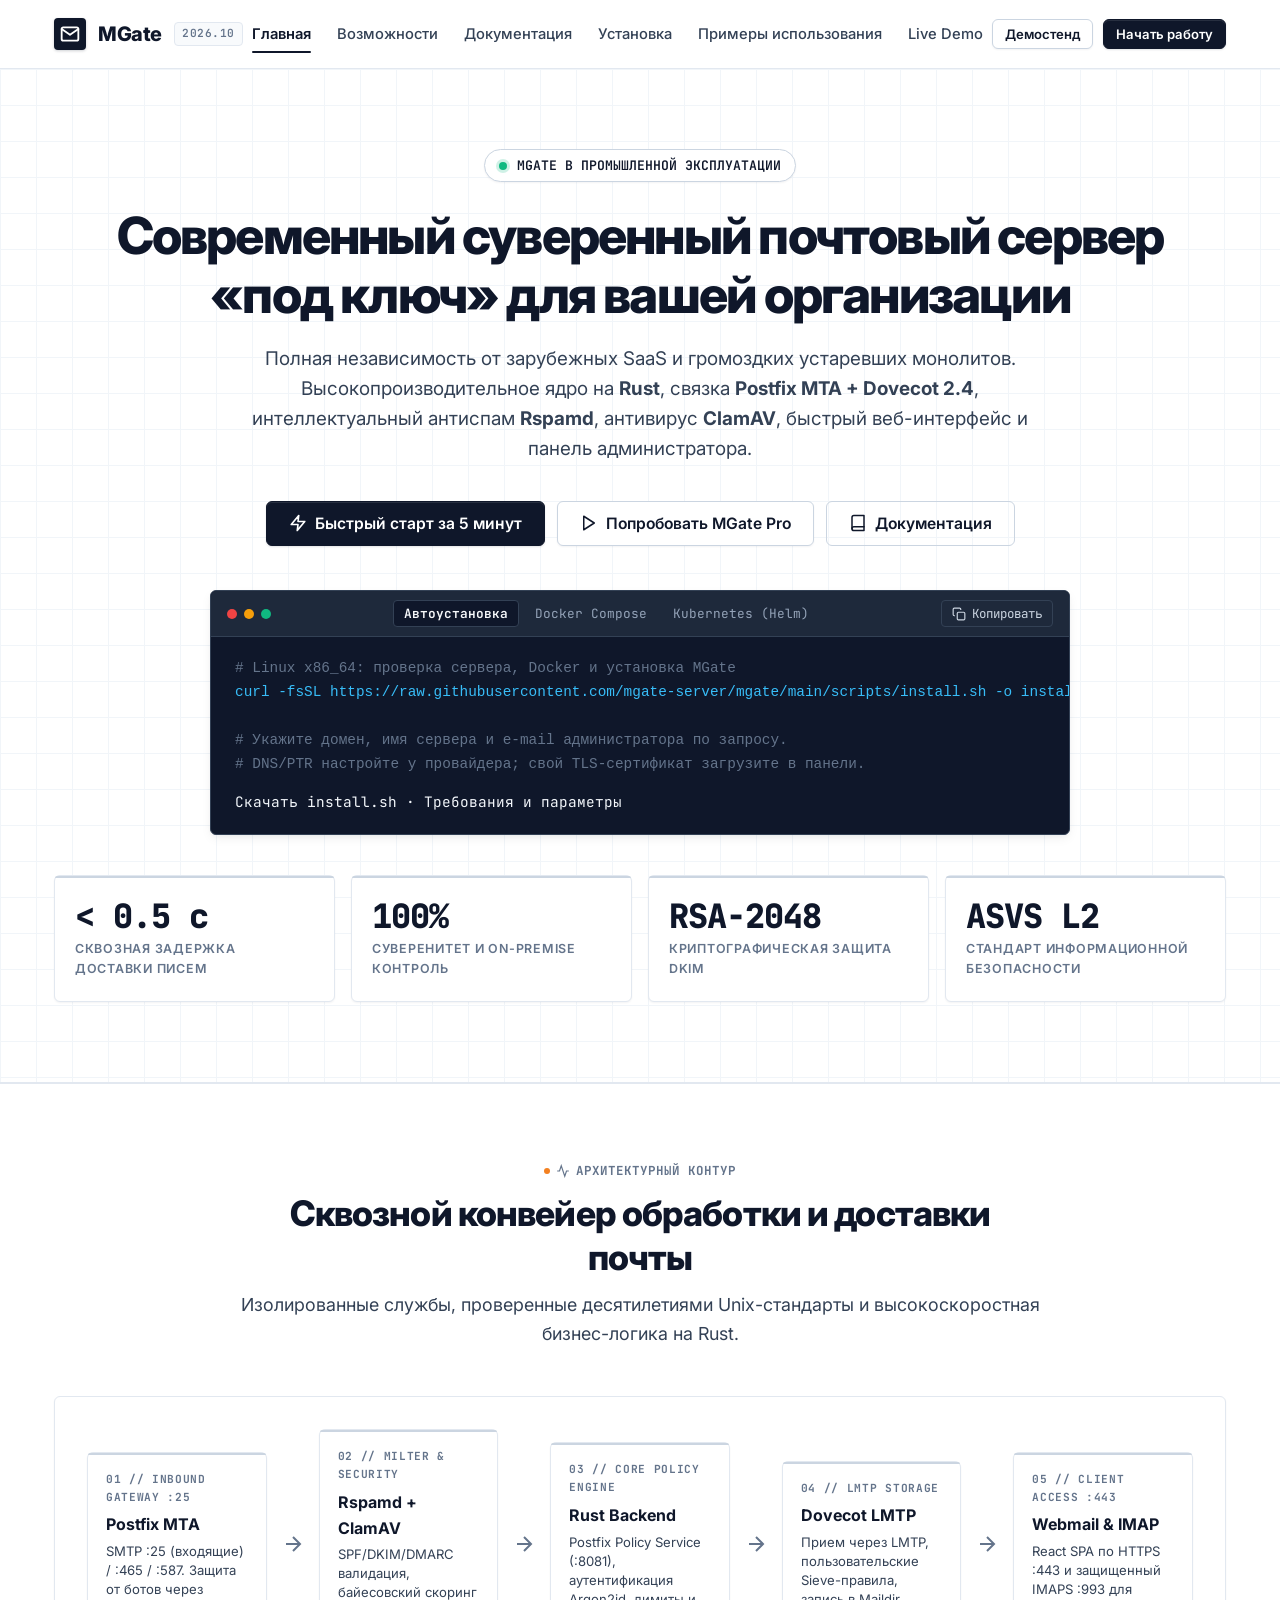
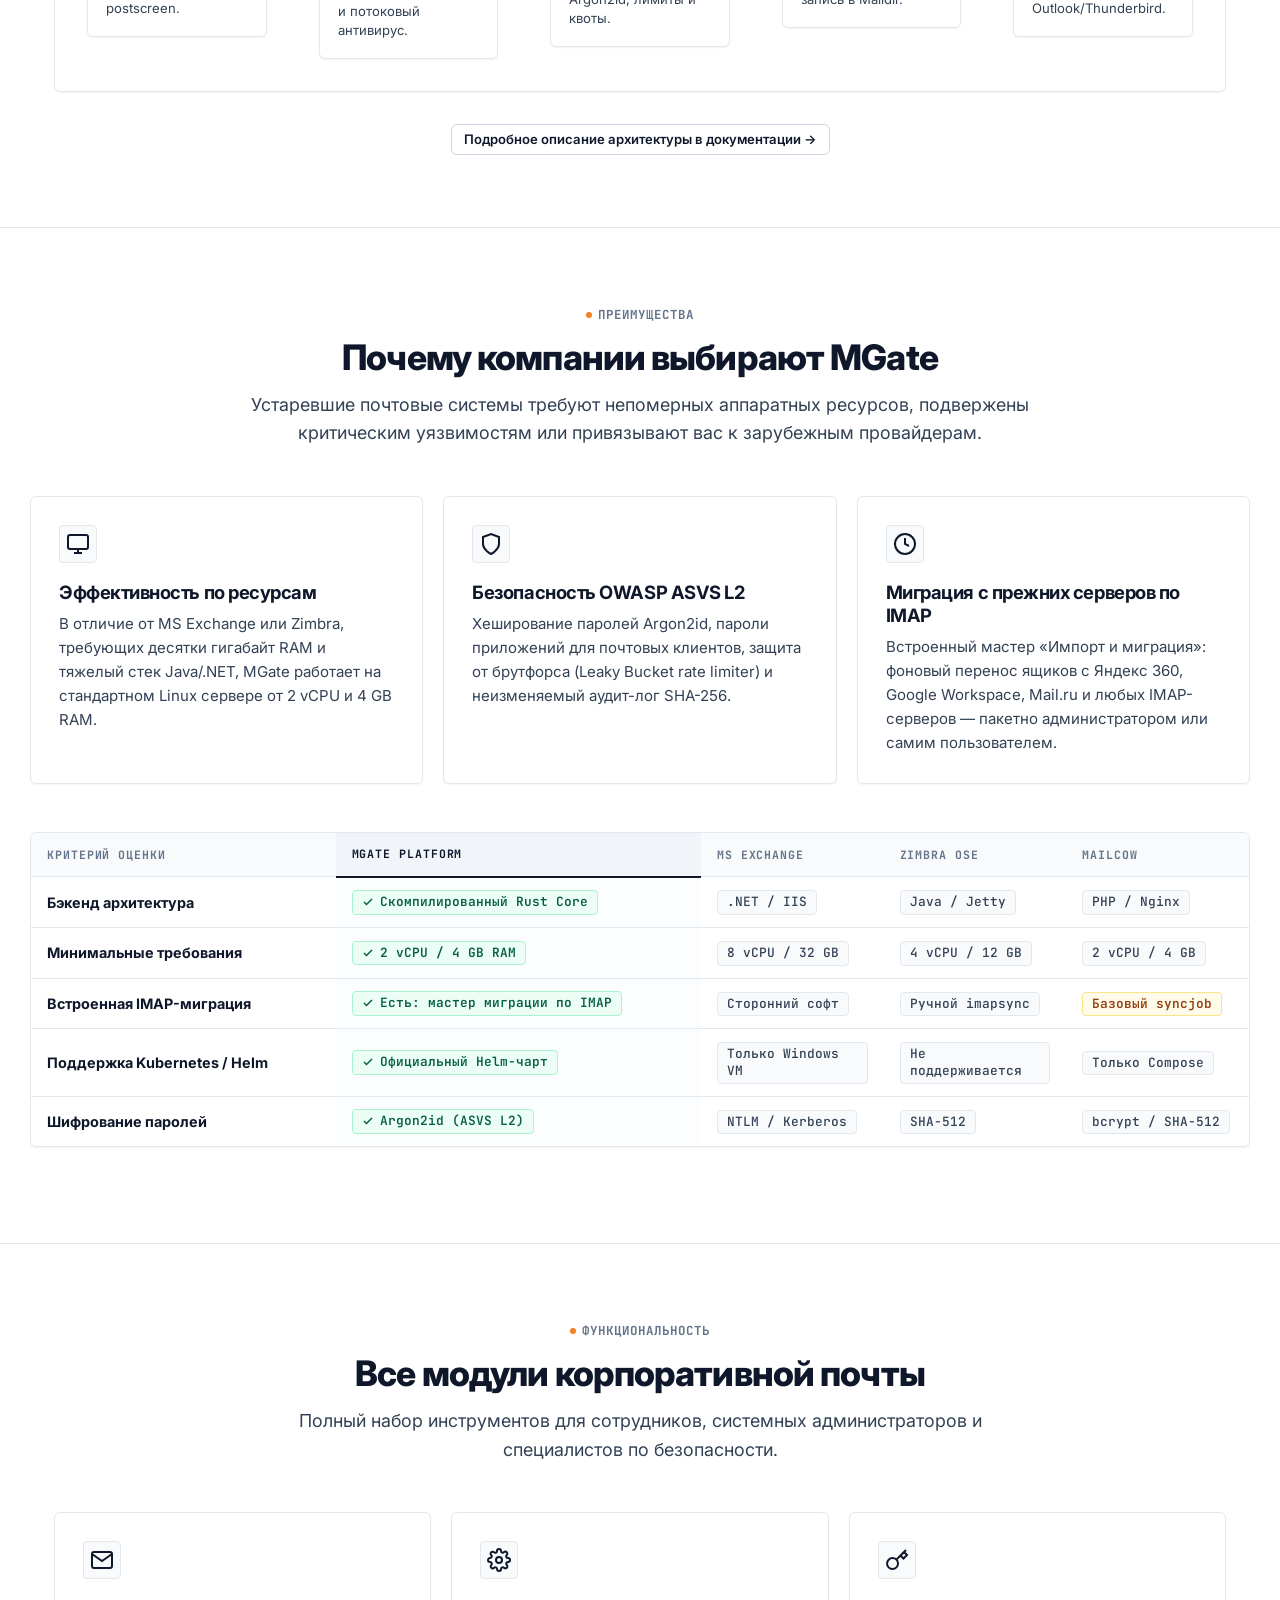
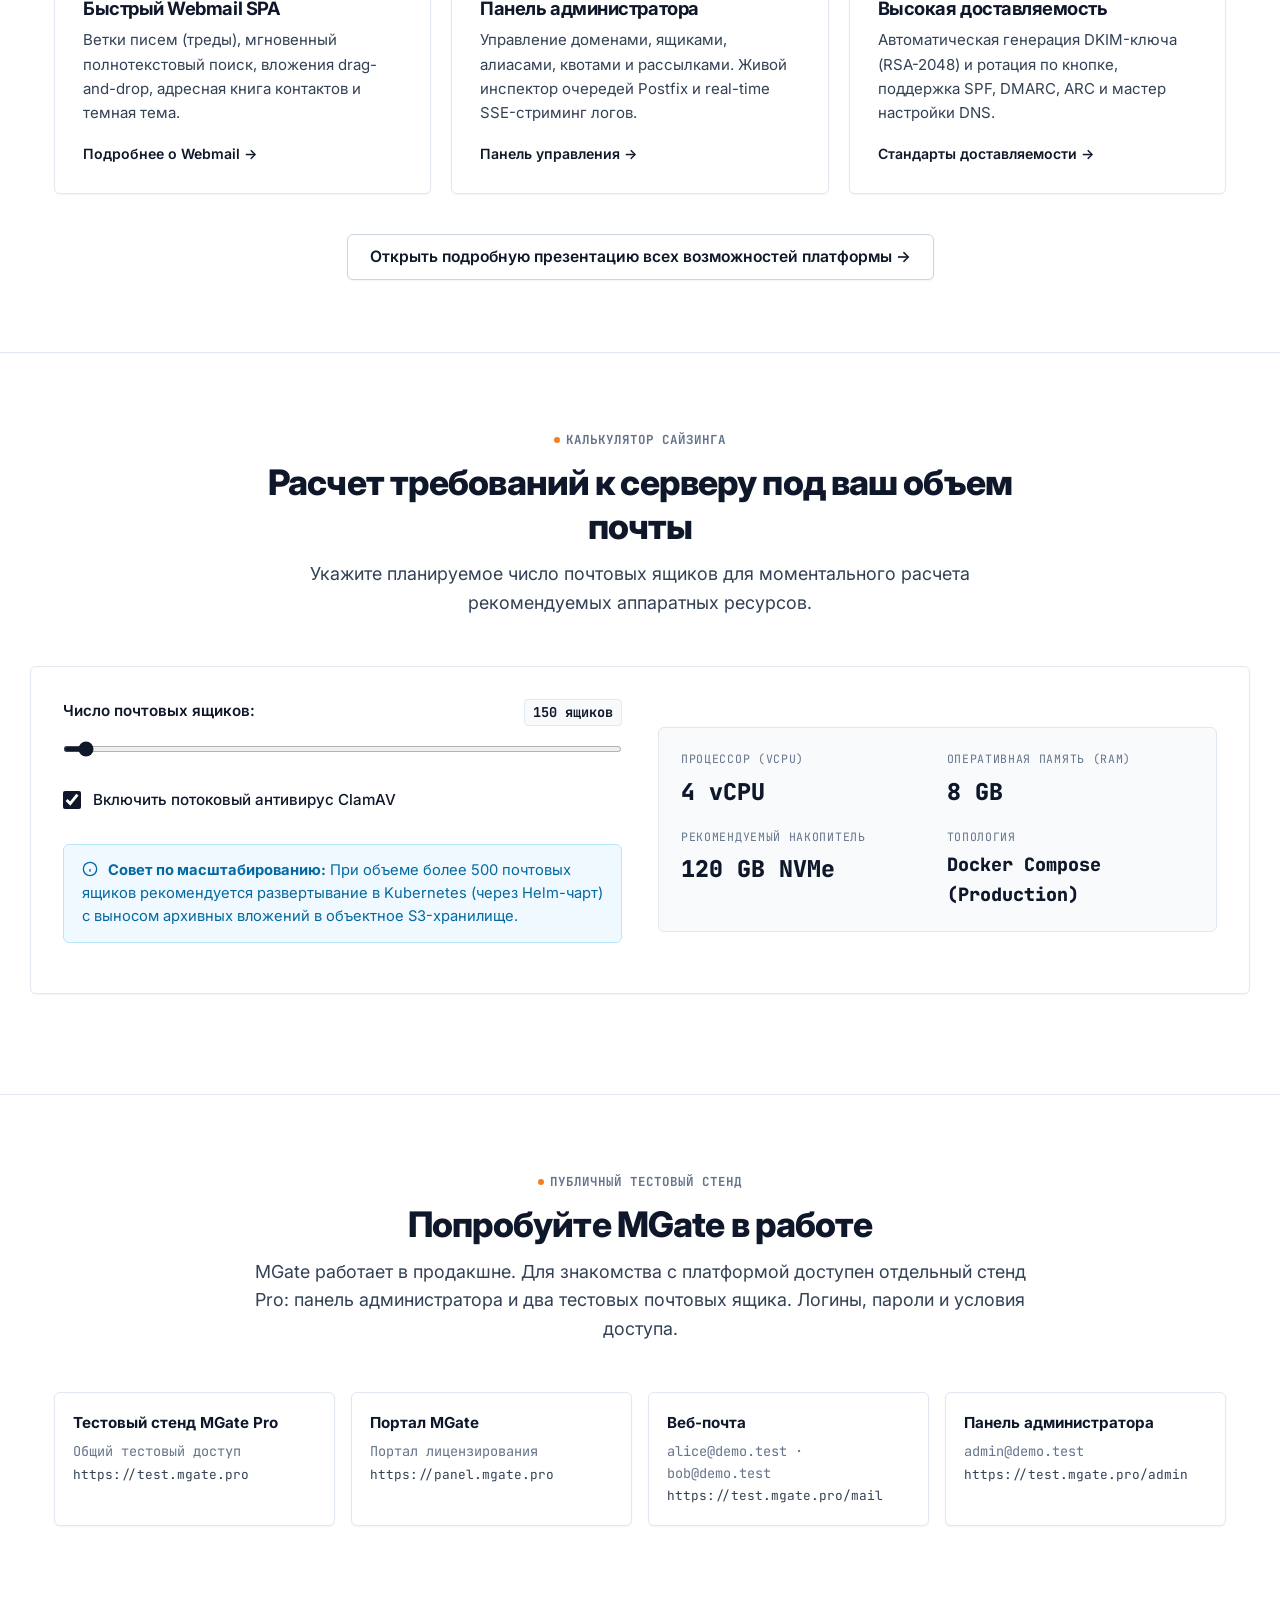
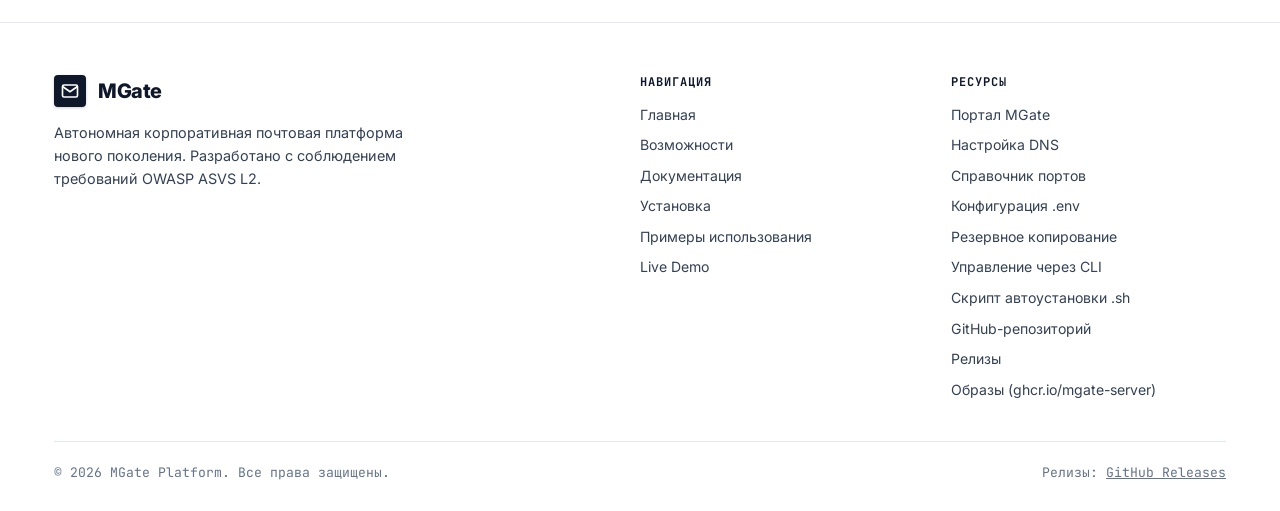
<file: index.html>
<!DOCTYPE html>
<html lang="ru">
<head>
  <meta charset="UTF-8">
  <meta name="viewport" content="width=device-width, initial-scale=1.0">
  <link rel="canonical" href="https://mgate.pro/">
  <title>MGate — Корпоративная автономная почтовая платформа</title>
  <link rel="preconnect" href="https://fonts.googleapis.com">
  <link rel="preconnect" href="https://fonts.gstatic.com" crossorigin>
  <link href="https://fonts.googleapis.com/css2?family=Inter:wght@400;500;600;700;800&family=JetBrains+Mono:wght@400;500;600;700&display=swap" rel="stylesheet">
  <link rel="stylesheet" href="/assets/css/style.css?v=20261024-production">
</head>
<body>

  <!-- Sticky Header -->
  <header>
    <div class="container nav-container">
      <a href="/" class="brand">
        <div class="brand-icon">
          <svg width="20" height="20" viewBox="0 0 24 24" fill="none" stroke="currentColor" stroke-width="2.2" stroke-linecap="round" stroke-linejoin="round">
            <path d="M4 4h16c1.1 0 2 .9 2 2v12c0 1.1-.9 2-2 2H4c-1.1 0-2-.9-2-2V6c0-1.1.9-2 2-2z"></path>
            <polyline points="22,6 12,13 2,6"></polyline>
          </svg>
        </div>
        <span>MGate</span>
        <span class="brand-badge">2026.10</span>
      </a>

      <nav>
        <ul class="nav-menu" id="navMenu">
          <li class="nav-item"><a href="/" class="active">Главная</a></li>
          <li class="nav-item"><a href="/features/">Возможности</a></li>
          <li class="nav-item"><a href="/docs/">Документация</a></li>
          <li class="nav-item"><a href="/install/">Установка</a></li>
          <li class="nav-item"><a href="/examples/">Примеры использования</a></li>
          <li class="nav-item"><a href="/live-demo/">Live Demo</a></li>
        </ul>
      </nav>

      <div class="nav-actions">
        <a href="/live-demo/" class="btn btn-secondary btn-sm">Демостенд</a>
        <a href="/install/" class="btn btn-primary btn-sm">Начать работу</a>

        <button class="mobile-toggle" id="mobileMenuToggle" aria-label="Открыть меню">
          <svg width="22" height="22" viewBox="0 0 24 24" fill="none" stroke="currentColor" stroke-width="2">
            <line x1="3" y1="12" x2="21" y2="12"></line>
            <line x1="3" y1="6" x2="21" y2="6"></line>
            <line x1="3" y1="18" x2="21" y2="18"></line>
          </svg>
        </button>
      </div>
    </div>
  </header>

  <main>
    <!-- Hero Section -->
    <section class="hero">
      <div class="container hero-content">
        <div class="pill-badge">
          <span class="status-pulse-dot"></span>
          <span>MGATE В ПРОМЫШЛЕННОЙ ЭКСПЛУАТАЦИИ</span>
        </div>

        <h1>
          Современный суверенный почтовый сервер <br>
          <span class="text-gradient">«под ключ» для вашей организации</span>
        </h1>

        <p class="hero-desc">
          Полная независимость от зарубежных SaaS и громоздких устаревших монолитов. Высокопроизводительное ядро на <strong>Rust</strong>, связка <strong>Postfix MTA + Dovecot 2.4</strong>, интеллектуальный антиспам <strong>Rspamd</strong>, антивирус <strong>ClamAV</strong>, быстрый веб-интерфейс и панель администратора.
        </p>

        <div class="hero-actions">
          <a href="/install/" class="btn btn-primary btn-lg">
            <svg width="18" height="18" viewBox="0 0 24 24" fill="none" stroke="currentColor" stroke-width="2.2" stroke-linecap="round" stroke-linejoin="round">
              <polygon points="13 2 3 14 12 14 11 22 21 10 12 10 13 2"></polygon>
            </svg>
            Быстрый старт за 5 минут
          </a>
          <a href="/live-demo/" class="btn btn-secondary btn-lg">
            <svg width="18" height="18" viewBox="0 0 24 24" fill="none" stroke="currentColor" stroke-width="2" stroke-linecap="round" stroke-linejoin="round">
              <polygon points="5 3 19 12 5 21 5 3"></polygon>
            </svg>
            Попробовать MGate Pro
          </a>
          <a href="/docs/" class="btn btn-outline btn-lg">
            <svg width="18" height="18" viewBox="0 0 24 24" fill="none" stroke="currentColor" stroke-width="2" stroke-linecap="round" stroke-linejoin="round">
              <path d="M4 19.5A2.5 2.5 0 0 1 6.5 17H20"></path>
              <path d="M6.5 2H20v20H6.5A2.5 2.5 0 0 1 4 19.5v-15A2.5 2.5 0 0 1 6.5 2z"></path>
            </svg>
            Документация
          </a>
        </div>

        <!-- Terminal Quick Start Box -->
        <div class="terminal-box" data-tabs-scope>
          <div class="terminal-header" style="flex-wrap: wrap; gap: 12px;">
            <div class="terminal-dots">
              <span class="dot red"></span>
              <span class="dot yellow"></span>
              <span class="dot green"></span>
            </div>
            <div class="terminal-tabs" style="flex-wrap: wrap;" data-tabs>
              <button class="term-tab active" data-tab-target="term-auto">Автоустановка</button>
              <button class="term-tab" data-tab-target="term-compose">Docker Compose</button>
              <button class="term-tab" data-tab-target="term-helm">Kubernetes (Helm)</button>
            </div>
            <button class="copy-btn" data-copy-target=".terminal-body .tab-pane.active pre code" title="Скопировать команду">
              <svg width="14" height="14" viewBox="0 0 24 24" fill="none" stroke="currentColor" stroke-width="2">
                <rect x="9" y="9" width="13" height="13" rx="2" ry="2"></rect>
                <path d="M5 15H4a2 2 0 0 1-2-2V4a2 2 0 0 1 2-2h9a2 2 0 0 1 2 2v1"></path>
              </svg>
              Копировать
            </button>
          </div>
          <div class="terminal-body">
            <div class="tab-pane active" id="term-auto" data-tab-content>
              <pre><code><span class="comment"># Linux x86_64: проверка сервера, Docker и установка MGate</span>
curl -fsSL https://raw.githubusercontent.com/mgate-server/mgate/main/scripts/install.sh -o install-mgate.sh &amp;&amp; sudo bash install-mgate.sh

<span class="comment"># Укажите домен, имя сервера и e-mail администратора по запросу.</span>
<span class="comment"># DNS/PTR настройте у провайдера; свой TLS-сертификат загрузите в панели.</span></code></pre>
              <p style="margin-top: 14px;"><a href="https://raw.githubusercontent.com/mgate-server/mgate/main/scripts/install.sh" target="_blank" rel="noopener">Скачать install.sh</a> · <a href="/install/#auto-install">Требования и параметры</a></p>
            </div>
            <div class="tab-pane" id="term-compose" data-tab-content>
              <pre><code><span class="comment"># 1. Клонирование репозитория развертывания MGate и переход на последний релиз</span>
git clone https://github.com/mgate-server/mgate.git && cd mgate
git checkout "$(git tag --sort=-v:refname | head -n 1)"

<span class="comment"># 2. Автоматическая генерация конфигурации .env и надежных криптосекретов</span>
make init

<span class="comment"># 3. Укажите домен и e-mail администратора в .env (MGATE_HOSTNAME, MGATE_ADMIN_EMAIL)</span>
nano .env

<span class="comment"># 4. Загрузка образов (ghcr.io/mgate-server/*, публичные, без входа) и запуск стека</span>
docker compose pull && docker compose up -d

<span class="comment"># Готово! Веб-интерфейс и панель администратора доступны на https://mail.company.ru/admin</span></code></pre>
            </div>
            <div class="tab-pane" id="term-helm" data-tab-content>
              <pre><code><span class="comment"># Установка в кластер Kubernetes через официальный Helm-чарт (из репозитория на последнем релизе)</span>
cd mgate/deploy/helm/mgate
helm install mgate . \
  --namespace mgate --create-namespace \
  --set config.hostname=mail.company.ru \
  --set config.adminEmail=admin@company.ru</code></pre>
            </div>
          </div>
        </div>

        <!-- Stats Ribbon -->
        <div class="stats-ribbon">
          <div class="stat-card">
            <div class="stat-number">&lt; 0.5 с</div>
            <div class="stat-label">Сквозная задержка доставки писем</div>
          </div>
          <div class="stat-card">
            <div class="stat-number">100%</div>
            <div class="stat-label">Суверенитет и On-Premise контроль</div>
          </div>
          <div class="stat-card">
            <div class="stat-number">RSA-2048</div>
            <div class="stat-label">Криптографическая защита DKIM</div>
          </div>
          <div class="stat-card">
            <div class="stat-number">ASVS L2</div>
            <div class="stat-label">Стандарт информационной безопасности</div>
          </div>
        </div>
      </div>
    </section>

    <!-- Visual Architecture Pipeline Diagram -->
    <section class="section" style="background: var(--bg-surface); border-top: 1px solid var(--border-subtle); border-bottom: 1px solid var(--border-subtle);">
      <div class="container">
        <div class="section-title-wrap">
          <span class="section-tag">
            <svg width="14" height="14" viewBox="0 0 24 24" fill="none" stroke="currentColor" stroke-width="2"><polyline points="22 12 18 12 15 21 9 3 6 12 2 12"></polyline></svg>
            Архитектурный контур
          </span>
          <h2 class="section-title">Сквозной конвейер обработки и доставки почты</h2>
          <p class="section-subtitle">
            Изолированные службы, проверенные десятилетиями Unix-стандарты и высокоскоростная бизнес-логика на Rust.
          </p>
        </div>

        <!-- Custom Styled SVG/HTML Pipeline Diagram -->
        <div class="pipeline-diagram">
          <div class="flow-chart">
            <!-- Node 1 -->
            <div class="flow-node">
              <div class="flow-node-badge">01 // INBOUND GATEWAY :25</div>
              <div class="flow-node-title">Postfix MTA</div>
              <div class="flow-node-desc">SMTP :25 (входящие) / :465 / :587. Защита от ботов через postscreen.</div>
            </div>

            <!-- Arrow -->
            <div class="flow-arrow">
              <svg width="24" height="24" viewBox="0 0 24 24" fill="none" stroke="currentColor" stroke-width="2"><line x1="5" y1="12" x2="19" y2="12"></line><polyline points="12 5 19 12 12 19"></polyline></svg>
            </div>

            <!-- Node 2 -->
            <div class="flow-node">
              <div class="flow-node-badge">02 // MILTER & SECURITY</div>
              <div class="flow-node-title">Rspamd + ClamAV</div>
              <div class="flow-node-desc">SPF/DKIM/DMARC валидация, байесовский скоринг и потоковый антивирус.</div>
            </div>

            <!-- Arrow -->
            <div class="flow-arrow">
              <svg width="24" height="24" viewBox="0 0 24 24" fill="none" stroke="currentColor" stroke-width="2"><line x1="5" y1="12" x2="19" y2="12"></line><polyline points="12 5 19 12 12 19"></polyline></svg>
            </div>

            <!-- Node 3 -->
            <div class="flow-node">
              <div class="flow-node-badge">03 // CORE POLICY ENGINE</div>
              <div class="flow-node-title">Rust Backend</div>
              <div class="flow-node-desc">Postfix Policy Service (:8081), аутентификация Argon2id, лимиты и квоты.</div>
            </div>

            <!-- Arrow -->
            <div class="flow-arrow">
              <svg width="24" height="24" viewBox="0 0 24 24" fill="none" stroke="currentColor" stroke-width="2"><line x1="5" y1="12" x2="19" y2="12"></line><polyline points="12 5 19 12 12 19"></polyline></svg>
            </div>

            <!-- Node 4 -->
            <div class="flow-node">
              <div class="flow-node-badge">04 // LMTP STORAGE</div>
              <div class="flow-node-title">Dovecot LMTP</div>
              <div class="flow-node-desc">Прием через LMTP, пользовательские Sieve-правила, запись в Maildir.</div>
            </div>

            <!-- Arrow -->
            <div class="flow-arrow">
              <svg width="24" height="24" viewBox="0 0 24 24" fill="none" stroke="currentColor" stroke-width="2"><line x1="5" y1="12" x2="19" y2="12"></line><polyline points="12 5 19 12 12 19"></polyline></svg>
            </div>

            <!-- Node 5 -->
            <div class="flow-node">
              <div class="flow-node-badge">05 // CLIENT ACCESS :443</div>
              <div class="flow-node-title">Webmail & IMAP</div>
              <div class="flow-node-desc">React SPA по HTTPS :443 и защищенный IMAPS :993 для Outlook/Thunderbird.</div>
            </div>
          </div>
        </div>

        <div style="text-align: center; margin-top: 24px;">
          <a href="/docs/#mail-flow-scheme" class="btn btn-outline btn-sm">
            Подробное описание архитектуры в документации →
          </a>
        </div>
      </div>
    </section>

    <!-- Why MGate Section (Comparison with legacy solutions) -->
    <section class="section container">
      <div class="section-title-wrap">
        <span class="section-tag">Преимущества</span>
        <h2 class="section-title">Почему компании выбирают MGate</h2>
        <p class="section-subtitle">
          Устаревшие почтовые системы требуют непомерных аппаратных ресурсов, подвержены критическим уязвимостям или привязывают вас к зарубежным провайдерам.
        </p>
      </div>

      <div class="grid-3">
        <div class="card">
          <div class="card-icon-wrap">
            <svg width="24" height="24" viewBox="0 0 24 24" fill="none" stroke="currentColor" stroke-width="2"><rect x="2" y="3" width="20" height="14" rx="2" ry="2"></rect><line x1="8" y1="21" x2="16" y2="21"></line><line x1="12" y1="17" x2="12" y2="21"></line></svg>
          </div>
          <h3>Эффективность по ресурсам</h3>
          <p>
            В отличие от MS Exchange или Zimbra, требующих десятки гигабайт RAM и тяжелый стек Java/.NET, MGate работает на стандартном Linux сервере от 2 vCPU и 4 GB RAM.
          </p>
        </div>

        <div class="card">
          <div class="card-icon-wrap">
            <svg width="24" height="24" viewBox="0 0 24 24" fill="none" stroke="currentColor" stroke-width="2"><path d="M12 22s8-4 8-10V5l-8-3-8 3v7c0 6 8 10 8 10z"></path></svg>
          </div>
          <h3>Безопасность OWASP ASVS L2</h3>
          <p>
            Хеширование паролей Argon2id, пароли приложений для почтовых клиентов, защита от брутфорса (Leaky Bucket rate limiter) и неизменяемый аудит-лог SHA-256.
          </p>
        </div>

        <div class="card">
          <div class="card-icon-wrap">
            <svg width="24" height="24" viewBox="0 0 24 24" fill="none" stroke="currentColor" stroke-width="2"><circle cx="12" cy="12" r="10"></circle><polyline points="12 6 12 12 16 14"></polyline></svg>
          </div>
          <h3>Миграция с прежних серверов по IMAP</h3>
          <p>
            Встроенный мастер «Импорт и миграция»: фоновый перенос ящиков с Яндекс 360, Google Workspace, Mail.ru и любых IMAP-серверов — пакетно администратором или самим пользователем.
          </p>
        </div>
      </div>

      <!-- Comparison Matrix Table -->
      <div class="matrix-wrap" style="margin-top: 48px;">
        <table class="matrix-table">
          <thead>
            <tr>
              <th style="width: 25%;">Критерий оценки</th>
              <th class="col-mgate" style="width: 30%;">MGate Platform</th>
              <th style="width: 15%;">MS Exchange</th>
              <th style="width: 15%;">Zimbra OSE</th>
              <th style="width: 15%;">Mailcow</th>
            </tr>
          </thead>
          <tbody>
            <tr>
              <td><strong>Бэкенд архитектура</strong></td>
              <td class="col-mgate">
                <span class="table-badge-success">
                  <svg width="12" height="12" viewBox="0 0 24 24" fill="none" stroke="currentColor" stroke-width="3"><polyline points="20 6 9 17 4 12"></polyline></svg>
                  Скомпилированный Rust Core
                </span>
              </td>
              <td><span class="table-badge-neutral">.NET / IIS</span></td>
              <td><span class="table-badge-neutral">Java / Jetty</span></td>
              <td><span class="table-badge-neutral">PHP / Nginx</span></td>
            </tr>
            <tr>
              <td><strong>Минимальные требования</strong></td>
              <td class="col-mgate">
                <span class="table-badge-success">
                  <svg width="12" height="12" viewBox="0 0 24 24" fill="none" stroke="currentColor" stroke-width="3"><polyline points="20 6 9 17 4 12"></polyline></svg>
                  2 vCPU / 4 GB RAM
                </span>
              </td>
              <td><span class="table-badge-neutral">8 vCPU / 32 GB</span></td>
              <td><span class="table-badge-neutral">4 vCPU / 12 GB</span></td>
              <td><span class="table-badge-neutral">2 vCPU / 4 GB</span></td>
            </tr>
            <tr>
              <td><strong>Встроенная IMAP-миграция</strong></td>
              <td class="col-mgate">
                <span class="table-badge-success">
                  <svg width="12" height="12" viewBox="0 0 24 24" fill="none" stroke="currentColor" stroke-width="3"><polyline points="20 6 9 17 4 12"></polyline></svg>
                  Есть: мастер миграции по IMAP
                </span>
              </td>
              <td><span class="table-badge-neutral">Сторонний софт</span></td>
              <td><span class="table-badge-neutral">Ручной imapsync</span></td>
              <td><span class="table-badge-warn">Базовый syncjob</span></td>
            </tr>
            <tr>
              <td><strong>Поддержка Kubernetes / Helm</strong></td>
              <td class="col-mgate">
                <span class="table-badge-success">
                  <svg width="12" height="12" viewBox="0 0 24 24" fill="none" stroke="currentColor" stroke-width="3"><polyline points="20 6 9 17 4 12"></polyline></svg>
                  Официальный Helm-чарт
                </span>
              </td>
              <td><span class="table-badge-neutral">Только Windows VM</span></td>
              <td><span class="table-badge-neutral">Не поддерживается</span></td>
              <td><span class="table-badge-neutral">Только Compose</span></td>
            </tr>
            <tr>
              <td><strong>Шифрование паролей</strong></td>
              <td class="col-mgate">
                <span class="table-badge-success">
                  <svg width="12" height="12" viewBox="0 0 24 24" fill="none" stroke="currentColor" stroke-width="3"><polyline points="20 6 9 17 4 12"></polyline></svg>
                  Argon2id (ASVS L2)
                </span>
              </td>
              <td><span class="table-badge-neutral">NTLM / Kerberos</span></td>
              <td><span class="table-badge-neutral">SHA-512</span></td>
              <td><span class="table-badge-neutral">bcrypt / SHA-512</span></td>
            </tr>
          </tbody>
        </table>
      </div>
    </section>

    <!-- Key Modules Overview -->
    <section class="section" style="background: var(--bg-surface); border-top: 1px solid var(--border-subtle); border-bottom: 1px solid var(--border-subtle);">
      <div class="container">
        <div class="section-title-wrap">
          <span class="section-tag">Функциональность</span>
          <h2 class="section-title">Все модули корпоративной почты</h2>
          <p class="section-subtitle">
            Полный набор инструментов для сотрудников, системных администраторов и специалистов по безопасности.
          </p>
        </div>

        <div class="grid-3">
          <div class="card">
            <div class="card-icon-wrap">
              <svg width="24" height="24" viewBox="0 0 24 24" fill="none" stroke="currentColor" stroke-width="2"><path d="M4 4h16c1.1 0 2 .9 2 2v12c0 1.1-.9 2-2 2H4c-1.1 0-2-.9-2-2V6c0-1.1.9-2 2-2z"></path><polyline points="22,6 12,13 2,6"></polyline></svg>
            </div>
            <h3>Быстрый Webmail SPA</h3>
            <p>
              Ветки писем (треды), мгновенный полнотекстовый поиск, вложения drag-and-drop, адресная книга контактов и темная тема.
            </p>
            <a href="/features/#webmail" class="card-link">Подробнее о Webmail →</a>
          </div>

          <div class="card">
            <div class="card-icon-wrap">
              <svg width="24" height="24" viewBox="0 0 24 24" fill="none" stroke="currentColor" stroke-width="2"><circle cx="12" cy="12" r="3"></circle><path d="M19.4 15a1.65 1.65 0 0 0 .33 1.82l.06.06a2 2 0 0 1 0 2.83 2 2 0 0 1-2.83 0l-.06-.06a1.65 1.65 0 0 0-1.82-.33 1.65 1.65 0 0 0-1 1.51V21a2 2 0 0 1-2 2 2 2 0 0 1-2-2v-.09A1.65 1.65 0 0 0 9 19.4a1.65 1.65 0 0 0-1.82.33l-.06.06a2 2 0 0 1-2.83 0 2 2 0 0 1 0-2.83l.06-.06a1.65 1.65 0 0 0 .33-1.82 1.65 1.65 0 0 0-1.51-1H3a2 2 0 0 1-2-2 2 2 0 0 1 2-2h.09A1.65 1.65 0 0 0 4.6 9a1.65 1.65 0 0 0-.33-1.82l-.06-.06a2 2 0 0 1 0-2.83 2 2 0 0 1 2.83 0l.06.06a1.65 1.65 0 0 0 1.82.33H9a1.65 1.65 0 0 0 1-1.51V3a2 2 0 0 1 2-2 2 2 0 0 1 2 2v.09a1.65 1.65 0 0 0 1 1.51 1.65 1.65 0 0 0 1.82-.33l.06-.06a2 2 0 0 1 2.83 0 2 2 0 0 1 0 2.83l-.06.06a1.65 1.65 0 0 0-.33 1.82V9a1.65 1.65 0 0 0 1.51 1H21a2 2 0 0 1 2 2 2 2 0 0 1-2 2h-.09a1.65 1.65 0 0 0-1.51 1z"></path></svg>
            </div>
            <h3>Панель администратора</h3>
            <p>
              Управление доменами, ящиками, алиасами, квотами и рассылками. Живой инспектор очередей Postfix и real-time SSE-стриминг логов.
            </p>
            <a href="/features/#admin" class="card-link">Панель управления →</a>
          </div>

          <div class="card">
            <div class="card-icon-wrap">
              <svg width="24" height="24" viewBox="0 0 24 24" fill="none" stroke="currentColor" stroke-width="2"><path d="M21 2l-2 2m-7.61 7.61a5.5 5.5 0 1 1-7.778 7.778 5.5 5.5 0 0 1 7.777-7.777zm0 0L15.5 7.5m0 0l3 3L22 7l-3-3m-3.5 3.5L19 4"></path></svg>
            </div>
            <h3>Высокая доставляемость</h3>
            <p>
              Автоматическая генерация DKIM-ключа (RSA-2048) и ротация по кнопке, поддержка SPF, DMARC, ARC и мастер настройки DNS.
            </p>
            <a href="/features/#deliverability" class="card-link">Стандарты доставляемости →</a>
          </div>
        </div>

        <div style="text-align: center; margin-top: 40px;">
          <a href="/features/" class="btn btn-secondary btn-lg">
            Открыть подробную презентацию всех возможностей платформы →
          </a>
        </div>
      </div>
    </section>

    <!-- Sizing Calculator -->
    <section class="section container">
      <div class="section-title-wrap">
        <span class="section-tag">Калькулятор сайзинга</span>
        <h2 class="section-title">Расчет требований к серверу под ваш объем почты</h2>
        <p class="section-subtitle">
          Укажите планируемое число почтовых ящиков для моментального расчета рекомендуемых аппаратных ресурсов.
        </p>
      </div>

      <div class="calc-box">
        <div class="calc-grid">
          <div class="calc-controls">
            <div class="calc-field">
              <label>
                <span>Число почтовых ящиков:</span>
                <span class="calc-val-badge" id="calcUsersDisplay">150 ящиков</span>
              </label>
              <input type="range" class="calc-slider" id="calcUsers" min="10" max="5000" step="10" value="150">
            </div>

            <div style="display: flex; align-items: center; gap: 12px; margin-top: 6px;">
              <input type="checkbox" id="calcClamav" checked style="width: 18px; height: 18px; accent-color: var(--primary); cursor: pointer;">
              <label for="calcClamav" style="font-weight: 500; font-size: 0.95rem; cursor: pointer;">
                Включить потоковый антивирус ClamAV
              </label>
            </div>

            <div class="alert alert-info" style="margin-top: 10px;">
              <svg width="16" height="16" viewBox="0 0 24 24" fill="none" stroke="currentColor" stroke-width="2" style="vertical-align: -2px; margin-right: 6px;"><circle cx="12" cy="12" r="10"></circle><line x1="12" y1="16" x2="12" y2="12"></line><line x1="12" y1="8" x2="12.01" y2="8"></line></svg>
              <strong>Совет по масштабированию:</strong> При объеме более 500 почтовых ящиков рекомендуется развертывание в Kubernetes (через Helm-чарт) с выносом архивных вложений в объектное S3-хранилище.
            </div>
          </div>

          <div class="calc-results">
            <div class="res-item">
              <span class="res-label">Процессор (vCPU)</span>
              <span class="res-val" id="calcCpu">4 vCPU</span>
            </div>
            <div class="res-item">
              <span class="res-label">Оперативная память (RAM)</span>
              <span class="res-val" id="calcRam">8 GB</span>
            </div>
            <div class="res-item">
              <span class="res-label">Рекомендуемый накопитель</span>
              <span class="res-val" id="calcDisk">120 GB NVMe</span>
            </div>
            <div class="res-item">
              <span class="res-label">Топология</span>
              <span class="res-val" id="calcTopology" style="font-size: 1.15rem; color: var(--primary);">Docker Compose (Production)</span>
            </div>
          </div>
        </div>
      </div>
    </section>

    <!-- Test Stands Section -->
    <section class="section" style="background: var(--bg-surface); border-top: 1px solid var(--border-subtle);">
      <div class="container">
        <div class="section-title-wrap">
          <span class="section-tag">Публичный тестовый стенд</span>
          <h2 class="section-title">Попробуйте MGate в работе</h2>
          <p class="section-subtitle">
            MGate работает в продакшне. Для знакомства с платформой доступен отдельный стенд Pro: панель администратора и два тестовых почтовых ящика. <a href="/live-demo/">Логины, пароли и условия доступа</a>.
          </p>
        </div>

        <div class="stand-grid">
          <a href="https://test.mgate.pro" target="_blank" rel="noopener" class="stand-card">
            <div class="stand-card-header">
              <span class="stand-title">Тестовый стенд MGate Pro</span>
            </div>
            <div class="stand-ip">Общий тестовый доступ</div>
            <div class="stand-url">https://test.mgate.pro</div>
          </a>

          <a href="https://panel.mgate.pro" target="_blank" rel="noopener" class="stand-card">
            <div class="stand-card-header">
              <span class="stand-title">Портал MGate</span>
            </div>
            <div class="stand-ip">Портал лицензирования</div>
            <div class="stand-url">https://panel.mgate.pro</div>
          </a>

          <a href="https://test.mgate.pro/mail" target="_blank" rel="noopener" class="stand-card">
            <div class="stand-card-header">
              <span class="stand-title">Веб-почта</span>
            </div>
            <div class="stand-ip">alice@demo.test · bob@demo.test</div>
            <div class="stand-url">https://test.mgate.pro/mail</div>
          </a>

          <a href="https://test.mgate.pro/admin" target="_blank" rel="noopener" class="stand-card">
            <div class="stand-card-header">
              <span class="stand-title">Панель администратора</span>
            </div>
            <div class="stand-ip">admin@demo.test</div>
            <div class="stand-url">https://test.mgate.pro/admin</div>
          </a>
        </div>
      </div>
    </section>
  </main>

  <!-- Footer -->
  <footer>
    <div class="container">
      <div class="footer-grid">
        <div class="footer-col">
          <div class="brand" style="margin-bottom: 14px;">
            <div class="brand-icon">
              <svg width="18" height="18" viewBox="0 0 24 24" fill="none" stroke="currentColor" stroke-width="2.2">
                <path d="M4 4h16c1.1 0 2 .9 2 2v12c0 1.1-.9 2-2 2H4c-1.1 0-2-.9-2-2V6c0-1.1.9-2 2-2z"></path>
                <polyline points="22,6 12,13 2,6"></polyline>
              </svg>
            </div>
            <span>MGate</span>
          </div>
          <p style="font-size: 0.9rem; line-height: 1.6; color: var(--text-muted); max-width: 360px;">
            Автономная корпоративная почтовая платформа нового поколения. Разработано с соблюдением требований OWASP ASVS L2.
          </p>
        </div>

        <div class="footer-col">
          <h4>Навигация</h4>
          <ul class="footer-links">
            <li><a href="/">Главная</a></li>
            <li><a href="/features/">Возможности</a></li>
            <li><a href="/docs/">Документация</a></li>
            <li><a href="/install/">Установка</a></li>
            <li><a href="/examples/">Примеры использования</a></li>
            <li><a href="/live-demo/">Live Demo</a></li>
          </ul>
        </div>

        <div class="footer-col">
          <h4>Ресурсы</h4>
          <ul class="footer-links">
            <li><a href="https://panel.mgate.pro" target="_blank" rel="noopener">Портал MGate</a></li>
            <li><a href="/docs/#dns-records">Настройка DNS</a></li>
            <li><a href="https://github.com/mgate-server/mgate/blob/main/docs/DEPLOYMENT.md">Справочник портов</a></li>
            <li><a href="https://github.com/mgate-server/mgate/blob/main/docs/CONFIGURATION.md">Конфигурация .env</a></li>
            <li><a href="/docs/#tls-backups">Резервное копирование</a></li>
            <li><a href="https://github.com/mgate-server/mgate/blob/main/docs/OPERATIONS.md">Управление через CLI</a></li>
            <li><a href="https://raw.githubusercontent.com/mgate-server/mgate/main/scripts/install.sh" target="_blank" rel="noopener">Скрипт автоустановки .sh</a></li>
            <li><a href="https://github.com/mgate-server/mgate" target="_blank" rel="noopener">GitHub-репозиторий</a></li>
            <li><a href="https://github.com/mgate-server/mgate/releases" target="_blank" rel="noopener">Релизы</a></li>
            <li><a href="https://github.com/orgs/mgate-server/packages" target="_blank" rel="noopener">Образы (ghcr.io/mgate-server)</a></li>
          </ul>
        </div>
      </div>

      <div class="footer-bottom">
        <div>© 2026 MGate Platform. Все права защищены.</div>
        <div style="color: var(--text-dim);">Релизы: <a href="https://github.com/mgate-server/mgate/releases" target="_blank" rel="noopener" style="color: inherit; text-decoration: underline;">GitHub Releases</a></div>
      </div>
    </div>
  </footer>

  <script src="/assets/js/app.js?v=20261024-production"></script>
</body>
</html>
</file>
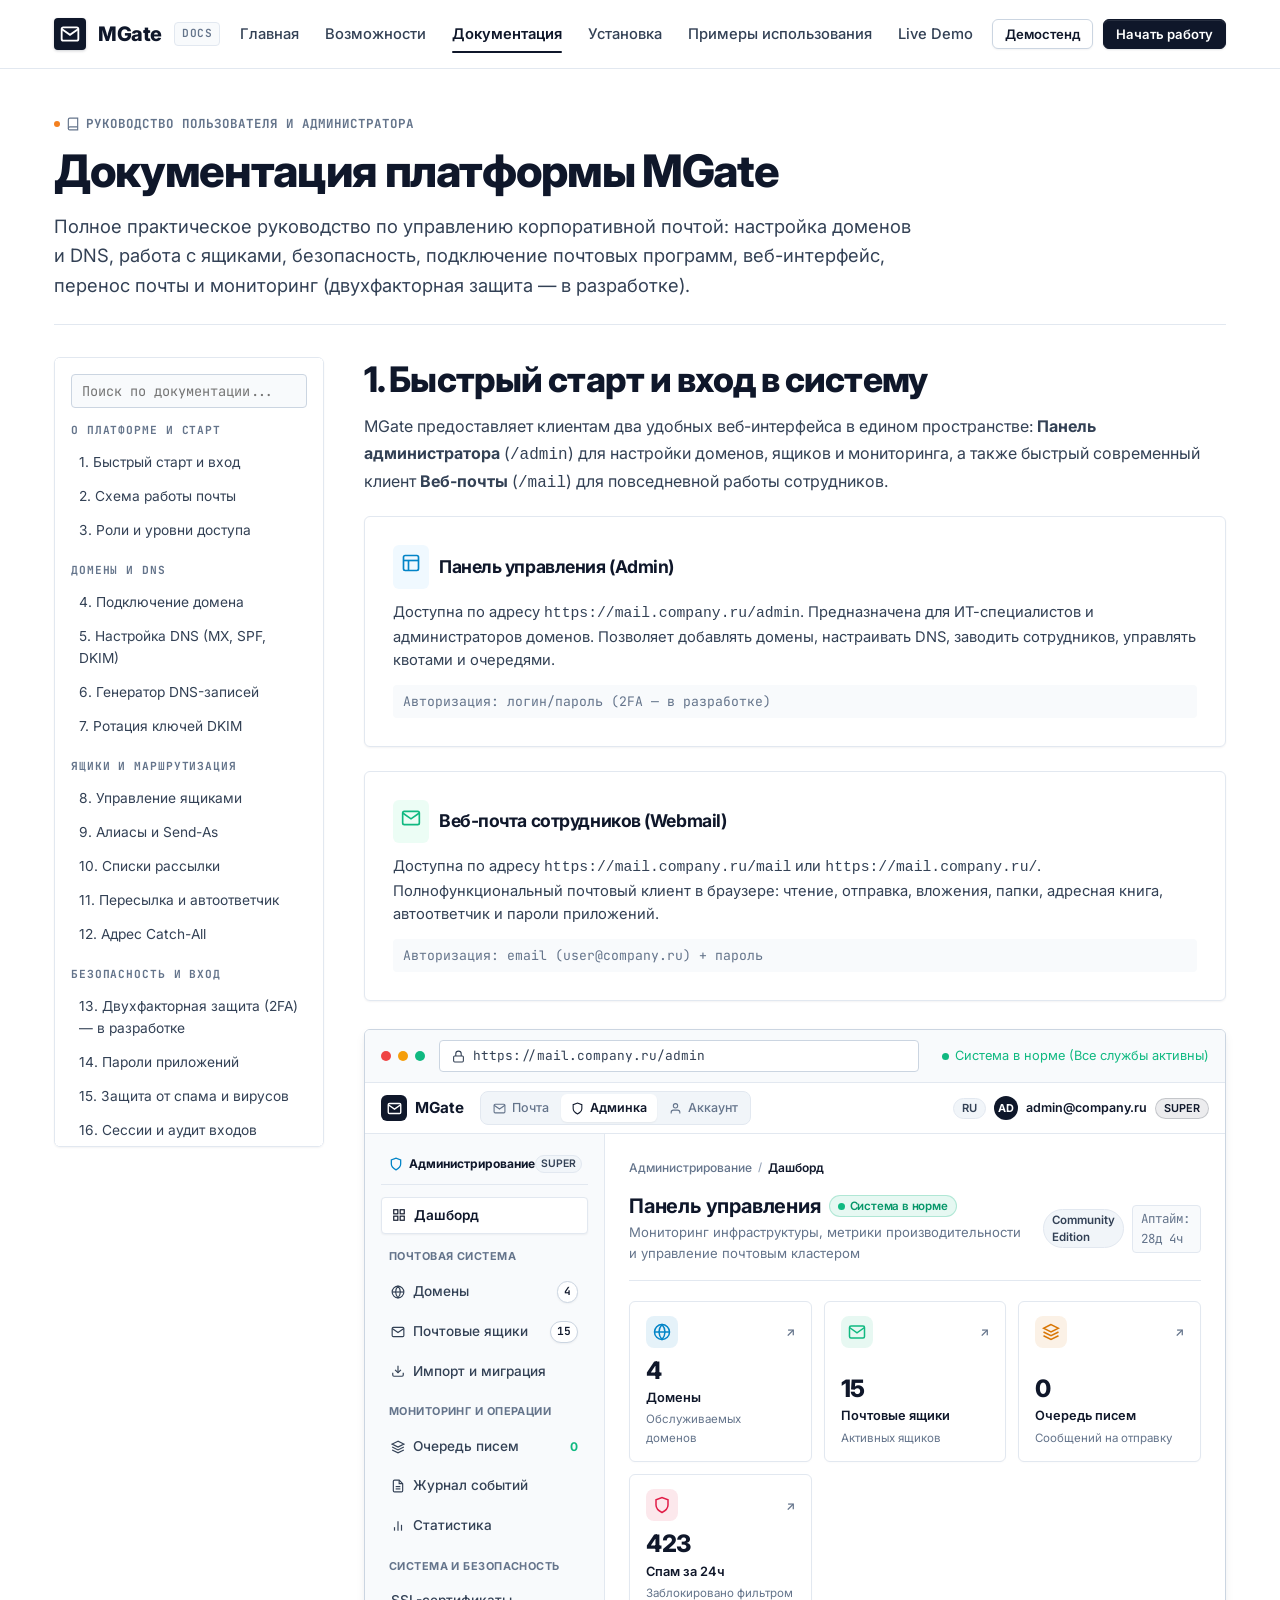
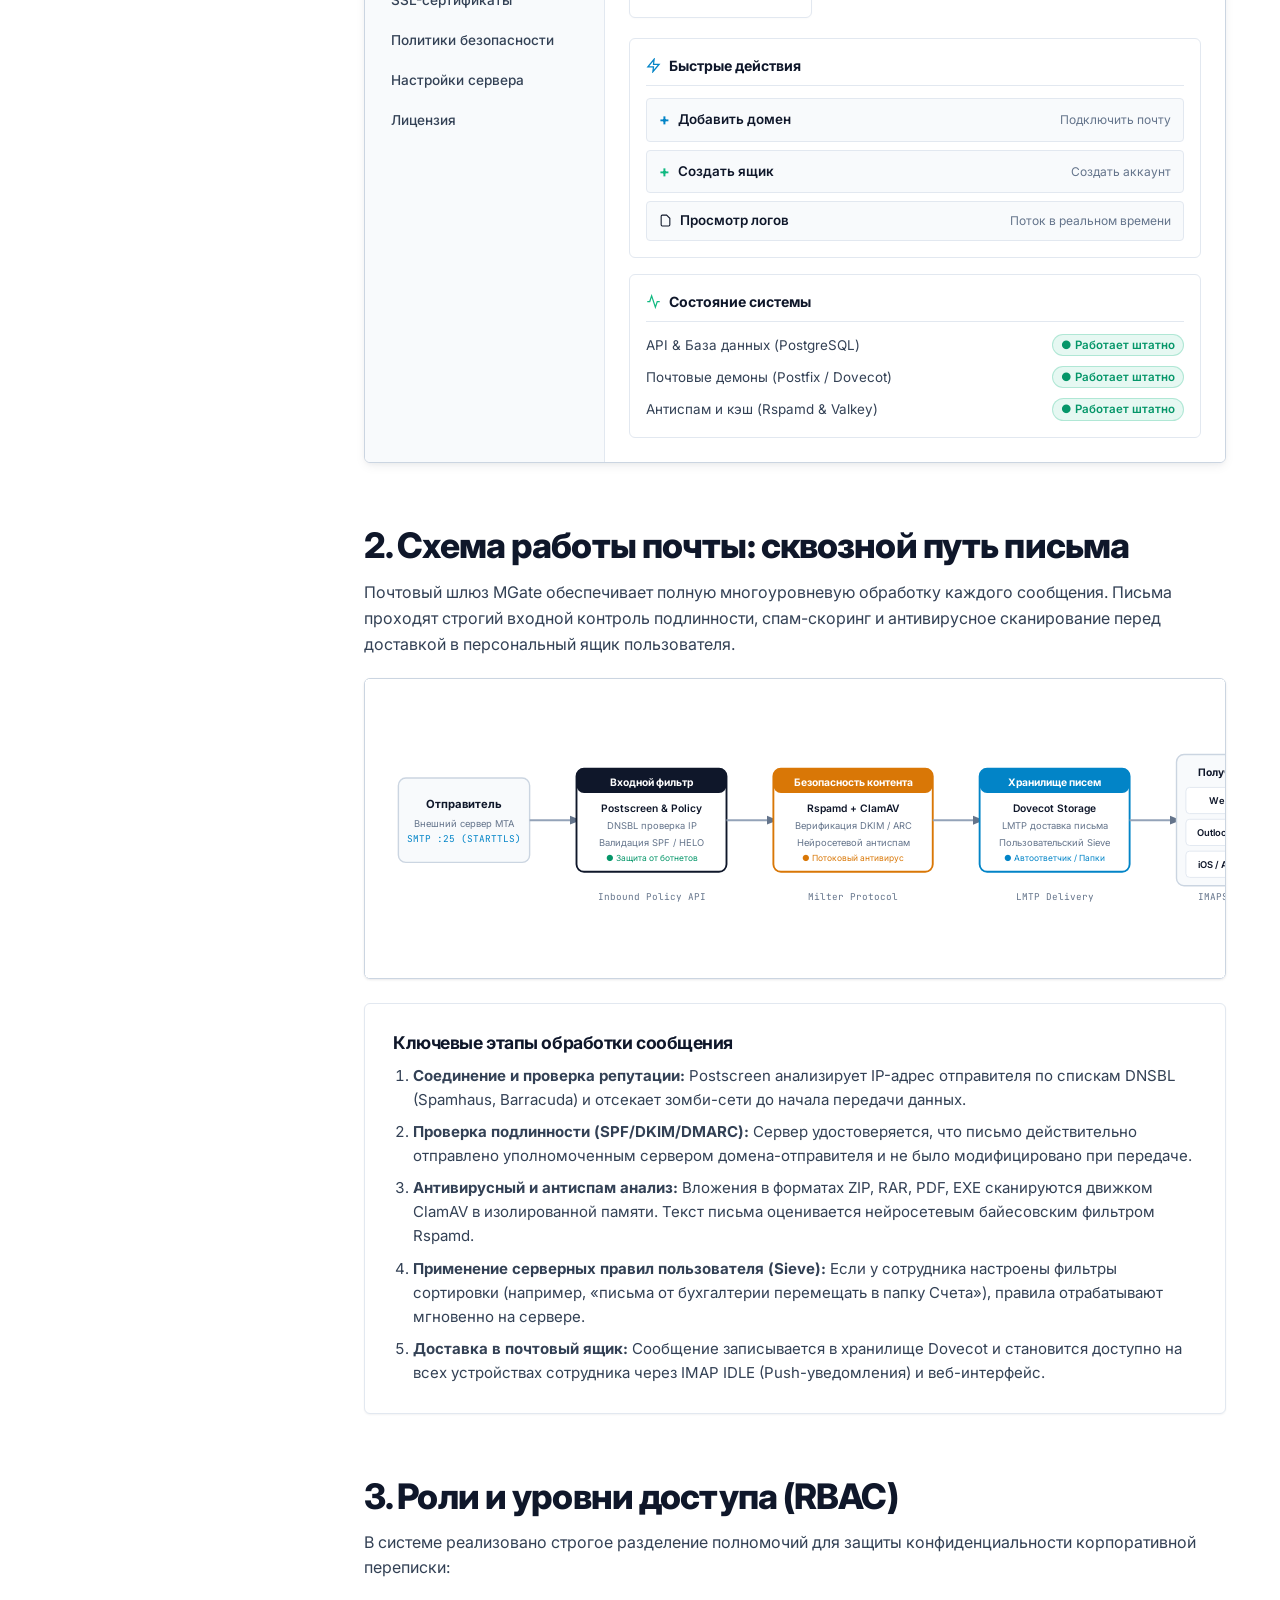
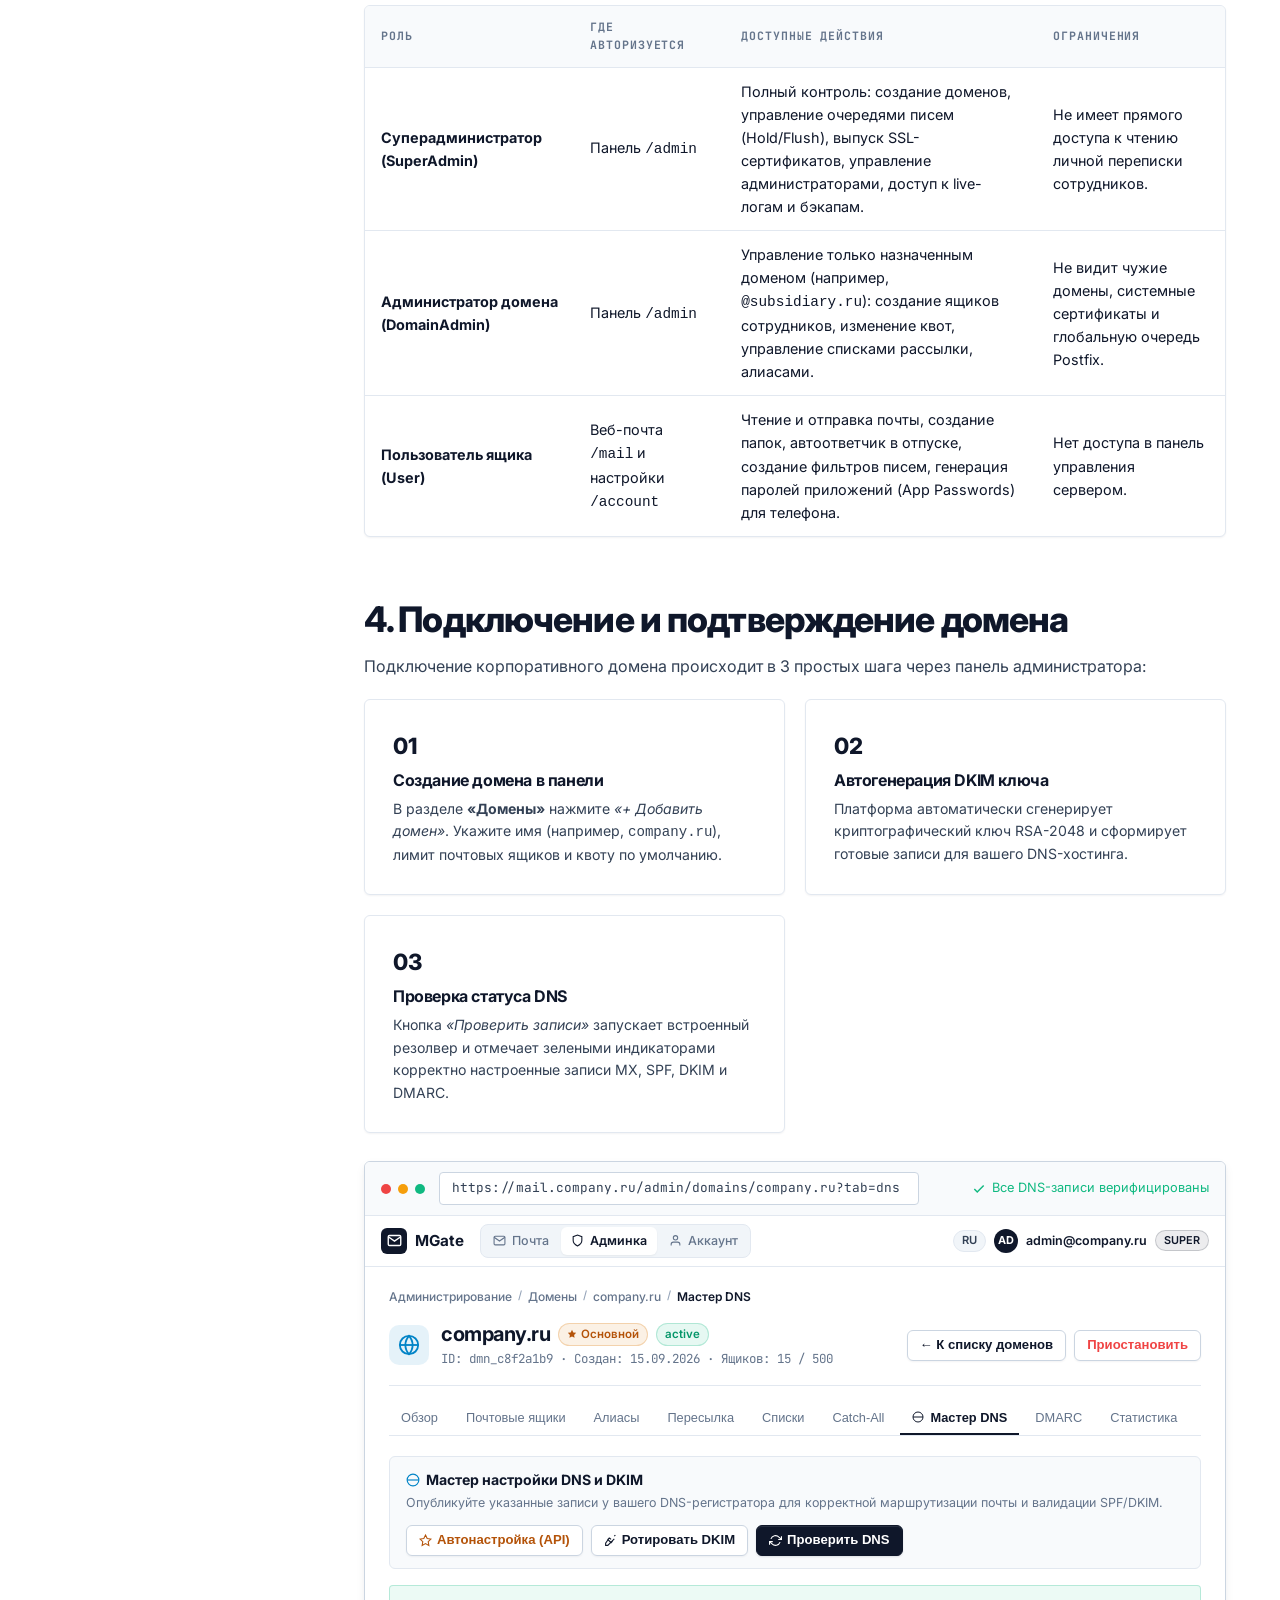
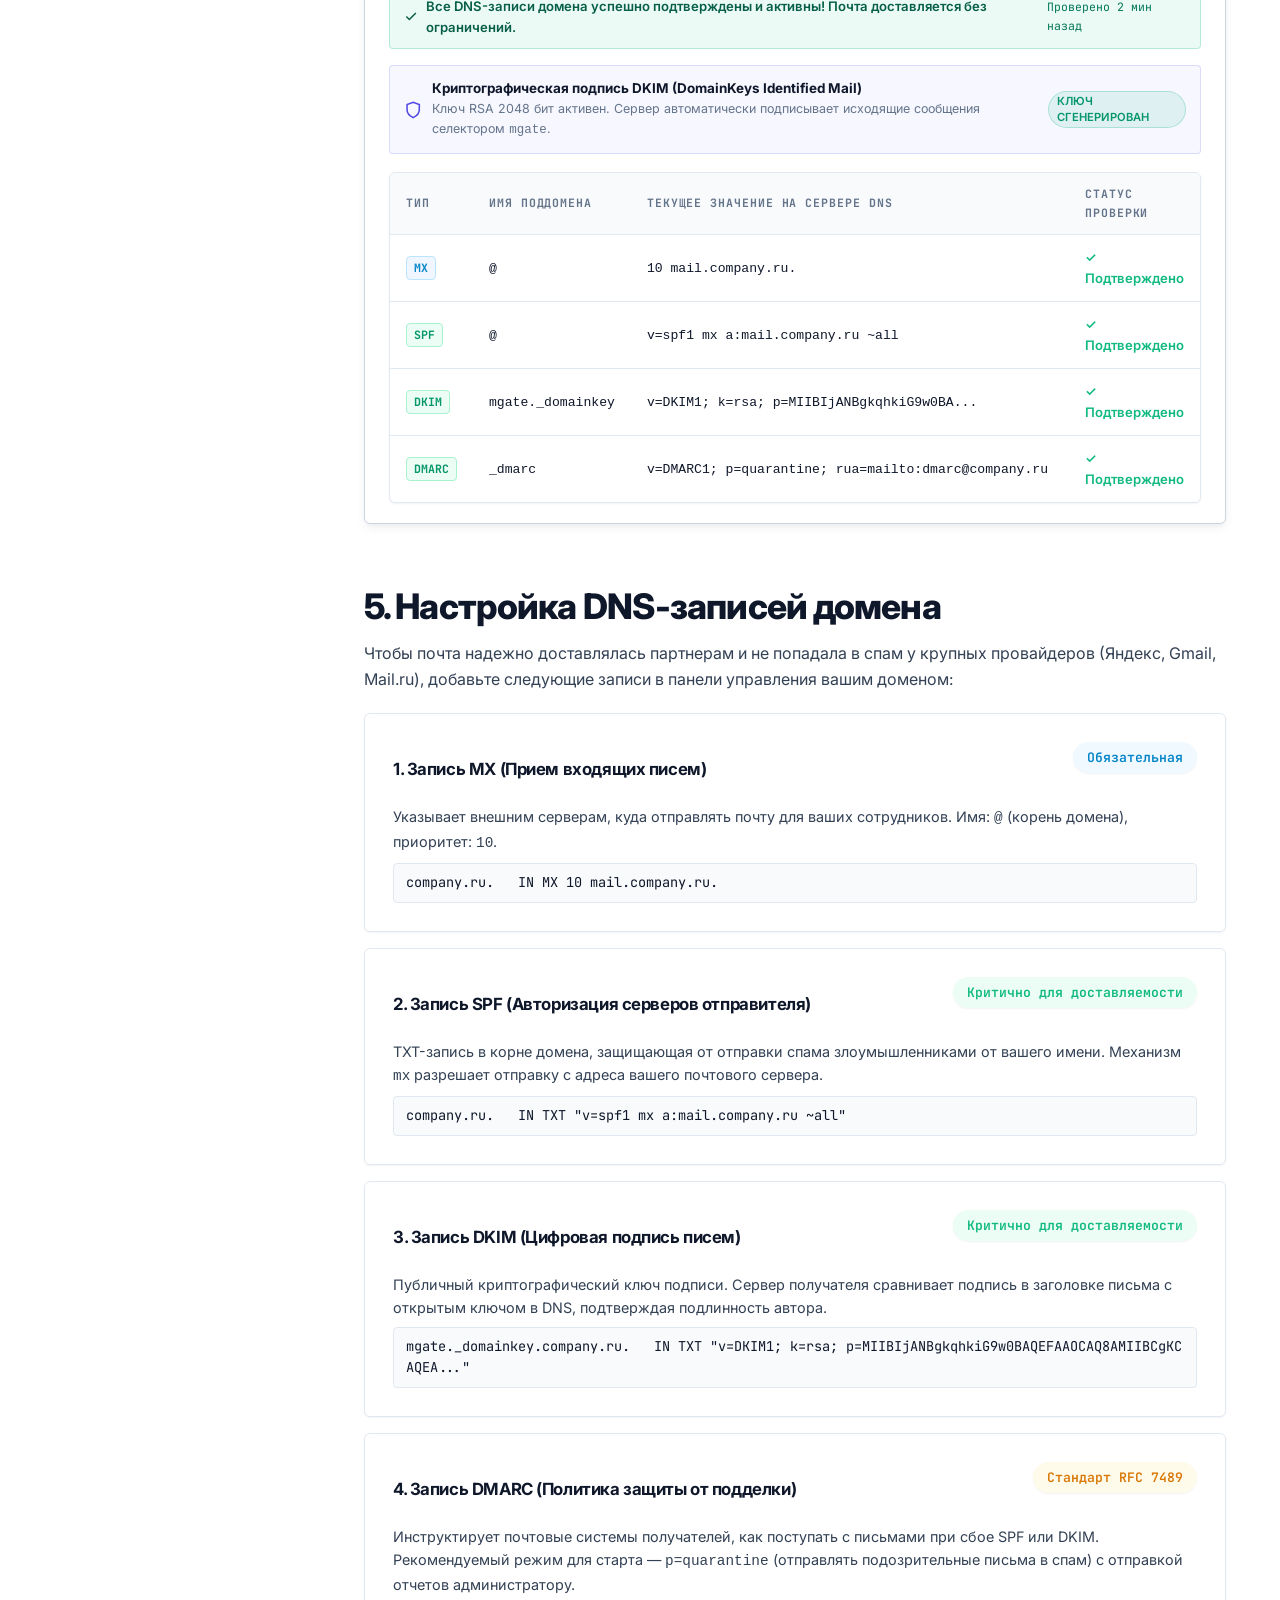
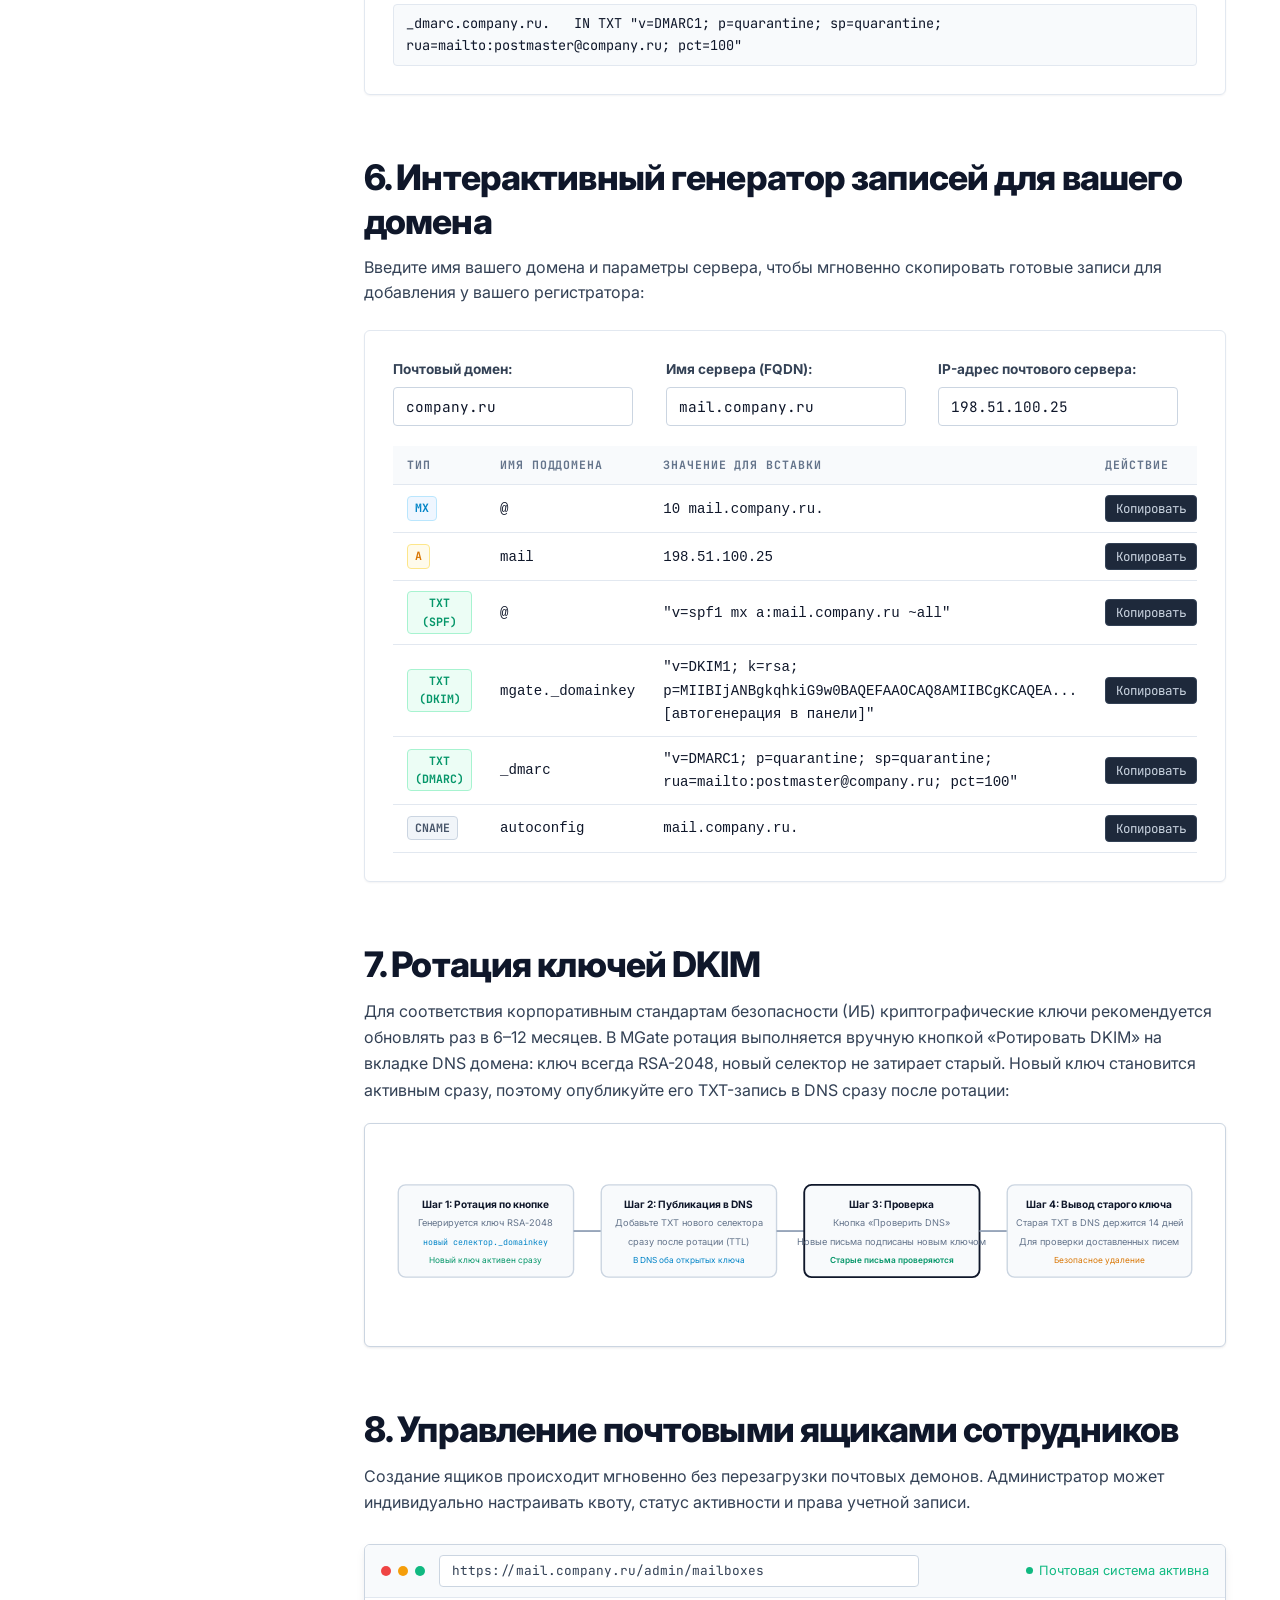
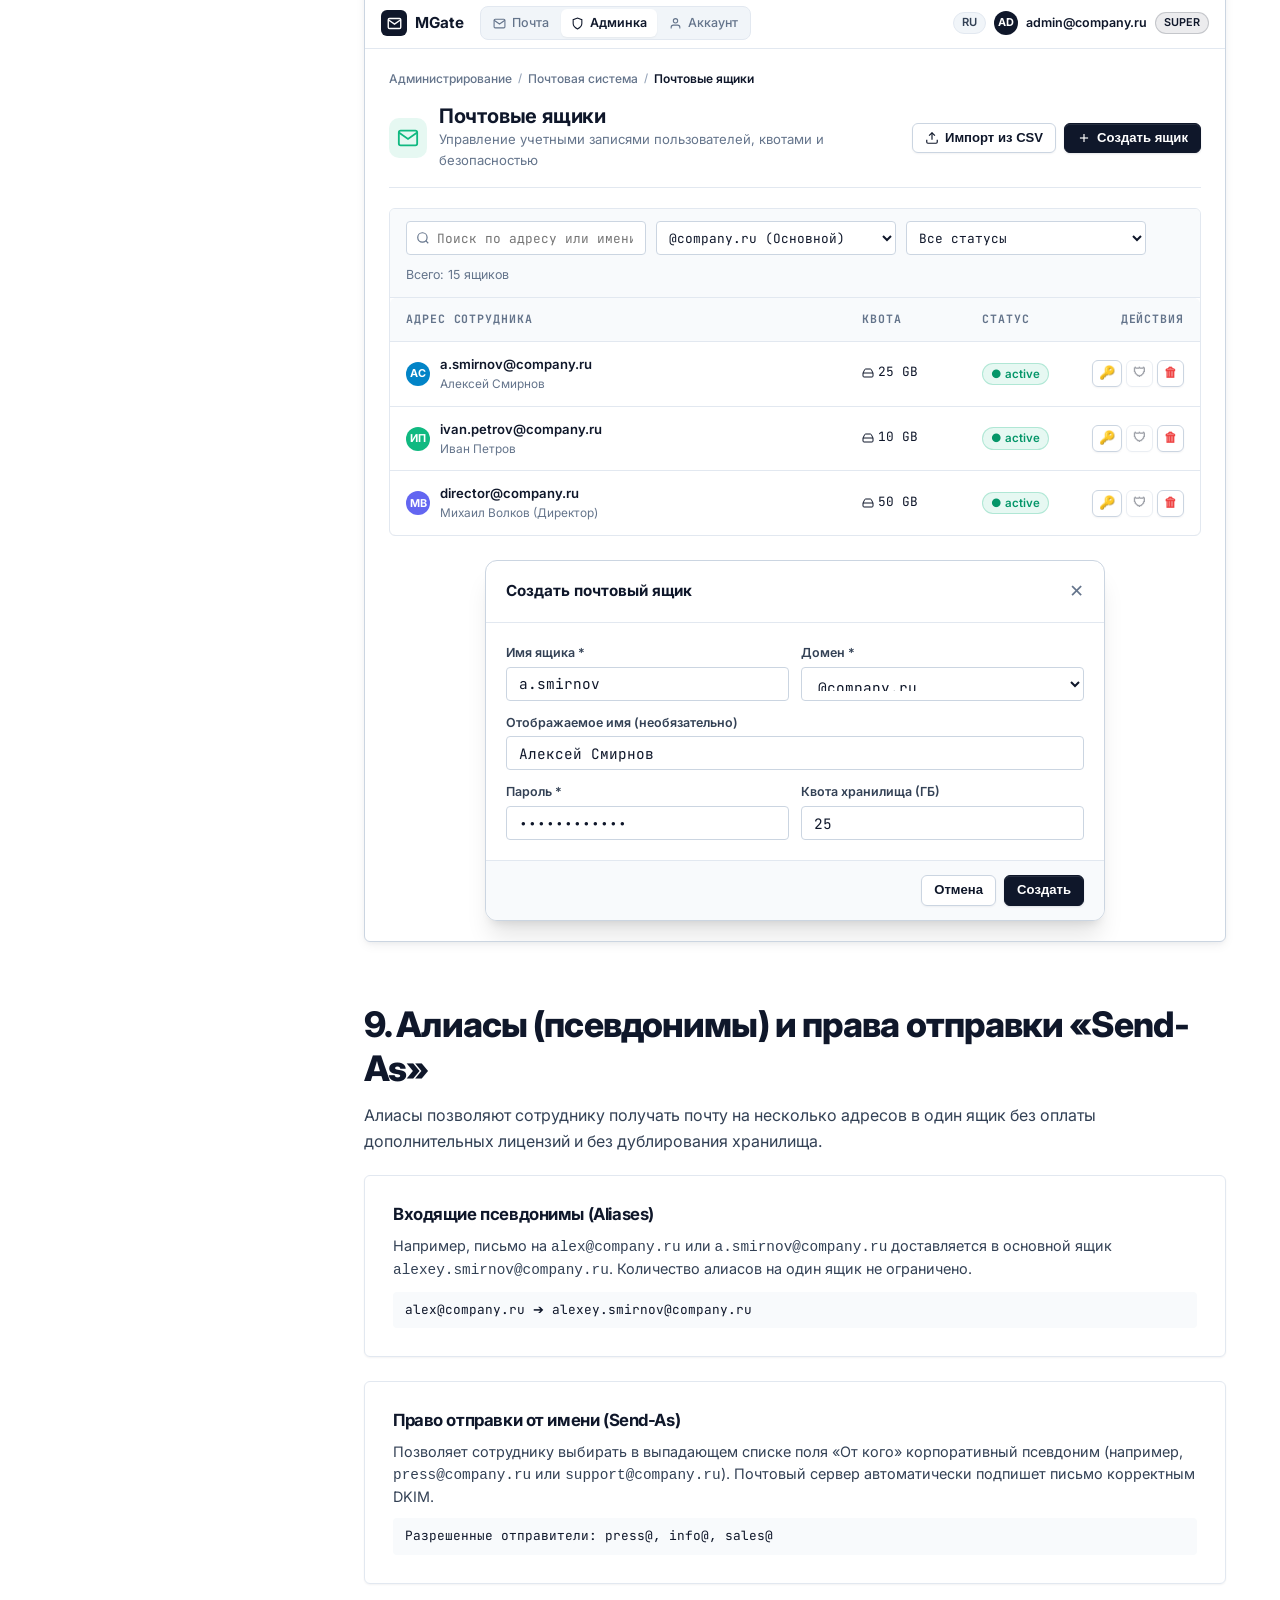
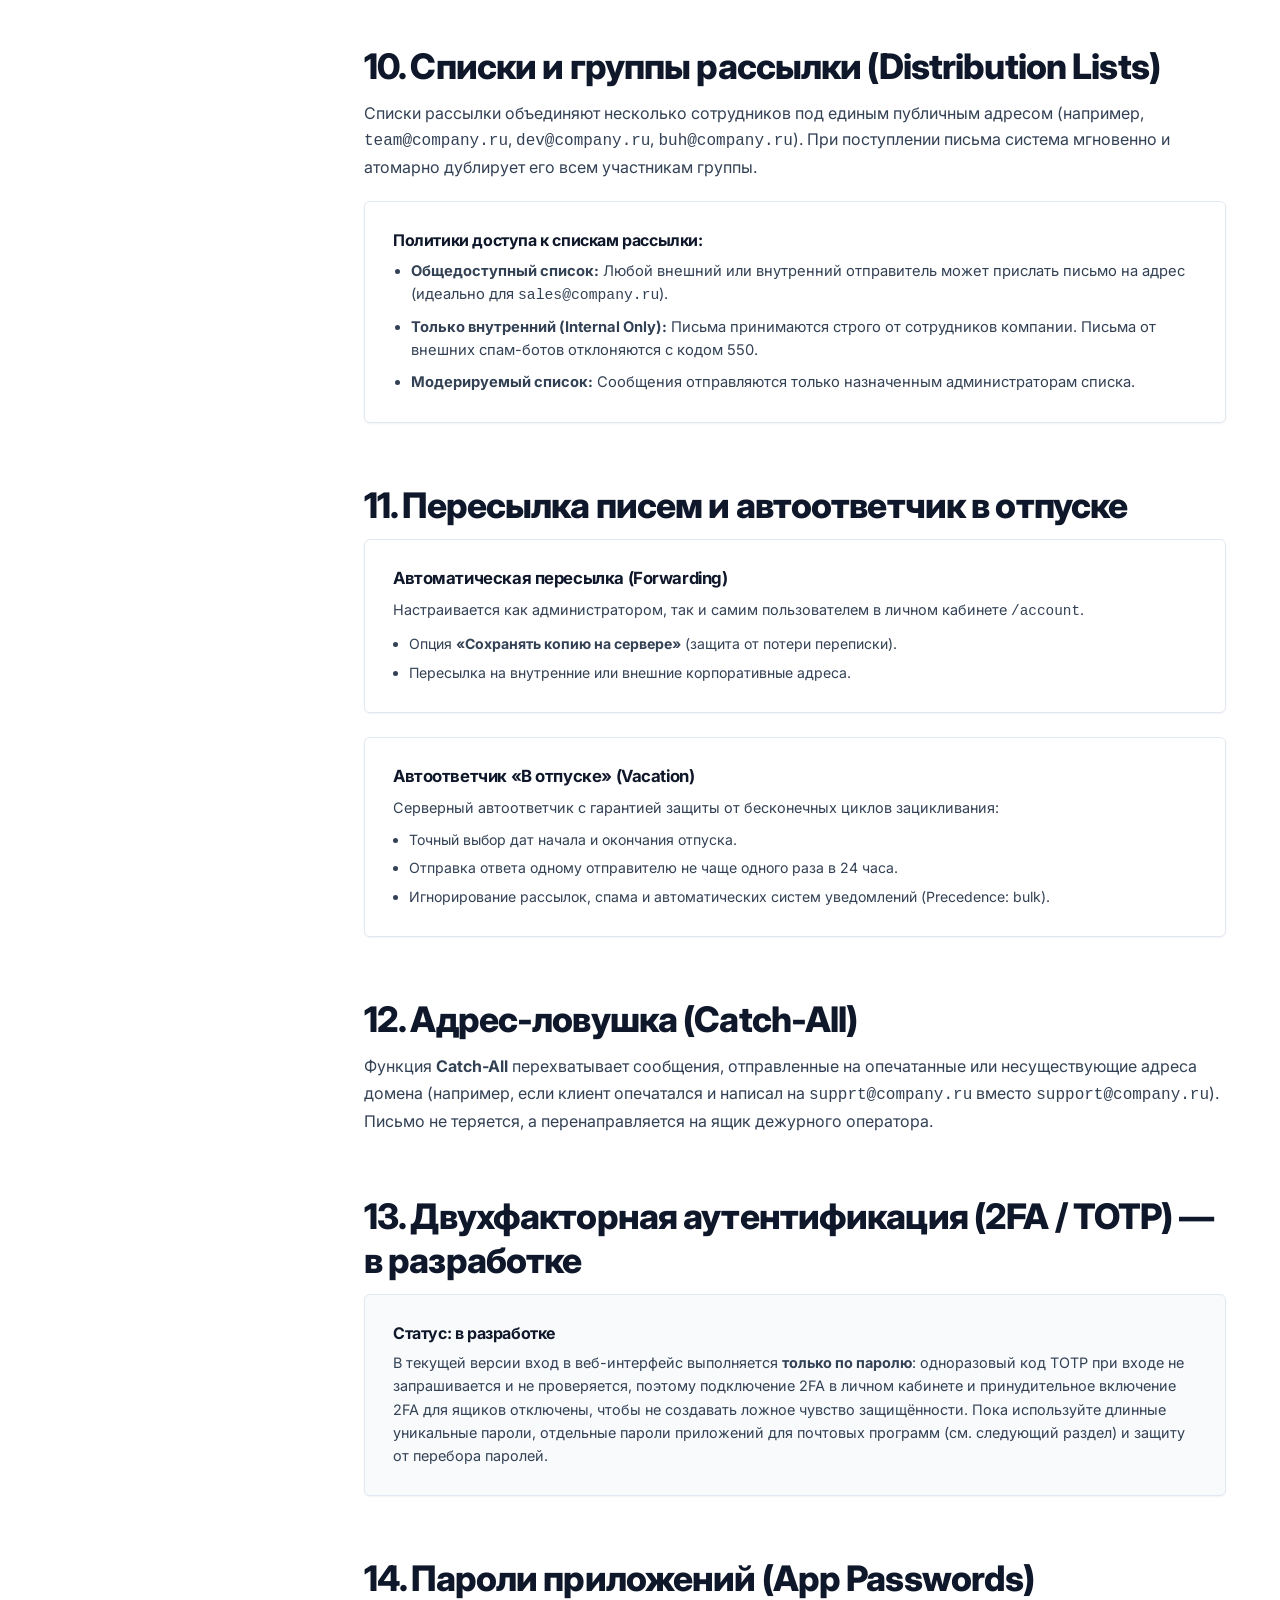
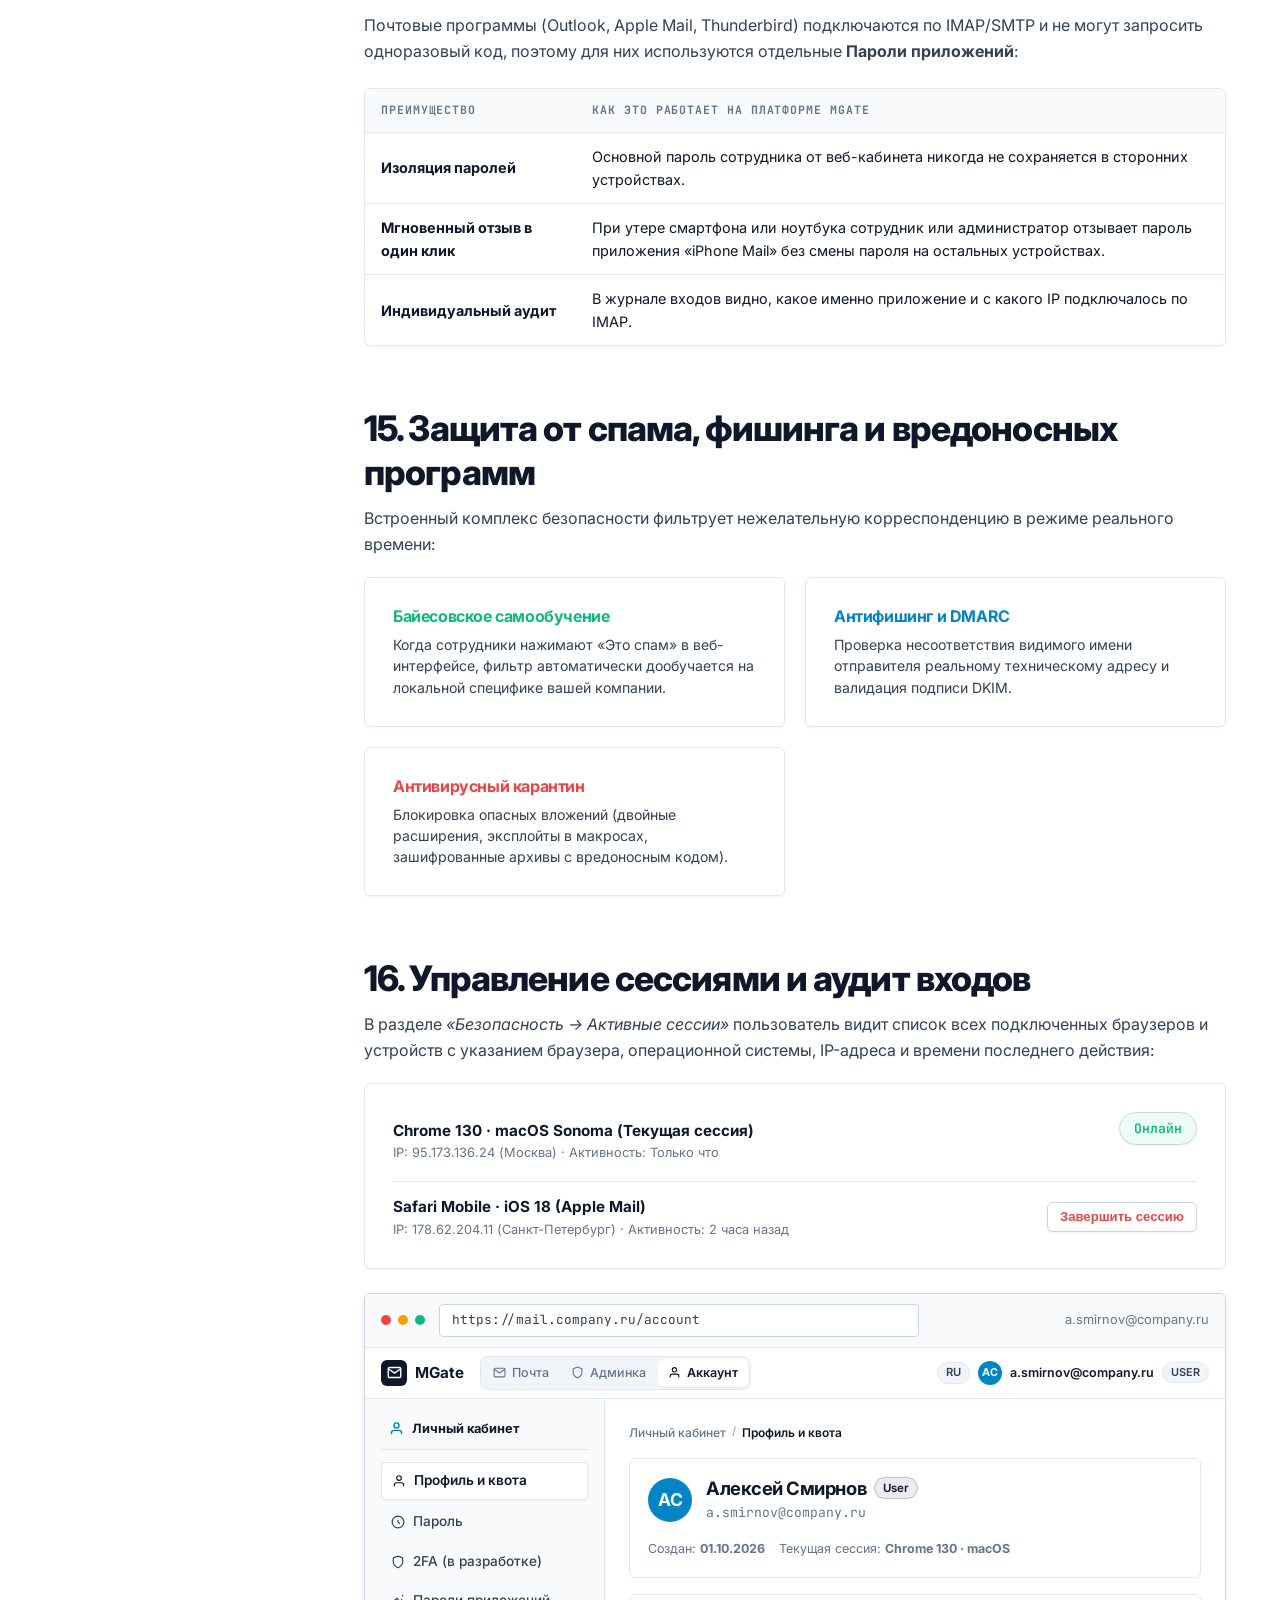
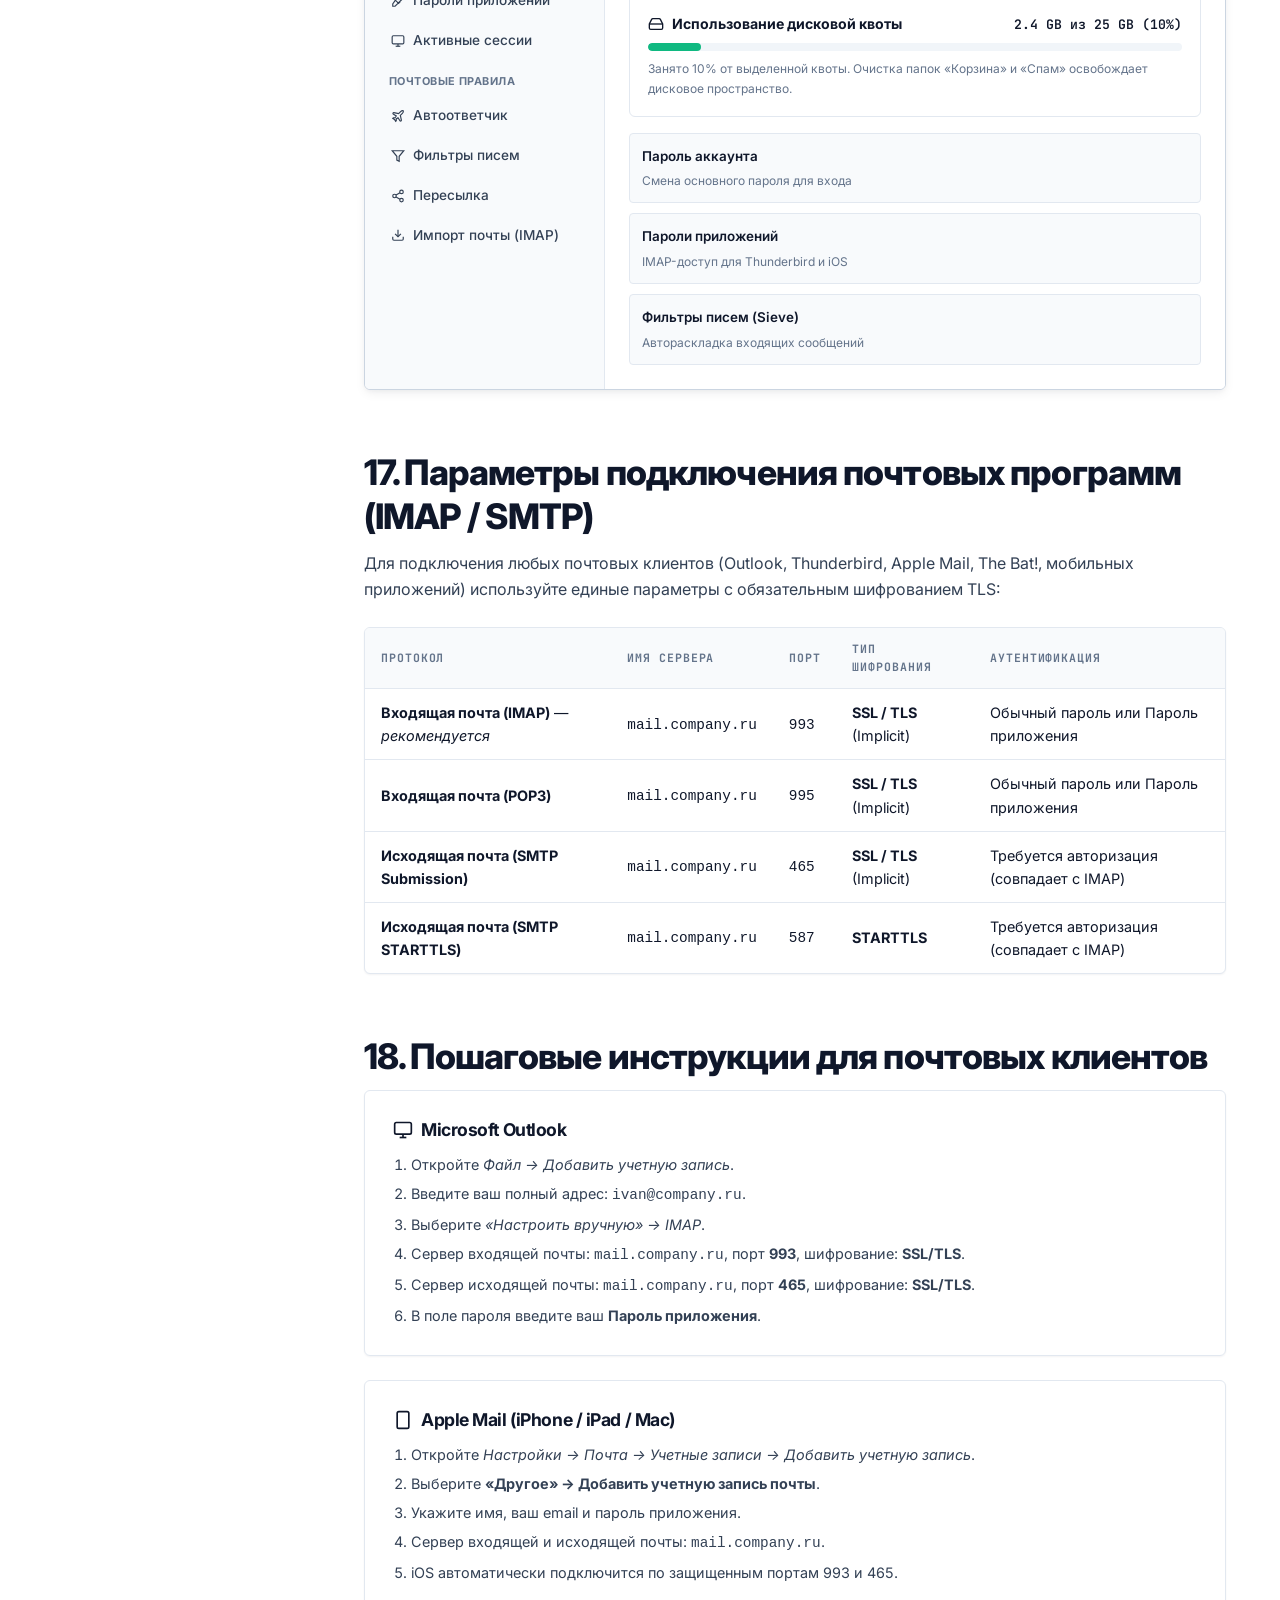
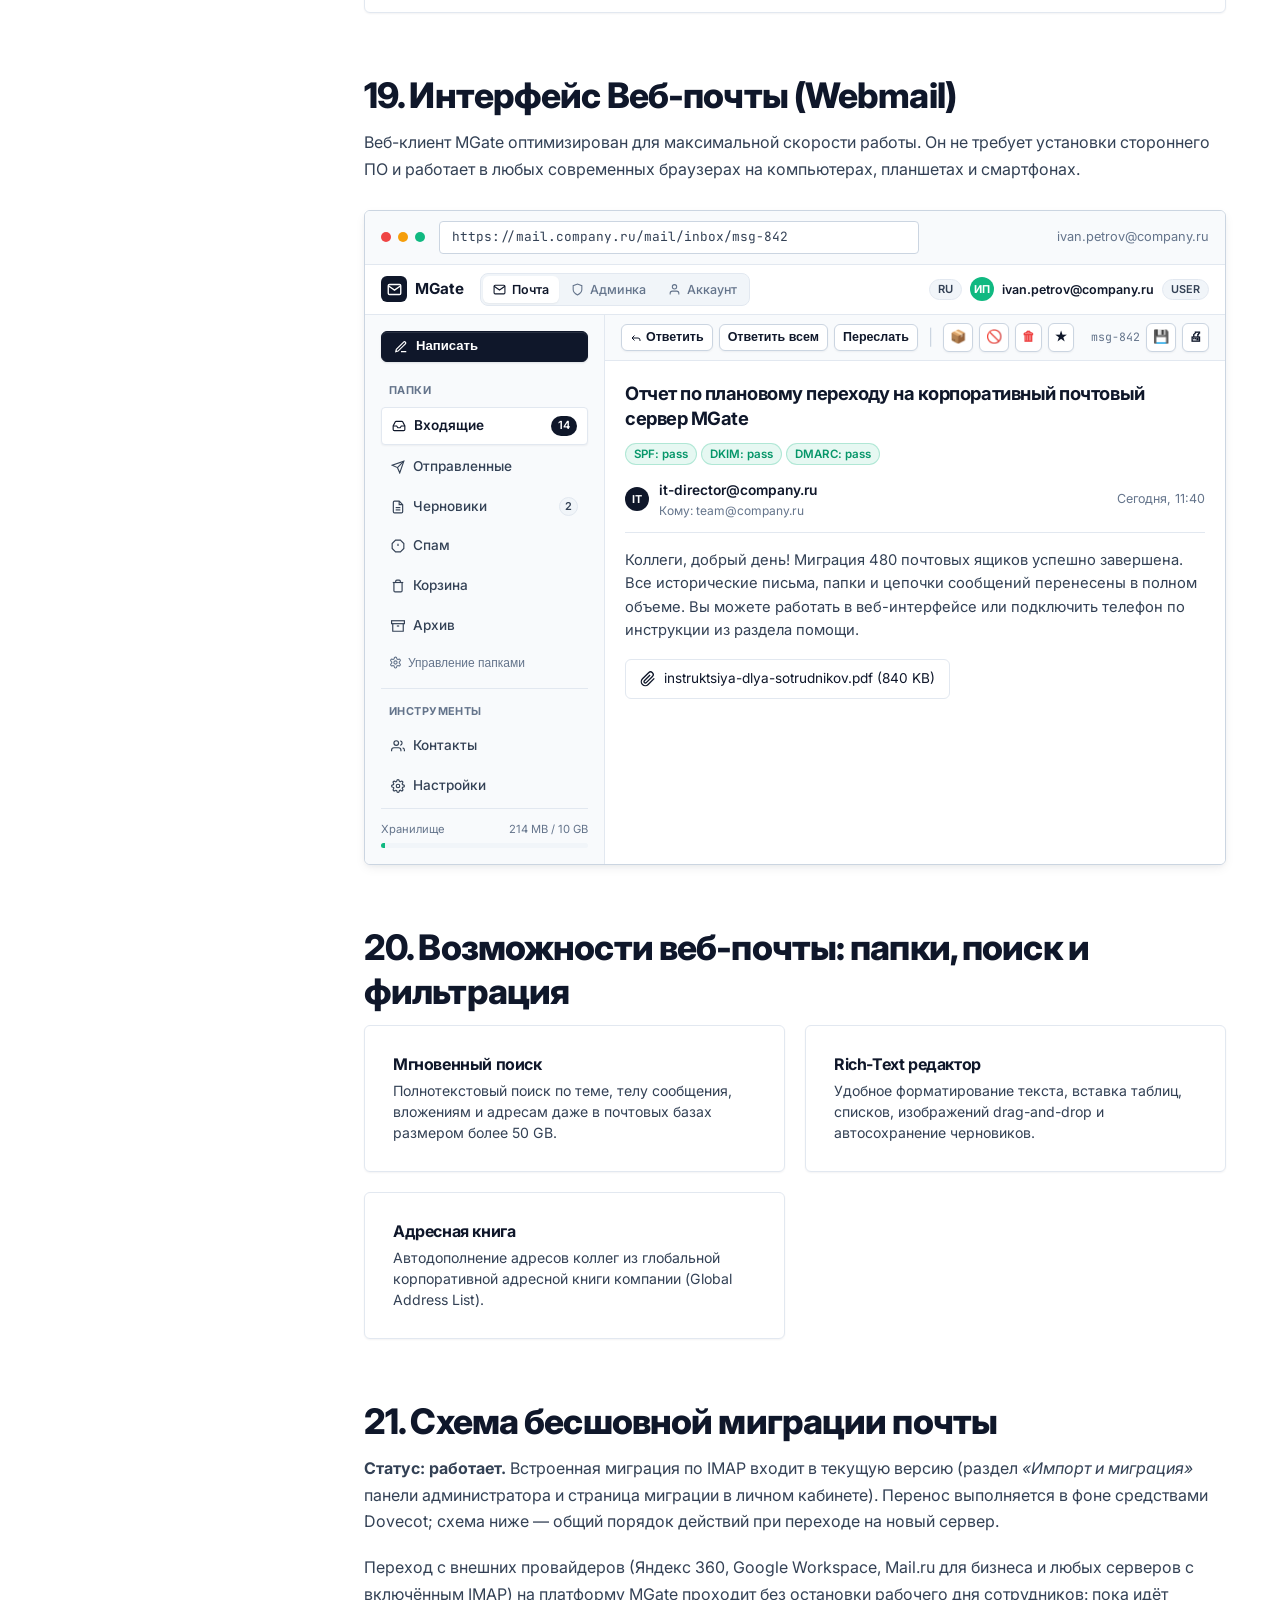
<file: docs/index.html>
<!DOCTYPE html>
<html lang="ru">
<head>
  <meta charset="UTF-8">
  <meta name="viewport" content="width=device-width, initial-scale=1.0">
  <link rel="canonical" href="https://mgate.pro/docs/">
  <title>Руководство пользователя и администратора — MGate Platform</title>
  <link rel="preconnect" href="https://fonts.googleapis.com">
  <link rel="preconnect" href="https://fonts.gstatic.com" crossorigin>
  <link href="https://fonts.googleapis.com/css2?family=Inter:wght@400;500;600;700;800&family=JetBrains+Mono:wght@400;500;600;700&display=swap" rel="stylesheet">
  <link rel="stylesheet" href="/assets/css/style.css?v=20261024-production">
</head>
<body>

  <!-- Sticky Header -->
  <header>
    <div class="container nav-container">
      <a href="/" class="brand">
        <div class="brand-icon">
          <svg width="20" height="20" viewBox="0 0 24 24" fill="none" stroke="currentColor" stroke-width="2.2">
            <path d="M4 4h16c1.1 0 2 .9 2 2v12c0 1.1-.9 2-2 2H4c-1.1 0-2-.9-2-2V6c0-1.1.9-2 2-2z"></path>
            <polyline points="22,6 12,13 2,6"></polyline>
          </svg>
        </div>
        <span>MGate</span>
        <span class="brand-badge">Docs</span>
      </a>

      <nav>
        <ul class="nav-menu" id="navMenu">
          <li class="nav-item"><a href="/">Главная</a></li>
          <li class="nav-item"><a href="/features/">Возможности</a></li>
          <li class="nav-item"><a href="/docs/" class="active">Документация</a></li>
          <li class="nav-item"><a href="/install/">Установка</a></li>
          <li class="nav-item"><a href="/examples/">Примеры использования</a></li>
          <li class="nav-item"><a href="/live-demo/">Live Demo</a></li>
        </ul>
      </nav>

      <div class="nav-actions">
        <a href="/live-demo/" class="btn btn-secondary btn-sm">Демостенд</a>
        <a href="/install/" class="btn btn-primary btn-sm">Начать работу</a>

        <button class="mobile-toggle" id="mobileMenuToggle" aria-label="Открыть меню">
          <svg width="22" height="22" viewBox="0 0 24 24" fill="none" stroke="currentColor" stroke-width="2">
            <line x1="3" y1="12" x2="21" y2="12"></line>
            <line x1="3" y1="6" x2="21" y2="6"></line>
            <line x1="3" y1="18" x2="21" y2="18"></line>
          </svg>
        </button>
      </div>
    </div>
  </header>

  <main class="container" style="padding-top: 40px; padding-bottom: 90px;">
    <!-- Doc Title Header -->
    <div style="margin-bottom: 30px; border-bottom: 1px solid var(--border-subtle); padding-bottom: 24px;">
      <span class="section-tag">
        <svg width="14" height="14" viewBox="0 0 24 24" fill="none" stroke="currentColor" stroke-width="2"><path d="M4 19.5A2.5 2.5 0 0 1 6.5 17H20"></path><path d="M6.5 2H20v20H6.5A2.5 2.5 0 0 1 4 19.5v-15A2.5 2.5 0 0 1 6.5 2z"></path></svg>
        Руководство пользователя и администратора
      </span>
      <h1 style="font-size: 2.8rem; font-weight: 800; letter-spacing: -0.03em; margin-bottom: 12px;">
        Документация платформы MGate
      </h1>
      <p style="font-size: 1.15rem; color: var(--text-muted); max-width: 860px; line-height: 1.6;">
        Полное практическое руководство по управлению корпоративной почтой: настройка доменов и DNS, работа с ящиками, безопасность, подключение почтовых программ, веб-интерфейс, перенос почты и мониторинг (двухфакторная защита — в разработке).
      </p>
    </div>

    <!-- Docs Layout with Sticky Sidebar -->
    <div class="docs-layout">
      <!-- Sticky Sidebar -->
      <aside class="docs-sidebar">
        <input type="text" class="docs-search" id="docsSearchInput" placeholder="Поиск по документации...">

        <div class="docs-nav-group">
          <div class="docs-nav-title">О платформе и старт</div>
          <ul class="docs-nav-links">
            <li><a href="#quick-start">1. Быстрый старт и вход</a></li>
            <li><a href="#mail-flow-scheme">2. Схема работы почты</a></li>
            <li><a href="#roles">3. Роли и уровни доступа</a></li>
          </ul>
        </div>

        <div class="docs-nav-group">
          <div class="docs-nav-title">Домены и DNS</div>
          <ul class="docs-nav-links">
            <li><a href="#domains-setup">4. Подключение домена</a></li>
            <li><a href="#dns-records">5. Настройка DNS (MX, SPF, DKIM)</a></li>
            <li><a href="#dns-generator">6. Генератор DNS-записей</a></li>
            <li><a href="#dkim-rotation">7. Ротация ключей DKIM</a></li>
          </ul>
        </div>

        <div class="docs-nav-group">
          <div class="docs-nav-title">Ящики и маршрутизация</div>
          <ul class="docs-nav-links">
            <li><a href="#mailboxes-mgmt">8. Управление ящиками</a></li>
            <li><a href="#aliases-sendas">9. Алиасы и Send-As</a></li>
            <li><a href="#distribution-lists">10. Списки рассылки</a></li>
            <li><a href="#forwarding-vacation">11. Пересылка и автоответчик</a></li>
            <li><a href="#catch-all">12. Адрес Catch-All</a></li>
          </ul>
        </div>

        <div class="docs-nav-group">
          <div class="docs-nav-title">Безопасность и вход</div>
          <ul class="docs-nav-links">
            <li><a href="#security-2fa">13. Двухфакторная защита (2FA) — в разработке</a></li>
            <li><a href="#app-passwords">14. Пароли приложений</a></li>
            <li><a href="#antispam-av">15. Защита от спама и вирусов</a></li>
            <li><a href="#sessions">16. Сессии и аудит входов</a></li>
          </ul>
        </div>

        <div class="docs-nav-group">
          <div class="docs-nav-title">Почтовые клиенты</div>
          <ul class="docs-nav-links">
            <li><a href="#client-settings">17. Параметры IMAP / SMTP</a></li>
            <li><a href="#client-guides">18. Инструкции (Outlook, Apple, Thunderbird)</a></li>
          </ul>
        </div>

        <div class="docs-nav-group">
          <div class="docs-nav-title">Веб-почта (Webmail)</div>
          <ul class="docs-nav-links">
            <li><a href="#webmail-overview">19. Интерфейс Webmail</a></li>
            <li><a href="#webmail-features">20. Письма, папки и фильтры</a></li>
          </ul>
        </div>

        <div class="docs-nav-group">
          <div class="docs-nav-title">Миграция данных</div>
          <ul class="docs-nav-links">
            <li><a href="#migration-scheme">21. Схема миграции</a></li>
            <li><a href="#migration-wizard">22. Мастер переноса почты</a></li>
          </ul>
        </div>

        <div class="docs-nav-group">
          <div class="docs-nav-title">Мониторинг и сервис</div>
          <ul class="docs-nav-links">
            <li><a href="#queue-mgmt">23. Очередь отправки писем</a></li>
            <li><a href="#live-logs">24. Живой журнал событий (Live Logs)</a></li>
            <li><a href="#stats-dmarc">25. Статистика и DMARC</a></li>
            <li><a href="#tls-backups">26. SSL-сертификаты и бэкапы</a></li>
          </ul>
        </div>
      </aside>

      <!-- Main Docs Content Area -->
      <div class="docs-content">

        <!-- 1. Quick Start -->
        <section id="quick-start" style="margin-bottom: 60px; scroll-margin-top: 100px;">
          <h2 class="section-title">1. Быстрый старт и вход в систему</h2>
          <p style="color: var(--text-muted); margin-bottom: 20px; line-height: 1.65;">
            MGate предоставляет клиентам два удобных веб-интерфейса в едином пространстве: <strong>Панель администратора</strong> (<code>/admin</code>) для настройки доменов, ящиков и мониторинга, а также быстрый современный клиент <strong>Веб-почты</strong> (<code>/mail</code>) для повседневной работы сотрудников.
          </p>

          <div class="grid-2" style="margin-bottom: 24px;">
            <div class="card">
              <div style="display: flex; align-items: center; gap: 10px; margin-bottom: 12px;">
                <div style="background: var(--accent-blue-light); padding: 8px; border-radius: var(--radius-sm); color: var(--accent-blue);">
                  <svg width="20" height="20" viewBox="0 0 24 24" fill="none" stroke="currentColor" stroke-width="2"><rect x="3" y="3" width="18" height="18" rx="2" ry="2"></rect><line x1="3" y1="9" x2="21" y2="9"></line><line x1="9" y1="21" x2="9" y2="9"></line></svg>
                </div>
                <h3 style="font-size: 1.1rem; margin: 0;">Панель управления (Admin)</h3>
              </div>
              <p style="font-size: 0.92rem; color: var(--text-muted); margin-bottom: 12px;">
                Доступна по адресу <code>https://mail.company.ru/admin</code>. Предназначена для ИТ-специалистов и администраторов доменов. Позволяет добавлять домены, настраивать DNS, заводить сотрудников, управлять квотами и очередями.
              </p>
              <div style="font-size: 0.82rem; font-family: var(--font-mono); color: var(--text-dim); background: var(--bg-subtle); padding: 6px 10px; border-radius: var(--radius-xs);">
                Авторизация: логин/пароль (2FA — в разработке)
              </div>
            </div>

            <div class="card">
              <div style="display: flex; align-items: center; gap: 10px; margin-bottom: 12px;">
                <div style="background: var(--accent-emerald-light); padding: 8px; border-radius: var(--radius-sm); color: var(--accent-emerald);">
                  <svg width="20" height="20" viewBox="0 0 24 24" fill="none" stroke="currentColor" stroke-width="2"><path d="M4 4h16c1.1 0 2 .9 2 2v12c0 1.1-.9 2-2 2H4c-1.1 0-2-.9-2-2V6c0-1.1.9-2 2-2z"></path><polyline points="22,6 12,13 2,6"></polyline></svg>
                </div>
                <h3 style="font-size: 1.1rem; margin: 0;">Веб-почта сотрудников (Webmail)</h3>
              </div>
              <p style="font-size: 0.92rem; color: var(--text-muted); margin-bottom: 12px;">
                Доступна по адресу <code>https://mail.company.ru/mail</code> или <code>https://mail.company.ru/</code>. Полнофункциональный почтовый клиент в браузере: чтение, отправка, вложения, папки, адресная книга, автоответчик и пароли приложений.
              </p>
              <div style="font-size: 0.82rem; font-family: var(--font-mono); color: var(--text-dim); background: var(--bg-subtle); padding: 6px 10px; border-radius: var(--radius-xs);">
                Авторизация: email (user@company.ru) + пароль
              </div>
            </div>
          </div>

          <!-- UI Mockup: Admin Dashboard -->
          <div class="ui-mockup-window">
            <div class="mockup-topbar">
              <div class="terminal-dots">
                <span class="dot red"></span>
                <span class="dot yellow"></span>
                <span class="dot green"></span>
              </div>
              <div class="mockup-url-bar">
                <svg width="13" height="13" viewBox="0 0 24 24" fill="none" stroke="currentColor" stroke-width="2"><rect x="3" y="11" width="18" height="11" rx="2" ry="2"></rect><path d="M7 11V7a5 5 0 0 1 10 0v4"></path></svg>
                <span>https://mail.company.ru/admin</span>
              </div>
              <div style="font-size: 0.8rem; color: var(--accent-emerald); display: flex; align-items: center; gap: 6px; margin-left: auto;">
                <span class="spa-pulse-dot"></span>
                Система в норме (Все службы активны)
              </div>
            </div>

            <!-- SPA App Header (TopBar) -->
            <div class="spa-topbar">
              <div style="display: flex; align-items: center; gap: 16px;">
                <div class="spa-brand">
                  <div class="spa-brand-icon">
                    <svg width="15" height="15" viewBox="0 0 24 24" fill="none" stroke="currentColor" stroke-width="2.2"><path d="M4 4h16c1.1 0 2 .9 2 2v12c0 1.1-.9 2-2 2H4c-1.1 0-2-.9-2-2V6c0-1.1.9-2 2-2z"></path><polyline points="22,6 12,13 2,6"></polyline></svg>
                  </div>
                  <span>MGate</span>
                </div>
                <div class="spa-app-switcher">
                  <div class="spa-app-tab">
                    <svg width="13" height="13" viewBox="0 0 24 24" fill="none" stroke="currentColor" stroke-width="2"><path d="M4 4h16c1.1 0 2 .9 2 2v12c0 1.1-.9 2-2 2H4c-1.1 0-2-.9-2-2V6c0-1.1.9-2 2-2z"></path><polyline points="22,6 12,13 2,6"></polyline></svg>
                    <span>Почта</span>
                  </div>
                  <div class="spa-app-tab active">
                    <svg width="13" height="13" viewBox="0 0 24 24" fill="none" stroke="currentColor" stroke-width="2"><path d="M12 22s8-4 8-10V5l-8-3-8 3v7c0 6 8 10 8 10z"></path></svg>
                    <span>Админка</span>
                  </div>
                  <div class="spa-app-tab">
                    <svg width="13" height="13" viewBox="0 0 24 24" fill="none" stroke="currentColor" stroke-width="2"><path d="M20 21v-2a4 4 0 0 0-4-4H8a4 4 0 0 0-4 4v2"></path><circle cx="12" cy="7" r="4"></circle></svg>
                    <span>Аккаунт</span>
                  </div>
                </div>
              </div>

              <div class="spa-user-pill">
                <span class="spa-badge spa-badge-neutral" style="font-size: 0.7rem;">RU</span>
                <span class="spa-avatar">AD</span>
                <span style="font-weight: 600; color: var(--text-main);">admin@company.ru</span>
                <span class="spa-badge spa-badge-primary" style="font-size: 0.68rem; text-transform: uppercase;">Super</span>
              </div>
            </div>

            <div class="mockup-body">
              <!-- Admin Sidebar -->
              <div class="mockup-sidebar">
                <div style="display: flex; align-items: center; justify-content: space-between; padding: 4px 8px 10px; border-bottom: 1px solid var(--border-subtle); margin-bottom: 8px;">
                  <span style="font-size: 0.75rem; font-weight: 700; color: var(--text-main); display: flex; align-items: center; gap: 6px;">
                    <svg width="14" height="14" viewBox="0 0 24 24" fill="none" stroke="#0284c7" stroke-width="2.2"><path d="M12 22s8-4 8-10V5l-8-3-8 3v7c0 6 8 10 8 10z"></path></svg>
                    Администрирование
                  </span>
                  <span class="spa-badge spa-badge-neutral" style="font-size: 0.65rem; padding: 1px 5px;">SUPER</span>
                </div>

                <div class="mockup-nav-item active">
                  <span style="display: flex; align-items: center; gap: 8px;">
                    <svg width="14" height="14" viewBox="0 0 24 24" fill="none" stroke="currentColor" stroke-width="2"><rect x="3" y="3" width="7" height="7"></rect><rect x="14" y="3" width="7" height="7"></rect><rect x="14" y="14" width="7" height="7"></rect><rect x="3" y="14" width="7" height="7"></rect></svg>
                    Дашборд
                  </span>
                </div>

                <div style="font-size: 0.68rem; text-transform: uppercase; color: var(--text-dim); padding: 10px 8px 4px; font-weight: 700; letter-spacing: 0.04em;">Почтовая система</div>
                <div class="mockup-nav-item">
                  <span style="display: flex; align-items: center; gap: 8px;">
                    <svg width="14" height="14" viewBox="0 0 24 24" fill="none" stroke="currentColor" stroke-width="2"><circle cx="12" cy="12" r="10"></circle><line x1="2" y1="12" x2="22" y2="12"></line><path d="M12 2a15.3 15.3 0 0 1 4 10 15.3 15.3 0 0 1-4 10 15.3 15.3 0 0 1-4-10 15.3 15.3 0 0 1 4-10z"></path></svg>
                    Домены
                  </span>
                  <span class="pill-badge" style="padding: 1px 6px; font-size: 0.7rem; margin: 0;">4</span>
                </div>
                <div class="mockup-nav-item">
                  <span style="display: flex; align-items: center; gap: 8px;">
                    <svg width="14" height="14" viewBox="0 0 24 24" fill="none" stroke="currentColor" stroke-width="2"><path d="M4 4h16c1.1 0 2 .9 2 2v12c0 1.1-.9 2-2 2H4c-1.1 0-2-.9-2-2V6c0-1.1.9-2 2-2z"></path><polyline points="22,6 12,13 2,6"></polyline></svg>
                    Почтовые ящики
                  </span>
                  <span class="pill-badge" style="padding: 1px 6px; font-size: 0.7rem; margin: 0;">15</span>
                </div>
                <div class="mockup-nav-item">
                  <span style="display: flex; align-items: center; gap: 8px;">
                    <svg width="14" height="14" viewBox="0 0 24 24" fill="none" stroke="currentColor" stroke-width="2"><path d="M21 15v4a2 2 0 0 1-2 2H5a2 2 0 0 1-2-2v-4"></path><polyline points="7 10 12 15 17 10"></polyline><line x1="12" y1="15" x2="12" y2="3"></line></svg>
                    Импорт и миграция
                  </span>
                </div>

                <div style="font-size: 0.68rem; text-transform: uppercase; color: var(--text-dim); padding: 10px 8px 4px; font-weight: 700; letter-spacing: 0.04em;">Мониторинг и операции</div>
                <div class="mockup-nav-item">
                  <span style="display: flex; align-items: center; gap: 8px;">
                    <svg width="14" height="14" viewBox="0 0 24 24" fill="none" stroke="currentColor" stroke-width="2"><polygon points="12 2 2 7 12 12 22 7 12 2"></polygon><polyline points="2 17 12 22 22 17"></polyline><polyline points="2 12 12 17 22 12"></polyline></svg>
                    Очередь писем
                  </span>
                  <span style="color: var(--accent-emerald); font-weight: 700; font-size: 0.75rem;">0</span>
                </div>
                <div class="mockup-nav-item">
                  <span style="display: flex; align-items: center; gap: 8px;">
                    <svg width="14" height="14" viewBox="0 0 24 24" fill="none" stroke="currentColor" stroke-width="2"><path d="M14 2H6a2 2 0 0 0-2 2v16a2 2 0 0 0 2 2h12a2 2 0 0 0 2-2V8z"></path><polyline points="14 2 14 8 20 8"></polyline><line x1="16" y1="13" x2="8" y2="13"></line><line x1="16" y1="17" x2="8" y2="17"></line></svg>
                    Журнал событий
                  </span>
                </div>
                <div class="mockup-nav-item">
                  <span style="display: flex; align-items: center; gap: 8px;">
                    <svg width="14" height="14" viewBox="0 0 24 24" fill="none" stroke="currentColor" stroke-width="2"><line x1="18" y1="20" x2="18" y2="10"></line><line x1="12" y1="20" x2="12" y2="4"></line><line x1="6" y1="20" x2="6" y2="14"></line></svg>
                    Статистика
                  </span>
                </div>

                <div style="font-size: 0.68rem; text-transform: uppercase; color: var(--text-dim); padding: 10px 8px 4px; font-weight: 700; letter-spacing: 0.04em;">Система и безопасность</div>
                <div class="mockup-nav-item"><span>SSL-сертификаты</span></div>
                <div class="mockup-nav-item"><span>Политики безопасности</span></div>
                <div class="mockup-nav-item"><span>Настройки сервера</span></div>
                <div class="mockup-nav-item"><span>Лицензия</span></div>
              </div>

              <!-- Admin Content Area -->
              <div class="mockup-content">
                <div class="spa-breadcrumbs">
                  <span>Администрирование</span>
                  <span class="sep">/</span>
                  <span style="color: var(--text-main); font-weight: 600;">Дашборд</span>
                </div>

                <div class="spa-page-header">
                  <div class="spa-page-title-wrap">
                    <h3 class="spa-page-title">
                      <span>Панель управления</span>
                      <span class="spa-badge spa-badge-success">
                        <span class="spa-pulse-dot"></span>
                        Система в норме
                      </span>
                    </h3>
                    <p class="spa-page-subtitle">Мониторинг инфраструктуры, метрики производительности и управление почтовым кластером</p>
                  </div>
                  <div style="display: flex; align-items: center; gap: 8px;">
                    <span class="spa-badge spa-badge-neutral">Community Edition</span>
                    <span style="font-size: 0.78rem; color: var(--text-dim); font-family: var(--font-mono); background: var(--bg-subtle); padding: 3px 8px; border-radius: var(--radius-xs); border: 1px solid var(--border-subtle);">
                      Аптайм: 28д 4ч
                    </span>
                  </div>
                </div>

                <!-- 4 Real KPI Cards (as in DashboardPage.tsx) -->
                <div class="spa-kpi-grid">
                  <div class="spa-kpi-card">
                    <div class="spa-kpi-header">
                      <div class="spa-kpi-icon-wrap" style="background: rgba(2, 132, 199, 0.1); color: #0284c7;">
                        <svg width="18" height="18" viewBox="0 0 24 24" fill="none" stroke="currentColor" stroke-width="2"><circle cx="12" cy="12" r="10"></circle><line x1="2" y1="12" x2="22" y2="12"></line><path d="M12 2a15.3 15.3 0 0 1 4 10 15.3 15.3 0 0 1-4 10 15.3 15.3 0 0 1-4-10 15.3 15.3 0 0 1 4-10z"></path></svg>
                      </div>
                      <span style="font-size: 0.75rem; color: var(--text-dim); font-weight: 600;">↗</span>
                    </div>
                    <div>
                      <div class="spa-kpi-value">4</div>
                      <div class="spa-kpi-label">Домены</div>
                      <div class="spa-kpi-desc">Обслуживаемых доменов</div>
                    </div>
                  </div>

                  <div class="spa-kpi-card">
                    <div class="spa-kpi-header">
                      <div class="spa-kpi-icon-wrap" style="background: rgba(16, 185, 129, 0.1); color: #10b981;">
                        <svg width="18" height="18" viewBox="0 0 24 24" fill="none" stroke="currentColor" stroke-width="2"><path d="M4 4h16c1.1 0 2 .9 2 2v12c0 1.1-.9 2-2 2H4c-1.1 0-2-.9-2-2V6c0-1.1.9-2 2-2z"></path><polyline points="22,6 12,13 2,6"></polyline></svg>
                      </div>
                      <span style="font-size: 0.75rem; color: var(--text-dim); font-weight: 600;">↗</span>
                    </div>
                    <div>
                      <div class="spa-kpi-value">15</div>
                      <div class="spa-kpi-label">Почтовые ящики</div>
                      <div class="spa-kpi-desc">Активных ящиков</div>
                    </div>
                  </div>

                  <div class="spa-kpi-card">
                    <div class="spa-kpi-header">
                      <div class="spa-kpi-icon-wrap" style="background: rgba(217, 119, 6, 0.1); color: #d97706;">
                        <svg width="18" height="18" viewBox="0 0 24 24" fill="none" stroke="currentColor" stroke-width="2"><polygon points="12 2 2 7 12 12 22 7 12 2"></polygon><polyline points="2 17 12 22 22 17"></polyline><polyline points="2 12 12 17 22 12"></polyline></svg>
                      </div>
                      <span style="font-size: 0.75rem; color: var(--text-dim); font-weight: 600;">↗</span>
                    </div>
                    <div>
                      <div class="spa-kpi-value">0</div>
                      <div class="spa-kpi-label">Очередь писем</div>
                      <div class="spa-kpi-desc">Сообщений на отправку</div>
                    </div>
                  </div>

                  <div class="spa-kpi-card">
                    <div class="spa-kpi-header">
                      <div class="spa-kpi-icon-wrap" style="background: rgba(225, 29, 72, 0.1); color: #e11d48;">
                        <svg width="18" height="18" viewBox="0 0 24 24" fill="none" stroke="currentColor" stroke-width="2"><path d="M12 22s8-4 8-10V5l-8-3-8 3v7c0 6 8 10 8 10z"></path></svg>
                      </div>
                      <span style="font-size: 0.75rem; color: var(--text-dim); font-weight: 600;">↗</span>
                    </div>
                    <div>
                      <div class="spa-kpi-value">423</div>
                      <div class="spa-kpi-label">Спам за 24ч</div>
                      <div class="spa-kpi-desc">Заблокировано фильтром</div>
                    </div>
                  </div>
                </div>

                <!-- Quick Actions & System Health Grid (as in DashboardPage.tsx) -->
                <div class="grid-2" style="gap: 16px; margin: 0;">
                  <!-- Card 1: Quick Actions -->
                  <div style="background: #ffffff; border: 1px solid var(--border-subtle); border-radius: var(--radius-sm); padding: 16px;">
                    <div style="display: flex; align-items: center; gap: 8px; margin-bottom: 12px; padding-bottom: 8px; border-bottom: 1px solid var(--border-subtle);">
                      <svg width="15" height="15" viewBox="0 0 24 24" fill="none" stroke="#0284c7" stroke-width="2"><polygon points="13 2 3 14 12 14 11 22 21 10 12 10 13 2"></polygon></svg>
                      <span style="font-size: 0.88rem; font-weight: 700; color: var(--text-main);">Быстрые действия</span>
                    </div>
                    <div style="display: flex; flex-direction: column; gap: 8px;">
                      <div style="display: flex; align-items: center; justify-content: space-between; padding: 8px 12px; background: var(--bg-subtle); border-radius: var(--radius-xs); border: 1px solid var(--border-subtle);">
                        <div style="display: flex; align-items: center; gap: 8px;">
                          <span style="color: #0284c7; font-weight: 700;">+</span>
                          <span style="font-size: 0.84rem; font-weight: 600;">Добавить домен</span>
                        </div>
                        <span style="font-size: 0.75rem; color: var(--text-dim);">Подключить почту</span>
                      </div>
                      <div style="display: flex; align-items: center; justify-content: space-between; padding: 8px 12px; background: var(--bg-subtle); border-radius: var(--radius-xs); border: 1px solid var(--border-subtle);">
                        <div style="display: flex; align-items: center; gap: 8px;">
                          <span style="color: #10b981; font-weight: 700;">+</span>
                          <span style="font-size: 0.84rem; font-weight: 600;">Создать ящик</span>
                        </div>
                        <span style="font-size: 0.75rem; color: var(--text-dim);">Создать аккаунт</span>
                      </div>
                      <div style="display: flex; align-items: center; justify-content: space-between; padding: 8px 12px; background: var(--bg-subtle); border-radius: var(--radius-xs); border: 1px solid var(--border-subtle);">
                        <div style="display: flex; align-items: center; gap: 8px;">
                          <svg width="13" height="13" viewBox="0 0 24 24" fill="none" stroke="currentColor" stroke-width="2"><path d="M14 2H6a2 2 0 0 0-2 2v16a2 2 0 0 0 2 2h12a2 2 0 0 0 2-2V8z"></path></svg>
                          <span style="font-size: 0.84rem; font-weight: 600;">Просмотр логов</span>
                        </div>
                        <span style="font-size: 0.75rem; color: var(--text-dim);">Поток в реальном времени</span>
                      </div>
                    </div>
                  </div>

                  <!-- Card 2: Cluster Services Health -->
                  <div style="background: #ffffff; border: 1px solid var(--border-subtle); border-radius: var(--radius-sm); padding: 16px;">
                    <div style="display: flex; align-items: center; gap: 8px; margin-bottom: 12px; padding-bottom: 8px; border-bottom: 1px solid var(--border-subtle);">
                      <svg width="15" height="15" viewBox="0 0 24 24" fill="none" stroke="#10b981" stroke-width="2"><path d="M22 12h-4l-3 9L9 3l-3 9H2"></path></svg>
                      <span style="font-size: 0.88rem; font-weight: 700; color: var(--text-main);">Состояние системы</span>
                    </div>
                    <div style="display: flex; flex-direction: column; gap: 10px;">
                      <div style="display: flex; align-items: center; justify-content: space-between; font-size: 0.84rem;">
                        <span style="color: var(--text-muted);">API &amp; База данных (PostgreSQL)</span>
                        <span class="spa-badge spa-badge-success">● Работает штатно</span>
                      </div>
                      <div style="display: flex; align-items: center; justify-content: space-between; font-size: 0.84rem;">
                        <span style="color: var(--text-muted);">Почтовые демоны (Postfix / Dovecot)</span>
                        <span class="spa-badge spa-badge-success">● Работает штатно</span>
                      </div>
                      <div style="display: flex; align-items: center; justify-content: space-between; font-size: 0.84rem;">
                        <span style="color: var(--text-muted);">Антиспам и кэш (Rspamd &amp; Valkey)</span>
                        <span class="spa-badge spa-badge-success">● Работает штатно</span>
                      </div>
                    </div>
                  </div>
                </div>
              </div>
            </div>
          </div>
        </section>

        <!-- 2. Mail Flow Scheme -->
        <section id="mail-flow-scheme" style="margin-bottom: 60px; scroll-margin-top: 100px;">
          <h2 class="section-title">2. Схема работы почты: сквозной путь письма</h2>
          <p style="color: var(--text-muted); margin-bottom: 20px; line-height: 1.65;">
            Почтовый шлюз MGate обеспечивает полную многоуровневую обработку каждого сообщения. Письма проходят строгий входной контроль подлинности, спам-скоринг и антивирусное сканирование перед доставкой в персональный ящик пользователя.
          </p>

          <!-- SVG Visual Scheme: Mail Flow Pipeline -->
          <div style="background: #ffffff; border: 1px solid var(--border-default); border-radius: var(--radius-sm); padding: 24px; box-shadow: var(--shadow-sm); margin-bottom: 24px; overflow-x: auto;">
            <svg viewBox="0 0 960 260" style="width: 100%; min-width: 900px; height: auto;" font-family="Inter, sans-serif">
              <defs>
                <linearGradient id="flowGrad1" x1="0" y1="0" x2="1" y2="0">
                  <stop offset="0%" stop-color="#0f172a"/>
                  <stop offset="100%" stop-color="#334155"/>
                </linearGradient>
                <marker id="arr" viewBox="0 0 10 10" refX="6" refY="5" markerWidth="6" markerHeight="6" orient="auto-start-reverse">
                  <path d="M 0 1 L 10 5 L 0 9 z" fill="#64748b"/>
                </marker>
              </defs>

              <!-- Node 1: Sender -->
              <rect x="10" y="80" width="140" height="90" rx="8" fill="#f8fafc" stroke="#cbd5e1" stroke-width="1.5"/>
              <text x="80" y="112" text-anchor="middle" font-size="12" font-weight="700" fill="#0f172a">Отправитель</text>
              <text x="80" y="132" text-anchor="middle" font-size="10" fill="#64748b">Внешний сервер MTA</text>
              <text x="80" y="148" text-anchor="middle" font-size="10" font-family="JetBrains Mono" fill="#0284c7">SMTP :25 (STARTTLS)</text>

              <!-- Arrow 1 -> 2 -->
              <line x1="150" y1="125" x2="200" y2="125" stroke="#94a3b8" stroke-width="2" marker-end="url(#arr)"/>

              <!-- Node 2: Edge Ingress Postscreen & SPF -->
              <rect x="200" y="70" width="160" height="110" rx="8" fill="#ffffff" stroke="#0f172a" stroke-width="2"/>
              <rect x="200" y="70" width="160" height="26" rx="8" fill="#0f172a"/>
              <text x="280" y="88" text-anchor="middle" font-size="11" font-weight="700" fill="#ffffff">Входной фильтр</text>
              <text x="280" y="116" text-anchor="middle" font-size="11" font-weight="600" fill="#0f172a">Postscreen & Policy</text>
              <text x="280" y="134" text-anchor="middle" font-size="10" fill="#64748b">DNSBL проверка IP</text>
              <text x="280" y="152" text-anchor="middle" font-size="10" fill="#64748b">Валидация SPF / HELO</text>
              <text x="280" y="168" text-anchor="middle" font-size="9" fill="#059669">● Защита от ботнетов</text>

              <!-- Arrow 2 -> 3 -->
              <line x1="360" y1="125" x2="410" y2="125" stroke="#94a3b8" stroke-width="2" marker-end="url(#arr)"/>

              <!-- Node 3: Deep Content Security -->
              <rect x="410" y="70" width="170" height="110" rx="8" fill="#ffffff" stroke="#d97706" stroke-width="2"/>
              <rect x="410" y="70" width="170" height="26" rx="8" fill="#d97706"/>
              <text x="495" y="88" text-anchor="middle" font-size="11" font-weight="700" fill="#ffffff">Безопасность контента</text>
              <text x="495" y="116" text-anchor="middle" font-size="11" font-weight="600" fill="#0f172a">Rspamd + ClamAV</text>
              <text x="495" y="134" text-anchor="middle" font-size="10" fill="#64748b">Верификация DKIM / ARC</text>
              <text x="495" y="152" text-anchor="middle" font-size="10" fill="#64748b">Нейросетевой антиспам</text>
              <text x="495" y="168" text-anchor="middle" font-size="9" fill="#d97706">● Потоковый антивирус</text>

              <!-- Arrow 3 -> 4 -->
              <line x1="580" y1="125" x2="630" y2="125" stroke="#94a3b8" stroke-width="2" marker-end="url(#arr)"/>

              <!-- Node 4: Storage & Sieve Rules -->
              <rect x="630" y="70" width="160" height="110" rx="8" fill="#ffffff" stroke="#0284c7" stroke-width="2"/>
              <rect x="630" y="70" width="160" height="26" rx="8" fill="#0284c7"/>
              <text x="710" y="88" text-anchor="middle" font-size="11" font-weight="700" fill="#ffffff">Хранилище писем</text>
              <text x="710" y="116" text-anchor="middle" font-size="11" font-weight="600" fill="#0f172a">Dovecot Storage</text>
              <text x="710" y="134" text-anchor="middle" font-size="10" fill="#64748b">LMTP доставка письма</text>
              <text x="710" y="152" text-anchor="middle" font-size="10" fill="#64748b">Пользовательский Sieve</text>
              <text x="710" y="168" text-anchor="middle" font-size="9" fill="#0284c7">● Автоответчик / Папки</text>

              <!-- Arrow 4 -> 5 -->
              <line x1="790" y1="125" x2="840" y2="125" stroke="#94a3b8" stroke-width="2" marker-end="url(#arr)"/>

              <!-- Node 5: Recipient Clients -->
              <rect x="840" y="55" width="110" height="140" rx="8" fill="#f8fafc" stroke="#cbd5e1" stroke-width="1.5"/>
              <text x="895" y="78" text-anchor="middle" font-size="11" font-weight="700" fill="#0f172a">Получатель</text>
              <rect x="850" y="90" width="90" height="28" rx="4" fill="#ffffff" stroke="#e2e8f0"/>
              <text x="895" y="108" text-anchor="middle" font-size="10" font-weight="600" fill="#0f172a">Webmail</text>
              <rect x="850" y="124" width="90" height="28" rx="4" fill="#ffffff" stroke="#e2e8f0"/>
              <text x="895" y="142" text-anchor="middle" font-size="10" font-weight="600" fill="#0f172a">Outlook / Mac</text>
              <rect x="850" y="158" width="90" height="28" rx="4" fill="#ffffff" stroke="#e2e8f0"/>
              <text x="895" y="176" text-anchor="middle" font-size="10" font-weight="600" fill="#0f172a">iOS / Android</text>

              <!-- Footer protocol labels -->
              <text x="280" y="210" text-anchor="middle" font-size="10" font-family="JetBrains Mono" fill="#64748b">Inbound Policy API</text>
              <text x="495" y="210" text-anchor="middle" font-size="10" font-family="JetBrains Mono" fill="#64748b">Milter Protocol</text>
              <text x="710" y="210" text-anchor="middle" font-size="10" font-family="JetBrains Mono" fill="#64748b">LMTP Delivery</text>
              <text x="895" y="210" text-anchor="middle" font-size="10" font-family="JetBrains Mono" fill="#64748b">IMAPS :993</text>
            </svg>
          </div>

          <div class="card">
            <h3 style="font-size: 1.1rem; margin-bottom: 10px;">Ключевые этапы обработки сообщения</h3>
            <ol style="padding-left: 20px; display: flex; flex-direction: column; gap: 8px; font-size: 0.94rem; color: var(--text-muted); line-height: 1.6;">
              <li><strong>Соединение и проверка репутации:</strong> Postscreen анализирует IP-адрес отправителя по спискам DNSBL (Spamhaus, Barracuda) и отсекает зомби-сети до начала передачи данных.</li>
              <li><strong>Проверка подлинности (SPF/DKIM/DMARC):</strong> Сервер удостоверяется, что письмо действительно отправлено уполномоченным сервером домена-отправителя и не было модифицировано при передаче.</li>
              <li><strong>Антивирусный и антиспам анализ:</strong> Вложения в форматах ZIP, RAR, PDF, EXE сканируются движком ClamAV в изолированной памяти. Текст письма оценивается нейросетевым байесовским фильтром Rspamd.</li>
              <li><strong>Применение серверных правил пользователя (Sieve):</strong> Если у сотрудника настроены фильтры сортировки (например, «письма от бухгалтерии перемещать в папку Счета»), правила отрабатывают мгновенно на сервере.</li>
              <li><strong>Доставка в почтовый ящик:</strong> Сообщение записывается в хранилище Dovecot и становится доступно на всех устройствах сотрудника через IMAP IDLE (Push-уведомления) и веб-интерфейс.</li>
            </ol>
          </div>
        </section>

        <!-- 3. Roles and Permissions -->
        <section id="roles" style="margin-bottom: 60px; scroll-margin-top: 100px;">
          <h2 class="section-title">3. Роли и уровни доступа (RBAC)</h2>
          <p style="color: var(--text-muted); margin-bottom: 20px;">
            В системе реализовано строгое разделение полномочий для защиты конфиденциальности корпоративной переписки:
          </p>

          <div class="matrix-wrap">
            <table class="matrix-table">
              <thead>
                <tr>
                  <th>Роль</th>
                  <th>Где авторизуется</th>
                  <th>Доступные действия</th>
                  <th>Ограничения</th>
                </tr>
              </thead>
              <tbody>
                <tr>
                  <td><strong>Суперадминистратор (SuperAdmin)</strong></td>
                  <td>Панель <code>/admin</code></td>
                  <td>Полный контроль: создание доменов, управление очередями писем (Hold/Flush), выпуск SSL-сертификатов, управление администраторами, доступ к live-логам и бэкапам.</td>
                  <td>Не имеет прямого доступа к чтению личной переписки сотрудников.</td>
                </tr>
                <tr>
                  <td><strong>Администратор домена (DomainAdmin)</strong></td>
                  <td>Панель <code>/admin</code></td>
                  <td>Управление только назначенным доменом (например, <code>@subsidiary.ru</code>): создание ящиков сотрудников, изменение квот, управление списками рассылки, алиасами.</td>
                  <td>Не видит чужие домены, системные сертификаты и глобальную очередь Postfix.</td>
                </tr>
                <tr>
                  <td><strong>Пользователь ящика (User)</strong></td>
                  <td>Веб-почта <code>/mail</code> и настройки <code>/account</code></td>
                  <td>Чтение и отправка почты, создание папок, автоответчик в отпуске, создание фильтров писем, генерация паролей приложений (App Passwords) для телефона.</td>
                  <td>Нет доступа в панель управления сервером.</td>
                </tr>
              </tbody>
            </table>
          </div>
        </section>

        <!-- 4. Domains Setup -->
        <section id="domains-setup" style="margin-bottom: 60px; scroll-margin-top: 100px;">
          <h2 class="section-title">4. Подключение и подтверждение домена</h2>
          <p style="color: var(--text-muted); margin-bottom: 20px; line-height: 1.65;">
            Подключение корпоративного домена происходит в 3 простых шага через панель администратора:
          </p>

          <div class="grid-3" style="margin-bottom: 24px;">
            <div class="card">
              <div style="font-weight: 800; font-size: 1.4rem; color: var(--primary); margin-bottom: 6px;">01</div>
              <h4 style="font-size: 1rem; margin-bottom: 8px;">Создание домена в панели</h4>
              <p style="font-size: 0.88rem; color: var(--text-muted);">
                В разделе <strong>«Домены»</strong> нажмите <em>«+ Добавить домен»</em>. Укажите имя (например, <code>company.ru</code>), лимит почтовых ящиков и квоту по умолчанию.
              </p>
            </div>

            <div class="card">
              <div style="font-weight: 800; font-size: 1.4rem; color: var(--primary); margin-bottom: 6px;">02</div>
              <h4 style="font-size: 1rem; margin-bottom: 8px;">Автогенерация DKIM ключа</h4>
              <p style="font-size: 0.88rem; color: var(--text-muted);">
                Платформа автоматически сгенерирует криптографический ключ RSA-2048 и сформирует готовые записи для вашего DNS-хостинга.
              </p>
            </div>

            <div class="card">
              <div style="font-weight: 800; font-size: 1.4rem; color: var(--primary); margin-bottom: 6px;">03</div>
              <h4 style="font-size: 1rem; margin-bottom: 8px;">Проверка статуса DNS</h4>
              <p style="font-size: 0.88rem; color: var(--text-muted);">
                Кнопка <em>«Проверить записи»</em> запускает встроенный резолвер и отмечает зелеными индикаторами корректно настроенные записи MX, SPF, DKIM и DMARC.
              </p>
            </div>
          </div>

          <!-- UI Mockup: Domains Page & DNS Table -->
          <div class="ui-mockup-window">
            <div class="mockup-topbar">
              <div class="terminal-dots"><span class="dot red"></span><span class="dot yellow"></span><span class="dot green"></span></div>
              <div class="mockup-url-bar">
                <span>https://mail.company.ru/admin/domains/company.ru?tab=dns</span>
              </div>
              <div style="font-size: 0.8rem; color: var(--accent-emerald); margin-left: auto; display: flex; align-items: center; gap: 6px;">
                <svg width="14" height="14" viewBox="0 0 24 24" fill="none" stroke="currentColor" stroke-width="2.5"><polyline points="20 6 9 17 4 12"></polyline></svg>
                Все DNS-записи верифицированы
              </div>
            </div>

            <!-- SPA App Header (TopBar) -->
            <div class="spa-topbar">
              <div style="display: flex; align-items: center; gap: 16px;">
                <div class="spa-brand">
                  <div class="spa-brand-icon">
                    <svg width="15" height="15" viewBox="0 0 24 24" fill="none" stroke="currentColor" stroke-width="2.2"><path d="M4 4h16c1.1 0 2 .9 2 2v12c0 1.1-.9 2-2 2H4c-1.1 0-2-.9-2-2V6c0-1.1.9-2 2-2z"></path><polyline points="22,6 12,13 2,6"></polyline></svg>
                  </div>
                  <span>MGate</span>
                </div>
                <div class="spa-app-switcher">
                  <div class="spa-app-tab">
                    <svg width="13" height="13" viewBox="0 0 24 24" fill="none" stroke="currentColor" stroke-width="2"><path d="M4 4h16c1.1 0 2 .9 2 2v12c0 1.1-.9 2-2 2H4c-1.1 0-2-.9-2-2V6c0-1.1.9-2 2-2z"></path><polyline points="22,6 12,13 2,6"></polyline></svg>
                    <span>Почта</span>
                  </div>
                  <div class="spa-app-tab active">
                    <svg width="13" height="13" viewBox="0 0 24 24" fill="none" stroke="currentColor" stroke-width="2"><path d="M12 22s8-4 8-10V5l-8-3-8 3v7c0 6 8 10 8 10z"></path></svg>
                    <span>Админка</span>
                  </div>
                  <div class="spa-app-tab">
                    <svg width="13" height="13" viewBox="0 0 24 24" fill="none" stroke="currentColor" stroke-width="2"><path d="M20 21v-2a4 4 0 0 0-4-4H8a4 4 0 0 0-4 4v2"></path><circle cx="12" cy="7" r="4"></circle></svg>
                    <span>Аккаунт</span>
                  </div>
                </div>
              </div>

              <div class="spa-user-pill">
                <span class="spa-badge spa-badge-neutral" style="font-size: 0.7rem;">RU</span>
                <span class="spa-avatar">AD</span>
                <span style="font-weight: 600; color: var(--text-main);">admin@company.ru</span>
                <span class="spa-badge spa-badge-primary" style="font-size: 0.68rem; text-transform: uppercase;">Super</span>
              </div>
            </div>

            <div style="padding: 20px 24px;">
              <div class="spa-breadcrumbs">
                <span>Администрирование</span>
                <span class="sep">/</span>
                <span>Домены</span>
                <span class="sep">/</span>
                <span>company.ru</span>
                <span class="sep">/</span>
                <span style="color: var(--text-main); font-weight: 600;">Мастер DNS</span>
              </div>

              <!-- Domain Header -->
              <div style="display: flex; flex-wrap: wrap; justify-content: space-between; align-items: center; gap: 12px; margin-bottom: 16px; padding-bottom: 16px; border-bottom: 1px solid var(--border-subtle);">
                <div style="display: flex; align-items: center; gap: 12px;">
                  <div style="width: 40px; height: 40px; border-radius: 10px; background: rgba(2, 132, 199, 0.1); color: #0284c7; display: flex; align-items: center; justify-content: center;">
                    <svg width="22" height="22" viewBox="0 0 24 24" fill="none" stroke="currentColor" stroke-width="2"><circle cx="12" cy="12" r="10"></circle><line x1="2" y1="12" x2="22" y2="12"></line><path d="M12 2a15.3 15.3 0 0 1 4 10 15.3 15.3 0 0 1-4 10 15.3 15.3 0 0 1-4-10 15.3 15.3 0 0 1 4-10z"></path></svg>
                  </div>
                  <div>
                    <div style="display: flex; align-items: center; gap: 8px;">
                      <h3 style="font-size: 1.25rem; font-weight: 700; margin: 0; color: var(--text-main);">company.ru</h3>
                      <span class="spa-badge spa-badge-warning" style="gap: 4px;">
                        <svg width="10" height="10" viewBox="0 0 24 24" fill="currentColor" stroke="none"><polygon points="12 2 15.09 8.26 22 9.27 17 14.14 18.18 21.02 12 17.77 5.82 21.02 7 14.14 2 9.27 8.91 8.26 12 2"></polygon></svg>
                        Основной
                      </span>
                      <span class="spa-badge spa-badge-success">active</span>
                    </div>
                    <div style="font-size: 0.78rem; color: var(--text-dim); font-family: var(--font-mono); margin-top: 2px;">
                      ID: dmn_c8f2a1b9 · Создан: 15.09.2026 · Ящиков: 15 / 500
                    </div>
                  </div>
                </div>

                <div style="display: flex; gap: 8px;">
                  <button class="btn btn-secondary btn-sm">← К списку доменов</button>
                  <button class="btn btn-secondary btn-sm" style="color: var(--accent-red);">Приостановить</button>
                </div>
              </div>

              <!-- Domain Detail Tabs Bar (as in DomainDetailPage.tsx) -->
              <div class="spa-tabs-bar">
                <button class="spa-tab-btn">Обзор</button>
                <button class="spa-tab-btn">Почтовые ящики</button>
                <button class="spa-tab-btn">Алиасы</button>
                <button class="spa-tab-btn">Пересылка</button>
                <button class="spa-tab-btn">Списки</button>
                <button class="spa-tab-btn">Catch-All</button>
                <button class="spa-tab-btn active">
                  <svg width="12" height="12" viewBox="0 0 24 24" fill="none" stroke="currentColor" stroke-width="2"><circle cx="12" cy="12" r="10"></circle><line x1="2" y1="12" x2="22" y2="12"></line></svg>
                  Мастер DNS
                </button>
                <button class="spa-tab-btn">DMARC</button>
                <button class="spa-tab-btn">Статистика</button>
                <button class="spa-tab-btn">Квоты</button>
                <button class="spa-tab-btn">Безопасность</button>
              </div>

              <!-- DNS Action Header Box -->
              <div style="display: flex; flex-wrap: wrap; justify-content: space-between; align-items: center; gap: 12px; background: var(--bg-subtle); border: 1px solid var(--border-subtle); border-radius: var(--radius-sm); padding: 12px 16px; margin-bottom: 16px;">
                <div>
                  <div style="font-size: 0.88rem; font-weight: 700; color: var(--text-main); display: flex; align-items: center; gap: 6px;">
                    <svg width="14" height="14" viewBox="0 0 24 24" fill="none" stroke="#0284c7" stroke-width="2"><circle cx="12" cy="12" r="10"></circle><line x1="2" y1="12" x2="22" y2="12"></line></svg>
                    Мастер настройки DNS и DKIM
                  </div>
                  <div style="font-size: 0.78rem; color: var(--text-dim); margin-top: 2px;">
                    Опубликуйте указанные записи у вашего DNS-регистратора для корректной маршрутизации почты и валидации SPF/DKIM.
                  </div>
                </div>

                <div style="display: flex; gap: 8px;">
                  <button class="btn btn-secondary btn-sm" style="display: inline-flex; align-items: center; gap: 5px; color: #b45309;">
                    <svg width="13" height="13" viewBox="0 0 24 24" fill="none" stroke="currentColor" stroke-width="2"><path d="M12 2l3.09 6.26L22 9.27l-5 4.87 1.18 6.88L12 17.77l-6.18 3.25L7 14.14 2 9.27l6.91-1.01L12 2z"></path></svg>
                    Автонастройка (API)
                  </button>
                  <button class="btn btn-secondary btn-sm" style="display: inline-flex; align-items: center; gap: 5px;">
                    <svg width="13" height="13" viewBox="0 0 24 24" fill="none" stroke="currentColor" stroke-width="2"><path d="M21 2l-2 2m-6 6l-3-3m0 0l-3 3 6 6 3-3m-6-6L3 17v4h4L19 9"></path></svg>
                    Ротировать DKIM
                  </button>
                  <button class="btn btn-primary btn-sm" style="display: inline-flex; align-items: center; gap: 5px;">
                    <svg width="13" height="13" viewBox="0 0 24 24" fill="none" stroke="currentColor" stroke-width="2"><polyline points="23 4 23 10 17 10"></polyline><polyline points="1 20 1 14 7 14"></polyline><path d="M3.51 9a9 9 0 0 1 14.85-3.36L23 10M1 14l4.64 4.36A9 9 0 0 0 20.49 15"></path></svg>
                    Проверить DNS
                  </button>
                </div>
              </div>

              <!-- Success Feedback Alert Banner -->
              <div style="background: rgba(16, 185, 129, 0.08); border: 1px solid rgba(16, 185, 129, 0.25); border-radius: var(--radius-xs); padding: 10px 14px; margin-bottom: 16px; display: flex; align-items: center; justify-content: space-between;">
                <div style="display: flex; align-items: center; gap: 8px; font-size: 0.82rem; font-weight: 600; color: #065f46;">
                  <svg width="15" height="15" viewBox="0 0 24 24" fill="none" stroke="currentColor" stroke-width="2.5"><polyline points="20 6 9 17 4 12"></polyline></svg>
                  <span>Все DNS-записи домена успешно подтверждены и активны! Почта доставляется без ограничений.</span>
                </div>
                <span style="font-size: 0.72rem; color: #047857; font-family: var(--font-mono);">Проверено 2 мин назад</span>
              </div>

              <!-- DKIM Highlight Box -->
              <div style="background: rgba(99, 102, 241, 0.05); border: 1px solid rgba(99, 102, 241, 0.2); border-radius: var(--radius-xs); padding: 12px 14px; margin-bottom: 18px; display: flex; justify-content: space-between; align-items: center;">
                <div style="display: flex; align-items: center; gap: 10px;">
                  <svg width="20" height="20" viewBox="0 0 24 24" fill="none" stroke="#4f46e5" stroke-width="2"><path d="M12 22s8-4 8-10V5l-8-3-8 3v7c0 6 8 10 8 10z"></path></svg>
                  <div>
                    <div style="font-size: 0.84rem; font-weight: 700; color: var(--text-main);">Криптографическая подпись DKIM (DomainKeys Identified Mail)</div>
                    <div style="font-size: 0.78rem; color: var(--text-dim);">Ключ RSA 2048 бит активен. Сервер автоматически подписывает исходящие сообщения селектором <code>mgate</code>.</div>
                  </div>
                </div>
                <span class="spa-badge spa-badge-success" style="font-size: 0.7rem;">КЛЮЧ СГЕНЕРИРОВАН</span>
              </div>

              <!-- DNS Records Table -->
              <div class="matrix-wrap" style="margin: 0;">
                <table class="matrix-table" style="font-size: 0.82rem;">
                  <thead>
                    <tr>
                      <th style="width: 70px;">Тип</th>
                      <th style="width: 140px;">Имя поддомена</th>
                      <th>Текущее значение на сервере DNS</th>
                      <th style="width: 130px;">Статус проверки</th>
                    </tr>
                  </thead>
                  <tbody>
                    <tr>
                      <td><span class="dns-type-tag tag-mx">MX</span></td>
                      <td><code>@</code></td>
                      <td><code>10 mail.company.ru.</code></td>
                      <td><span style="color: var(--accent-emerald); font-weight: 600;">✓ Подтверждено</span></td>
                    </tr>
                    <tr>
                      <td><span class="dns-type-tag tag-txt">SPF</span></td>
                      <td><code>@</code></td>
                      <td><code>v=spf1 mx a:mail.company.ru ~all</code></td>
                      <td><span style="color: var(--accent-emerald); font-weight: 600;">✓ Подтверждено</span></td>
                    </tr>
                    <tr>
                      <td><span class="dns-type-tag tag-txt">DKIM</span></td>
                      <td><code>mgate._domainkey</code></td>
                      <td><code>v=DKIM1; k=rsa; p=MIIBIjANBgkqhkiG9w0BA...</code></td>
                      <td><span style="color: var(--accent-emerald); font-weight: 600;">✓ Подтверждено</span></td>
                    </tr>
                    <tr>
                      <td><span class="dns-type-tag tag-txt">DMARC</span></td>
                      <td><code>_dmarc</code></td>
                      <td><code>v=DMARC1; p=quarantine; rua=mailto:dmarc@company.ru</code></td>
                      <td><span style="color: var(--accent-emerald); font-weight: 600;">✓ Подтверждено</span></td>
                    </tr>
                  </tbody>
                </table>
              </div>
            </div>
          </div>
        </section>

        <!-- 5. DNS Records Detailed Guide -->
        <section id="dns-records" style="margin-bottom: 60px; scroll-margin-top: 100px;">
          <h2 class="section-title">5. Настройка DNS-записей домена</h2>
          <p style="color: var(--text-muted); margin-bottom: 20px; line-height: 1.65;">
            Чтобы почта надежно доставлялась партнерам и не попадала в спам у крупных провайдеров (Яндекс, Gmail, Mail.ru), добавьте следующие записи в панели управления вашим доменом:
          </p>

          <div style="display: flex; flex-direction: column; gap: 16px;">
            <div class="card">
              <div style="display: flex; justify-content: space-between; align-items: center; margin-bottom: 8px;">
                <h3 style="font-size: 1.05rem; color: var(--text-main); margin: 0;">1. Запись MX (Прием входящих писем)</h3>
                <span class="pill-badge" style="background: var(--accent-blue-light); color: var(--accent-blue); border: none;">Обязательная</span>
              </div>
              <p style="font-size: 0.9rem; color: var(--text-muted); margin-bottom: 8px;">
                Указывает внешним серверам, куда отправлять почту для ваших сотрудников. Имя: <code>@</code> (корень домена), приоритет: <code>10</code>.
              </p>
              <div style="background: var(--bg-subtle); border: 1px solid var(--border-subtle); padding: 8px 12px; border-radius: var(--radius-xs); font-family: var(--font-mono); font-size: 0.85rem; color: var(--text-main);">
                company.ru. &nbsp; IN MX 10 mail.company.ru.
              </div>
            </div>

            <div class="card">
              <div style="display: flex; justify-content: space-between; align-items: center; margin-bottom: 8px;">
                <h3 style="font-size: 1.05rem; color: var(--text-main); margin: 0;">2. Запись SPF (Авторизация серверов отправителя)</h3>
                <span class="pill-badge" style="background: var(--accent-emerald-light); color: var(--accent-emerald); border: none;">Критично для доставляемости</span>
              </div>
              <p style="font-size: 0.9rem; color: var(--text-muted); margin-bottom: 8px;">
                TXT-запись в корне домена, защищающая от отправки спама злоумышленниками от вашего имени. Механизм <code>mx</code> разрешает отправку с адреса вашего почтового сервера.
              </p>
              <div style="background: var(--bg-subtle); border: 1px solid var(--border-subtle); padding: 8px 12px; border-radius: var(--radius-xs); font-family: var(--font-mono); font-size: 0.85rem; color: var(--text-main);">
                company.ru. &nbsp; IN TXT "v=spf1 mx a:mail.company.ru ~all"
              </div>
            </div>

            <div class="card">
              <div style="display: flex; justify-content: space-between; align-items: center; margin-bottom: 8px;">
                <h3 style="font-size: 1.05rem; color: var(--text-main); margin: 0;">3. Запись DKIM (Цифровая подпись писем)</h3>
                <span class="pill-badge" style="background: var(--accent-emerald-light); color: var(--accent-emerald); border: none;">Критично для доставляемости</span>
              </div>
              <p style="font-size: 0.9rem; color: var(--text-muted); margin-bottom: 8px;">
                Публичный криптографический ключ подписи. Сервер получателя сравнивает подпись в заголовке письма с открытым ключом в DNS, подтверждая подлинность автора.
              </p>
              <div style="background: var(--bg-subtle); border: 1px solid var(--border-subtle); padding: 8px 12px; border-radius: var(--radius-xs); font-family: var(--font-mono); font-size: 0.85rem; color: var(--text-main); word-break: break-all;">
                mgate._domainkey.company.ru. &nbsp; IN TXT "v=DKIM1; k=rsa; p=MIIBIjANBgkqhkiG9w0BAQEFAAOCAQ8AMIIBCgKCAQEA..."
              </div>
            </div>

            <div class="card">
              <div style="display: flex; justify-content: space-between; align-items: center; margin-bottom: 8px;">
                <h3 style="font-size: 1.05rem; color: var(--text-main); margin: 0;">4. Запись DMARC (Политика защиты от подделки)</h3>
                <span class="pill-badge" style="background: var(--accent-amber-light); color: var(--accent-amber); border: none;">Стандарт RFC 7489</span>
              </div>
              <p style="font-size: 0.9rem; color: var(--text-muted); margin-bottom: 8px;">
                Инструктирует почтовые системы получателей, как поступать с письмами при сбое SPF или DKIM. Рекомендуемый режим для старта — <code>p=quarantine</code> (отправлять подозрительные письма в спам) с отправкой отчетов администратору.
              </p>
              <div style="background: var(--bg-subtle); border: 1px solid var(--border-subtle); padding: 8px 12px; border-radius: var(--radius-xs); font-family: var(--font-mono); font-size: 0.85rem; color: var(--text-main);">
                _dmarc.company.ru. &nbsp; IN TXT "v=DMARC1; p=quarantine; sp=quarantine; rua=mailto:postmaster@company.ru; pct=100"
              </div>
            </div>
          </div>
        </section>

        <!-- 6. Interactive DNS Generator -->
        <section id="dns-generator" style="margin-bottom: 60px; scroll-margin-top: 100px;">
          <h2 class="section-title">6. Интерактивный генератор записей для вашего домена</h2>
          <p style="color: var(--text-muted); margin-bottom: 20px;">
            Введите имя вашего домена и параметры сервера, чтобы мгновенно скопировать готовые записи для добавления у вашего регистратора:
          </p>

          <div class="dns-generator-box">
            <div class="dns-input-group">
              <div style="flex: 1; min-width: 220px;">
                <label style="display: block; font-size: 0.85rem; font-weight: 700; color: var(--text-muted); margin-bottom: 6px;">Почтовый домен:</label>
                <input type="text" class="dns-input" id="dnsDomainInput" value="company.ru">
              </div>
              <div style="flex: 1; min-width: 220px;">
                <label style="display: block; font-size: 0.85rem; font-weight: 700; color: var(--text-muted); margin-bottom: 6px;">Имя сервера (FQDN):</label>
                <input type="text" class="dns-input" id="dnsHostInput" value="mail.company.ru">
              </div>
              <div style="flex: 1; min-width: 200px;">
                <label style="display: block; font-size: 0.85rem; font-weight: 700; color: var(--text-muted); margin-bottom: 6px;">IP-адрес почтового сервера:</label>
                <input type="text" class="dns-input" id="dnsIpInput" value="198.51.100.25">
              </div>
            </div>

            <div class="dns-table-wrap">
              <table class="dns-table">
                <thead>
                  <tr>
                    <th>Тип</th>
                    <th>Имя поддомена</th>
                    <th>Значение для вставки</th>
                    <th style="width: 120px;">Действие</th>
                  </tr>
                </thead>
                <tbody>
                  <tr>
                    <td><span class="dns-type-tag tag-mx">MX</span></td>
                    <td><code>@</code></td>
                    <td><code id="dnsMxVal">10 mail.company.ru.</code></td>
                    <td><button class="copy-btn" data-copy-target="#dnsMxVal">Копировать</button></td>
                  </tr>
                  <tr>
                    <td><span class="dns-type-tag tag-a">A</span></td>
                    <td><code>mail</code></td>
                    <td><code id="dnsAVal">198.51.100.25</code></td>
                    <td><button class="copy-btn" data-copy-target="#dnsAVal">Копировать</button></td>
                  </tr>
                  <tr>
                    <td><span class="dns-type-tag tag-txt">TXT (SPF)</span></td>
                    <td><code>@</code></td>
                    <td><code id="dnsSpfVal">"v=spf1 mx a:mail.company.ru ~all"</code></td>
                    <td><button class="copy-btn" data-copy-target="#dnsSpfVal">Копировать</button></td>
                  </tr>
                  <tr>
                    <td><span class="dns-type-tag tag-txt">TXT (DKIM)</span></td>
                    <td><code>mgate._domainkey</code></td>
                    <td><code id="dnsDkimVal">"v=DKIM1; k=rsa; p=MIIBIjANBgkqhkiG9w0BAQEFAAOCAQ8AMIIBCgKCAQEA..."</code></td>
                    <td><button class="copy-btn" data-copy-target="#dnsDkimVal">Копировать</button></td>
                  </tr>
                  <tr>
                    <td><span class="dns-type-tag tag-txt">TXT (DMARC)</span></td>
                    <td><code>_dmarc</code></td>
                    <td><code id="dnsDmarcVal">"v=DMARC1; p=quarantine; sp=quarantine; rua=mailto:postmaster@company.ru; pct=100"</code></td>
                    <td><button class="copy-btn" data-copy-target="#dnsDmarcVal">Копировать</button></td>
                  </tr>
                  <tr>
                    <td><span class="dns-type-tag tag-cname">CNAME</span></td>
                    <td><code>autoconfig</code></td>
                    <td><code id="dnsAutoVal">mail.company.ru.</code></td>
                    <td><button class="copy-btn" data-copy-target="#dnsAutoVal">Копировать</button></td>
                  </tr>
                </tbody>
              </table>
            </div>
          </div>
        </section>

        <!-- 7. DKIM Rotation Scheme -->
        <section id="dkim-rotation" style="margin-bottom: 60px; scroll-margin-top: 100px;">
          <h2 class="section-title">7. Ротация ключей DKIM</h2>
          <p style="color: var(--text-muted); margin-bottom: 20px; line-height: 1.65;">
            Для соответствия корпоративным стандартам безопасности (ИБ) криптографические ключи рекомендуется обновлять раз в 6–12 месяцев. В MGate ротация выполняется вручную кнопкой «Ротировать DKIM» на вкладке DNS домена: ключ всегда RSA-2048, новый селектор не затирает старый. Новый ключ становится активным сразу, поэтому опубликуйте его TXT-запись в DNS сразу после ротации:
          </p>

          <!-- SVG Visual Scheme: DKIM Lifecycle -->
          <div style="background: #ffffff; border: 1px solid var(--border-default); border-radius: var(--radius-sm); padding: 24px; box-shadow: var(--shadow-sm); margin-bottom: 20px;">
            <svg viewBox="0 0 880 180" style="width: 100%; height: auto;" font-family="Inter, sans-serif">
              <!-- Step 1 -->
              <rect x="10" y="40" width="190" height="100" rx="8" fill="#f8fafc" stroke="#cbd5e1" stroke-width="1.5"/>
              <text x="105" y="65" text-anchor="middle" font-size="11" font-weight="700" fill="#0f172a">Шаг 1: Ротация по кнопке</text>
              <text x="105" y="85" text-anchor="middle" font-size="10" fill="#64748b">Генерируется ключ RSA-2048</text>
              <text x="105" y="105" text-anchor="middle" font-size="9" font-family="JetBrains Mono" fill="#0284c7">новый селектор._domainkey</text>
              <text x="105" y="125" text-anchor="middle" font-size="9" fill="#059669">Новый ключ активен сразу</text>

              <line x1="200" y1="90" x2="230" y2="90" stroke="#94a3b8" stroke-width="2"/>

              <!-- Step 2 -->
              <rect x="230" y="40" width="190" height="100" rx="8" fill="#f8fafc" stroke="#cbd5e1" stroke-width="1.5"/>
              <text x="325" y="65" text-anchor="middle" font-size="11" font-weight="700" fill="#0f172a">Шаг 2: Публикация в DNS</text>
              <text x="325" y="85" text-anchor="middle" font-size="10" fill="#64748b">Добавьте TXT нового селектора</text>
              <text x="325" y="105" text-anchor="middle" font-size="10" fill="#64748b">сразу после ротации (TTL)</text>
              <text x="325" y="125" text-anchor="middle" font-size="9" fill="#0284c7">В DNS оба открытых ключа</text>

              <line x1="420" y1="90" x2="450" y2="90" stroke="#94a3b8" stroke-width="2"/>

              <!-- Step 3 -->
              <rect x="450" y="40" width="190" height="100" rx="8" fill="#f8fafc" stroke="#0f172a" stroke-width="2"/>
              <text x="545" y="65" text-anchor="middle" font-size="11" font-weight="700" fill="#0f172a">Шаг 3: Проверка</text>
              <text x="545" y="85" text-anchor="middle" font-size="10" fill="#64748b">Кнопка «Проверить DNS»</text>
              <text x="545" y="105" text-anchor="middle" font-size="10" fill="#64748b">Новые письма подписаны новым ключом</text>
              <text x="545" y="125" text-anchor="middle" font-size="9" font-weight="600" fill="#059669">Старые письма проверяются</text>

              <line x1="640" y1="90" x2="670" y2="90" stroke="#94a3b8" stroke-width="2"/>

              <!-- Step 4 -->
              <rect x="670" y="40" width="200" height="100" rx="8" fill="#f8fafc" stroke="#cbd5e1" stroke-width="1.5"/>
              <text x="770" y="65" text-anchor="middle" font-size="11" font-weight="700" fill="#0f172a">Шаг 4: Вывод старого ключа</text>
              <text x="770" y="85" text-anchor="middle" font-size="10" fill="#64748b">Старая TXT в DNS держится 14 дней</text>
              <text x="770" y="105" text-anchor="middle" font-size="10" fill="#64748b">Для проверки доставленных писем</text>
              <text x="770" y="125" text-anchor="middle" font-size="9" fill="#d97706">Безопасное удаление</text>
            </svg>
          </div>
        </section>

        <!-- 8. Mailboxes Management -->
        <section id="mailboxes-mgmt" style="margin-bottom: 60px; scroll-margin-top: 100px;">
          <h2 class="section-title">8. Управление почтовыми ящиками сотрудников</h2>
          <p style="color: var(--text-muted); margin-bottom: 20px; line-height: 1.65;">
            Создание ящиков происходит мгновенно без перезагрузки почтовых демонов. Администратор может индивидуально настраивать квоту, статус активности и права учетной записи.
          </p>

          <!-- UI Mockup: Mailbox Creation & List -->
          <div class="ui-mockup-window">
            <div class="mockup-topbar">
              <div class="terminal-dots"><span class="dot red"></span><span class="dot yellow"></span><span class="dot green"></span></div>
              <div class="mockup-url-bar"><span>https://mail.company.ru/admin/mailboxes</span></div>
              <div style="font-size: 0.8rem; color: var(--accent-emerald); margin-left: auto; display: flex; align-items: center; gap: 6px;">
                <span class="spa-pulse-dot"></span>
                Почтовая система активна
              </div>
            </div>

            <!-- SPA App Header (TopBar) -->
            <div class="spa-topbar">
              <div style="display: flex; align-items: center; gap: 16px;">
                <div class="spa-brand">
                  <div class="spa-brand-icon">
                    <svg width="15" height="15" viewBox="0 0 24 24" fill="none" stroke="currentColor" stroke-width="2.2"><path d="M4 4h16c1.1 0 2 .9 2 2v12c0 1.1-.9 2-2 2H4c-1.1 0-2-.9-2-2V6c0-1.1.9-2 2-2z"></path><polyline points="22,6 12,13 2,6"></polyline></svg>
                  </div>
                  <span>MGate</span>
                </div>
                <div class="spa-app-switcher">
                  <div class="spa-app-tab">
                    <svg width="13" height="13" viewBox="0 0 24 24" fill="none" stroke="currentColor" stroke-width="2"><path d="M4 4h16c1.1 0 2 .9 2 2v12c0 1.1-.9 2-2 2H4c-1.1 0-2-.9-2-2V6c0-1.1.9-2 2-2z"></path><polyline points="22,6 12,13 2,6"></polyline></svg>
                    <span>Почта</span>
                  </div>
                  <div class="spa-app-tab active">
                    <svg width="13" height="13" viewBox="0 0 24 24" fill="none" stroke="currentColor" stroke-width="2"><path d="M12 22s8-4 8-10V5l-8-3-8 3v7c0 6 8 10 8 10z"></path></svg>
                    <span>Админка</span>
                  </div>
                  <div class="spa-app-tab">
                    <svg width="13" height="13" viewBox="0 0 24 24" fill="none" stroke="currentColor" stroke-width="2"><path d="M20 21v-2a4 4 0 0 0-4-4H8a4 4 0 0 0-4 4v2"></path><circle cx="12" cy="7" r="4"></circle></svg>
                    <span>Аккаунт</span>
                  </div>
                </div>
              </div>

              <div class="spa-user-pill">
                <span class="spa-badge spa-badge-neutral" style="font-size: 0.7rem;">RU</span>
                <span class="spa-avatar">AD</span>
                <span style="font-weight: 600; color: var(--text-main);">admin@company.ru</span>
                <span class="spa-badge spa-badge-primary" style="font-size: 0.68rem; text-transform: uppercase;">Super</span>
              </div>
            </div>

            <div style="padding: 20px 24px;">
              <div class="spa-breadcrumbs">
                <span>Администрирование</span>
                <span class="sep">/</span>
                <span>Почтовая система</span>
                <span class="sep">/</span>
                <span style="color: var(--text-main); font-weight: 600;">Почтовые ящики</span>
              </div>

              <!-- Page Header -->
              <div class="spa-page-header">
                <div style="display: flex; align-items: center; gap: 12px;">
                  <div style="width: 40px; height: 40px; border-radius: 10px; background: rgba(16, 185, 129, 0.1); color: #10b981; display: flex; align-items: center; justify-content: center;">
                    <svg width="22" height="22" viewBox="0 0 24 24" fill="none" stroke="currentColor" stroke-width="2"><path d="M4 4h16c1.1 0 2 .9 2 2v12c0 1.1-.9 2-2 2H4c-1.1 0-2-.9-2-2V6c0-1.1.9-2 2-2z"></path><polyline points="22,6 12,13 2,6"></polyline></svg>
                  </div>
                  <div>
                    <h3 class="spa-page-title">Почтовые ящики</h3>
                    <p class="spa-page-subtitle">Управление учетными записями пользователей, квотами и безопасностью</p>
                  </div>
                </div>

                <div style="display: flex; gap: 8px;">
                  <button class="btn btn-secondary btn-sm" style="display: inline-flex; align-items: center; gap: 6px;">
                    <svg width="14" height="14" viewBox="0 0 24 24" fill="none" stroke="currentColor" stroke-width="2"><path d="M21 15v4a2 2 0 0 1-2 2H5a2 2 0 0 1-2-2v-4"></path><polyline points="17 8 12 3 7 8"></polyline><line x1="12" y1="3" x2="12" y2="15"></line></svg>
                    Импорт из CSV
                  </button>
                  <button class="btn btn-primary btn-sm" style="display: inline-flex; align-items: center; gap: 6px;">
                    <svg width="14" height="14" viewBox="0 0 24 24" fill="none" stroke="currentColor" stroke-width="2"><line x1="12" y1="5" x2="12" y2="19"></line><line x1="5" y1="12" x2="19" y2="12"></line></svg>
                    Создать ящик
                  </button>
                </div>
              </div>

              <!-- Main Table Card with Search & Filters -->
              <div style="background: #ffffff; border: 1px solid var(--border-subtle); border-radius: var(--radius-sm); overflow: hidden; margin-bottom: 24px;">
                <div style="padding: 12px 16px; background: var(--bg-subtle); border-bottom: 1px solid var(--border-subtle); display: flex; flex-wrap: wrap; gap: 10px; align-items: center; justify-content: space-between;">
                  <div style="display: flex; flex-wrap: wrap; gap: 10px; align-items: center;">
                    <div style="position: relative; min-width: 240px;">
                      <input type="text" class="dns-input" placeholder="Поиск по адресу или имени..." style="width: 100%; height: 34px; font-size: 0.8rem; padding-left: 30px;">
                      <svg width="14" height="14" viewBox="0 0 24 24" fill="none" stroke="currentColor" stroke-width="2" style="position: absolute; left: 10px; top: 10px; color: var(--text-dim);"><circle cx="11" cy="11" r="8"></circle><line x1="21" y1="21" x2="16.65" y2="16.65"></line></svg>
                    </div>

                    <select class="dns-input" style="height: 34px; font-size: 0.8rem; padding: 4px 8px;">
                      <option>@company.ru (Основной)</option>
                      <option>Все домены</option>
                    </select>

                    <select class="dns-input" style="height: 34px; font-size: 0.8rem; padding: 4px 8px;">
                      <option>Все статусы</option>
                      <option>Активные</option>
                      <option>Отключенные</option>
                    </select>
                  </div>

                  <span style="font-size: 0.78rem; color: var(--text-dim);">Всего: 15 ящиков</span>
                </div>

                <div class="matrix-wrap" style="margin: 0; border: none;">
                  <table class="matrix-table" style="font-size: 0.82rem;">
                    <thead>
                      <tr>
                        <th>Адрес сотрудника</th>
                        <th style="width: 120px;">Квота</th>
                        <th style="width: 110px;">Статус</th>
                        <th style="width: 110px; text-align: right;">Действия</th>
                      </tr>
                    </thead>
                    <tbody>
                      <tr>
                        <td>
                          <div style="display: flex; align-items: center; gap: 10px;">
                            <span class="spa-avatar" style="background: #0284c7;">АС</span>
                            <div>
                              <div style="font-weight: 600; color: var(--text-main);">a.smirnov@company.ru</div>
                              <div style="font-size: 0.74rem; color: var(--text-dim);">Алексей Смирнов</div>
                            </div>
                          </div>
                        </td>
                        <td>
                          <span style="display: inline-flex; align-items: center; gap: 4px; font-family: var(--font-mono); font-size: 0.8rem;">
                            <svg width="12" height="12" viewBox="0 0 24 24" fill="none" stroke="currentColor" stroke-width="2"><line x1="22" y1="12" x2="2" y2="12"></line><path d="M5.45 5.11L2 12v6a2 2 0 0 0 2 2h16a2 2 0 0 0 2-2v-6l-3.45-6.89A2 2 0 0 0 16.76 4H7.24a2 2 0 0 0-1.79 1.11z"></path></svg>
                            25 GB
                          </span>
                        </td>
                        <td><span class="spa-badge spa-badge-success">● active</span></td>
                        <td style="text-align: right;">
                          <div style="display: inline-flex; gap: 4px;">
                            <button class="btn btn-secondary btn-sm" style="padding: 3px 6px;" title="Сменить пароль">🔑</button>
                            <button class="btn btn-secondary btn-sm" style="padding: 3px 6px; opacity: 0.4;" title="2FA — в разработке">🛡</button>
                            <button class="btn btn-secondary btn-sm" style="padding: 3px 6px; color: var(--accent-red);" title="Удалить">🗑</button>
                          </div>
                        </td>
                      </tr>
                      <tr>
                        <td>
                          <div style="display: flex; align-items: center; gap: 10px;">
                            <span class="spa-avatar" style="background: #10b981;">ИП</span>
                            <div>
                              <div style="font-weight: 600; color: var(--text-main);">ivan.petrov@company.ru</div>
                              <div style="font-size: 0.74rem; color: var(--text-dim);">Иван Петров</div>
                            </div>
                          </div>
                        </td>
                        <td>
                          <span style="display: inline-flex; align-items: center; gap: 4px; font-family: var(--font-mono); font-size: 0.8rem;">
                            <svg width="12" height="12" viewBox="0 0 24 24" fill="none" stroke="currentColor" stroke-width="2"><line x1="22" y1="12" x2="2" y2="12"></line><path d="M5.45 5.11L2 12v6a2 2 0 0 0 2 2h16a2 2 0 0 0 2-2v-6l-3.45-6.89A2 2 0 0 0 16.76 4H7.24a2 2 0 0 0-1.79 1.11z"></path></svg>
                            10 GB
                          </span>
                        </td>
                        <td><span class="spa-badge spa-badge-success">● active</span></td>
                        <td style="text-align: right;">
                          <div style="display: inline-flex; gap: 4px;">
                            <button class="btn btn-secondary btn-sm" style="padding: 3px 6px;">🔑</button>
                            <button class="btn btn-secondary btn-sm" style="padding: 3px 6px; opacity: 0.4;">🛡</button>
                            <button class="btn btn-secondary btn-sm" style="padding: 3px 6px; color: var(--accent-red);">🗑</button>
                          </div>
                        </td>
                      </tr>
                      <tr>
                        <td>
                          <div style="display: flex; align-items: center; gap: 10px;">
                            <span class="spa-avatar" style="background: #6366f1;">МВ</span>
                            <div>
                              <div style="font-weight: 600; color: var(--text-main);">director@company.ru</div>
                              <div style="font-size: 0.74rem; color: var(--text-dim);">Михаил Волков (Директор)</div>
                            </div>
                          </div>
                        </td>
                        <td>
                          <span style="display: inline-flex; align-items: center; gap: 4px; font-family: var(--font-mono); font-size: 0.8rem;">
                            <svg width="12" height="12" viewBox="0 0 24 24" fill="none" stroke="currentColor" stroke-width="2"><line x1="22" y1="12" x2="2" y2="12"></line><path d="M5.45 5.11L2 12v6a2 2 0 0 0 2 2h16a2 2 0 0 0 2-2v-6l-3.45-6.89A2 2 0 0 0 16.76 4H7.24a2 2 0 0 0-1.79 1.11z"></path></svg>
                            50 GB
                          </span>
                        </td>
                        <td><span class="spa-badge spa-badge-success">● active</span></td>
                        <td style="text-align: right;">
                          <div style="display: inline-flex; gap: 4px;">
                            <button class="btn btn-secondary btn-sm" style="padding: 3px 6px;">🔑</button>
                            <button class="btn btn-secondary btn-sm" style="padding: 3px 6px; opacity: 0.4;">🛡</button>
                            <button class="btn btn-secondary btn-sm" style="padding: 3px 6px; color: var(--accent-red);">🗑</button>
                          </div>
                        </td>
                      </tr>
                    </tbody>
                  </table>
                </div>
              </div>

              <!-- Real Modal Overlay: Create Mailbox Modal (as in MailboxesPage.tsx) -->
              <div class="spa-modal-box">
                <div class="spa-modal-header">
                  <div style="font-size: 0.95rem; font-weight: 700; color: var(--text-main);">Создать почтовый ящик</div>
                  <span style="color: var(--text-dim); font-size: 1.1rem; cursor: pointer;">✕</span>
                </div>

                <div class="spa-modal-body">
                  <div style="display: grid; grid-template-columns: 1fr 1fr; gap: 12px; margin-bottom: 12px;">
                    <div>
                      <label style="display: block; font-size: 0.78rem; font-weight: 600; color: var(--text-muted); margin-bottom: 4px;">Имя ящика *</label>
                      <input type="text" class="dns-input" value="a.smirnov" style="width: 100%; height: 34px;">
                    </div>
                    <div>
                      <label style="display: block; font-size: 0.78rem; font-weight: 600; color: var(--text-muted); margin-bottom: 4px;">Домен *</label>
                      <select class="dns-input" style="width: 100%; height: 34px;">
                        <option>@company.ru</option>
                      </select>
                    </div>
                  </div>

                  <div style="margin-bottom: 12px;">
                    <label style="display: block; font-size: 0.78rem; font-weight: 600; color: var(--text-muted); margin-bottom: 4px;">Отображаемое имя (необязательно)</label>
                    <input type="text" class="dns-input" value="Алексей Смирнов" style="width: 100%; height: 34px;">
                  </div>

                  <div style="display: grid; grid-template-columns: 1fr 1fr; gap: 12px;">
                    <div>
                      <label style="display: block; font-size: 0.78rem; font-weight: 600; color: var(--text-muted); margin-bottom: 4px;">Пароль *</label>
                      <input type="text" class="dns-input" value="••••••••••••" style="width: 100%; height: 34px; font-family: var(--font-mono);">
                    </div>
                    <div>
                      <label style="display: block; font-size: 0.78rem; font-weight: 600; color: var(--text-muted); margin-bottom: 4px;">Квота хранилища (ГБ)</label>
                      <input type="number" class="dns-input" value="25" style="width: 100%; height: 34px;">
                    </div>
                  </div>
                </div>

                <div class="spa-modal-footer">
                  <button class="btn btn-secondary btn-sm">Отмена</button>
                  <button class="btn btn-primary btn-sm">Создать</button>
                </div>
              </div>
            </div>
          </div>
        </section>

        <!-- 9. Aliases and Send-As -->
        <section id="aliases-sendas" style="margin-bottom: 60px; scroll-margin-top: 100px;">
          <h2 class="section-title">9. Алиасы (псевдонимы) и права отправки «Send-As»</h2>
          <p style="color: var(--text-muted); margin-bottom: 20px; line-height: 1.65;">
            Алиасы позволяют сотруднику получать почту на несколько адресов в один ящик без оплаты дополнительных лицензий и без дублирования хранилища.
          </p>

          <div class="grid-2">
            <div class="card">
              <h3 style="font-size: 1.05rem; margin-bottom: 10px;">Входящие псевдонимы (Aliases)</h3>
              <p style="font-size: 0.9rem; color: var(--text-muted); line-height: 1.5; margin-bottom: 10px;">
                Например, письмо на <code>alex@company.ru</code> или <code>a.smirnov@company.ru</code> доставляется в основной ящик <code>alexey.smirnov@company.ru</code>. Количество алиасов на один ящик не ограничено.
              </p>
              <div style="font-family: var(--font-mono); font-size: 0.8rem; background: var(--bg-subtle); padding: 8px 12px; border-radius: var(--radius-xs);">
                alex@company.ru ➔ alexey.smirnov@company.ru
              </div>
            </div>

            <div class="card">
              <h3 style="font-size: 1.05rem; margin-bottom: 10px;">Право отправки от имени (Send-As)</h3>
              <p style="font-size: 0.9rem; color: var(--text-muted); line-height: 1.5; margin-bottom: 10px;">
                Позволяет сотруднику выбирать в выпадающем списке поля «От кого» корпоративный псевдоним (например, <code>press@company.ru</code> или <code>support@company.ru</code>). Почтовый сервер автоматически подпишет письмо корректным DKIM.
              </p>
              <div style="font-family: var(--font-mono); font-size: 0.8rem; background: var(--bg-subtle); padding: 8px 12px; border-radius: var(--radius-xs);">
                Разрешенные отправители: press@, info@, sales@
              </div>
            </div>
          </div>
        </section>

        <!-- 10. Distribution Lists -->
        <section id="distribution-lists" style="margin-bottom: 60px; scroll-margin-top: 100px;">
          <h2 class="section-title">10. Списки и группы рассылки (Distribution Lists)</h2>
          <p style="color: var(--text-muted); margin-bottom: 20px; line-height: 1.65;">
            Списки рассылки объединяют несколько сотрудников под единым публичным адресом (например, <code>team@company.ru</code>, <code>dev@company.ru</code>, <code>buh@company.ru</code>). При поступлении письма система мгновенно и атомарно дублирует его всем участникам группы.
          </p>

          <div class="card">
            <h4 style="font-size: 1rem; margin-bottom: 10px;">Политики доступа к спискам рассылки:</h4>
            <ul style="padding-left: 18px; display: flex; flex-direction: column; gap: 8px; font-size: 0.92rem; color: var(--text-muted);">
              <li><strong>Общедоступный список:</strong> Любой внешний или внутренний отправитель может прислать письмо на адрес (идеально для <code>sales@company.ru</code>).</li>
              <li><strong>Только внутренний (Internal Only):</strong> Письма принимаются строго от сотрудников компании. Письма от внешних спам-ботов отклоняются с кодом 550.</li>
              <li><strong>Модерируемый список:</strong> Сообщения отправляются только назначенным администраторам списка.</li>
            </ul>
          </div>
        </section>

        <!-- 11. Forwarding and Vacation -->
        <section id="forwarding-vacation" style="margin-bottom: 60px; scroll-margin-top: 100px;">
          <h2 class="section-title">11. Пересылка писем и автоответчик в отпуске</h2>
          <div class="grid-2">
            <div class="card">
              <h3 style="font-size: 1.05rem; margin-bottom: 10px;">Автоматическая пересылка (Forwarding)</h3>
              <p style="font-size: 0.9rem; color: var(--text-muted); line-height: 1.5; margin-bottom: 10px;">
                Настраивается как администратором, так и самим пользователем в личном кабинете <code>/account</code>.
              </p>
              <ul style="padding-left: 16px; font-size: 0.88rem; color: var(--text-muted); display: flex; flex-direction: column; gap: 6px;">
                <li>Опция <strong>«Сохранять копию на сервере»</strong> (защита от потери переписки).</li>
                <li>Пересылка на внутренние или внешние корпоративные адреса.</li>
                              </ul>
            </div>

            <div class="card">
              <h3 style="font-size: 1.05rem; margin-bottom: 10px;">Автоответчик «В отпуске» (Vacation)</h3>
              <p style="font-size: 0.9rem; color: var(--text-muted); line-height: 1.5; margin-bottom: 10px;">
                Серверный автоответчик с гарантией защиты от бесконечных циклов зацикливания:
              </p>
              <ul style="padding-left: 16px; font-size: 0.88rem; color: var(--text-muted); display: flex; flex-direction: column; gap: 6px;">
                <li>Точный выбор дат начала и окончания отпуска.</li>
                <li>Отправка ответа одному отправителю не чаще одного раза в 24 часа.</li>
                <li>Игнорирование рассылок, спама и автоматических систем уведомлений (Precedence: bulk).</li>
              </ul>
            </div>
          </div>
        </section>

        <!-- 12. Catch-All -->
        <section id="catch-all" style="margin-bottom: 60px; scroll-margin-top: 100px;">
          <h2 class="section-title">12. Адрес-ловушка (Catch-All)</h2>
          <p style="color: var(--text-muted); margin-bottom: 20px; line-height: 1.65;">
            Функция <strong>Catch-All</strong> перехватывает сообщения, отправленные на опечатанные или несуществующие адреса домена (например, если клиент опечатался и написал на <code>supprt@company.ru</code> вместо <code>support@company.ru</code>). Письмо не теряется, а перенаправляется на ящик дежурного оператора.
          </p>
        </section>

        <!-- 13. Two-Factor Authentication -->
        <section id="security-2fa" style="margin-bottom: 60px; scroll-margin-top: 100px;">
          <h2 class="section-title">13. Двухфакторная аутентификация (2FA / TOTP) — в разработке</h2>
          <div class="card" style="background: var(--bg-subtle);">
            <h4 style="font-size: 1rem; margin-bottom: 8px;">Статус: в разработке</h4>
            <p style="font-size: 0.9rem; color: var(--text-muted); line-height: 1.6;">
              В текущей версии вход в веб-интерфейс выполняется <strong>только по паролю</strong>: одноразовый код TOTP при входе не запрашивается и не проверяется, поэтому подключение 2FA в личном кабинете и принудительное включение 2FA для ящиков отключены, чтобы не создавать ложное чувство защищённости. Пока используйте длинные уникальные пароли, отдельные пароли приложений для почтовых программ (см. следующий раздел) и защиту от перебора паролей.
            </p>
          </div>
        </section>

        <!-- 14. App Passwords -->
        <section id="app-passwords" style="margin-bottom: 60px; scroll-margin-top: 100px;">
          <h2 class="section-title">14. Пароли приложений (App Passwords)</h2>
          <p style="color: var(--text-muted); margin-bottom: 20px; line-height: 1.65;">
            Почтовые программы (Outlook, Apple Mail, Thunderbird) подключаются по IMAP/SMTP и не могут запросить одноразовый код, поэтому для них используются отдельные <strong>Пароли приложений</strong>:
          </p>

          <div class="matrix-wrap">
            <table class="matrix-table">
              <thead>
                <tr>
                  <th>Преимущество</th>
                  <th>Как это работает на платформе MGate</th>
                </tr>
              </thead>
              <tbody>
                <tr>
                  <td><strong>Изоляция паролей</strong></td>
                  <td>Основной пароль сотрудника от веб-кабинета никогда не сохраняется в сторонних устройствах.</td>
                </tr>
                <tr>
                  <td><strong>Мгновенный отзыв в один клик</strong></td>
                  <td>При утере смартфона или ноутбука сотрудник или администратор отзывает пароль приложения «iPhone Mail» без смены пароля на остальных устройствах.</td>
                </tr>
                <tr>
                  <td><strong>Индивидуальный аудит</strong></td>
                  <td>В журнале входов видно, какое именно приложение и с какого IP подключалось по IMAP.</td>
                </tr>
              </tbody>
            </table>
          </div>
        </section>

        <!-- 15. Antispam & Antivirus -->
        <section id="antispam-av" style="margin-bottom: 60px; scroll-margin-top: 100px;">
          <h2 class="section-title">15. Защита от спама, фишинга и вредоносных программ</h2>
          <p style="color: var(--text-muted); margin-bottom: 20px;">
            Встроенный комплекс безопасности фильтрует нежелательную корреспонденцию в режиме реального времени:
          </p>

          <div class="grid-3">
            <div class="card">
              <h4 style="font-size: 1rem; color: var(--accent-emerald); margin-bottom: 8px;">Байесовское самообучение</h4>
              <p style="font-size: 0.88rem; color: var(--text-muted); line-height: 1.5;">
                Когда сотрудники нажимают «Это спам» в веб-интерфейсе, фильтр автоматически дообучается на локальной специфике вашей компании.
              </p>
            </div>

            <div class="card">
              <h4 style="font-size: 1rem; color: var(--accent-blue); margin-bottom: 8px;">Антифишинг и DMARC</h4>
              <p style="font-size: 0.88rem; color: var(--text-muted); line-height: 1.5;">
                Проверка несоответствия видимого имени отправителя реальному техническому адресу и валидация подписи DKIM.
              </p>
            </div>

            <div class="card">
              <h4 style="font-size: 1rem; color: var(--accent-red); margin-bottom: 8px;">Антивирусный карантин</h4>
              <p style="font-size: 0.88rem; color: var(--text-muted); line-height: 1.5;">
                Блокировка опасных вложений (двойные расширения, эксплойты в макросах, зашифрованные архивы с вредоносным кодом).
              </p>
            </div>
          </div>
        </section>

        <!-- 16. Sessions and Audit -->
        <section id="sessions" style="margin-bottom: 60px; scroll-margin-top: 100px;">
          <h2 class="section-title">16. Управление сессиями и аудит входов</h2>
          <p style="color: var(--text-muted); margin-bottom: 20px;">
            В разделе <em>«Безопасность → Активные сессии»</em> пользователь видит список всех подключенных браузеров и устройств с указанием браузера, операционной системы, IP-адреса и времени последнего действия:
          </p>

          <div class="card">
            <div style="display: flex; justify-content: space-between; align-items: center; border-bottom: 1px solid var(--border-subtle); padding-bottom: 12px; margin-bottom: 12px;">
              <div>
                <strong style="font-size: 0.95rem;">Chrome 130 · macOS Sonoma (Текущая сессия)</strong>
                <div style="font-size: 0.8rem; color: var(--text-dim);">IP: 95.173.136.24 (Москва) · Активность: Только что</div>
              </div>
              <span class="pill-badge" style="background: var(--accent-emerald-light); color: var(--accent-emerald);">Онлайн</span>
            </div>

            <div style="display: flex; justify-content: space-between; align-items: center;">
              <div>
                <strong style="font-size: 0.95rem;">Safari Mobile · iOS 18 (Apple Mail)</strong>
                <div style="font-size: 0.8rem; color: var(--text-dim);">IP: 178.62.204.11 (Санкт-Петербург) · Активность: 2 часа назад</div>
              </div>
              <button class="btn btn-secondary btn-sm" style="color: var(--accent-red);">Завершить сессию</button>
            </div>
          </div>

          <!-- UI Mockup: User Personal Account (Личный кабинет сотрудника) -->
          <div class="ui-mockup-window" style="margin-top: 24px;">
            <div class="mockup-topbar">
              <div class="terminal-dots"><span class="dot red"></span><span class="dot yellow"></span><span class="dot green"></span></div>
              <div class="mockup-url-bar"><span>https://mail.company.ru/account</span></div>
              <div style="font-size: 0.8rem; color: var(--text-dim); margin-left: auto;">
                a.smirnov@company.ru
              </div>
            </div>

            <!-- SPA App Header (TopBar) -->
            <div class="spa-topbar">
              <div style="display: flex; align-items: center; gap: 16px;">
                <div class="spa-brand">
                  <div class="spa-brand-icon">
                    <svg width="15" height="15" viewBox="0 0 24 24" fill="none" stroke="currentColor" stroke-width="2.2"><path d="M4 4h16c1.1 0 2 .9 2 2v12c0 1.1-.9 2-2 2H4c-1.1 0-2-.9-2-2V6c0-1.1.9-2 2-2z"></path><polyline points="22,6 12,13 2,6"></polyline></svg>
                  </div>
                  <span>MGate</span>
                </div>
                <div class="spa-app-switcher">
                  <div class="spa-app-tab">
                    <svg width="13" height="13" viewBox="0 0 24 24" fill="none" stroke="currentColor" stroke-width="2"><path d="M4 4h16c1.1 0 2 .9 2 2v12c0 1.1-.9 2-2 2H4c-1.1 0-2-.9-2-2V6c0-1.1.9-2 2-2z"></path><polyline points="22,6 12,13 2,6"></polyline></svg>
                    <span>Почта</span>
                  </div>
                  <div class="spa-app-tab">
                    <svg width="13" height="13" viewBox="0 0 24 24" fill="none" stroke="currentColor" stroke-width="2"><path d="M12 22s8-4 8-10V5l-8-3-8 3v7c0 6 8 10 8 10z"></path></svg>
                    <span>Админка</span>
                  </div>
                  <div class="spa-app-tab active">
                    <svg width="13" height="13" viewBox="0 0 24 24" fill="none" stroke="currentColor" stroke-width="2"><path d="M20 21v-2a4 4 0 0 0-4-4H8a4 4 0 0 0-4 4v2"></path><circle cx="12" cy="7" r="4"></circle></svg>
                    <span>Аккаунт</span>
                  </div>
                </div>
              </div>

              <div class="spa-user-pill">
                <span class="spa-badge spa-badge-neutral" style="font-size: 0.7rem;">RU</span>
                <span class="spa-avatar" style="background: #0284c7;">АС</span>
                <span style="font-weight: 600; color: var(--text-main);">a.smirnov@company.ru</span>
                <span class="spa-badge spa-badge-neutral" style="font-size: 0.68rem; text-transform: uppercase;">User</span>
              </div>
            </div>

            <div class="mockup-body">
              <!-- Account Sidebar -->
              <div class="mockup-sidebar">
                <div style="display: flex; align-items: center; gap: 8px; padding: 4px 8px 10px; border-bottom: 1px solid var(--border-subtle); margin-bottom: 8px;">
                  <svg width="15" height="15" viewBox="0 0 24 24" fill="none" stroke="#0284c7" stroke-width="2.2"><path d="M20 21v-2a4 4 0 0 0-4-4H8a4 4 0 0 0-4 4v2"></path><circle cx="12" cy="7" r="4"></circle></svg>
                  <span style="font-size: 0.8rem; font-weight: 700; color: var(--text-main);">Личный кабинет</span>
                </div>

                <div class="mockup-nav-item active">
                  <span style="display: flex; align-items: center; gap: 8px;">
                    <svg width="14" height="14" viewBox="0 0 24 24" fill="none" stroke="currentColor" stroke-width="2"><path d="M20 21v-2a4 4 0 0 0-4-4H8a4 4 0 0 0-4 4v2"></path><circle cx="12" cy="7" r="4"></circle></svg>
                    Профиль и квота
                  </span>
                </div>
                <div class="mockup-nav-item">
                  <span style="display: flex; align-items: center; gap: 8px;">
                    <svg width="14" height="14" viewBox="0 0 24 24" fill="none" stroke="currentColor" stroke-width="2"><circle cx="12" cy="12" r="10"></circle><path d="M12 8v4l3 3"></path></svg>
                    Пароль
                  </span>
                </div>
                <div class="mockup-nav-item">
                  <span style="display: flex; align-items: center; gap: 8px;">
                    <svg width="14" height="14" viewBox="0 0 24 24" fill="none" stroke="currentColor" stroke-width="2"><path d="M12 22s8-4 8-10V5l-8-3-8 3v7c0 6 8 10 8 10z"></path></svg>
                    2FA (в разработке)
                  </span>
                </div>
                <div class="mockup-nav-item">
                  <span style="display: flex; align-items: center; gap: 8px;">
                    <svg width="14" height="14" viewBox="0 0 24 24" fill="none" stroke="currentColor" stroke-width="2"><path d="M21 2l-2 2m-6 6l-3-3m0 0l-3 3 6 6 3-3m-6-6L3 17v4h4L19 9"></path></svg>
                    Пароли приложений
                  </span>
                </div>
                <div class="mockup-nav-item">
                  <span style="display: flex; align-items: center; gap: 8px;">
                    <svg width="14" height="14" viewBox="0 0 24 24" fill="none" stroke="currentColor" stroke-width="2"><rect x="2" y="3" width="20" height="14" rx="2" ry="2"></rect><line x1="8" y1="21" x2="16" y2="21"></line><line x1="12" y1="17" x2="12" y2="21"></line></svg>
                    Активные сессии
                  </span>
                </div>

                <div style="font-size: 0.68rem; text-transform: uppercase; color: var(--text-dim); padding: 10px 8px 4px; font-weight: 700; letter-spacing: 0.04em;">Почтовые правила</div>
                <div class="mockup-nav-item">
                  <span style="display: flex; align-items: center; gap: 8px;">
                    <svg width="14" height="14" viewBox="0 0 24 24" fill="none" stroke="currentColor" stroke-width="2"><path d="M17.8 19.2L16 11l3.5-3.5C21 6 21.5 4 21 3c-1-.5-3 0-4.5 1.5L13 8 4.8 6.2c-.5-.1-.9.1-1.1.5l-.3.5c-.2.5-.1 1 .3 1.3L9 12l-2 3H4l-1 1 3 2 2 3 1-1v-3l3-2 3.5 5.3c.3.4.8.5 1.3.3l.5-.2c.4-.3.6-.7.5-1.2z"></path></svg>
                    Автоответчик
                  </span>
                </div>
                <div class="mockup-nav-item">
                  <span style="display: flex; align-items: center; gap: 8px;">
                    <svg width="14" height="14" viewBox="0 0 24 24" fill="none" stroke="currentColor" stroke-width="2"><polygon points="22 3 2 3 10 12.46 10 19 14 21 14 12.46 22 3"></polygon></svg>
                    Фильтры писем
                  </span>
                </div>
                <div class="mockup-nav-item">
                  <span style="display: flex; align-items: center; gap: 8px;">
                    <svg width="14" height="14" viewBox="0 0 24 24" fill="none" stroke="currentColor" stroke-width="2"><circle cx="18" cy="5" r="3"></circle><circle cx="6" cy="12" r="3"></circle><circle cx="18" cy="19" r="3"></circle><line x1="8.59" y1="13.51" x2="15.42" y2="17.49"></line><line x1="15.41" y1="6.51" x2="8.59" y2="10.49"></line></svg>
                    Пересылка
                  </span>
                </div>
                <div class="mockup-nav-item">
                  <span style="display: flex; align-items: center; gap: 8px;">
                    <svg width="14" height="14" viewBox="0 0 24 24" fill="none" stroke="currentColor" stroke-width="2"><path d="M21 15v4a2 2 0 0 1-2 2H5a2 2 0 0 1-2-2v-4"></path><polyline points="7 10 12 15 17 10"></polyline><line x1="12" y1="15" x2="12" y2="3"></line></svg>
                    Импорт почты (IMAP)
                  </span>
                </div>
              </div>

              <!-- Account Content Area -->
              <div class="mockup-content">
                <div class="spa-breadcrumbs">
                  <span>Личный кабинет</span>
                  <span class="sep">/</span>
                  <span style="color: var(--text-main); font-weight: 600;">Профиль и квота</span>
                </div>

                <!-- Profile Overview Card -->
                <div style="background: #ffffff; border: 1px solid var(--border-subtle); border-radius: var(--radius-sm); padding: 18px; margin-bottom: 16px;">
                  <div style="display: flex; flex-wrap: wrap; justify-content: space-between; align-items: center; gap: 16px;">
                    <div style="display: flex; align-items: center; gap: 14px;">
                      <div class="spa-avatar" style="width: 44px; height: 44px; font-size: 1.1rem; background: #0284c7;">АС</div>
                      <div>
                        <div style="display: flex; align-items: center; gap: 8px;">
                          <h4 style="font-size: 1.15rem; font-weight: 700; margin: 0; color: var(--text-main);">Алексей Смирнов</h4>
                          <span class="spa-badge spa-badge-primary">User</span>
                        </div>
                        <div style="font-size: 0.82rem; color: var(--text-dim); font-family: var(--font-mono); margin-top: 2px;">
                          a.smirnov@company.ru
                        </div>
                      </div>
                    </div>

                    <div style="display: flex; flex-wrap: wrap; gap: 14px; font-size: 0.78rem; color: var(--text-dim);">
                      <div>Создан: <strong>01.10.2026</strong></div>
                      <div>Текущая сессия: <strong>Chrome 130 · macOS</strong></div>
                    </div>
                  </div>
                </div>

                <!-- Quota Usage Card -->
                <div style="background: #ffffff; border: 1px solid var(--border-subtle); border-radius: var(--radius-sm); padding: 18px; margin-bottom: 16px;">
                  <div style="display: flex; justify-content: space-between; align-items: center; margin-bottom: 8px;">
                    <div style="display: flex; align-items: center; gap: 8px;">
                      <svg width="16" height="16" viewBox="0 0 24 24" fill="none" stroke="currentColor" stroke-width="2"><line x1="22" y1="12" x2="2" y2="12"></line><path d="M5.45 5.11L2 12v6a2 2 0 0 0 2 2h16a2 2 0 0 0 2-2v-6l-3.45-6.89A2 2 0 0 0 16.76 4H7.24a2 2 0 0 0-1.79 1.11z"></path></svg>
                      <strong style="font-size: 0.88rem; color: var(--text-main);">Использование дисковой квоты</strong>
                    </div>
                    <span style="font-size: 0.82rem; font-family: var(--font-mono); font-weight: 600; color: var(--text-main);">2.4 GB из 25 GB (10%)</span>
                  </div>

                  <div style="height: 8px; background: var(--bg-card-subtle); border-radius: 9999px; overflow: hidden; margin-bottom: 8px;">
                    <div style="width: 10%; height: 100%; background: #10b981; border-radius: 9999px;"></div>
                  </div>

                  <div style="font-size: 0.75rem; color: var(--text-dim);">
                    Занято 10% от выделенной квоты. Очистка папок «Корзина» и «Спам» освобождает дисковое пространство.
                  </div>
                </div>

                <!-- Quick Links Grid -->
                <div class="grid-3" style="gap: 10px; margin: 0;">
                  <div style="background: var(--bg-subtle); border: 1px solid var(--border-subtle); border-radius: var(--radius-xs); padding: 12px;">
                    <div style="font-weight: 600; font-size: 0.84rem; color: var(--text-main); margin-bottom: 4px;">Пароль аккаунта</div>
                    <div style="font-size: 0.75rem; color: var(--text-dim);">Смена основного пароля для входа</div>
                  </div>
                  <div style="background: var(--bg-subtle); border: 1px solid var(--border-subtle); border-radius: var(--radius-xs); padding: 12px;">
                    <div style="font-weight: 600; font-size: 0.84rem; color: var(--text-main); margin-bottom: 4px;">Пароли приложений</div>
                    <div style="font-size: 0.75rem; color: var(--text-dim);">IMAP-доступ для Thunderbird и iOS</div>
                  </div>
                  <div style="background: var(--bg-subtle); border: 1px solid var(--border-subtle); border-radius: var(--radius-xs); padding: 12px;">
                    <div style="font-weight: 600; font-size: 0.84rem; color: var(--text-main); margin-bottom: 4px;">Фильтры писем (Sieve)</div>
                    <div style="font-size: 0.75rem; color: var(--text-dim);">Автораскладка входящих сообщений</div>
                  </div>
                </div>
              </div>
            </div>
          </div>
        </section>

        <!-- 17. Client Settings -->
        <section id="client-settings" style="margin-bottom: 60px; scroll-margin-top: 100px;">
          <h2 class="section-title">17. Параметры подключения почтовых программ (IMAP / SMTP)</h2>
          <p style="color: var(--text-muted); margin-bottom: 20px; line-height: 1.65;">
            Для подключения любых почтовых клиентов (Outlook, Thunderbird, Apple Mail, The Bat!, мобильных приложений) используйте единые параметры с обязательным шифрованием TLS:
          </p>

          <div class="matrix-wrap">
            <table class="matrix-table">
              <thead>
                <tr>
                  <th>Протокол</th>
                  <th>Имя сервера</th>
                  <th>Порт</th>
                  <th>Тип шифрования</th>
                  <th>Аутентификация</th>
                </tr>
              </thead>
              <tbody>
                <tr>
                  <td><strong>Входящая почта (IMAP)</strong> — <em>рекомендуется</em></td>
                  <td><code>mail.company.ru</code></td>
                  <td><code>993</code></td>
                  <td><strong>SSL / TLS</strong> (Implicit)</td>
                  <td>Обычный пароль или Пароль приложения</td>
                </tr>
                <tr>
                  <td><strong>Входящая почта (POP3)</strong></td>
                  <td><code>mail.company.ru</code></td>
                  <td><code>995</code></td>
                  <td><strong>SSL / TLS</strong> (Implicit)</td>
                  <td>Обычный пароль или Пароль приложения</td>
                </tr>
                <tr>
                  <td><strong>Исходящая почта (SMTP Submission)</strong></td>
                  <td><code>mail.company.ru</code></td>
                  <td><code>465</code></td>
                  <td><strong>SSL / TLS</strong> (Implicit)</td>
                  <td>Требуется авторизация (совпадает с IMAP)</td>
                </tr>
                <tr>
                  <td><strong>Исходящая почта (SMTP STARTTLS)</strong></td>
                  <td><code>mail.company.ru</code></td>
                  <td><code>587</code></td>
                  <td><strong>STARTTLS</strong></td>
                  <td>Требуется авторизация (совпадает с IMAP)</td>
                </tr>
              </tbody>
            </table>
          </div>
        </section>

        <!-- 18. Client Setup Guides -->
        <section id="client-guides" style="margin-bottom: 60px; scroll-margin-top: 100px;">
          <h2 class="section-title">18. Пошаговые инструкции для почтовых клиентов</h2>

          <div class="grid-2">
            <div class="card">
              <h3 style="font-size: 1.1rem; margin-bottom: 12px; display: flex; align-items: center; gap: 8px;">
                <svg width="20" height="20" viewBox="0 0 24 24" fill="none" stroke="currentColor" stroke-width="2"><rect x="2" y="3" width="20" height="14" rx="2" ry="2"></rect><line x1="8" y1="21" x2="16" y2="21"></line><line x1="12" y1="17" x2="12" y2="21"></line></svg>
                Microsoft Outlook
              </h3>
              <ol style="padding-left: 18px; font-size: 0.9rem; color: var(--text-muted); display: flex; flex-direction: column; gap: 6px;">
                <li>Откройте <em>Файл → Добавить учетную запись</em>.</li>
                <li>Введите ваш полный адрес: <code>ivan@company.ru</code>.</li>
                <li>Выберите <em>«Настроить вручную» → IMAP</em>.</li>
                <li>Сервер входящей почты: <code>mail.company.ru</code>, порт <strong>993</strong>, шифрование: <strong>SSL/TLS</strong>.</li>
                <li>Сервер исходящей почты: <code>mail.company.ru</code>, порт <strong>465</strong>, шифрование: <strong>SSL/TLS</strong>.</li>
                <li>В поле пароля введите ваш <strong>Пароль приложения</strong>.</li>
              </ol>
            </div>

            <div class="card">
              <h3 style="font-size: 1.1rem; margin-bottom: 12px; display: flex; align-items: center; gap: 8px;">
                <svg width="20" height="20" viewBox="0 0 24 24" fill="none" stroke="currentColor" stroke-width="2"><rect x="5" y="2" width="14" height="20" rx="2" ry="2"></rect><line x1="12" y1="18" x2="12.01" y2="18"></line></svg>
                Apple Mail (iPhone / iPad / Mac)
              </h3>
              <ol style="padding-left: 18px; font-size: 0.9rem; color: var(--text-muted); display: flex; flex-direction: column; gap: 6px;">
                <li>Откройте <em>Настройки → Почта → Учетные записи → Добавить учетную запись</em>.</li>
                <li>Выберите <strong>«Другое» → Добавить учетную запись почты</strong>.</li>
                <li>Укажите имя, ваш email и пароль приложения.</li>
                <li>Сервер входящей и исходящей почты: <code>mail.company.ru</code>.</li>
                <li>iOS автоматически подключится по защищенным портам 993 и 465.</li>
              </ol>
            </div>
          </div>
        </section>

        <!-- 19. Webmail Overview -->
        <section id="webmail-overview" style="margin-bottom: 60px; scroll-margin-top: 100px;">
          <h2 class="section-title">19. Интерфейс Веб-почты (Webmail)</h2>
          <p style="color: var(--text-muted); margin-bottom: 20px; line-height: 1.65;">
            Веб-клиент MGate оптимизирован для максимальной скорости работы. Он не требует установки стороннего ПО и работает в любых современных браузерах на компьютерах, планшетах и смартфонах.
          </p>

          <!-- UI Mockup: Webmail -->
          <div class="ui-mockup-window">
            <div class="mockup-topbar">
              <div class="terminal-dots"><span class="dot red"></span><span class="dot yellow"></span><span class="dot green"></span></div>
              <div class="mockup-url-bar">
                <span>https://mail.company.ru/mail/inbox/msg-842</span>
              </div>
              <div style="font-size: 0.8rem; color: var(--text-dim); margin-left: auto;">
                ivan.petrov@company.ru
              </div>
            </div>

            <!-- SPA App Header (TopBar) -->
            <div class="spa-topbar">
              <div style="display: flex; align-items: center; gap: 16px;">
                <div class="spa-brand">
                  <div class="spa-brand-icon">
                    <svg width="15" height="15" viewBox="0 0 24 24" fill="none" stroke="currentColor" stroke-width="2.2"><path d="M4 4h16c1.1 0 2 .9 2 2v12c0 1.1-.9 2-2 2H4c-1.1 0-2-.9-2-2V6c0-1.1.9-2 2-2z"></path><polyline points="22,6 12,13 2,6"></polyline></svg>
                  </div>
                  <span>MGate</span>
                </div>
                <div class="spa-app-switcher">
                  <div class="spa-app-tab active">
                    <svg width="13" height="13" viewBox="0 0 24 24" fill="none" stroke="currentColor" stroke-width="2"><path d="M4 4h16c1.1 0 2 .9 2 2v12c0 1.1-.9 2-2 2H4c-1.1 0-2-.9-2-2V6c0-1.1.9-2 2-2z"></path><polyline points="22,6 12,13 2,6"></polyline></svg>
                    <span>Почта</span>
                  </div>
                  <div class="spa-app-tab">
                    <svg width="13" height="13" viewBox="0 0 24 24" fill="none" stroke="currentColor" stroke-width="2"><path d="M12 22s8-4 8-10V5l-8-3-8 3v7c0 6 8 10 8 10z"></path></svg>
                    <span>Админка</span>
                  </div>
                  <div class="spa-app-tab">
                    <svg width="13" height="13" viewBox="0 0 24 24" fill="none" stroke="currentColor" stroke-width="2"><path d="M20 21v-2a4 4 0 0 0-4-4H8a4 4 0 0 0-4 4v2"></path><circle cx="12" cy="7" r="4"></circle></svg>
                    <span>Аккаунт</span>
                  </div>
                </div>
              </div>

              <div class="spa-user-pill">
                <span class="spa-badge spa-badge-neutral" style="font-size: 0.7rem;">RU</span>
                <span class="spa-avatar" style="background: #10b981;">ИП</span>
                <span style="font-weight: 600; color: var(--text-main);">ivan.petrov@company.ru</span>
                <span class="spa-badge spa-badge-neutral" style="font-size: 0.68rem; text-transform: uppercase;">User</span>
              </div>
            </div>

            <div class="mockup-body">
              <!-- Webmail Sidebar -->
              <div class="mockup-sidebar">
                <button class="btn btn-primary btn-sm" style="width: 100%; margin-bottom: 12px; justify-content: flex-start; gap: 8px;">
                  <svg width="14" height="14" viewBox="0 0 24 24" fill="none" stroke="currentColor" stroke-width="2"><path d="M12 20h9"></path><path d="M16.5 3.5a2.121 2.121 0 0 1 3 3L7 19l-4 1 1-4L16.5 3.5z"></path></svg>
                  <span>Написать</span>
                </button>

                <div style="font-size: 0.68rem; text-transform: uppercase; color: var(--text-dim); padding: 4px 8px; font-weight: 700; letter-spacing: 0.04em;">Папки</div>
                <div class="mockup-nav-item active">
                  <span style="display: flex; align-items: center; gap: 8px;">
                    <svg width="14" height="14" viewBox="0 0 24 24" fill="none" stroke="currentColor" stroke-width="2"><polyline points="22 12 16 12 14 15 10 15 8 12 2 12"></polyline><path d="M5.45 5.11L2 12v6a2 2 0 0 0 2 2h16a2 2 0 0 0 2-2v-6l-3.45-6.89A2 2 0 0 0 16.76 4H7.24a2 2 0 0 0-1.79 1.11z"></path></svg>
                    Входящие
                  </span>
                  <span class="spa-badge spa-badge-primary" style="padding: 1px 6px; font-size: 0.7rem; margin: 0; background: #0f172a; color: #ffffff;">14</span>
                </div>
                <div class="mockup-nav-item">
                  <span style="display: flex; align-items: center; gap: 8px;">
                    <svg width="14" height="14" viewBox="0 0 24 24" fill="none" stroke="currentColor" stroke-width="2"><line x1="22" y1="2" x2="11" y2="13"></line><polygon points="22 2 15 22 11 13 2 9 22 2"></polygon></svg>
                    Отправленные
                  </span>
                </div>
                <div class="mockup-nav-item">
                  <span style="display: flex; align-items: center; gap: 8px;">
                    <svg width="14" height="14" viewBox="0 0 24 24" fill="none" stroke="currentColor" stroke-width="2"><path d="M14 2H6a2 2 0 0 0-2 2v16a2 2 0 0 0 2 2h12a2 2 0 0 0 2-2V8z"></path><polyline points="14 2 14 8 20 8"></polyline><line x1="16" y1="13" x2="8" y2="13"></line><line x1="16" y1="17" x2="8" y2="17"></line></svg>
                    Черновики
                  </span>
                  <span class="spa-badge spa-badge-neutral" style="padding: 1px 5px; font-size: 0.68rem; margin: 0;">2</span>
                </div>
                <div class="mockup-nav-item">
                  <span style="display: flex; align-items: center; gap: 8px;">
                    <svg width="14" height="14" viewBox="0 0 24 24" fill="none" stroke="currentColor" stroke-width="2"><polygon points="7.86 2 16.14 2 22 7.86 22 16.14 16.14 22 7.86 22 2 16.14 2 7.86 7.86 2"></polygon><line x1="12" y1="8" x2="12" y2="12"></line><line x1="12" y1="16" x2="12.01" y2="16"></line></svg>
                    Спам
                  </span>
                </div>
                <div class="mockup-nav-item">
                  <span style="display: flex; align-items: center; gap: 8px;">
                    <svg width="14" height="14" viewBox="0 0 24 24" fill="none" stroke="currentColor" stroke-width="2"><polyline points="3 6 5 6 21 6"></polyline><path d="M19 6v14a2 2 0 0 1-2 2H7a2 2 0 0 1-2-2V6m3 0V4a2 2 0 0 1 2-2h4a2 2 0 0 1 2 2v2"></path></svg>
                    Корзина
                  </span>
                </div>
                <div class="mockup-nav-item">
                  <span style="display: flex; align-items: center; gap: 8px;">
                    <svg width="14" height="14" viewBox="0 0 24 24" fill="none" stroke="currentColor" stroke-width="2"><polyline points="21 8 21 21 3 21 3 8"></polyline><rect x="1" y="3" width="22" height="5"></rect><line x1="10" y1="12" x2="14" y2="12"></line></svg>
                    Архив
                  </span>
                </div>

                <div style="padding: 4px 8px;">
                  <button style="display: flex; align-items: center; gap: 6px; font-size: 0.75rem; color: var(--text-dim); background: none; border: none; cursor: pointer; padding: 4px 0;">
                    <svg width="13" height="13" viewBox="0 0 24 24" fill="none" stroke="currentColor" stroke-width="2"><path d="M12.22 2h-.44a2 2 0 0 0-2 2v.18a2 2 0 0 1-1 1.73l-.43.25a2 2 0 0 1-2 0l-.15-.08a2 2 0 0 0-2.73.73l-.22.38a2 2 0 0 0 .73 2.73l.15.1a2 2 0 0 1 1 1.72v.51a2 2 0 0 1-1 1.74l-.15.09a2 2 0 0 0-.73 2.73l.22.38a2 2 0 0 0 2.73.73l.15-.08a2 2 0 0 1 2 0l.43.25a2 2 0 0 1 1 1.73V20a2 2 0 0 0 2 2h.44a2 2 0 0 0 2-2v-.18a2 2 0 0 1 1-1.73l.43-.25a2 2 0 0 1 2 0l.15.08a2 2 0 0 0 2.73-.73l.22-.39a2 2 0 0 0-.73-2.73l-.15-.08a2 2 0 0 1-1-1.74v-.5a2 2 0 0 1 1-1.74l.15-.09a2 2 0 0 0 .73-2.73l-.22-.38a2 2 0 0 0-2.73-.73l-.15.08a2 2 0 0 1-2 0l-.43-.25a2 2 0 0 1-1-1.73V4a2 2 0 0 0-2-2z"></path><circle cx="12" cy="12" r="3"></circle></svg>
                    <span>Управление папками</span>
                  </button>
                </div>

                <div style="border-top: 1px solid var(--border-subtle); margin: 6px 0;"></div>
                <div style="font-size: 0.68rem; text-transform: uppercase; color: var(--text-dim); padding: 4px 8px; font-weight: 700; letter-spacing: 0.04em;">Инструменты</div>
                <div class="mockup-nav-item">
                  <span style="display: flex; align-items: center; gap: 8px;">
                    <svg width="14" height="14" viewBox="0 0 24 24" fill="none" stroke="currentColor" stroke-width="2"><path d="M17 21v-2a4 4 0 0 0-4-4H5a4 4 0 0 0-4 4v2"></path><circle cx="9" cy="7" r="4"></circle><path d="M23 21v-2a4 4 0 0 0-3-3.87"></path><path d="M16 3.13a4 4 0 0 1 0 7.75"></path></svg>
                    Контакты
                  </span>
                </div>
                <div class="mockup-nav-item">
                  <span style="display: flex; align-items: center; gap: 8px;">
                    <svg width="14" height="14" viewBox="0 0 24 24" fill="none" stroke="currentColor" stroke-width="2"><circle cx="12" cy="12" r="3"></circle><path d="M19.4 15a1.65 1.65 0 0 0 .33 1.82l.06.06a2 2 0 0 1 0 2.83 2 2 0 0 1-2.83 0l-.06-.06a1.65 1.65 0 0 0-1.82-.33 1.65 1.65 0 0 0-1 1.51V21a2 2 0 0 1-2 2 2 2 0 0 1-2-2v-.09A1.65 1.65 0 0 0 9 19.4a1.65 1.65 0 0 0-1.82.33l-.06.06a2 2 0 0 1-2.83 0 2 2 0 0 1 0-2.83l.06-.06a1.65 1.65 0 0 0 .33-1.82 1.65 1.65 0 0 0-1.51-1H3a2 2 0 0 1-2-2 2 2 0 0 1 2-2h.09A1.65 1.65 0 0 0 4.6 9a1.65 1.65 0 0 0-.33-1.82l-.06-.06a2 2 0 0 1 0-2.83 2 2 0 0 1 2.83 0l.06.06a1.65 1.65 0 0 0 1.82.33H9a1.65 1.65 0 0 0 1-1.51V3a2 2 0 0 1 2-2 2 2 0 0 1 2 2v.09a1.65 1.65 0 0 0 1 1.51 1.65 1.65 0 0 0 1.82-.33l.06-.06a2 2 0 0 1 2.83 0 2 2 0 0 1 0 2.83l-.06.06a1.65 1.65 0 0 0-.33 1.82V9a1.65 1.65 0 0 0 1.51 1H21a2 2 0 0 1 2 2 2 2 0 0 1-2 2h-.09a1.65 1.65 0 0 0-1.51 1z"></path></svg>
                    Настройки
                  </span>
                </div>

                <!-- Bottom QuotaBar -->
                <div style="margin-top: auto; padding-top: 12px; border-top: 1px solid var(--border-subtle);">
                  <div style="display: flex; justify-content: space-between; font-size: 0.7rem; color: var(--text-dim); margin-bottom: 4px;">
                    <span>Хранилище</span>
                    <span>214 MB / 10 GB</span>
                  </div>
                  <div style="height: 5px; background: var(--bg-card-subtle); border-radius: 9999px; overflow: hidden;">
                    <div style="width: 2.1%; height: 100%; background: #10b981;"></div>
                  </div>
                </div>
              </div>

              <!-- Message Reader Area (as in MessageReader.tsx) -->
              <div class="mockup-content" style="padding: 0; display: flex; flex-direction: column;">
                <!-- Message Reader Toolbar -->
                <div style="padding: 8px 16px; border-bottom: 1px solid var(--border-subtle); background: var(--bg-subtle); display: flex; flex-wrap: wrap; align-items: center; justify-content: space-between; gap: 8px;">
                  <div style="display: flex; align-items: center; gap: 6px;">
                    <button class="btn btn-secondary btn-sm" style="padding: 4px 8px; font-size: 0.78rem; display: inline-flex; align-items: center; gap: 4px;">
                      <svg width="12" height="12" viewBox="0 0 24 24" fill="none" stroke="currentColor" stroke-width="2"><polyline points="9 17 4 12 9 7"></polyline><path d="M20 18v-2a4 4 0 0 0-4-4H4"></path></svg>
                      Ответить
                    </button>
                    <button class="btn btn-secondary btn-sm" style="padding: 4px 8px; font-size: 0.78rem;">Ответить всем</button>
                    <button class="btn btn-secondary btn-sm" style="padding: 4px 8px; font-size: 0.78rem;">Переслать</button>
                    <span style="color: var(--border-default); margin: 0 4px;">|</span>
                    <button class="btn btn-secondary btn-sm" style="padding: 4px 6px;" title="Архив">📦</button>
                    <button class="btn btn-secondary btn-sm" style="padding: 4px 6px;" title="Спам">🚫</button>
                    <button class="btn btn-secondary btn-sm" style="padding: 4px 6px; color: var(--accent-red);" title="Удалить">🗑</button>
                    <button class="btn btn-secondary btn-sm" style="padding: 4px 6px;" title="Пометить">★</button>
                  </div>

                  <div style="display: flex; align-items: center; gap: 6px;">
                    <span style="font-size: 0.72rem; color: var(--text-dim); font-family: var(--font-mono);">msg-842</span>
                    <button class="btn btn-secondary btn-sm" style="padding: 4px 6px;" title="Скачать .EML">💾</button>
                    <button class="btn btn-secondary btn-sm" style="padding: 4px 6px;" title="Печать">🖨</button>
                  </div>
                </div>

                <!-- Message Header & Body -->
                <div style="padding: 20px;">
                  <div style="display: flex; flex-wrap: wrap; justify-content: space-between; align-items: flex-start; gap: 12px; margin-bottom: 14px;">
                    <h3 style="font-size: 1.15rem; font-weight: 700; color: var(--text-main); margin: 0; line-height: 1.35;">
                      Отчет по плановому переходу на корпоративный почтовый сервер MGate
                    </h3>

                    <!-- Real AuthResultsBadges: SPF, DKIM, DMARC (as in AuthResultsBadge.tsx) -->
                    <div style="display: flex; gap: 4px;">
                      <span class="spa-badge spa-badge-success" title="SPF: pass">SPF: pass</span>
                      <span class="spa-badge spa-badge-success" title="DKIM: pass">DKIM: pass</span>
                      <span class="spa-badge spa-badge-success" title="DMARC: pass">DMARC: pass</span>
                    </div>
                  </div>

                  <div style="display: flex; align-items: center; justify-content: space-between; padding-bottom: 12px; border-bottom: 1px solid var(--border-subtle); margin-bottom: 16px;">
                    <div style="display: flex; align-items: center; gap: 10px;">
                      <div class="spa-avatar" style="background: #0f172a;">IT</div>
                      <div>
                        <div style="font-size: 0.86rem; font-weight: 600; color: var(--text-main);">it-director@company.ru</div>
                        <div style="font-size: 0.75rem; color: var(--text-dim);">Кому: team@company.ru</div>
                      </div>
                    </div>
                    <span style="font-size: 0.78rem; color: var(--text-dim);">Сегодня, 11:40</span>
                  </div>

                  <p style="color: var(--text-muted); font-size: 0.92rem; line-height: 1.6; margin-bottom: 16px;">
                    Коллеги, добрый день! Миграция 480 почтовых ящиков успешно завершена. Все исторические письма, папки и цепочки сообщений перенесены в полном объеме. Вы можете работать в веб-интерфейсе или подключить телефон по инструкции из раздела помощи.
                  </p>

                  <!-- Attachment Card -->
                  <div style="display: inline-flex; align-items: center; gap: 8px; background: var(--bg-card); border: 1px solid var(--border-subtle); padding: 8px 14px; border-radius: var(--radius-sm); font-size: 0.85rem;">
                    <svg width="16" height="16" viewBox="0 0 24 24" fill="none" stroke="currentColor" stroke-width="2"><path d="M21.44 11.05l-9.19 9.19a6 6 0 0 1-8.49-8.49l9.19-9.19a4 4 0 0 1 5.66 5.66l-9.2 9.19a2 2 0 0 1-2.83-2.83l8.49-8.48"></path></svg>
                    <span>instruktsiya-dlya-sotrudnikov.pdf (840 KB)</span>
                  </div>
                </div>
              </div>
            </div>
          </div>
        </section>

        <!-- 20. Webmail Features -->
        <section id="webmail-features" style="margin-bottom: 60px; scroll-margin-top: 100px;">
          <h2 class="section-title">20. Возможности веб-почты: папки, поиск и фильтрация</h2>
          <div class="grid-3">
            <div class="card">
              <h4 style="font-size: 1rem; margin-bottom: 6px;">Мгновенный поиск</h4>
              <p style="font-size: 0.88rem; color: var(--text-muted); line-height: 1.5;">
                Полнотекстовый поиск по теме, телу сообщения, вложениям и адресам даже в почтовых базах размером более 50 GB.
              </p>
            </div>
            <div class="card">
              <h4 style="font-size: 1rem; margin-bottom: 6px;">Rich-Text редактор</h4>
              <p style="font-size: 0.88rem; color: var(--text-muted); line-height: 1.5;">
                Удобное форматирование текста, вставка таблиц, списков, изображений drag-and-drop и автосохранение черновиков.
              </p>
            </div>
            <div class="card">
              <h4 style="font-size: 1rem; margin-bottom: 6px;">Адресная книга</h4>
              <p style="font-size: 0.88rem; color: var(--text-muted); line-height: 1.5;">
                Автодополнение адресов коллег из глобальной корпоративной адресной книги компании (Global Address List).
              </p>
            </div>
          </div>
        </section>

        <!-- 21. Migration Scheme -->
        <section id="migration-scheme" style="margin-bottom: 60px; scroll-margin-top: 100px;">
          <h2 class="section-title">21. Схема бесшовной миграции почты</h2>
          <p style="color: var(--text-muted); margin-bottom: 20px; line-height: 1.65;"><strong>Статус: работает.</strong> Встроенная миграция по IMAP входит в текущую версию (раздел <em>«Импорт и миграция»</em> панели администратора и страница миграции в личном кабинете). Перенос выполняется в фоне средствами Dovecot; схема ниже — общий порядок действий при переходе на новый сервер.</p>
          <p style="color: var(--text-muted); margin-bottom: 20px; line-height: 1.65;">
            Переход с внешних провайдеров (Яндекс 360, Google Workspace, Mail.ru для бизнеса и любых серверов с включённым IMAP) на платформу MGate проходит без остановки рабочего дня сотрудников: пока идёт перенос, почта продолжает работать на старом сервере, а перед переключением MX синхронизацию можно повторить.
          </p>

          <!-- SVG Visual Scheme: Zero Downtime Migration -->
          <div style="background: #ffffff; border: 1px solid var(--border-default); border-radius: var(--radius-sm); padding: 24px; box-shadow: var(--shadow-sm); margin-bottom: 24px; overflow-x: auto;">
            <svg viewBox="0 0 920 220" style="width: 100%; min-width: 860px; height: auto;" font-family="Inter, sans-serif">
              <!-- Stage 1 -->
              <rect x="10" y="30" width="200" height="150" rx="8" fill="#f8fafc" stroke="#cbd5e1" stroke-width="1.5"/>
              <text x="110" y="58" text-anchor="middle" font-size="12" font-weight="700" fill="#0f172a">Этап 1: Подготовка</text>
              <text x="110" y="80" text-anchor="middle" font-size="10" fill="#64748b">Создание домена в MGate</text>
              <text x="110" y="98" text-anchor="middle" font-size="10" fill="#64748b">Список ящиков (вставка из CSV)</text>
              <rect x="25" y="115" width="170" height="30" rx="4" fill="#ffffff" stroke="#e2e8f0"/>
              <text x="110" y="134" text-anchor="middle" font-size="10" font-weight="600" fill="#0284c7">Связка аккаунтов по IMAP</text>
              <text x="110" y="166" text-anchor="middle" font-size="9" fill="#64748b">Почта пока идет на старый сервер</text>

              <line x1="210" y1="105" x2="245" y2="105" stroke="#94a3b8" stroke-width="2"/>

              <!-- Stage 2 -->
              <rect x="245" y="30" width="210" height="150" rx="8" fill="#ffffff" stroke="#0284c7" stroke-width="2"/>
              <rect x="245" y="30" width="210" height="24" rx="8" fill="#0284c7"/>
              <text x="350" y="47" text-anchor="middle" font-size="11" font-weight="700" fill="#ffffff">Этап 2: Фоновый перенос</text>
              <text x="350" y="78" text-anchor="middle" font-size="10" fill="#64748b">Копирование архива писем</text>
              <text x="350" y="96" text-anchor="middle" font-size="10" fill="#64748b">Перенос дерева всех папок</text>
              <text x="350" y="114" text-anchor="middle" font-size="10" fill="#64748b">Синхронизация флагов (прочитано)</text>
              <rect x="260" y="125" width="180" height="28" rx="4" fill="#f0f9ff" stroke="#bae6fd"/>
              <text x="350" y="143" text-anchor="middle" font-size="10" font-weight="600" fill="#0284c7">Фоновая синхронизация (Dovecot)</text>
              <text x="350" y="168" text-anchor="middle" font-size="9" fill="#059669">● Сотрудники работают в обычном режиме</text>

              <line x1="455" y1="105" x2="490" y2="105" stroke="#94a3b8" stroke-width="2"/>

              <!-- Stage 3 -->
              <rect x="490" y="30" width="200" height="150" rx="8" fill="#ffffff" stroke="#0f172a" stroke-width="2"/>
              <rect x="490" y="30" width="200" height="24" rx="8" fill="#0f172a"/>
              <text x="590" y="47" text-anchor="middle" font-size="11" font-weight="700" fill="#ffffff">Этап 3: Переключение MX</text>
              <text x="590" y="78" text-anchor="middle" font-size="10" fill="#64748b">Обновление записи MX в DNS</text>
              <text x="590" y="96" text-anchor="middle" font-size="10" fill="#64748b">company.ru ➔ mail.company.ru</text>
              <text x="590" y="114" text-anchor="middle" font-size="10" fill="#64748b">Новые письма идут в MGate</text>
              <rect x="505" y="125" width="170" height="28" rx="4" fill="#f8fafc" stroke="#e2e8f0"/>
              <text x="590" y="143" text-anchor="middle" font-size="10" font-weight="600" fill="#0f172a">Активация боевого приема</text>
              <text x="590" y="168" text-anchor="middle" font-size="9" font-weight="600" fill="#059669">✓ без остановки работы</text>

              <line x1="690" y1="105" x2="725" y2="105" stroke="#94a3b8" stroke-width="2"/>

              <!-- Stage 4 -->
              <rect x="725" y="30" width="185" height="150" rx="8" fill="#f8fafc" stroke="#059669" stroke-width="1.5"/>
              <text x="817" y="58" text-anchor="middle" font-size="12" font-weight="700" fill="#059669">Этап 4: Финал (Дельта)</text>
              <text x="817" y="80" text-anchor="middle" font-size="10" fill="#64748b">Досинхронизация писем,</text>
              <text x="817" y="98" text-anchor="middle" font-size="10" fill="#64748b">пришедших во время смены DNS</text>
              <rect x="740" y="115" width="155" height="30" rx="4" fill="#ecfdf5" stroke="#a7f3d0"/>
              <text x="817" y="134" text-anchor="middle" font-size="10" font-weight="600" fill="#059669">100% данных перенесено</text>
              <text x="817" y="166" text-anchor="middle" font-size="9" fill="#64748b">Отключение старого облака</text>
            </svg>
          </div>
        </section>

        <!-- 22. Migration Wizard -->
        <section id="migration-wizard" style="margin-bottom: 60px; scroll-margin-top: 100px;">
          <h2 class="section-title">22. Мастер переноса почты в веб-интерфейсе</h2>
          <p style="color: var(--text-muted); margin-bottom: 20px; line-height: 1.65;"><strong>Статус: работает.</strong> Мастер входит в текущую версию. Ниже — иллюстрация интерфейса с демонстрационными данными (названия ящиков, числа и скорость вымышленные).</p>
          <p style="color: var(--text-muted); margin-bottom: 20px; line-height: 1.65;">
            В разделе <strong>«Импорт и миграция»</strong> администратору доступен пошаговый мастер переноса с предустановленными профилями популярных провайдеров:
          </p>

          <!-- UI Mockup: Migration Wizard -->
          <div class="ui-mockup-window">
            <div class="mockup-topbar">
              <div class="terminal-dots"><span class="dot red"></span><span class="dot yellow"></span><span class="dot green"></span></div>
              <div class="mockup-url-bar">
                <svg width="12" height="12" viewBox="0 0 24 24" fill="none" stroke="currentColor" stroke-width="2" style="color:var(--text-dim);"><rect x="3" y="11" width="18" height="11" rx="2" ry="2"></rect><path d="M7 11V7a5 5 0 0 1 10 0v4"></path></svg>
                <span>https://mail.company.ru/admin/migration</span>
              </div>
              <div style="font-size: 0.8rem; margin-left: auto; display: flex; align-items: center; gap: 6px;">
                <span class="spa-pulse-dot" style="background:var(--accent-blue);"></span>
                <span style="color:var(--accent-blue); font-weight:600;">Пакет #mig-01: активен</span>
              </div>
            </div>

            <!-- Authentic MGate SPA Header Navigation -->
            <div class="spa-topbar">
              <a href="#" class="spa-brand">
                <div class="spa-brand-icon">
                  <svg width="14" height="14" viewBox="0 0 24 24" fill="none" stroke="currentColor" stroke-width="2.5"><path d="M4 4h16c1.1 0 2 .9 2 2v12c0 1.1-.9 2-2 2H4c-1.1 0-2-.9-2-2V6c0-1.1.9-2 2-2z"></path><polyline points="22,6 12,13 2,6"></polyline></svg>
                </div>
                <span>MGate</span>
              </a>

              <div class="spa-app-switcher">
                <a href="#webmail-overview" class="spa-app-tab">
                  <svg width="13" height="13" viewBox="0 0 24 24" fill="none" stroke="currentColor" stroke-width="2"><path d="M4 4h16c1.1 0 2 .9 2 2v12c0 1.1-.9 2-2 2H4c-1.1 0-2-.9-2-2V6c0-1.1.9-2 2-2z"></path><polyline points="22,6 12,13 2,6"></polyline></svg>
                  Почта
                </a>
                <a href="#quick-start" class="spa-app-tab active">
                  <svg width="13" height="13" viewBox="0 0 24 24" fill="none" stroke="currentColor" stroke-width="2"><path d="M12 22s8-4 8-10V5l-8-3-8 3v7c0 6 8 10 8 10z"></path></svg>
                  Админка
                </a>
                <a href="#sessions" class="spa-app-tab">
                  <svg width="13" height="13" viewBox="0 0 24 24" fill="none" stroke="currentColor" stroke-width="2"><path d="M20 21v-2a4 4 0 0 0-4-4H8a4 4 0 0 0-4 4v2"></path><circle cx="12" cy="7" r="4"></circle></svg>
                  Аккаунт
                </a>
              </div>

              <div class="spa-user-pill">
                <div class="spa-avatar">А</div>
                <span>admin@company.ru</span>
                <span class="spa-badge-blue" style="font-size: 0.65rem; padding: 1px 6px;">SuperAdmin</span>
              </div>
            </div>

            <div class="mockup-body">
              <!-- Admin Sidebar -->
              <div class="mockup-sidebar">
                <div class="mockup-nav-item">
                  <svg width="14" height="14" viewBox="0 0 24 24" fill="none" stroke="currentColor" stroke-width="2"><rect x="3" y="3" width="7" height="7"></rect><rect x="14" y="3" width="7" height="7"></rect><rect x="14" y="14" width="7" height="7"></rect><rect x="3" y="14" width="7" height="7"></rect></svg>
                  <span>Дашборд</span>
                </div>
                <div class="mockup-nav-item">
                  <svg width="14" height="14" viewBox="0 0 24 24" fill="none" stroke="currentColor" stroke-width="2"><circle cx="12" cy="12" r="10"></circle><line x1="2" y1="12" x2="22" y2="12"></line><path d="M12 2a15.3 15.3 0 0 1 4 10 15.3 15.3 0 0 1-4 10 15.3 15.3 0 0 1-4-10 15.3 15.3 0 0 1 4-10z"></path></svg>
                  <span>Домены</span>
                </div>
                <div class="mockup-nav-item">
                  <svg width="14" height="14" viewBox="0 0 24 24" fill="none" stroke="currentColor" stroke-width="2"><path d="M17 21v-2a4 4 0 0 0-4-4H5a4 4 0 0 0-4 4v2"></path><circle cx="9" cy="7" r="4"></circle><path d="M23 21v-2a4 4 0 0 0-3-3.87"></path><path d="M16 3.13a4 4 0 0 1 0 7.75"></path></svg>
                  <span>Почтовые ящики</span>
                </div>
                <div class="mockup-nav-item active">
                  <svg width="14" height="14" viewBox="0 0 24 24" fill="none" stroke="currentColor" stroke-width="2"><path d="M21 15v4a2 2 0 0 1-2 2H5a2 2 0 0 1-2-2v-4"></path><polyline points="7 10 12 15 17 10"></polyline><line x1="12" y1="15" x2="12" y2="3"></line></svg>
                  <span>Импорт и миграция</span>
                </div>
                <div class="mockup-nav-item">
                  <svg width="14" height="14" viewBox="0 0 24 24" fill="none" stroke="currentColor" stroke-width="2"><polygon points="12 2 2 7 12 12 22 7 12 2"></polygon><polyline points="2 17 12 22 22 17"></polyline><polyline points="2 12 12 17 22 12"></polyline></svg>
                  <span>Очередь писем</span>
                </div>
                <div class="mockup-nav-item">
                  <svg width="14" height="14" viewBox="0 0 24 24" fill="none" stroke="currentColor" stroke-width="2"><polyline points="4 17 10 11 4 5"></polyline><line x1="12" y1="19" x2="20" y2="19"></line></svg>
                  <span>Системные логи</span>
                </div>
                <div style="border-top: 1px solid var(--border-subtle); margin: 8px 0;"></div>
                <div class="mockup-nav-item">
                  <svg width="14" height="14" viewBox="0 0 24 24" fill="none" stroke="currentColor" stroke-width="2"><circle cx="12" cy="12" r="3"></circle><path d="M19.4 15a1.65 1.65 0 0 0 .33 1.82l.06.06a2 2 0 0 1 0 2.83 2 2 0 0 1-2.83 0l-.06-.06a1.65 1.65 0 0 0-1.82-.33 1.65 1.65 0 0 0-1 1.51V21a2 2 0 0 1-2 2 2 2 0 0 1-2-2v-.09A1.65 1.65 0 0 0 9 19.4a1.65 1.65 0 0 0-1.82.33l-.06.06a2 2 0 0 1-2.83 0 2 2 0 0 1 0-2.83l.06-.06a1.65 1.65 0 0 0 .33-1.82 1.65 1.65 0 0 0-1.51-1H3a2 2 0 0 1-2-2 2 2 0 0 1 2-2h.09A1.65 1.65 0 0 0 4.6 9a1.65 1.65 0 0 0-.33-1.82l-.06-.06a2 2 0 0 1 0-2.83 2 2 0 0 1 2.83 0l.06.06a1.65 1.65 0 0 0 1.82.33H9a1.65 1.65 0 0 0 1-1.51V3a2 2 0 0 1 2-2 2 2 0 0 1 2 2v.09a1.65 1.65 0 0 0 1 1.51 1.65 1.65 0 0 0 1.82-.33l.06-.06a2 2 0 0 1 2.83 0 2 2 0 0 1 0 2.83l-.06.06a1.65 1.65 0 0 0-.33 1.82V9a1.65 1.65 0 0 0 1.51 1H21a2 2 0 0 1 2 2 2 2 0 0 1-2 2h-.09a1.65 1.65 0 0 0-1.51 1z"></path></svg>
                  <span>Настройки системы</span>
                </div>
              </div>

              <!-- Main Content: Migration Page -->
              <div class="mockup-content" style="padding: 22px;">
                <!-- Breadcrumbs -->
                <div class="spa-breadcrumbs">
                  <span>Администрирование</span>
                  <span class="sep">/</span>
                  <span style="color:var(--text-main);">Импорт и миграция</span>
                </div>

                <!-- Page Header -->
                <div class="spa-page-header">
                  <div class="spa-page-title-wrap">
                    <h1 class="spa-page-title">Импорт и миграция</h1>
                    <p class="spa-page-subtitle">Бесшовный перенос ящиков, писем и структуры папок с Яндекс 360, Mail.ru, Google Workspace и IMAP-серверов.</p>
                  </div>
                  <div style="display:flex; gap:8px;">
                    <button class="btn btn-primary btn-sm" style="display:inline-flex; align-items:center; gap:6px;">
                      <svg width="14" height="14" viewBox="0 0 24 24" fill="none" stroke="currentColor" stroke-width="2"><line x1="12" y1="5" x2="12" y2="19"></line><line x1="5" y1="12" x2="19" y2="12"></line></svg>
                      Начать новый перенос
                    </button>
                  </div>
                </div>

                <!-- 4 KPI Cards -->
                <div class="spa-kpi-grid">
                  <div class="spa-kpi-card">
                    <div class="spa-kpi-header">
                      <span class="spa-kpi-label" style="font-size:0.75rem; text-transform:uppercase; color:var(--text-dim); margin:0;">Всего пакетов</span>
                      <div class="spa-kpi-icon-wrap" style="background:rgba(59, 130, 246, 0.1); color:var(--accent-blue);">
                        <svg width="16" height="16" viewBox="0 0 24 24" fill="none" stroke="currentColor" stroke-width="2"><path d="M21 15v4a2 2 0 0 1-2 2H5a2 2 0 0 1-2-2v-4"></path><polyline points="7 10 12 15 17 10"></polyline><line x1="12" y1="15" x2="12" y2="3"></line></svg>
                      </div>
                    </div>
                    <div>
                      <div class="spa-kpi-value">1</div>
                      <div class="spa-kpi-desc">Задач настроено</div>
                    </div>
                  </div>

                  <div class="spa-kpi-card">
                    <div class="spa-kpi-header">
                      <span class="spa-kpi-label" style="font-size:0.75rem; text-transform:uppercase; color:var(--text-dim); margin:0;">В процессе</span>
                      <div class="spa-kpi-icon-wrap" style="background:rgba(245, 158, 11, 0.1); color:var(--accent-amber);">
                        <svg width="16" height="16" viewBox="0 0 24 24" fill="none" stroke="currentColor" stroke-width="2"><polyline points="23 4 23 10 17 10"></polyline><polyline points="1 20 1 14 7 14"></polyline><path d="M3.51 9a9 9 0 0 1 14.85-3.36L23 10M1 14l4.64 4.36A9 9 0 0 0 20.49 15"></path></svg>
                      </div>
                    </div>
                    <div>
                      <div class="spa-kpi-value" style="color:var(--accent-amber);">1</div>
                      <div class="spa-kpi-desc">Активная синхронизация</div>
                    </div>
                  </div>

                  <div class="spa-kpi-card">
                    <div class="spa-kpi-header">
                      <span class="spa-kpi-label" style="font-size:0.75rem; text-transform:uppercase; color:var(--text-dim); margin:0;">Писем перенесено</span>
                      <div class="spa-kpi-icon-wrap" style="background:rgba(16, 185, 129, 0.1); color:var(--accent-emerald);">
                        <svg width="16" height="16" viewBox="0 0 24 24" fill="none" stroke="currentColor" stroke-width="2"><path d="M4 4h16c1.1 0 2 .9 2 2v12c0 1.1-.9 2-2 2H4c-1.1 0-2-.9-2-2V6c0-1.1.9-2 2-2z"></path><polyline points="22,6 12,13 2,6"></polyline></svg>
                      </div>
                    </div>
                    <div>
                      <div class="spa-kpi-value">184 920</div>
                      <div class="spa-kpi-desc">Без потерь вложений</div>
                    </div>
                  </div>

                  <div class="spa-kpi-card">
                    <div class="spa-kpi-header">
                      <span class="spa-kpi-label" style="font-size:0.75rem; text-transform:uppercase; color:var(--text-dim); margin:0;">Объем данных</span>
                      <div class="spa-kpi-icon-wrap" style="background:rgba(168, 85, 247, 0.1); color:var(--accent-purple);">
                        <svg width="16" height="16" viewBox="0 0 24 24" fill="none" stroke="currentColor" stroke-width="2"><line x1="22" y1="12" x2="2" y2="12"></line><path d="M5.45 5.11L2 12v6a2 2 0 0 0 2 2h16a2 2 0 0 0 2-2v-6l-3.45-6.89A2 2 0 0 0 16.76 4H7.24a2 2 0 0 0-1.79 1.11z"></path><line x1="6" y1="16" x2="6.01" y2="16"></line><line x1="10" y1="16" x2="10.01" y2="16"></line></svg>
                      </div>
                    </div>
                    <div>
                      <div class="spa-kpi-value">14.2 GB</div>
                      <div class="spa-kpi-desc">Хранилище Maildir</div>
                    </div>
                  </div>
                </div>

                <!-- Active Batch Card -->
                <div style="background: #ffffff; border: 1px solid var(--border-subtle); border-radius: var(--radius-sm); overflow: hidden; box-shadow: 0 1px 3px rgba(0,0,0,0.03);">
                  <!-- Batch Card Header -->
                  <div style="padding: 16px 20px; border-bottom: 1px solid var(--border-subtle); display: flex; flex-wrap: wrap; align-items: center; justify-content: space-between; gap: 12px;">
                    <div>
                      <div style="display: flex; align-items: center; gap: 10px;">
                        <h3 style="font-size: 1rem; font-weight: 700; margin: 0; color: var(--text-main);">Миграция с Яндекс 360 (company.ru)</h3>
                        <span class="spa-badge-blue">
                          <span class="spa-pulse-dot" style="background:var(--accent-blue);"></span>
                          Выполняется
                        </span>
                      </div>
                      <div style="margin-top: 4px; display: flex; align-items: center; gap: 14px; font-size: 0.78rem; color: var(--text-dim);">
                        <span style="display:inline-flex; align-items:center; gap:4px; font-family:var(--font-mono);">
                          <svg width="12" height="12" viewBox="0 0 24 24" fill="none" stroke="currentColor" stroke-width="2"><rect x="2" y="2" width="20" height="8" rx="2" ry="2"></rect><rect x="2" y="14" width="20" height="8" rx="2" ry="2"></rect><line x1="6" y1="6" x2="6.01" y2="6"></line><line x1="6" y1="18" x2="6.01" y2="18"></line></svg>
                          imap.yandex.ru:993 (SSL)
                        </span>
                        <span>Создан: 15.10.2026, 14:10:00</span>
                      </div>
                    </div>

                    <div style="display: flex; align-items: center; gap: 8px;">
                      <button class="btn btn-secondary btn-sm" style="color: #dc2626; border-color: rgba(220,38,38,0.2);">
                        Остановить
                      </button>
                      <button class="btn btn-secondary btn-sm">
                        Скрыть ▲
                      </button>
                    </div>
                  </div>

                  <!-- Progress Bar & Overall Counters -->
                  <div style="padding: 16px 20px; background: var(--bg-card-subtle); border-bottom: 1px solid var(--border-subtle);">
                    <div style="display: flex; justify-content: space-between; align-items: center; margin-bottom: 6px; font-size: 0.82rem; font-weight: 600;">
                      <span>Прогресс: 12 из 14 ящиков завершено</span>
                      <span style="color: var(--accent-blue); font-weight: 700;">85%</span>
                    </div>
                    <div style="height: 8px; background: rgba(0,0,0,0.06); border-radius: var(--radius-full); overflow: hidden; margin-bottom: 8px;">
                      <div style="width: 85%; height: 100%; background: linear-gradient(90deg, #2563eb, #3b82f6); border-radius: var(--radius-full);"></div>
                    </div>
                    <div style="display: flex; justify-content: space-between; font-size: 0.78rem; color: var(--text-dim);">
                      <span>Писем перенесено: <strong>184 920</strong></span>
                      <span>Объем: <strong>14.2 GB</strong></span>
                    </div>
                  </div>

                  <!-- Expanded Tasks Table -->
                  <div style="padding: 16px 20px;">
                    <div style="font-size: 0.72rem; font-weight: 700; text-transform: uppercase; letter-spacing: 0.05em; color: var(--text-dim); margin-bottom: 10px;">
                      Почтовые ящики в пакете
                    </div>

                    <div class="matrix-wrap" style="margin: 0;">
                      <table class="matrix-table" style="font-size: 0.82rem;">
                        <thead>
                          <tr>
                            <th>Исходный аккаунт</th>
                            <th>Целевой ящик в MGate</th>
                            <th>Статус</th>
                            <th style="text-align: right;">Сообщений</th>
                            <th style="text-align: right;">Объем</th>
                            <th>Информация / Статус</th>
                          </tr>
                        </thead>
                        <tbody>
                          <tr>
                            <td><code style="font-size: 0.8rem;">director@company.ru</code></td>
                            <td><code style="font-size: 0.8rem;">director@company.ru</code></td>
                            <td><span class="spa-badge-emerald">✓ Завершено</span></td>
                            <td style="text-align: right; font-family: var(--font-mono); font-weight: 600;">24 810</td>
                            <td style="text-align: right; font-family: var(--font-mono); color: var(--text-dim);">3.1 GB</td>
                            <td style="color: var(--text-muted); font-size: 0.78rem;">Все папки синхронизированы</td>
                          </tr>
                          <tr>
                            <td><code style="font-size: 0.8rem;">buh@company.ru</code></td>
                            <td><code style="font-size: 0.8rem;">buh@company.ru</code></td>
                            <td><span class="spa-badge-emerald">✓ Завершено</span></td>
                            <td style="text-align: right; font-family: var(--font-mono); font-weight: 600;">58 920</td>
                            <td style="text-align: right; font-family: var(--font-mono); color: var(--text-dim);">6.8 GB</td>
                            <td style="color: var(--text-muted); font-size: 0.78rem;">Все папки синхронизированы</td>
                          </tr>
                          <tr>
                            <td><code style="font-size: 0.8rem;">sales.manager1@company.ru</code></td>
                            <td><code style="font-size: 0.8rem;">sales1@company.ru</code></td>
                            <td>
                              <span class="spa-badge-blue">
                                <span class="spa-pulse-dot" style="background:var(--accent-blue);"></span>
                                Выполняется
                              </span>
                            </td>
                            <td style="text-align: right; font-family: var(--font-mono); font-weight: 600;">9 430</td>
                            <td style="text-align: right; font-family: var(--font-mono); color: var(--text-dim);">1.2 GB</td>
                            <td style="color: var(--accent-blue); font-size: 0.78rem;">Синхронизация: «Отправленные» (84%)</td>
                          </tr>
                        </tbody>
                      </table>
                    </div>
                  </div>
                </div>
              </div>
            </div>
          </div>
        </section>

        <!-- 23. Queue Management -->
        <section id="queue-mgmt" style="margin-bottom: 60px; scroll-margin-top: 100px;">
          <h2 class="section-title">23. Управление очередями писем (Queue Operations)</h2>
          <p style="color: var(--text-muted); margin-bottom: 20px; line-height: 1.65;">
            Если внешний сервер получателя временно недоступен или отклоняет соединения, письма помещаются в очередь отложенной отправки (Deferred Queue). Администратор может визуально управлять очередью:
          </p>

          <!-- UI Mockup: Mail Queue Page -->
          <div class="ui-mockup-window">
            <div class="mockup-topbar">
              <div class="terminal-dots"><span class="dot red"></span><span class="dot yellow"></span><span class="dot green"></span></div>
              <div class="mockup-url-bar">
                <svg width="12" height="12" viewBox="0 0 24 24" fill="none" stroke="currentColor" stroke-width="2" style="color:var(--text-dim);"><rect x="3" y="11" width="18" height="11" rx="2" ry="2"></rect><path d="M7 11V7a5 5 0 0 1 10 0v4"></path></svg>
                <span>https://mail.company.ru/admin/queue</span>
              </div>
              <div style="font-size: 0.8rem; margin-left: auto; display: flex; align-items: center; gap: 6px;">
                <span class="spa-pulse-dot" style="background:#10b981;"></span>
                <span style="color:var(--text-dim);">Автообновление: 3 сек</span>
              </div>
            </div>

            <!-- Authentic MGate SPA Header Navigation -->
            <div class="spa-topbar">
              <a href="#" class="spa-brand">
                <div class="spa-brand-icon">
                  <svg width="14" height="14" viewBox="0 0 24 24" fill="none" stroke="currentColor" stroke-width="2.5"><path d="M4 4h16c1.1 0 2 .9 2 2v12c0 1.1-.9 2-2 2H4c-1.1 0-2-.9-2-2V6c0-1.1.9-2 2-2z"></path><polyline points="22,6 12,13 2,6"></polyline></svg>
                </div>
                <span>MGate</span>
              </a>

              <div class="spa-app-switcher">
                <a href="#webmail-overview" class="spa-app-tab">
                  <svg width="13" height="13" viewBox="0 0 24 24" fill="none" stroke="currentColor" stroke-width="2"><path d="M4 4h16c1.1 0 2 .9 2 2v12c0 1.1-.9 2-2 2H4c-1.1 0-2-.9-2-2V6c0-1.1.9-2 2-2z"></path><polyline points="22,6 12,13 2,6"></polyline></svg>
                  Почта
                </a>
                <a href="#quick-start" class="spa-app-tab active">
                  <svg width="13" height="13" viewBox="0 0 24 24" fill="none" stroke="currentColor" stroke-width="2"><path d="M12 22s8-4 8-10V5l-8-3-8 3v7c0 6 8 10 8 10z"></path></svg>
                  Админка
                </a>
                <a href="#sessions" class="spa-app-tab">
                  <svg width="13" height="13" viewBox="0 0 24 24" fill="none" stroke="currentColor" stroke-width="2"><path d="M20 21v-2a4 4 0 0 0-4-4H8a4 4 0 0 0-4 4v2"></path><circle cx="12" cy="7" r="4"></circle></svg>
                  Аккаунт
                </a>
              </div>

              <div class="spa-user-pill">
                <div class="spa-avatar">А</div>
                <span>admin@company.ru</span>
                <span class="spa-badge-blue" style="font-size: 0.65rem; padding: 1px 6px;">SuperAdmin</span>
              </div>
            </div>

            <div class="mockup-body">
              <!-- Admin Sidebar -->
              <div class="mockup-sidebar">
                <div class="mockup-nav-item">
                  <svg width="14" height="14" viewBox="0 0 24 24" fill="none" stroke="currentColor" stroke-width="2"><rect x="3" y="3" width="7" height="7"></rect><rect x="14" y="3" width="7" height="7"></rect><rect x="14" y="14" width="7" height="7"></rect><rect x="3" y="14" width="7" height="7"></rect></svg>
                  <span>Дашборд</span>
                </div>
                <div class="mockup-nav-item">
                  <svg width="14" height="14" viewBox="0 0 24 24" fill="none" stroke="currentColor" stroke-width="2"><circle cx="12" cy="12" r="10"></circle><line x1="2" y1="12" x2="22" y2="12"></line><path d="M12 2a15.3 15.3 0 0 1 4 10 15.3 15.3 0 0 1-4 10 15.3 15.3 0 0 1-4-10 15.3 15.3 0 0 1 4-10z"></path></svg>
                  <span>Домены</span>
                </div>
                <div class="mockup-nav-item">
                  <svg width="14" height="14" viewBox="0 0 24 24" fill="none" stroke="currentColor" stroke-width="2"><path d="M17 21v-2a4 4 0 0 0-4-4H5a4 4 0 0 0-4 4v2"></path><circle cx="9" cy="7" r="4"></circle><path d="M23 21v-2a4 4 0 0 0-3-3.87"></path><path d="M16 3.13a4 4 0 0 1 0 7.75"></path></svg>
                  <span>Почтовые ящики</span>
                </div>
                <div class="mockup-nav-item">
                  <svg width="14" height="14" viewBox="0 0 24 24" fill="none" stroke="currentColor" stroke-width="2"><path d="M21 15v4a2 2 0 0 1-2 2H5a2 2 0 0 1-2-2v-4"></path><polyline points="7 10 12 15 17 10"></polyline><line x1="12" y1="15" x2="12" y2="3"></line></svg>
                  <span>Импорт и миграция</span>
                </div>
                <div class="mockup-nav-item active">
                  <svg width="14" height="14" viewBox="0 0 24 24" fill="none" stroke="currentColor" stroke-width="2"><polygon points="12 2 2 7 12 12 22 7 12 2"></polygon><polyline points="2 17 12 22 22 17"></polyline><polyline points="2 12 12 17 22 12"></polyline></svg>
                  <span>Очередь писем</span>
                </div>
                <div class="mockup-nav-item">
                  <svg width="14" height="14" viewBox="0 0 24 24" fill="none" stroke="currentColor" stroke-width="2"><polyline points="4 17 10 11 4 5"></polyline><line x1="12" y1="19" x2="20" y2="19"></line></svg>
                  <span>Системные логи</span>
                </div>
                <div style="border-top: 1px solid var(--border-subtle); margin: 8px 0;"></div>
                <div class="mockup-nav-item">
                  <svg width="14" height="14" viewBox="0 0 24 24" fill="none" stroke="currentColor" stroke-width="2"><circle cx="12" cy="12" r="3"></circle><path d="M19.4 15a1.65 1.65 0 0 0 .33 1.82l.06.06a2 2 0 0 1 0 2.83 2 2 0 0 1-2.83 0l-.06-.06a1.65 1.65 0 0 0-1.82-.33 1.65 1.65 0 0 0-1 1.51V21a2 2 0 0 1-2 2 2 2 0 0 1-2-2v-.09A1.65 1.65 0 0 0 9 19.4a1.65 1.65 0 0 0-1.82.33l-.06.06a2 2 0 0 1-2.83 0 2 2 0 0 1 0-2.83l.06-.06a1.65 1.65 0 0 0 .33-1.82 1.65 1.65 0 0 0-1.51-1H3a2 2 0 0 1-2-2 2 2 0 0 1 2-2h.09A1.65 1.65 0 0 0 4.6 9a1.65 1.65 0 0 0-.33-1.82l-.06-.06a2 2 0 0 1 0-2.83 2 2 0 0 1 2.83 0l.06.06a1.65 1.65 0 0 0 1.82.33H9a1.65 1.65 0 0 0 1-1.51V3a2 2 0 0 1 2-2 2 2 0 0 1 2 2v.09a1.65 1.65 0 0 0 1 1.51 1.65 1.65 0 0 0 1.82-.33l.06-.06a2 2 0 0 1 2.83 0 2 2 0 0 1 0 2.83l-.06.06a1.65 1.65 0 0 0-.33 1.82V9a1.65 1.65 0 0 0 1.51 1H21a2 2 0 0 1 2 2 2 2 0 0 1-2 2h-.09a1.65 1.65 0 0 0-1.51 1z"></path></svg>
                  <span>Настройки системы</span>
                </div>
              </div>

              <!-- Main Content: Queue Page -->
              <div class="mockup-content" style="padding: 22px;">
                <!-- Breadcrumbs -->
                <div class="spa-breadcrumbs">
                  <span>Администрирование</span>
                  <span class="sep">/</span>
                  <span style="color:var(--text-main);">Очередь сообщений Postfix</span>
                </div>

                <!-- Page Header with Flush Action -->
                <div class="spa-page-header">
                  <div class="spa-page-title-wrap">
                    <h1 class="spa-page-title">Очередь сообщений Postfix</h1>
                    <p class="spa-page-subtitle">Мониторинг очередей spool (active, deferred, hold) и управление повторной отправкой.</p>
                  </div>
                  <div style="display: flex; align-items: center; gap: 8px;">
                    <div style="display: inline-flex; align-items: center; gap: 6px; background: #ffffff; border: 1px solid var(--border-subtle); border-radius: 6px; padding: 5px 10px; font-size: 0.75rem; color: var(--text-dim);">
                      <span class="spa-pulse-dot" style="background:#10b981;"></span>
                      <span>3 сек</span>
                    </div>
                    <button class="btn btn-secondary btn-sm" style="display:inline-flex; align-items:center; gap:6px;">
                      <svg width="13" height="13" viewBox="0 0 24 24" fill="none" stroke="currentColor" stroke-width="2"><polyline points="23 4 23 10 17 10"></polyline><polyline points="1 20 1 14 7 14"></polyline><path d="M3.51 9a9 9 0 0 1 14.85-3.36L23 10M1 14l4.64 4.36A9 9 0 0 0 20.49 15"></path></svg>
                      Обновить
                    </button>
                    <button class="btn btn-primary btn-sm" style="display:inline-flex; align-items:center; gap:6px;">
                      <svg width="13" height="13" viewBox="0 0 24 24" fill="none" stroke="currentColor" stroke-width="2"><line x1="22" y1="2" x2="11" y2="13"></line><polygon points="22 2 15 22 11 13 2 9 22 2"></polygon></svg>
                      Сбросить очередь (Flush)
                    </button>
                  </div>
                </div>

                <!-- 5 Micro-Dashboard Cards -->
                <div style="display: grid; grid-template-columns: repeat(auto-fit, minmax(135px, 1fr)); gap: 10px; margin-bottom: 18px;">
                  <!-- Card 1: Total -->
                  <div style="background:#ffffff; border:1px solid var(--border-subtle); border-left: 4px solid #3b82f6; border-radius: var(--radius-sm); padding: 12px 14px;">
                    <div style="font-size: 0.7rem; font-weight: 700; text-transform: uppercase; color: var(--text-dim); margin-bottom: 4px;">Всего в очереди</div>
                    <div style="font-size: 1.4rem; font-weight: 800; color: var(--text-main); line-height: 1.1;">3</div>
                    <div style="font-size: 0.72rem; color: var(--text-dim); margin-top: 4px;">Объем: 1.4 MB</div>
                  </div>

                  <!-- Card 2: Deferred -->
                  <div style="background:#ffffff; border:1px solid var(--border-subtle); border-left: 4px solid #f59e0b; border-radius: var(--radius-sm); padding: 12px 14px;">
                    <div style="font-size: 0.7rem; font-weight: 700; text-transform: uppercase; color: var(--text-dim); margin-bottom: 4px;">Отложенные</div>
                    <div style="font-size: 1.4rem; font-weight: 800; color: var(--accent-amber); line-height: 1.1;">2</div>
                    <div style="font-size: 0.72rem; color: var(--text-dim); margin-top: 4px;">Сбои (retry)</div>
                  </div>

                  <!-- Card 3: Held -->
                  <div style="background:#ffffff; border:1px solid var(--border-subtle); border-left: 4px solid #a855f7; border-radius: var(--radius-sm); padding: 12px 14px;">
                    <div style="font-size: 0.7rem; font-weight: 700; text-transform: uppercase; color: var(--text-dim); margin-bottom: 4px;">Замороженные</div>
                    <div style="font-size: 1.4rem; font-weight: 800; color: var(--accent-purple); line-height: 1.1;">1</div>
                    <div style="font-size: 0.72rem; color: var(--text-dim); margin-top: 4px;">Пауза вручную</div>
                  </div>

                  <!-- Card 4: Active -->
                  <div style="background:#ffffff; border:1px solid var(--border-subtle); border-left: 4px solid #10b981; border-radius: var(--radius-sm); padding: 12px 14px;">
                    <div style="font-size: 0.7rem; font-weight: 700; text-transform: uppercase; color: var(--text-dim); margin-bottom: 4px;">Активные</div>
                    <div style="font-size: 1.4rem; font-weight: 800; color: #10b981; line-height: 1.1;">0</div>
                    <div style="font-size: 0.72rem; color: var(--text-dim); margin-top: 4px;">В доставке</div>
                  </div>

                  <!-- Card 5: Oldest -->
                  <div style="background:#ffffff; border:1px solid var(--border-subtle); border-left: 4px solid #64748b; border-radius: var(--radius-sm); padding: 12px 14px;">
                    <div style="font-size: 0.7rem; font-weight: 700; text-transform: uppercase; color: var(--text-dim); margin-bottom: 4px;">Самое старое</div>
                    <div style="font-size: 1.25rem; font-weight: 800; color: var(--text-main); line-height: 1.1;">42 мин</div>
                    <div style="font-size: 0.72rem; color: var(--text-dim); margin-top: 4px;">Задержка spool</div>
                  </div>
                </div>

                <!-- Status Filter Tabs & Search Bar -->
                <div style="display: flex; flex-wrap: wrap; align-items: center; justify-content: space-between; gap: 10px; margin-bottom: 14px; background: #ffffff; border: 1px solid var(--border-subtle); border-radius: var(--radius-sm); padding: 8px 12px;">
                  <div style="display: flex; gap: 6px; align-items: center;">
                    <button class="spa-tab-btn" style="border:none; background:var(--primary); color:#ffffff; border-radius:6px; padding:5px 12px; font-size:0.78rem; font-weight:600;">
                      Все <span style="background:rgba(255,255,255,0.25); border-radius:999px; padding:1px 6px; font-size:0.68rem; margin-left:4px;">3</span>
                    </button>
                    <button class="spa-tab-btn" style="border:none; background:var(--bg-card-subtle); color:var(--text-muted); border-radius:6px; padding:5px 12px; font-size:0.78rem;">
                      Отложенные <span style="background:rgba(0,0,0,0.06); border-radius:999px; padding:1px 6px; font-size:0.68rem; margin-left:4px;">2</span>
                    </button>
                    <button class="spa-tab-btn" style="border:none; background:var(--bg-card-subtle); color:var(--text-muted); border-radius:6px; padding:5px 12px; font-size:0.78rem;">
                      Замороженные <span style="background:rgba(0,0,0,0.06); border-radius:999px; padding:1px 6px; font-size:0.68rem; margin-left:4px;">1</span>
                    </button>
                    <button class="spa-tab-btn" style="border:none; background:var(--bg-card-subtle); color:var(--text-muted); border-radius:6px; padding:5px 12px; font-size:0.78rem;">
                      Активные <span style="background:rgba(0,0,0,0.06); border-radius:999px; padding:1px 6px; font-size:0.68rem; margin-left:4px;">0</span>
                    </button>
                  </div>

                  <div style="flex: 1; max-width: 320px;">
                    <input type="text" class="dns-input" placeholder="Поиск по ID, email..." style="width:100%; font-size:0.8rem; padding:6px 10px; min-width:auto;">
                  </div>
                </div>

                <!-- Queue Items Table Matrix -->
                <div class="matrix-wrap" style="margin: 0; background: #ffffff;">
                  <table class="matrix-table" style="font-size: 0.82rem;">
                    <thead>
                      <tr>
                        <th>Queue ID</th>
                        <th>Статус / Причина задержки</th>
                        <th>Отправитель</th>
                        <th>Получатель</th>
                        <th>Размер</th>
                        <th>В очереди</th>
                        <th style="text-align: right;">Действия</th>
                      </tr>
                    </thead>
                    <tbody>
                      <tr>
                        <td>
                          <div style="display:flex; align-items:center; gap:6px;">
                            <code style="font-family:var(--font-mono); font-weight:700; color:var(--primary); font-size:0.8rem;">4W8zN10b2zZ1</code>
                            <span style="color:var(--text-dim); cursor:pointer;" title="Копировать ID">📋</span>
                          </div>
                        </td>
                        <td>
                          <span class="spa-badge-amber">⏳ Отложено</span>
                          <div style="font-size: 0.72rem; color: var(--accent-amber); margin-top: 3px;">
                            ⚠ Connection timed out (port 25)
                          </div>
                        </td>
                        <td><span style="font-family:var(--font-mono); font-size:0.8rem;">ivan@company.ru</span></td>
                        <td><span class="pill-badge" style="margin:0; font-family:var(--font-mono); font-size:0.72rem;">partner@slowserver.com</span></td>
                        <td style="font-family:var(--font-mono); color:var(--text-muted);">840 KB</td>
                        <td style="color:var(--text-dim); font-size:0.78rem;">18 мин назад</td>
                        <td style="text-align: right;">
                          <button class="btn btn-secondary btn-sm" style="padding: 2px 8px; font-size: 0.72rem;">Hold</button>
                          <button class="btn btn-secondary btn-sm" style="padding: 2px 8px; font-size: 0.72rem; color:#dc2626; border-color:rgba(220,38,38,0.2);">Удалить</button>
                        </td>
                      </tr>
                      <tr>
                        <td>
                          <div style="display:flex; align-items:center; gap:6px;">
                            <code style="font-family:var(--font-mono); font-weight:700; color:var(--primary); font-size:0.8rem;">4W8zL94c1xZ9</code>
                            <span style="color:var(--text-dim); cursor:pointer;" title="Копировать ID">📋</span>
                          </div>
                        </td>
                        <td>
                          <span class="spa-badge-amber">⏳ Отложено</span>
                          <div style="font-size: 0.72rem; color: var(--accent-blue); margin-top: 3px;">
                            451 4.7.1 Greylisted, try again later
                          </div>
                        </td>
                        <td><span style="font-family:var(--font-mono); font-size:0.8rem;">support@company.ru</span></td>
                        <td><span class="pill-badge" style="margin:0; font-family:var(--font-mono); font-size:0.72rem;">user@greylist-domain.ru</span></td>
                        <td style="font-family:var(--font-mono); color:var(--text-muted);">124 KB</td>
                        <td style="color:var(--text-dim); font-size:0.78rem;">34 мин назад</td>
                        <td style="text-align: right;">
                          <button class="btn btn-secondary btn-sm" style="padding: 2px 8px; font-size: 0.72rem;">Requeue</button>
                          <button class="btn btn-secondary btn-sm" style="padding: 2px 8px; font-size: 0.72rem; color:#dc2626; border-color:rgba(220,38,38,0.2);">Удалить</button>
                        </td>
                      </tr>
                      <tr>
                        <td>
                          <div style="display:flex; align-items:center; gap:6px;">
                            <code style="font-family:var(--font-mono); font-weight:700; color:var(--primary); font-size:0.8rem;">4W8xK21a9pP4</code>
                            <span style="color:var(--text-dim); cursor:pointer;" title="Копировать ID">📋</span>
                          </div>
                        </td>
                        <td>
                          <span class="spa-badge-purple">⏸ Заморожено</span>
                          <div style="font-size: 0.72rem; color: var(--text-dim); margin-top: 3px;">
                            Остановлено администратором
                          </div>
                        </td>
                        <td><span style="font-family:var(--font-mono); font-size:0.8rem;">newsletter@company.ru</span></td>
                        <td><span class="pill-badge" style="margin:0; font-family:var(--font-mono); font-size:0.72rem;">all-leads@mail.ru</span></td>
                        <td style="font-family:var(--font-mono); color:var(--text-muted);">450 KB</td>
                        <td style="color:var(--text-dim); font-size:0.78rem;">42 мин назад</td>
                        <td style="text-align: right;">
                          <button class="btn btn-secondary btn-sm" style="padding: 2px 8px; font-size: 0.72rem;">Release</button>
                          <button class="btn btn-secondary btn-sm" style="padding: 2px 8px; font-size: 0.72rem; color:#dc2626; border-color:rgba(220,38,38,0.2);">Удалить</button>
                        </td>
                      </tr>
                    </tbody>
                  </table>
                </div>
              </div>
            </div>
          </div>
        </section>

        <!-- 24. Live Logs -->
        <span id="logs" style="display: block; position: relative; top: -100px; visibility: hidden;"></span>
        <section id="live-logs" style="margin-bottom: 60px; scroll-margin-top: 100px;">
          <h2 class="section-title">24. Живой журнал событий (Live Logs) и диагностика доставки</h2>
          <p style="color: var(--text-muted); margin-bottom: 20px; line-height: 1.65;">
            В разделе <strong>«Журнал событий»</strong> (доступен в веб-панели по адресу <code>/admin/logs</code>) администратор видит непрерывный поток прохождения писем в режиме реального времени (Server-Sent Events). Вы можете мгновенно отфильтровать события по адресу сотрудника, внешнего получателя, IP-адресу или коду ответа SMTP, чтобы за секунды ответить на вопрос пользователя «почему не пришло письмо?».
          </p>

          <!-- UI Mockup: Live Logs Viewer with Filters and Live Event Stream -->
          <div class="ui-mockup-window" style="margin-bottom: 24px;">
            <div class="mockup-topbar">
              <div class="terminal-dots"><span class="dot red"></span><span class="dot yellow"></span><span class="dot green"></span></div>
              <div class="mockup-url-bar">
                <svg width="12" height="12" viewBox="0 0 24 24" fill="none" stroke="currentColor" stroke-width="2" style="color:var(--text-dim);"><rect x="3" y="11" width="18" height="11" rx="2" ry="2"></rect><path d="M7 11V7a5 5 0 0 1 10 0v4"></path></svg>
                <span>https://mail.company.ru/admin/logs</span>
              </div>
              <div style="font-size: 0.8rem; margin-left: auto; display: flex; align-items: center; gap: 6px;">
                <span class="spa-pulse-dot" style="background:#10b981;"></span>
                <span style="color:var(--accent-emerald); font-weight:600;">SSE: Поток активен</span>
              </div>
            </div>

            <!-- Authentic MGate SPA Header Navigation -->
            <div class="spa-topbar">
              <a href="#" class="spa-brand">
                <div class="spa-brand-icon">
                  <svg width="14" height="14" viewBox="0 0 24 24" fill="none" stroke="currentColor" stroke-width="2.5"><path d="M4 4h16c1.1 0 2 .9 2 2v12c0 1.1-.9 2-2 2H4c-1.1 0-2-.9-2-2V6c0-1.1.9-2 2-2z"></path><polyline points="22,6 12,13 2,6"></polyline></svg>
                </div>
                <span>MGate</span>
              </a>

              <div class="spa-app-switcher">
                <a href="#webmail-overview" class="spa-app-tab">
                  <svg width="13" height="13" viewBox="0 0 24 24" fill="none" stroke="currentColor" stroke-width="2"><path d="M4 4h16c1.1 0 2 .9 2 2v12c0 1.1-.9 2-2 2H4c-1.1 0-2-.9-2-2V6c0-1.1.9-2 2-2z"></path><polyline points="22,6 12,13 2,6"></polyline></svg>
                  Почта
                </a>
                <a href="#quick-start" class="spa-app-tab active">
                  <svg width="13" height="13" viewBox="0 0 24 24" fill="none" stroke="currentColor" stroke-width="2"><path d="M12 22s8-4 8-10V5l-8-3-8 3v7c0 6 8 10 8 10z"></path></svg>
                  Админка
                </a>
                <a href="#sessions" class="spa-app-tab">
                  <svg width="13" height="13" viewBox="0 0 24 24" fill="none" stroke="currentColor" stroke-width="2"><path d="M20 21v-2a4 4 0 0 0-4-4H8a4 4 0 0 0-4 4v2"></path><circle cx="12" cy="7" r="4"></circle></svg>
                  Аккаунт
                </a>
              </div>

              <div class="spa-user-pill">
                <div class="spa-avatar">А</div>
                <span>admin@company.ru</span>
                <span class="spa-badge-blue" style="font-size: 0.65rem; padding: 1px 6px;">SuperAdmin</span>
              </div>
            </div>

            <div class="mockup-body">
              <!-- Admin Sidebar -->
              <div class="mockup-sidebar">
                <div class="mockup-nav-item">
                  <svg width="14" height="14" viewBox="0 0 24 24" fill="none" stroke="currentColor" stroke-width="2"><rect x="3" y="3" width="7" height="7"></rect><rect x="14" y="3" width="7" height="7"></rect><rect x="14" y="14" width="7" height="7"></rect><rect x="3" y="14" width="7" height="7"></rect></svg>
                  <span>Дашборд</span>
                </div>
                <div class="mockup-nav-item">
                  <svg width="14" height="14" viewBox="0 0 24 24" fill="none" stroke="currentColor" stroke-width="2"><circle cx="12" cy="12" r="10"></circle><line x1="2" y1="12" x2="22" y2="12"></line><path d="M12 2a15.3 15.3 0 0 1 4 10 15.3 15.3 0 0 1-4 10 15.3 15.3 0 0 1-4-10 15.3 15.3 0 0 1 4-10z"></path></svg>
                  <span>Домены</span>
                </div>
                <div class="mockup-nav-item">
                  <svg width="14" height="14" viewBox="0 0 24 24" fill="none" stroke="currentColor" stroke-width="2"><path d="M17 21v-2a4 4 0 0 0-4-4H5a4 4 0 0 0-4 4v2"></path><circle cx="9" cy="7" r="4"></circle><path d="M23 21v-2a4 4 0 0 0-3-3.87"></path><path d="M16 3.13a4 4 0 0 1 0 7.75"></path></svg>
                  <span>Почтовые ящики</span>
                </div>
                <div class="mockup-nav-item">
                  <svg width="14" height="14" viewBox="0 0 24 24" fill="none" stroke="currentColor" stroke-width="2"><path d="M21 15v4a2 2 0 0 1-2 2H5a2 2 0 0 1-2-2v-4"></path><polyline points="7 10 12 15 17 10"></polyline><line x1="12" y1="15" x2="12" y2="3"></line></svg>
                  <span>Импорт и миграция</span>
                </div>
                <div class="mockup-nav-item">
                  <svg width="14" height="14" viewBox="0 0 24 24" fill="none" stroke="currentColor" stroke-width="2"><polygon points="12 2 2 7 12 12 22 7 12 2"></polygon><polyline points="2 17 12 22 22 17"></polyline><polyline points="2 12 12 17 22 12"></polyline></svg>
                  <span>Очередь писем</span>
                </div>
                <div class="mockup-nav-item active">
                  <svg width="14" height="14" viewBox="0 0 24 24" fill="none" stroke="currentColor" stroke-width="2"><polyline points="4 17 10 11 4 5"></polyline><line x1="12" y1="19" x2="20" y2="19"></line></svg>
                  <span>Системные логи</span>
                </div>
                <div style="border-top: 1px solid var(--border-subtle); margin: 8px 0;"></div>
                <div class="mockup-nav-item">
                  <svg width="14" height="14" viewBox="0 0 24 24" fill="none" stroke="currentColor" stroke-width="2"><circle cx="12" cy="12" r="3"></circle><path d="M19.4 15a1.65 1.65 0 0 0 .33 1.82l.06.06a2 2 0 0 1 0 2.83 2 2 0 0 1-2.83 0l-.06-.06a1.65 1.65 0 0 0-1.82-.33 1.65 1.65 0 0 0-1 1.51V21a2 2 0 0 1-2 2 2 2 0 0 1-2-2v-.09A1.65 1.65 0 0 0 9 19.4a1.65 1.65 0 0 0-1.82.33l-.06.06a2 2 0 0 1-2.83 0 2 2 0 0 1 0-2.83l.06-.06a1.65 1.65 0 0 0 .33-1.82 1.65 1.65 0 0 0-1.51-1H3a2 2 0 0 1-2-2 2 2 0 0 1 2-2h.09A1.65 1.65 0 0 0 4.6 9a1.65 1.65 0 0 0-.33-1.82l-.06-.06a2 2 0 0 1 0-2.83 2 2 0 0 1 2.83 0l.06.06a1.65 1.65 0 0 0 1.82.33H9a1.65 1.65 0 0 0 1-1.51V3a2 2 0 0 1 2-2 2 2 0 0 1 2 2v.09a1.65 1.65 0 0 0 1 1.51 1.65 1.65 0 0 0 1.82-.33l.06-.06a2 2 0 0 1 2.83 0 2 2 0 0 1 0 2.83l-.06.06a1.65 1.65 0 0 0-.33 1.82V9a1.65 1.65 0 0 0 1.51 1H21a2 2 0 0 1 2 2 2 2 0 0 1-2 2h-.09a1.65 1.65 0 0 0-1.51 1z"></path></svg>
                  <span>Настройки системы</span>
                </div>
              </div>

              <!-- Main Content: Live Logs Page -->
              <div class="mockup-content" style="padding: 22px;">
                <!-- Breadcrumbs -->
                <div class="spa-breadcrumbs">
                  <span>Администрирование</span>
                  <span class="sep">/</span>
                  <span style="color:var(--text-main);">Системные логи</span>
                </div>

                <!-- Page Header with Live Stream Controls -->
                <div class="spa-page-header">
                  <div class="spa-page-title-wrap">
                    <h1 class="spa-page-title">Системные логи</h1>
                    <p class="spa-page-subtitle">Непрерывный поток событий почтовых сервисов (Postfix, Dovecot, Rspamd, Auth) в реальном времени через SSE.</p>
                  </div>
                  <div style="display: flex; align-items: center; gap: 8px;">
                    <span class="spa-badge-emerald" style="padding: 5px 10px; font-size: 0.75rem;">
                      <span class="spa-pulse-dot" style="background:#10b981;"></span>
                      Поток активен
                    </span>
                    <button class="btn btn-secondary btn-sm" style="display:inline-flex; align-items:center; gap:6px;">
                      <svg width="13" height="13" viewBox="0 0 24 24" fill="none" stroke="currentColor" stroke-width="2"><polyline points="23 4 23 10 17 10"></polyline><polyline points="1 20 1 14 7 14"></polyline><path d="M3.51 9a9 9 0 0 1 14.85-3.36L23 10M1 14l4.64 4.36A9 9 0 0 0 20.49 15"></path></svg>
                      Обновить
                    </button>
                    <button class="btn btn-secondary btn-sm" style="display:inline-flex; align-items:center; gap:6px;">
                      <svg width="13" height="13" viewBox="0 0 24 24" fill="none" stroke="currentColor" stroke-width="2"><rect x="6" y="4" width="4" height="16"></rect><rect x="14" y="4" width="4" height="16"></rect></svg>
                      Пауза
                    </button>
                    <button class="btn btn-secondary btn-sm" style="color:var(--text-dim);">
                      Очистить
                    </button>
                  </div>
                </div>

                <!-- Preset View Tabs -->
                <div style="display: flex; gap: 6px; align-items: center; margin-bottom: 14px; overflow-x: auto; padding-bottom: 2px;">
                  <button class="spa-tab-btn" style="border:none; background:var(--primary); color:#ffffff; border-radius:6px; padding:6px 12px; font-size:0.78rem; font-weight:600; display:inline-flex; align-items:center; gap:6px;">
                    <svg width="13" height="13" viewBox="0 0 24 24" fill="none" stroke="currentColor" stroke-width="2"><polyline points="4 17 10 11 4 5"></polyline><line x1="12" y1="19" x2="20" y2="19"></line></svg>
                    Все события (250)
                  </button>
                  <button class="spa-tab-btn" style="border:none; background:var(--bg-card-subtle); color:var(--text-muted); border-radius:6px; padding:6px 12px; font-size:0.78rem; display:inline-flex; align-items:center; gap:6px;">
                    <svg width="13" height="13" viewBox="0 0 24 24" fill="none" stroke="currentColor" stroke-width="2"><path d="M17 21v-2a4 4 0 0 0-4-4H5a4 4 0 0 0-4 4v2"></path><circle cx="9" cy="7" r="4"></circle><path d="M23 21v-2a4 4 0 0 0-3-3.87"></path><path d="M16 3.13a4 4 0 0 1 0 7.75"></path></svg>
                    Входы пользователей
                  </button>
                  <button class="spa-tab-btn" style="border:none; background:var(--bg-card-subtle); color:var(--text-muted); border-radius:6px; padding:6px 12px; font-size:0.78rem; display:inline-flex; align-items:center; gap:6px;">
                    <svg width="13" height="13" viewBox="0 0 24 24" fill="none" stroke="currentColor" stroke-width="2"><path d="M4 4h16c1.1 0 2 .9 2 2v12c0 1.1-.9 2-2 2H4c-1.1 0-2-.9-2-2V6c0-1.1.9-2 2-2z"></path><polyline points="22,6 12,13 2,6"></polyline></svg>
                    Почтовые сервисы (MTA/IMAP)
                  </button>
                  <button class="spa-tab-btn" style="border:none; background:var(--bg-card-subtle); color:var(--text-muted); border-radius:6px; padding:6px 12px; font-size:0.78rem; display:inline-flex; align-items:center; gap:6px;">
                    <svg width="13" height="13" viewBox="0 0 24 24" fill="none" stroke="currentColor" stroke-width="2"><path d="M12 22s8-4 8-10V5l-8-3-8 3v7c0 6 8 10 8 10z"></path></svg>
                    Журнал аудита
                  </button>
                </div>

                <!-- Filters Control Card -->
                <div style="background: #ffffff; border: 1px solid var(--border-subtle); border-radius: var(--radius-sm); padding: 14px; margin-bottom: 12px;">
                  <div style="display: grid; grid-template-columns: repeat(auto-fit, minmax(200px, 1fr)); gap: 12px; margin-bottom: 10px;">
                    <div>
                      <label style="display:block; font-size:0.72rem; font-weight:600; color:var(--text-dim); text-transform:uppercase; margin-bottom:4px;">
                        Уровень важности (Level)
                      </label>
                      <select class="dns-input" style="width:100%; min-width:auto; font-size:0.8rem; padding:6px 10px;">
                        <option selected>Все уровни (ALL)</option>
                        <option>Ошибки (ERROR / CRIT)</option>
                        <option>Предупреждения (WARN)</option>
                        <option>Информационные (INFO)</option>
                        <option>Отладка (DEBUG)</option>
                      </select>
                    </div>

                    <div>
                      <label style="display:block; font-size:0.72rem; font-weight:600; color:var(--text-dim); text-transform:uppercase; margin-bottom:4px;">
                        Компонент системы
                      </label>
                      <select class="dns-input" style="width:100%; min-width:auto; font-size:0.8rem; padding:6px 10px;">
                        <option selected>Все компоненты</option>
                        <option>Postfix (MTA / SMTP)</option>
                        <option>Dovecot (IMAP / POP3)</option>
                        <option>Rspamd (Антиспам)</option>
                        <option>Авторизация (Auth & Logins)</option>
                        <option>Аудит действий (Audit)</option>
                      </select>
                    </div>

                    <div>
                      <label style="display:block; font-size:0.72rem; font-weight:600; color:var(--text-dim); text-transform:uppercase; margin-bottom:4px;">
                        Поиск по тексту, адресу или IP
                      </label>
                      <input type="text" class="dns-input" value="director@company.ru" placeholder="Например: status=sent, admin@..." style="width:100%; min-width:auto; font-size:0.8rem; padding:6px 10px;">
                    </div>
                  </div>

                  <div style="display: flex; justify-content: space-between; align-items: center; font-size: 0.75rem; color: var(--text-dim); padding-top: 4px; border-top: 1px solid var(--border-subtle);">
                    <span>Показано <strong>5</strong> из <strong>250</strong> событий</span>
                    <label style="display:inline-flex; align-items:center; gap:6px; cursor:pointer;">
                      <input type="checkbox" checked style="accent-color:var(--primary);">
                      <span>Автоскролл к новым событиям</span>
                    </label>
                  </div>
                </div>

                <!-- Authentic Live Logs Stream Box -->
                <div class="spa-log-container">
                  <div class="spa-log-row">
                    <span class="spa-log-ts">14:32:02</span>
                    <span class="spa-badge-emerald" style="padding:1px 6px; font-size:10px; font-weight:700;">INFO</span>
                    <span class="spa-log-prog">dovecot</span>
                    <span class="spa-log-src">[lmtp]</span>
                    <span class="spa-log-msg">director@company.ru: msgid=&lt;202610151432.1892@partner.ru&gt;: saved mail to INBOX (DKIM pass, SPF pass) [status=sent]</span>
                  </div>

                  <div class="spa-log-row">
                    <span class="spa-log-ts">14:31:45</span>
                    <span class="spa-badge-amber" style="padding:1px 6px; font-size:10px; font-weight:700;">WARN</span>
                    <span class="spa-log-prog">rspamd</span>
                    <span class="spa-log-src">[milter]</span>
                    <span class="spa-log-msg">(mail.company.ru) &lt;spammer@phish-bank.com&gt; -&gt; &lt;director@company.ru&gt; [14.80 / 11.00] [REJECT] DMARC_POLICY_REJECT</span>
                  </div>

                  <div class="spa-log-row">
                    <span class="spa-log-ts">14:30:12</span>
                    <span class="spa-badge-amber" style="padding:1px 6px; font-size:10px; font-weight:700;">WARN</span>
                    <span class="spa-log-prog">postfix</span>
                    <span class="spa-log-src">[qmgr]</span>
                    <span class="spa-log-msg">4W8zN10b2zZ1: from=&lt;director@company.ru&gt;, size=840120, nrcpt=1 (queue active)</span>
                  </div>

                  <div class="spa-log-row">
                    <span class="spa-log-ts">14:28:50</span>
                    <span class="spa-badge-emerald" style="padding:1px 6px; font-size:10px; font-weight:700;">INFO</span>
                    <span class="spa-log-prog">postfix</span>
                    <span class="spa-log-src">[smtp]</span>
                    <span class="spa-log-msg">4W8zN10b2zZ1: to=&lt;partner@slowserver.com&gt;, relay=none, delay=120, dsn=4.4.1, status=deferred (Connection timed out port 25)</span>
                  </div>

                  <div class="spa-log-row">
                    <span class="spa-log-ts">14:27:14</span>
                    <span class="spa-badge-emerald" style="padding:1px 6px; font-size:10px; font-weight:700;">INFO</span>
                    <span class="spa-log-prog">mgate-auth</span>
                    <span class="spa-log-src">[login]</span>
                    <span class="spa-log-msg">auth: Successful login: user=&lt;director@company.ru&gt; method=PLAIN ip=192.168.1.105 client=Webmail</span>
                  </div>
                </div>
              </div>
            </div>
          </div>

          <!-- Troubleshooting Guide Cards -->
          <div class="grid-2" style="margin-bottom: 24px;">
            <div class="card">
              <h3 style="font-size: 1.05rem; margin-bottom: 10px; color: var(--text-main);">Пошаговая диагностика недоставки письма</h3>
              <ol style="padding-left: 18px; font-size: 0.9rem; color: var(--text-muted); display: flex; flex-direction: column; gap: 8px; line-height: 1.55;">
                <li><strong>Шаг 1:</strong> Введите email отправителя или получателя в поле фильтра раздела «Журнал событий».</li>
                <li><strong>Шаг 2:</strong> Если статус <code>250 2.0.0 OK</code> — письмо гарантированно принято почтовым сервером адресата. Проблема на стороне клиента (пользователю следует проверить папку Спам в своем клиенте).</li>
                <li><strong>Шаг 3:</strong> Если статус <code>450 / 451 Deferred</code> — целевой сервер временно занят или включил Greylisting. Письмо находится в очереди и будет автоматически доставлено в следующую попытку.</li>
                <li><strong>Шаг 4:</strong> Если статус <code>550 / 554 Reject</code> — адрес получателя не существует либо сервер получателя отклонил сообщение по DMARC/RBL.</li>
              </ol>
            </div>

            <div class="card">
              <h3 style="font-size: 1.05rem; margin-bottom: 10px; color: var(--text-main);">Расшифровка кодов ответов SMTP</h3>
              <ul style="list-style: none; display: flex; flex-direction: column; gap: 8px; font-size: 0.88rem; color: var(--text-muted);">
                <li>• <strong style="color: var(--accent-emerald);">250 OK:</strong> Успешная доставка. Письмо передано MDA или внешнему серверу.</li>
                <li>• <strong style="color: var(--accent-amber);">451 Greylisted:</strong> Задержка серой фильтрации. Повторная отправка произойдет через 5 минут.</li>
                <li>• <strong style="color: var(--accent-amber);">452 Insufficient storage:</strong> Переполнен почтовый ящик адресата на удаленном сервере.</li>
                <li>• <strong style="color: var(--accent-red);">550 User unknown:</strong> Опечатка в адресе получателя — ящик не существует на целевом сервере.</li>
                <li>• <strong style="color: var(--accent-red);">554 Relay access denied:</strong> Ошибка авторизации исходящего клиента.</li>
              </ul>
            </div>
          </div>
        </section>

        <!-- 25. Statistics and DMARC Reports -->
        <section id="stats-dmarc" style="margin-bottom: 60px; scroll-margin-top: 100px;">
          <h2 class="section-title">25. Статистика и аналитика отчетов DMARC</h2>
          <p style="color: var(--text-muted); margin-bottom: 20px; line-height: 1.65;">
            Агрегированные XML-отчеты DMARC (RUA), которые присылают крупные почтовые системы (Google, Яндекс, Mail.ru, Microsoft), загружаются в панель вручную на вкладке DMARC домена. По загруженным отчётам вы видите сводку за 7 дней; в редакции Pro — полные IP-адреса источников, историю до 90 дней и исходные XML:
          </p>

          <div class="grid-3">
            <div class="card">
              <h4 style="font-size: 1rem; margin-bottom: 6px;">Легитимные рассылки</h4>
              <p style="font-size: 0.88rem; color: var(--text-muted);">
                Объем писем, успешно прошедших проверку SPF и DKIM (100% валидность).
              </p>
            </div>
            <div class="card">
              <h4 style="font-size: 1rem; margin-bottom: 6px;">Попытки подделки</h4>
              <p style="font-size: 0.88rem; color: var(--text-muted);">
                Список IP-адресов-источников, с которых отправлялись письма от имени вашего домена, и результат проверки SPF/DKIM для каждого.
              </p>
            </div>
            <div class="card">
              <h4 style="font-size: 1rem; margin-bottom: 6px;">Сервисы компании</h4>
              <p style="font-size: 0.88rem; color: var(--text-muted);">
                Легитимные системы (CRM, 1C, биллинг), которые отправляют почту от имени домена, видны среди источников — для них требуется дописать IP в SPF-запись.
              </p>
            </div>
          </div>
        </section>

        <!-- 26. TLS & Backups -->
        <section id="tls-backups" style="margin-bottom: 60px; scroll-margin-top: 100px;">
          <h2 class="section-title">26. SSL/TLS сертификаты и резервное копирование</h2>
          <div class="grid-2">
            <div class="card">
              <h3 style="font-size: 1.1rem; margin-bottom: 10px;">SSL/TLS-сертификаты</h3>
              <p style="font-size: 0.9rem; color: var(--text-muted); line-height: 1.6; margin-bottom: 12px;">
                По умолчанию сервер отдаёт <strong>самоподписанный сертификат</strong>: браузеры и почтовые клиенты предупреждают о недоверенном сертификате. Для рабочей эксплуатации загрузите собственный сертификат (цепочка и закрытый ключ в формате PEM) в разделе <em>«Сертификаты»</em> админки; замена и продление выполняются вручную.
              </p>
              <p style="font-size: 0.88rem; color: var(--text-dim);">
                Автоматический выпуск и продление сертификатов Let's Encrypt — <strong>в разработке</strong>.
              </p>
            </div>

            <div class="card">
              <h3 style="font-size: 1.1rem; margin-bottom: 10px;">Резервное копирование (Backup)</h3>
              <p style="font-size: 0.9rem; color: var(--text-muted); line-height: 1.6; margin-bottom: 12px;">
                Сервис резервного копирования (профиль <code>backup</code>) по расписанию создает зашифрованные инкрементальные снимки (restic) базы данных и всех писем. Снимки можно хранить локально или выгружать в S3-совместимое объектное хранилище (Яндекс Облако, VK Cloud, MinIO).
              </p>
              <div style="font-family: var(--font-mono); font-size: 0.82rem; background: var(--bg-subtle); padding: 8px 12px; border-radius: var(--radius-xs);">
                Восстановление консольной командой make restore
              </div>
            </div>
          </div>
        </section>

      </div>
    </div>
  </main>

  <!-- Footer -->
  <footer>
    <div class="container">
      <div class="footer-grid">
        <div class="footer-col">
          <div class="brand" style="margin-bottom: 14px;">
            <div class="brand-icon">
              <svg width="18" height="18" viewBox="0 0 24 24" fill="none" stroke="currentColor" stroke-width="2.2">
                <path d="M4 4h16c1.1 0 2 .9 2 2v12c0 1.1-.9 2-2 2H4c-1.1 0-2-.9-2-2V6c0-1.1.9-2 2-2z"></path>
                <polyline points="22,6 12,13 2,6"></polyline>
              </svg>
            </div>
            <span>MGate</span>
          </div>
          <p style="font-size: 0.9rem; line-height: 1.6; color: var(--text-muted); max-width: 360px;">
            Корпоративная почтовая платформа нового поколения для надежной и независимой коммуникации.
          </p>
        </div>

        <div class="footer-col">
          <h4>Навигация</h4>
          <ul class="footer-links">
            <li><a href="/">Главная</a></li>
            <li><a href="/features/">Возможности</a></li>
            <li><a href="/docs/">Документация</a></li>
            <li><a href="/install/">Установка</a></li>
            <li><a href="/examples/">Примеры использования</a></li>
            <li><a href="/live-demo/">Live Demo</a></li>
          </ul>
        </div>

        <div class="footer-col">
          <h4>Разделы руководства</h4>
          <ul class="footer-links">
            <li><a href="#quick-start">Быстрый старт</a></li>
            <li><a href="#dns-records">Настройка DNS</a></li>
            <li><a href="#mailboxes-mgmt">Управление ящиками</a></li>
            <li><a href="#client-settings">Почтовые программы</a></li>
            <li><a href="#migration-scheme">Миграция почты</a></li>
            <li><a href="https://panel.mgate.pro" target="_blank" rel="noopener">Портал MGate</a></li>
            <li><a href="https://github.com/mgate-server/mgate" target="_blank" rel="noopener">GitHub-репозиторий</a></li>
            <li><a href="https://github.com/mgate-server/mgate/releases" target="_blank" rel="noopener">Релизы</a></li>
            <li><a href="https://github.com/orgs/mgate-server/packages" target="_blank" rel="noopener">Образы (ghcr.io/mgate-server)</a></li>
          </ul>
        </div>
      </div>

      <div class="footer-bottom">
        <div>© 2026 MGate Platform. Руководство пользователя.</div>
        <div style="color: var(--text-dim);">Документация актуального релиза · Редакции Community & Pro</div>
      </div>
    </div>
  </footer>

  <script src="/assets/js/app.js?v=20261024-production"></script>
</body>
</html>
</file>
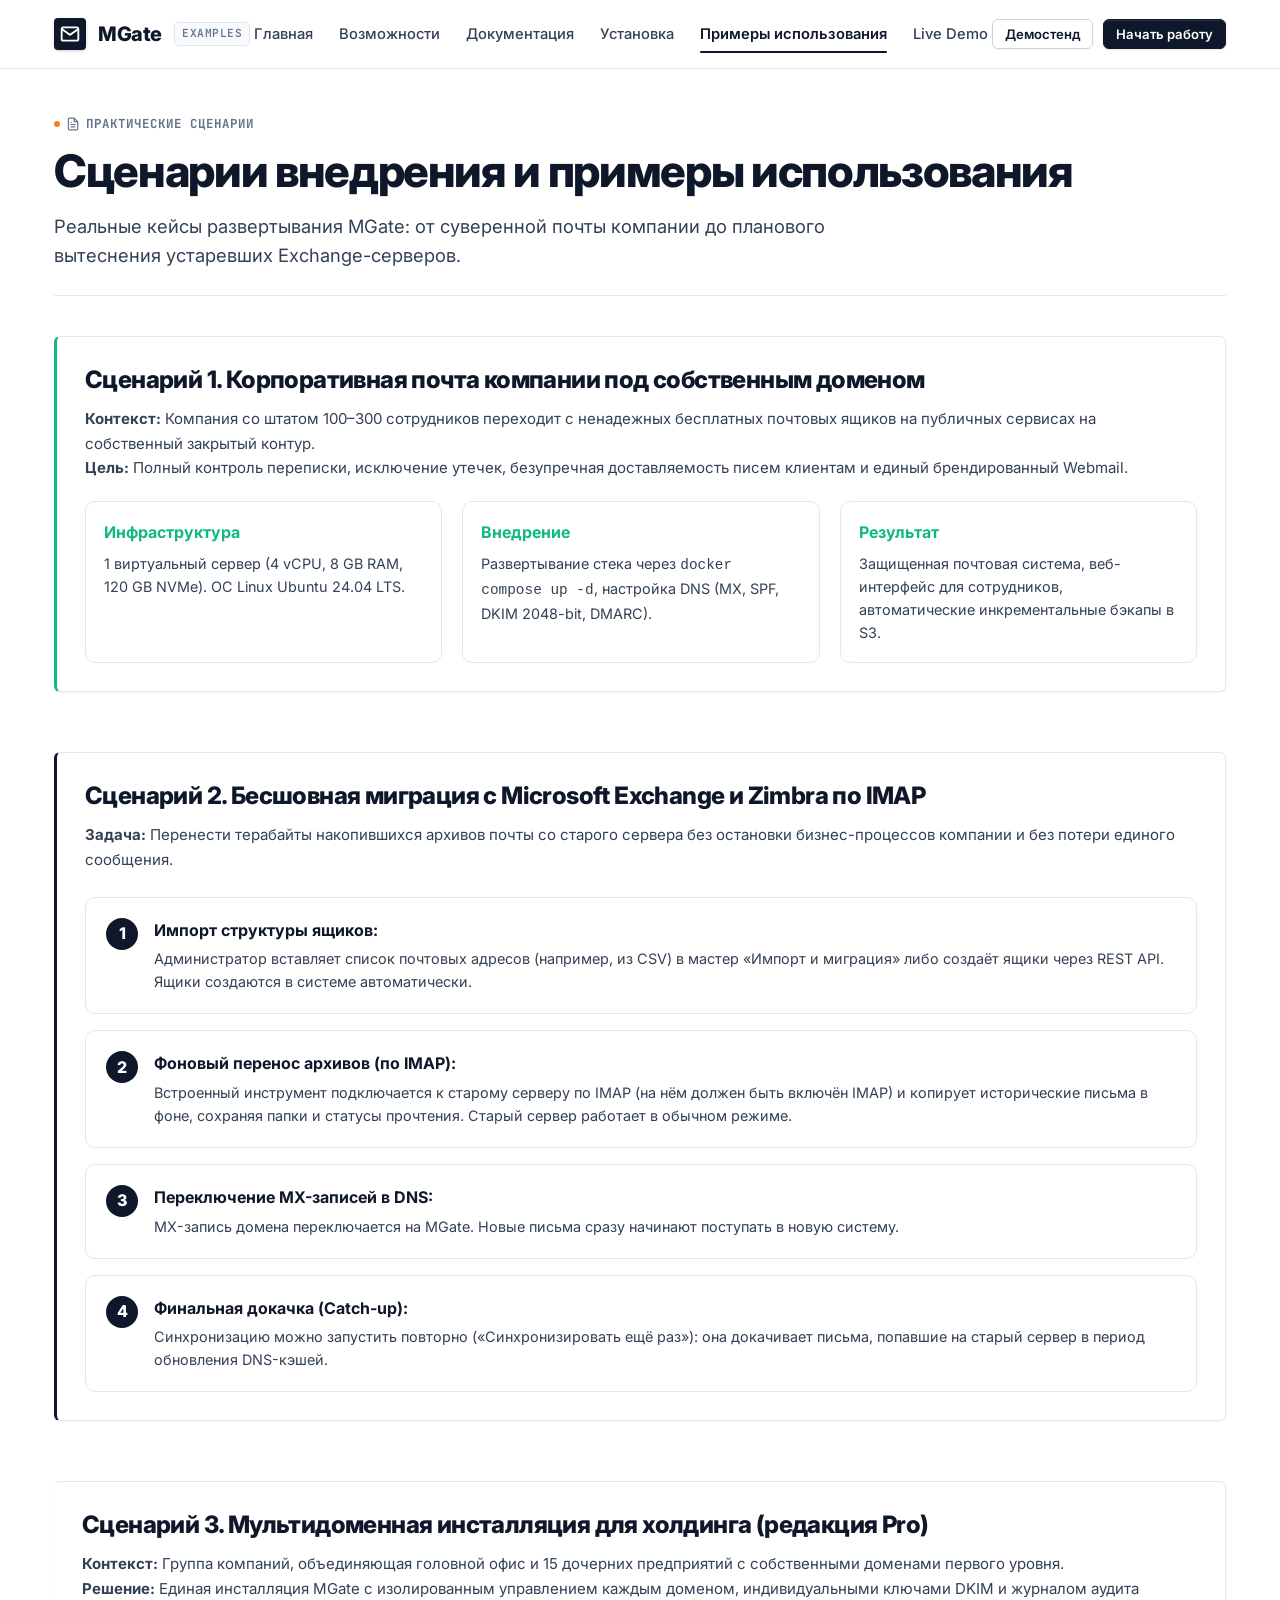
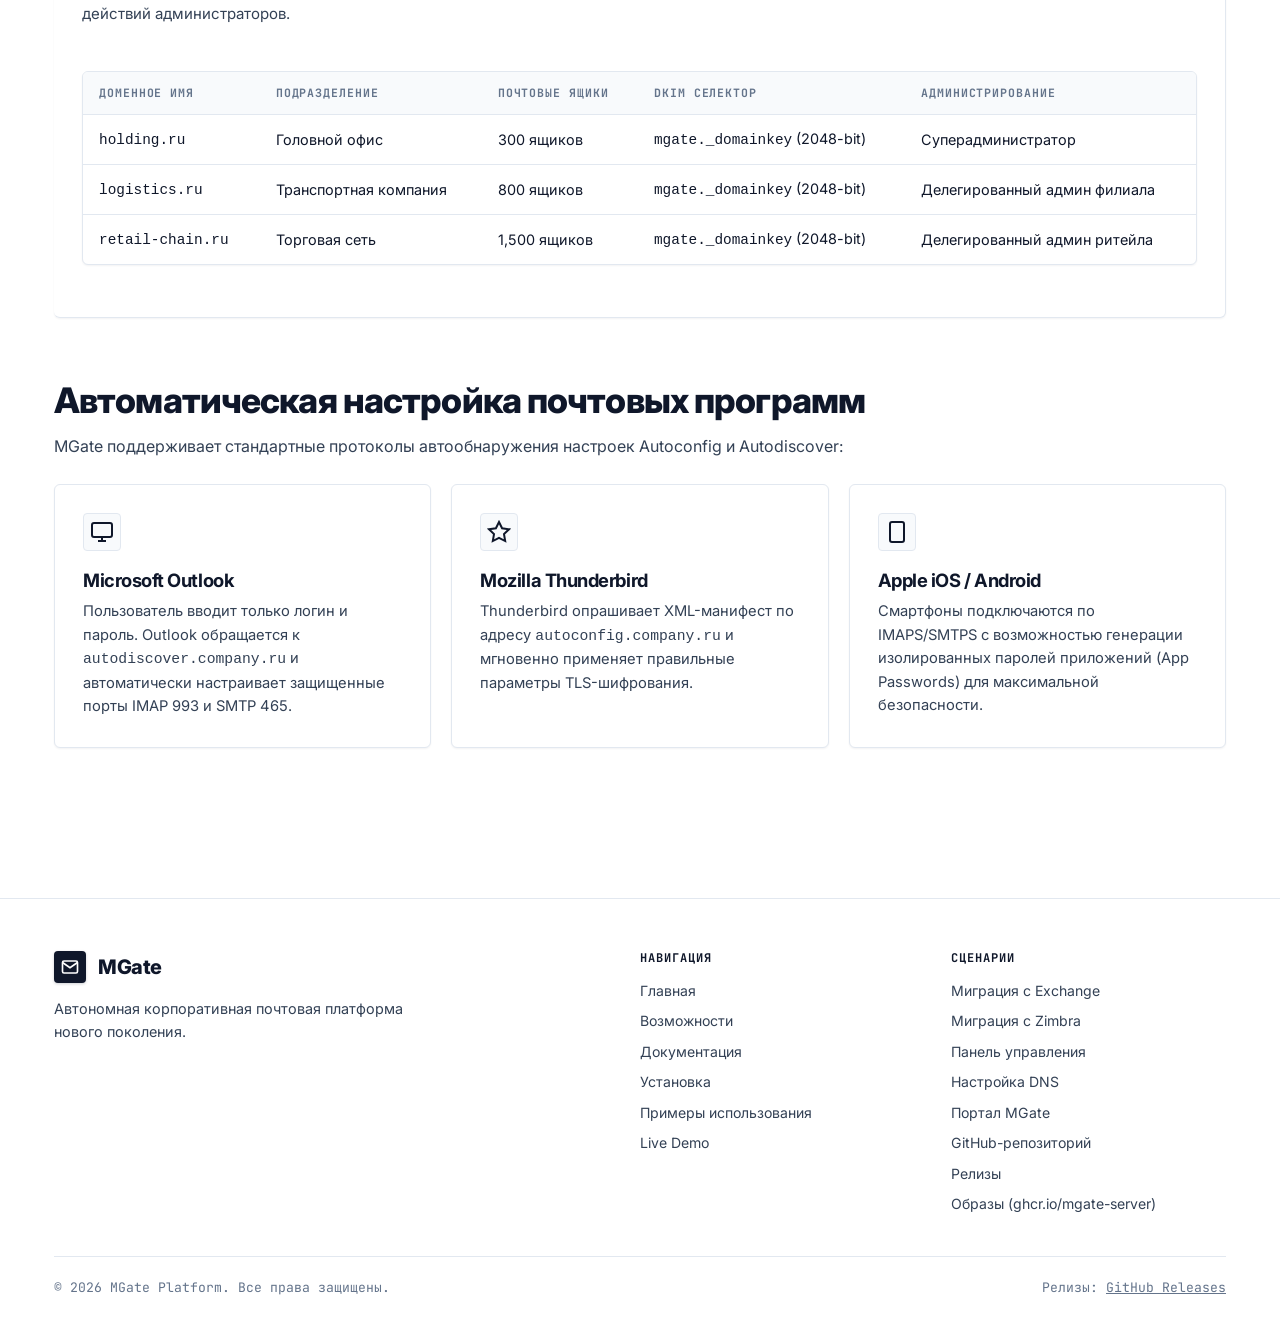
<file: examples/index.html>
<!DOCTYPE html>
<html lang="ru">
<head>
  <meta charset="UTF-8">
  <meta name="viewport" content="width=device-width, initial-scale=1.0">
  <link rel="canonical" href="https://mgate.pro/examples/">
  <title>Примеры использования и сценарии — MGate Platform</title>
  <link rel="preconnect" href="https://fonts.googleapis.com">
  <link rel="preconnect" href="https://fonts.gstatic.com" crossorigin>
  <link href="https://fonts.googleapis.com/css2?family=Inter:wght@400;500;600;700;800&family=JetBrains+Mono:wght@400;500;600;700&display=swap" rel="stylesheet">
  <link rel="stylesheet" href="/assets/css/style.css?v=20261024-production">
</head>
<body>

  <!-- Sticky Header -->
  <header>
    <div class="container nav-container">
      <a href="/" class="brand">
        <div class="brand-icon">
          <svg width="20" height="20" viewBox="0 0 24 24" fill="none" stroke="currentColor" stroke-width="2.2">
            <path d="M4 4h16c1.1 0 2 .9 2 2v12c0 1.1-.9 2-2 2H4c-1.1 0-2-.9-2-2V6c0-1.1.9-2 2-2z"></path>
            <polyline points="22,6 12,13 2,6"></polyline>
          </svg>
        </div>
        <span>MGate</span>
        <span class="brand-badge">Examples</span>
      </a>

      <nav>
        <ul class="nav-menu" id="navMenu">
          <li class="nav-item"><a href="/">Главная</a></li>
          <li class="nav-item"><a href="/features/">Возможности</a></li>
          <li class="nav-item"><a href="/docs/">Документация</a></li>
          <li class="nav-item"><a href="/install/">Установка</a></li>
          <li class="nav-item"><a href="/examples/" class="active">Примеры использования</a></li>
          <li class="nav-item"><a href="/live-demo/">Live Demo</a></li>
        </ul>
      </nav>

      <div class="nav-actions">
        <a href="/live-demo/" class="btn btn-secondary btn-sm">Демостенд</a>
        <a href="/install/" class="btn btn-primary btn-sm">Начать работу</a>

        <button class="mobile-toggle" id="mobileMenuToggle" aria-label="Открыть меню">
          <svg width="22" height="22" viewBox="0 0 24 24" fill="none" stroke="currentColor" stroke-width="2">
            <line x1="3" y1="12" x2="21" y2="12"></line>
            <line x1="3" y1="6" x2="21" y2="6"></line>
            <line x1="3" y1="18" x2="21" y2="18"></line>
          </svg>
        </button>
      </div>
    </div>
  </header>

  <main class="container" style="padding-top: 40px; padding-bottom: 90px;">
    <!-- Intro -->
    <div style="margin-bottom: 40px; border-bottom: 1px solid var(--border-subtle); padding-bottom: 24px;">
      <span class="section-tag">
        <svg width="14" height="14" viewBox="0 0 24 24" fill="none" stroke="currentColor" stroke-width="2"><path d="M14 2H6a2 2 0 0 0-2 2v16a2 2 0 0 0 2 2h12a2 2 0 0 0 2-2V8z"></path><polyline points="14 2 14 8 20 8"></polyline><line x1="16" y1="13" x2="8" y2="13"></line><line x1="16" y1="17" x2="8" y2="17"></line><polyline points="10 9 9 9 8 9"></polyline></svg>
        Практические сценарии
      </span>
      <h1 style="font-size: 2.8rem; font-weight: 800; letter-spacing: -0.03em; margin-bottom: 12px;">
        Сценарии внедрения и примеры использования
      </h1>
      <p style="font-size: 1.15rem; color: var(--text-muted); max-width: 860px; line-height: 1.6;">
        Реальные кейсы развертывания MGate: от суверенной почты компании до планового вытеснения устаревших Exchange-серверов.
      </p>
    </div>

    <!-- Case 1: Corporate Mail for Medium Enterprise -->
    <section style="margin-bottom: 60px;">
      <div class="card" style="border-left: 3px solid var(--accent-emerald);">
        <h2 style="font-size: 1.5rem; font-weight: 800; color: var(--text-main); margin-bottom: 12px;">
          Сценарий 1. Корпоративная почта компании под собственным доменом
        </h2>
        <p style="color: var(--text-muted); margin-bottom: 20px; line-height: 1.65;">
          <strong>Контекст:</strong> Компания со штатом 100–300 сотрудников переходит с ненадежных бесплатных почтовых ящиков на публичных сервисах на собственный закрытый контур.<br>
          <strong>Цель:</strong> Полный контроль переписки, исключение утечек, безупречная доставляемость писем клиентам и единый брендированный Webmail.
        </p>

        <div class="grid-3">
          <div style="background: var(--bg-card); padding: 18px; border-radius: var(--radius-md); border: 1px solid var(--border-subtle);">
            <div style="font-weight: 700; color: var(--accent-emerald); margin-bottom: 6px;">Инфраструктура</div>
            <div style="font-size: 0.9rem; color: var(--text-muted);">
              1 виртуальный сервер (4 vCPU, 8 GB RAM, 120 GB NVMe). ОС Linux Ubuntu 24.04 LTS.
            </div>
          </div>

          <div style="background: var(--bg-card); padding: 18px; border-radius: var(--radius-md); border: 1px solid var(--border-subtle);">
            <div style="font-weight: 700; color: var(--accent-emerald); margin-bottom: 6px;">Внедрение</div>
            <div style="font-size: 0.9rem; color: var(--text-muted);">
              Развертывание стека через <code>docker compose up -d</code>, настройка DNS (MX, SPF, DKIM 2048-bit, DMARC).
            </div>
          </div>

          <div style="background: var(--bg-card); padding: 18px; border-radius: var(--radius-md); border: 1px solid var(--border-subtle);">
            <div style="font-weight: 700; color: var(--accent-emerald); margin-bottom: 6px;">Результат</div>
            <div style="font-size: 0.9rem; color: var(--text-muted);">
              Защищенная почтовая система, веб-интерфейс для сотрудников, автоматические инкрементальные бэкапы в S3.
            </div>
          </div>
        </div>
      </div>
    </section>

    <!-- Case 2: Zero-Downtime Migration from Exchange / Zimbra -->
    <section id="migration" style="margin-bottom: 60px;">
      <div class="card" style="border-left: 3px solid var(--primary);">
        <h2 style="font-size: 1.5rem; font-weight: 800; color: var(--text-main); margin-bottom: 12px;">
          Сценарий 2. Бесшовная миграция с Microsoft Exchange и Zimbra по IMAP
        </h2>
        <p style="color: var(--text-muted); margin-bottom: 24px; line-height: 1.65;">
          <strong>Задача:</strong> Перенести терабайты накопившихся архивов почты со старого сервера без остановки бизнес-процессов компании и без потери единого сообщения.
        </p>

        <div style="display: flex; flex-direction: column; gap: 16px;">
          <div style="background: var(--bg-card); border: 1px solid var(--border-subtle); padding: 20px; border-radius: var(--radius-md); display: flex; gap: 16px; align-items: flex-start;">
            <div style="background: var(--primary); color: #fff; width: 32px; height: 32px; border-radius: 50%; display: flex; align-items: center; justify-content: center; font-weight: 800; flex-shrink: 0;">1</div>
            <div>
              <strong style="color: var(--text-main); font-size: 1rem;">Импорт структуры ящиков:</strong>
              <p style="color: var(--text-muted); font-size: 0.9rem; margin-top: 4px;">
                Администратор вставляет список почтовых адресов (например, из CSV) в мастер «Импорт и миграция» либо создаёт ящики через REST API. Ящики создаются в системе автоматически.
              </p>
            </div>
          </div>

          <div style="background: var(--bg-card); border: 1px solid var(--border-subtle); padding: 20px; border-radius: var(--radius-md); display: flex; gap: 16px; align-items: flex-start;">
            <div style="background: var(--primary); color: #fff; width: 32px; height: 32px; border-radius: 50%; display: flex; align-items: center; justify-content: center; font-weight: 800; flex-shrink: 0;">2</div>
            <div>
              <strong style="color: var(--text-main); font-size: 1rem;">Фоновый перенос архивов (по IMAP):</strong>
              <p style="color: var(--text-muted); font-size: 0.9rem; margin-top: 4px;">
                Встроенный инструмент подключается к старому серверу по IMAP (на нём должен быть включён IMAP) и копирует исторические письма в фоне, сохраняя папки и статусы прочтения. Старый сервер работает в обычном режиме.
              </p>
            </div>
          </div>

          <div style="background: var(--bg-card); border: 1px solid var(--border-subtle); padding: 20px; border-radius: var(--radius-md); display: flex; gap: 16px; align-items: flex-start;">
            <div style="background: var(--primary); color: #fff; width: 32px; height: 32px; border-radius: 50%; display: flex; align-items: center; justify-content: center; font-weight: 800; flex-shrink: 0;">3</div>
            <div>
              <strong style="color: var(--text-main); font-size: 1rem;">Переключение MX-записей в DNS:</strong>
              <p style="color: var(--text-muted); font-size: 0.9rem; margin-top: 4px;">
                MX-запись домена переключается на MGate. Новые письма сразу начинают поступать в новую систему.
              </p>
            </div>
          </div>

          <div style="background: var(--bg-card); border: 1px solid var(--border-subtle); padding: 20px; border-radius: var(--radius-md); display: flex; gap: 16px; align-items: flex-start;">
            <div style="background: var(--primary); color: #fff; width: 32px; height: 32px; border-radius: 50%; display: flex; align-items: center; justify-content: center; font-weight: 800; flex-shrink: 0;">4</div>
            <div>
              <strong style="color: var(--text-main); font-size: 1rem;">Финальная докачка (Catch-up):</strong>
              <p style="color: var(--text-muted); font-size: 0.9rem; margin-top: 4px;">
                Синхронизацию можно запустить повторно («Синхронизировать ещё раз»): она докачивает письма, попавшие на старый сервер в период обновления DNS-кэшей.
              </p>
            </div>
          </div>
        </div>
      </div>
    </section>

    <!-- Case 3: Multidomain Holding -->
    <section style="margin-bottom: 60px;">
      <div class="card" style="border-left: 3px solid var(--accent-indigo);">
        <h2 style="font-size: 1.5rem; font-weight: 800; color: var(--text-main); margin-bottom: 12px;">
          Сценарий 3. Мультидоменная инсталляция для холдинга (редакция Pro)
        </h2>
        <p style="color: var(--text-muted); margin-bottom: 20px; line-height: 1.65;">
          <strong>Контекст:</strong> Группа компаний, объединяющая головной офис и 15 дочерних предприятий с собственными доменами первого уровня.<br>
          <strong>Решение:</strong> Единая инсталляция MGate с изолированным управлением каждым доменом, индивидуальными ключами DKIM и журналом аудита действий администраторов.
        </p>

        <div class="matrix-wrap">
          <table class="matrix-table">
            <thead>
              <tr>
                <th>Доменное имя</th>
                <th>Подразделение</th>
                <th>Почтовые ящики</th>
                <th>DKIM Селектор</th>
                <th>Администрирование</th>
              </tr>
            </thead>
            <tbody>
              <tr>
                <td><code>holding.ru</code></td>
                <td>Головной офис</td>
                <td>300 ящиков</td>
                <td><code>mgate._domainkey</code> (2048-bit)</td>
                <td>Суперадминистратор</td>
              </tr>
              <tr>
                <td><code>logistics.ru</code></td>
                <td>Транспортная компания</td>
                <td>800 ящиков</td>
                <td><code>mgate._domainkey</code> (2048-bit)</td>
                <td>Делегированный админ филиала</td>
              </tr>
              <tr>
                <td><code>retail-chain.ru</code></td>
                <td>Торговая сеть</td>
                <td>1,500 ящиков</td>
                <td><code>mgate._domainkey</code> (2048-bit)</td>
                <td>Делегированный админ ритейла</td>
              </tr>
            </tbody>
          </table>
        </div>
      </div>
    </section>

    <!-- Case 4: Client Integration -->
    <section style="margin-bottom: 60px;">
      <h2 class="section-title">Автоматическая настройка почтовых программ</h2>
      <p style="color: var(--text-muted); margin-bottom: 24px;">
        MGate поддерживает стандартные протоколы автообнаружения настроек Autoconfig и Autodiscover:
      </p>

      <div class="grid-3">
        <div class="card">
          <div class="card-icon-wrap">
            <svg width="24" height="24" viewBox="0 0 24 24" fill="none" stroke="currentColor" stroke-width="2"><rect x="2" y="3" width="20" height="14" rx="2" ry="2"></rect><line x1="8" y1="21" x2="16" y2="21"></line><line x1="12" y1="17" x2="12" y2="21"></line></svg>
          </div>
          <h3>Microsoft Outlook</h3>
          <p style="font-size: 0.92rem;">
            Пользователь вводит только логин и пароль. Outlook обращается к <code>autodiscover.company.ru</code> и автоматически настраивает защищенные порты IMAP 993 и SMTP 465.
          </p>
        </div>

        <div class="card">
          <div class="card-icon-wrap">
            <svg width="24" height="24" viewBox="0 0 24 24" fill="none" stroke="currentColor" stroke-width="2"><polygon points="12 2 15.09 8.26 22 9.27 17 14.14 18.18 21.02 12 17.77 5.82 21.02 7 14.14 2 9.27 8.91 8.26 12 2"></polygon></svg>
          </div>
          <h3>Mozilla Thunderbird</h3>
          <p style="font-size: 0.92rem;">
            Thunderbird опрашивает XML-манифест по адресу <code>autoconfig.company.ru</code> и мгновенно применяет правильные параметры TLS-шифрования.
          </p>
        </div>

        <div class="card">
          <div class="card-icon-wrap">
            <svg width="24" height="24" viewBox="0 0 24 24" fill="none" stroke="currentColor" stroke-width="2"><rect x="5" y="2" width="14" height="20" rx="2" ry="2"></rect><line x1="12" y1="18" x2="12.01" y2="18"></line></svg>
          </div>
          <h3>Apple iOS / Android</h3>
          <p style="font-size: 0.92rem;">
            Смартфоны подключаются по IMAPS/SMTPS с возможностью генерации изолированных паролей приложений (App Passwords) для максимальной безопасности.
          </p>
        </div>
      </div>
    </section>
  </main>

  <!-- Footer -->
  <footer>
    <div class="container">
      <div class="footer-grid">
        <div class="footer-col">
          <div class="brand" style="margin-bottom: 14px;">
            <div class="brand-icon">
              <svg width="18" height="18" viewBox="0 0 24 24" fill="none" stroke="currentColor" stroke-width="2.2">
                <path d="M4 4h16c1.1 0 2 .9 2 2v12c0 1.1-.9 2-2 2H4c-1.1 0-2-.9-2-2V6c0-1.1.9-2 2-2z"></path>
                <polyline points="22,6 12,13 2,6"></polyline>
              </svg>
            </div>
            <span>MGate</span>
          </div>
          <p style="font-size: 0.9rem; line-height: 1.6; color: var(--text-muted); max-width: 360px;">
            Автономная корпоративная почтовая платформа нового поколения.
          </p>
        </div>

        <div class="footer-col">
          <h4>Навигация</h4>
          <ul class="footer-links">
            <li><a href="/">Главная</a></li>
            <li><a href="/features/">Возможности</a></li>
            <li><a href="/docs/">Документация</a></li>
            <li><a href="/install/">Установка</a></li>
            <li><a href="/examples/">Примеры использования</a></li>
            <li><a href="/live-demo/">Live Demo</a></li>
          </ul>
        </div>

        <div class="footer-col">
          <h4>Сценарии</h4>
          <ul class="footer-links">
            <li><a href="#migration">Миграция с Exchange</a></li>
            <li><a href="#migration">Миграция с Zimbra</a></li>
            <li><a href="/features/#admin">Панель управления</a></li>
            <li><a href="/docs/#dns-records">Настройка DNS</a></li>
            <li><a href="https://panel.mgate.pro" target="_blank" rel="noopener">Портал MGate</a></li>
            <li><a href="https://github.com/mgate-server/mgate" target="_blank" rel="noopener">GitHub-репозиторий</a></li>
            <li><a href="https://github.com/mgate-server/mgate/releases" target="_blank" rel="noopener">Релизы</a></li>
            <li><a href="https://github.com/orgs/mgate-server/packages" target="_blank" rel="noopener">Образы (ghcr.io/mgate-server)</a></li>
          </ul>
        </div>
      </div>

      <div class="footer-bottom">
        <div>© 2026 MGate Platform. Все права защищены.</div>
        <div style="color: var(--text-dim);">Релизы: <a href="https://github.com/mgate-server/mgate/releases" target="_blank" rel="noopener" style="color: inherit; text-decoration: underline;">GitHub Releases</a></div>
      </div>
    </div>
  </footer>

  <script src="/assets/js/app.js?v=20261024-production"></script>
</body>
</html>
</file>
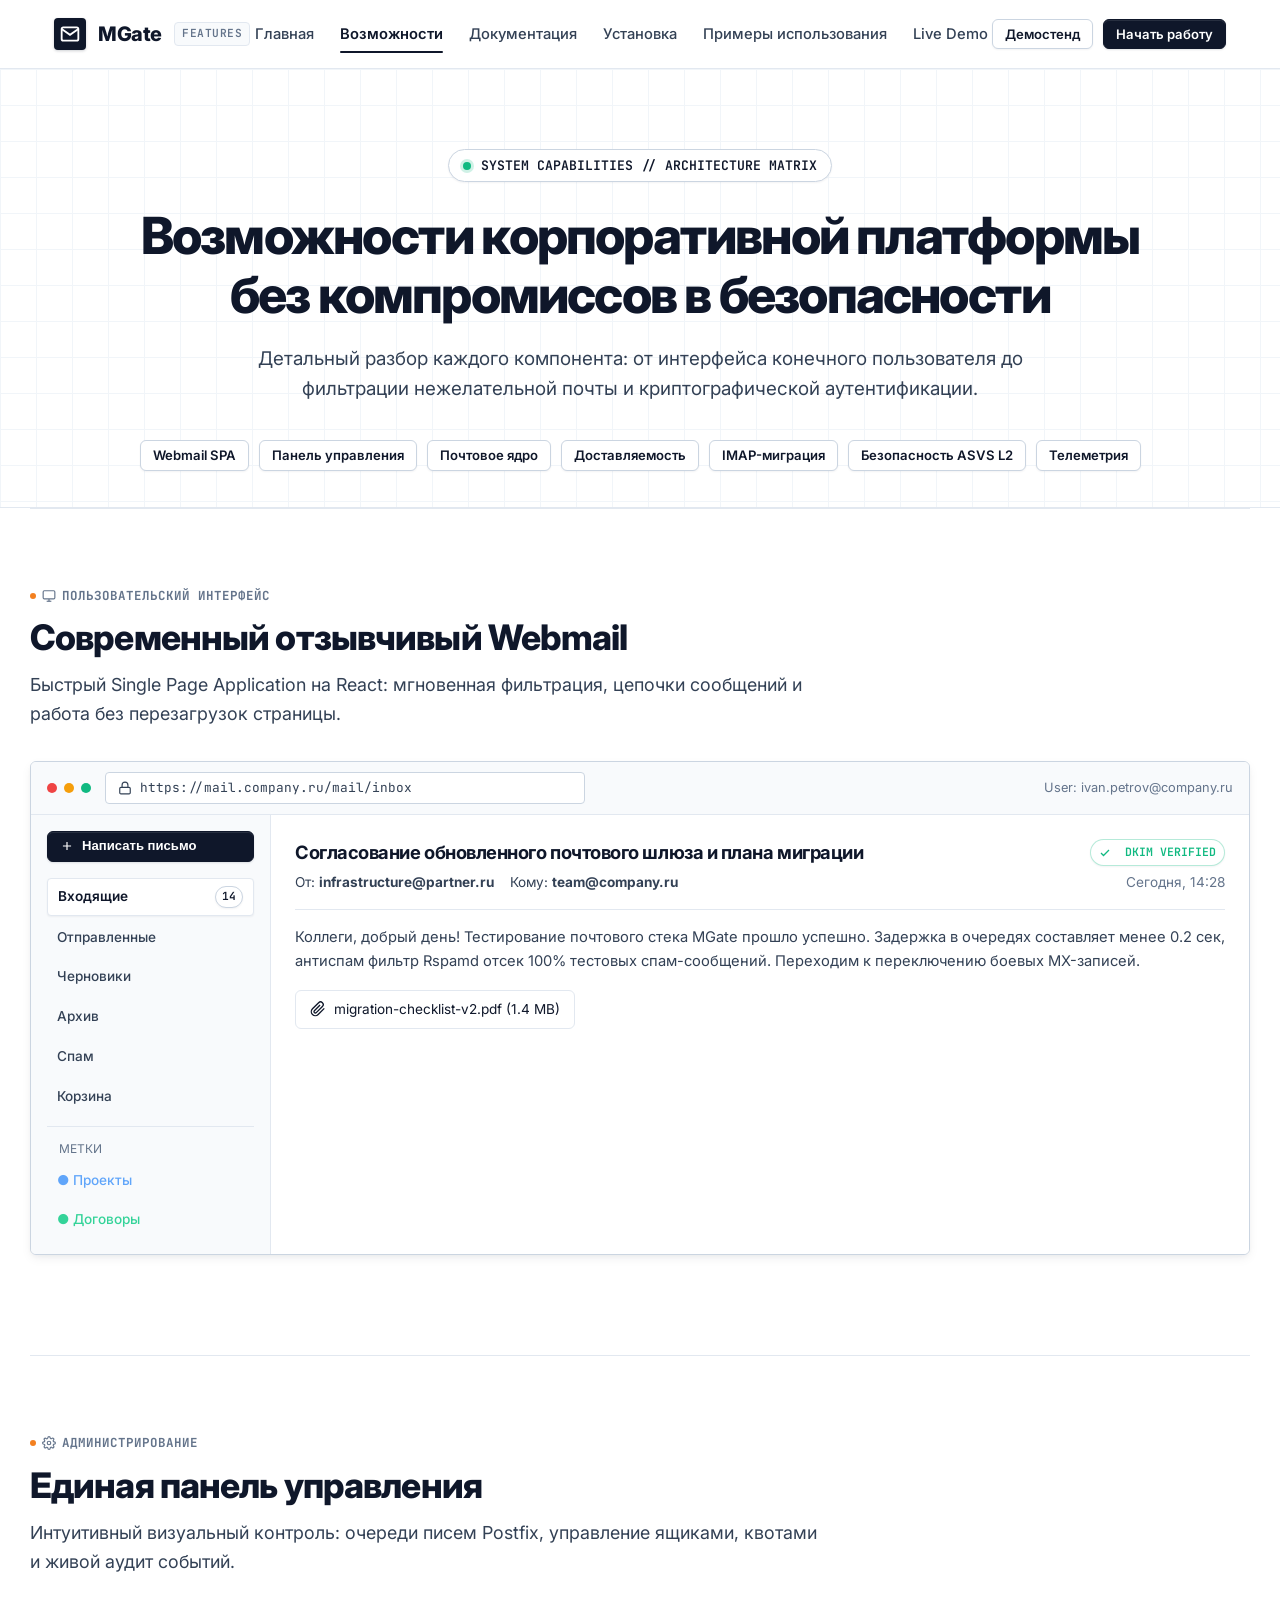
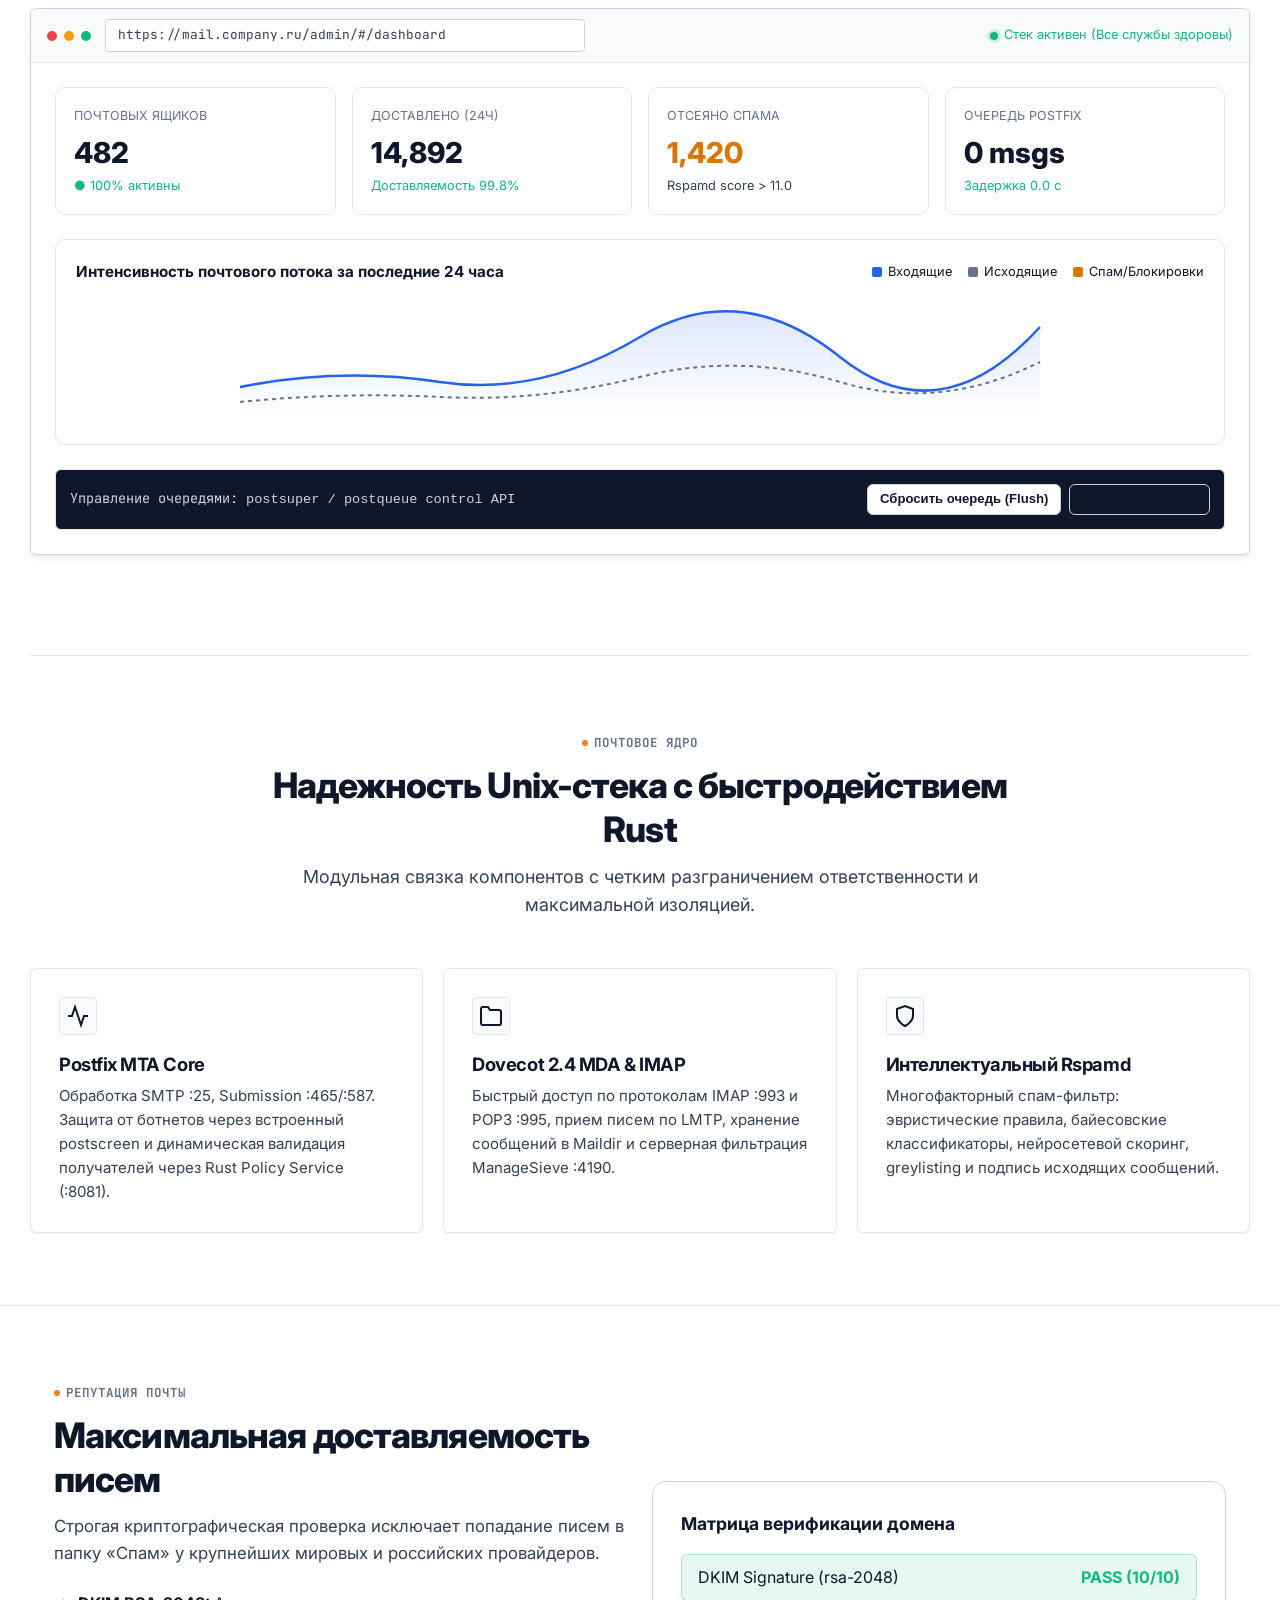
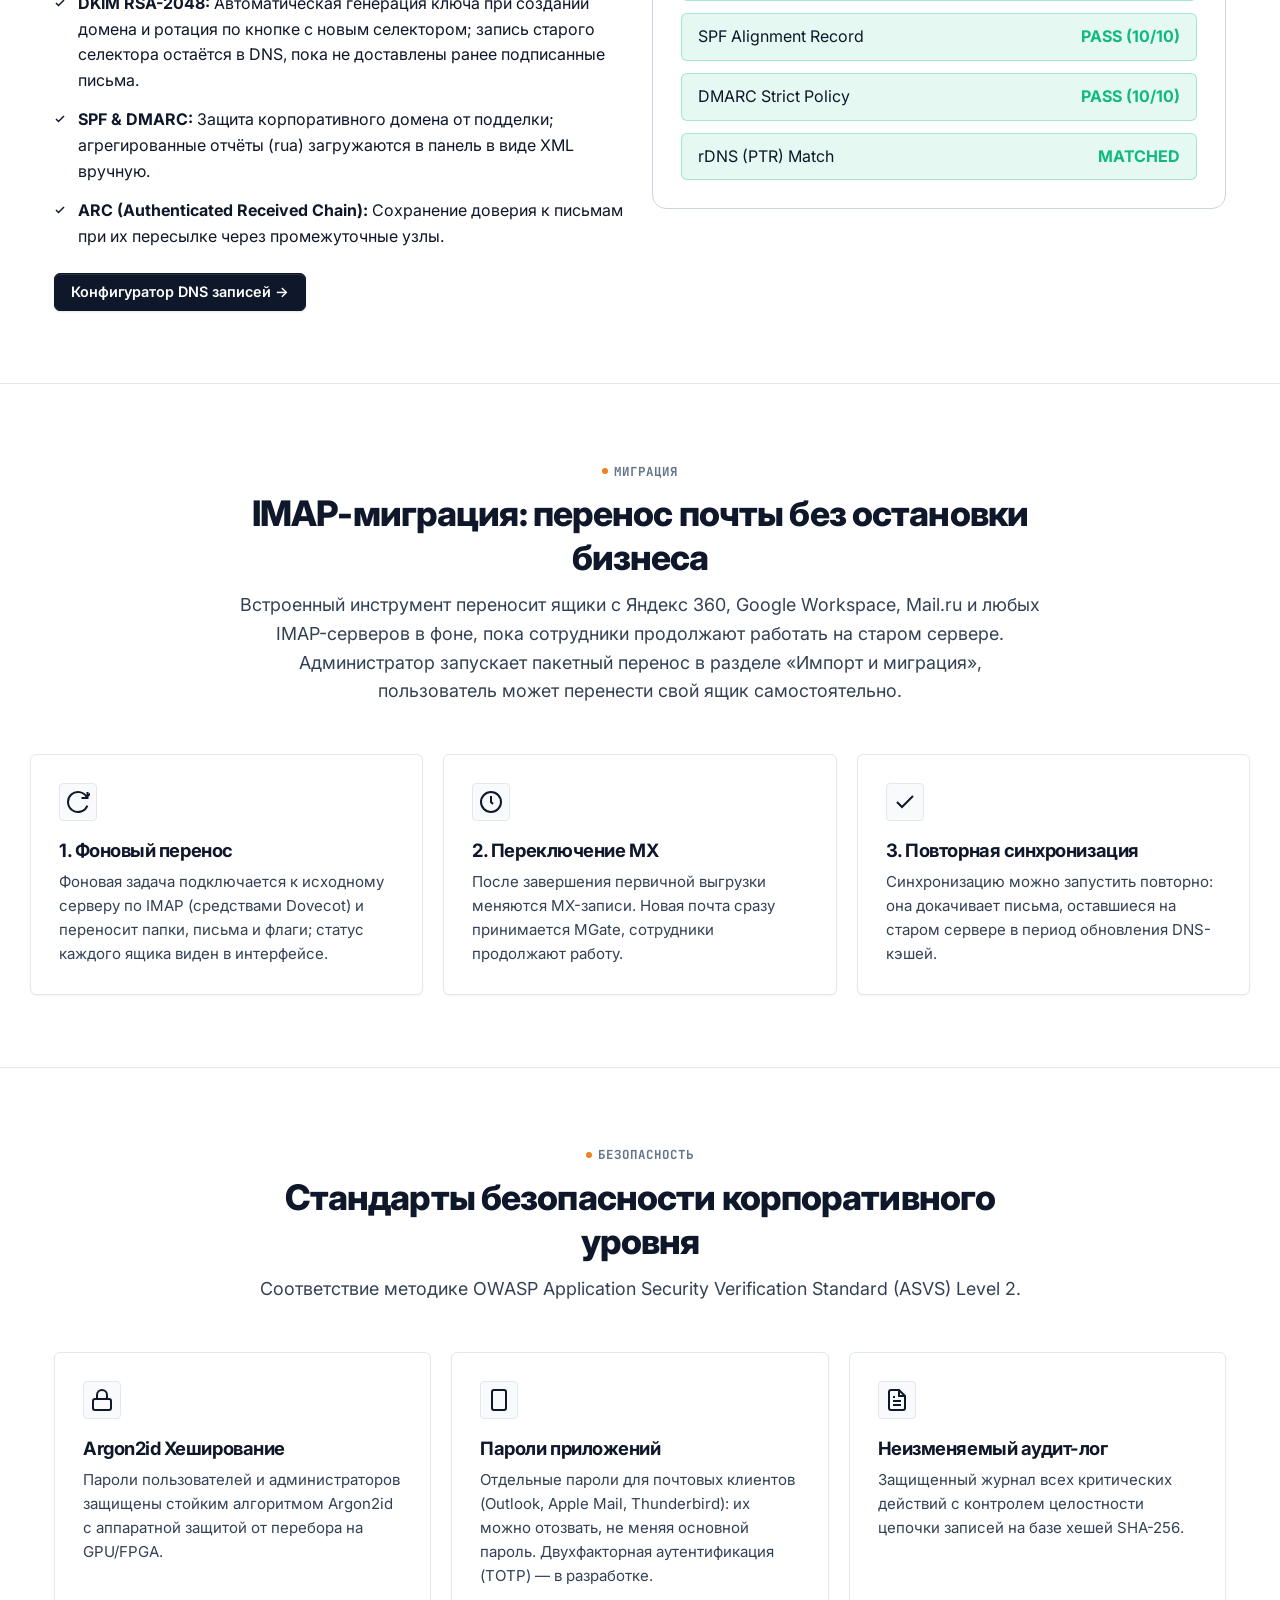
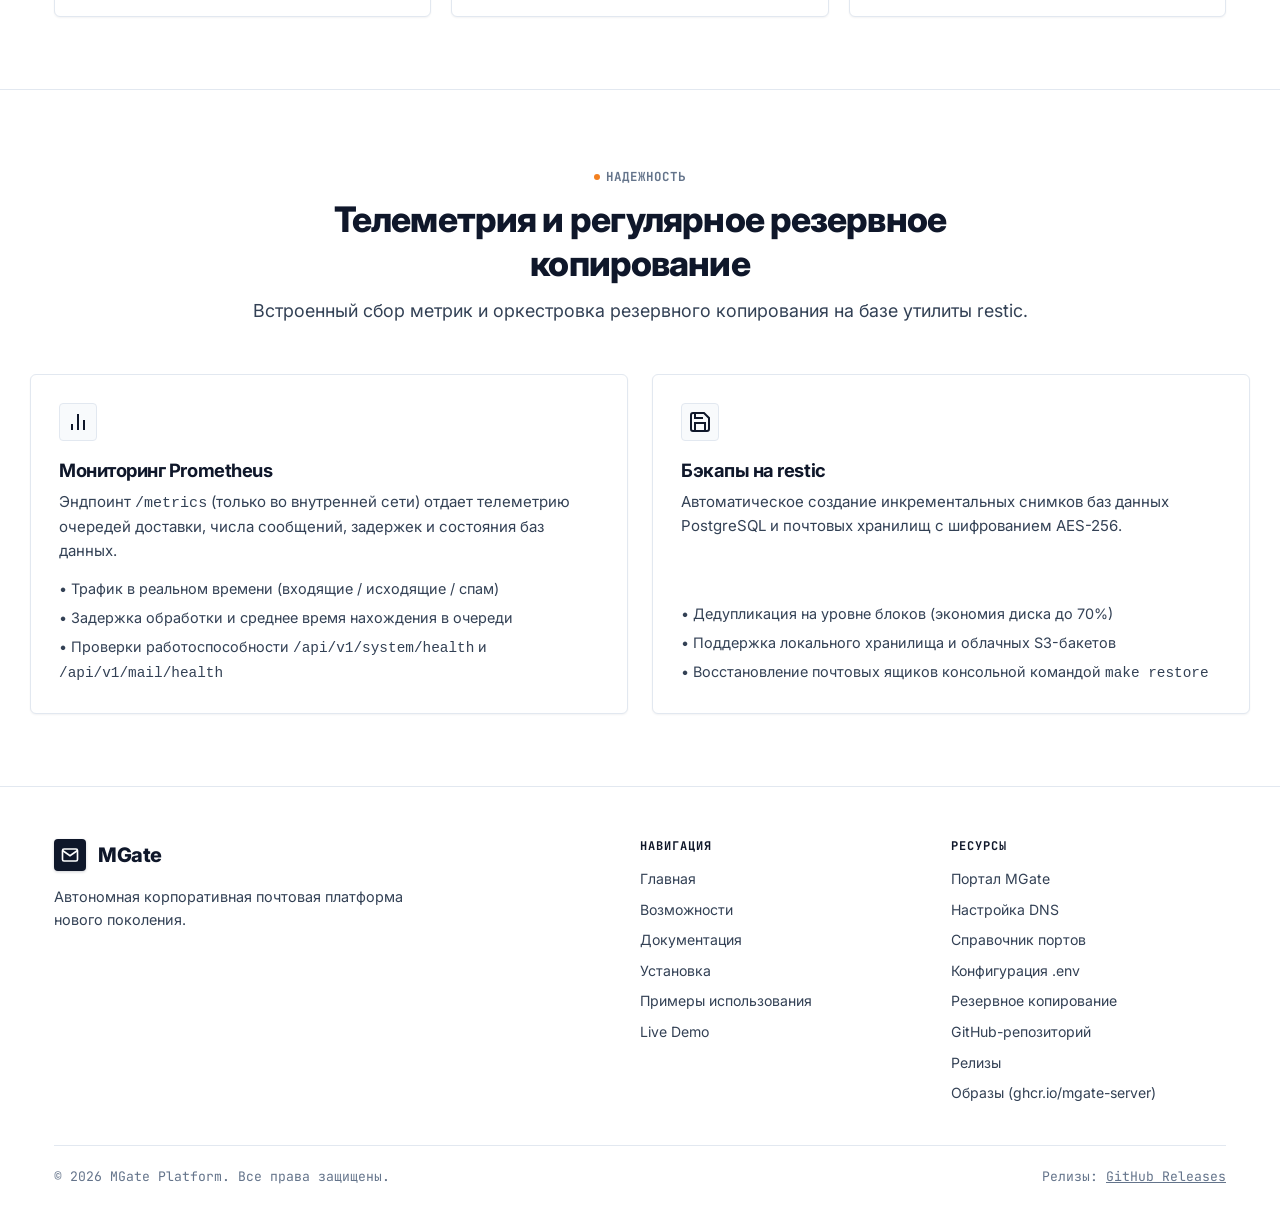
<file: features/index.html>
<!DOCTYPE html>
<html lang="ru">
<head>
  <meta charset="UTF-8">
  <meta name="viewport" content="width=device-width, initial-scale=1.0">
  <link rel="canonical" href="https://mgate.pro/features/">
  <title>Возможности и функционал — MGate Platform</title>
  <link rel="preconnect" href="https://fonts.googleapis.com">
  <link rel="preconnect" href="https://fonts.gstatic.com" crossorigin>
  <link href="https://fonts.googleapis.com/css2?family=Inter:wght@400;500;600;700;800&family=JetBrains+Mono:wght@400;500;600;700&display=swap" rel="stylesheet">
  <link rel="stylesheet" href="/assets/css/style.css?v=20261024-production">
</head>
<body>

  <!-- Sticky Header -->
  <header>
    <div class="container nav-container">
      <a href="/" class="brand">
        <div class="brand-icon">
          <svg width="20" height="20" viewBox="0 0 24 24" fill="none" stroke="currentColor" stroke-width="2.2">
            <path d="M4 4h16c1.1 0 2 .9 2 2v12c0 1.1-.9 2-2 2H4c-1.1 0-2-.9-2-2V6c0-1.1.9-2 2-2z"></path>
            <polyline points="22,6 12,13 2,6"></polyline>
          </svg>
        </div>
        <span>MGate</span>
        <span class="brand-badge">Features</span>
      </a>

      <nav>
        <ul class="nav-menu" id="navMenu">
          <li class="nav-item"><a href="/">Главная</a></li>
          <li class="nav-item"><a href="/features/" class="active">Возможности</a></li>
          <li class="nav-item"><a href="/docs/">Документация</a></li>
          <li class="nav-item"><a href="/install/">Установка</a></li>
          <li class="nav-item"><a href="/examples/">Примеры использования</a></li>
          <li class="nav-item"><a href="/live-demo/">Live Demo</a></li>
        </ul>
      </nav>

      <div class="nav-actions">
        <a href="/live-demo/" class="btn btn-secondary btn-sm">Демостенд</a>
        <a href="/install/" class="btn btn-primary btn-sm">Начать работу</a>

        <button class="mobile-toggle" id="mobileMenuToggle" aria-label="Открыть меню">
          <svg width="22" height="22" viewBox="0 0 24 24" fill="none" stroke="currentColor" stroke-width="2">
            <line x1="3" y1="12" x2="21" y2="12"></line>
            <line x1="3" y1="6" x2="21" y2="6"></line>
            <line x1="3" y1="18" x2="21" y2="18"></line>
          </svg>
        </button>
      </div>
    </div>
  </header>

  <main>
    <!-- Section Hero -->
    <section class="hero" style="padding-bottom: 36px;">
      <div class="container hero-content">
        <div class="pill-badge">
          <span class="status-pulse-dot"></span>
          <span>SYSTEM CAPABILITIES // ARCHITECTURE MATRIX</span>
        </div>
        <h1>
          Возможности корпоративной платформы <br>
          <span class="text-gradient">без компромиссов в безопасности</span>
        </h1>
        <p class="hero-desc">
          Детальный разбор каждого компонента: от интерфейса конечного пользователя до фильтрации нежелательной почты и криптографической аутентификации.
        </p>

        <!-- Quick Jump Buttons with SVG Icons -->
        <div style="display: flex; justify-content: center; gap: 10px; flex-wrap: wrap; margin-top: 20px;">
          <a href="#webmail" class="btn btn-secondary btn-sm">Webmail SPA</a>
          <a href="#admin" class="btn btn-secondary btn-sm">Панель управления</a>
          <a href="#core" class="btn btn-secondary btn-sm">Почтовое ядро</a>
          <a href="#deliverability" class="btn btn-secondary btn-sm">Доставляемость</a>
          <a href="#migration" class="btn btn-secondary btn-sm">IMAP-миграция</a>
          <a href="#security" class="btn btn-secondary btn-sm">Безопасность ASVS L2</a>
          <a href="#monitoring" class="btn btn-secondary btn-sm">Телеметрия</a>
        </div>
      </div>
    </section>

    <!-- 1. Webmail SPA with Realistic UI Mockup -->
    <section id="webmail" class="section container" style="border-top: 1px solid var(--border-subtle);">
      <div class="section-title-wrap" style="text-align: left; margin: 0 0 32px 0;">
        <span class="section-tag">
          <svg width="14" height="14" viewBox="0 0 24 24" fill="none" stroke="currentColor" stroke-width="2"><rect x="2" y="3" width="20" height="14" rx="2" ry="2"></rect><line x1="8" y1="21" x2="16" y2="21"></line><line x1="12" y1="17" x2="12" y2="21"></line></svg>
          Пользовательский интерфейс
        </span>
        <h2 class="section-title">Современный отзывчивый Webmail</h2>
        <p class="section-subtitle">
          Быстрый Single Page Application на React: мгновенная фильтрация, цепочки сообщений и работа без перезагрузок страницы.
        </p>
      </div>

      <!-- Realistic Webmail UI Mockup Window -->
      <div class="ui-mockup-window">
        <div class="mockup-topbar">
          <div class="terminal-dots">
            <span class="dot red"></span>
            <span class="dot yellow"></span>
            <span class="dot green"></span>
          </div>
          <div class="mockup-url-bar">
            <svg width="14" height="14" viewBox="0 0 24 24" fill="none" stroke="currentColor" stroke-width="2"><rect x="3" y="11" width="18" height="11" rx="2" ry="2"></rect><path d="M7 11V7a5 5 0 0 1 10 0v4"></path></svg>
            <span>https://mail.company.ru/mail/inbox</span>
          </div>
          <div style="font-size: 0.8rem; color: var(--text-dim); margin-left: auto;">
            User: ivan.petrov@company.ru
          </div>
        </div>

        <div class="mockup-body">
          <div class="mockup-sidebar">
            <button class="btn btn-primary btn-sm" style="width: 100%; margin-bottom: 12px; justify-content: flex-start;">
              <svg width="14" height="14" viewBox="0 0 24 24" fill="none" stroke="currentColor" stroke-width="2"><line x1="12" y1="5" x2="12" y2="19"></line><line x1="5" y1="12" x2="19" y2="12"></line></svg>
              Написать письмо
            </button>
            <div class="mockup-nav-item active">
              <span>Входящие</span>
              <span class="pill-badge" style="padding: 1px 6px; font-size: 0.7rem; margin: 0;">14</span>
            </div>
            <div class="mockup-nav-item"><span>Отправленные</span></div>
            <div class="mockup-nav-item"><span>Черновики</span></div>
            <div class="mockup-nav-item"><span>Архив</span></div>
            <div class="mockup-nav-item"><span>Спам</span></div>
            <div class="mockup-nav-item"><span>Корзина</span></div>
            <div style="border-top: 1px solid var(--border-subtle); margin: 8px 0;"></div>
            <div style="font-size: 0.75rem; text-transform: uppercase; color: var(--text-dim); padding-left: 12px;">Метки</div>
            <div class="mockup-nav-item"><span style="color: #60a5fa;">● Проекты</span></div>
            <div class="mockup-nav-item"><span style="color: #34d399;">● Договоры</span></div>
          </div>

          <div class="mockup-content">
            <div style="border-bottom: 1px solid var(--border-subtle); padding-bottom: 16px; margin-bottom: 16px;">
              <div style="display: flex; justify-content: space-between; align-items: center;">
                <h3 style="font-size: 1.15rem; color: var(--text-main); margin: 0;">
                  Согласование обновленного почтового шлюза и плана миграции
                </h3>
                <span class="pill-badge" style="margin: 0; padding: 3px 8px; font-size: 0.72rem; color: var(--accent-emerald); border-color: rgba(16, 185, 129, 0.3); font-family: var(--font-mono);">
                  <svg width="12" height="12" viewBox="0 0 24 24" fill="none" stroke="currentColor" stroke-width="2.5" style="margin-right: 4px;"><polyline points="20 6 9 17 4 12"></polyline></svg>DKIM VERIFIED
                </span>
              </div>
              <div style="font-size: 0.85rem; color: var(--text-muted); margin-top: 6px; display: flex; gap: 16px;">
                <span>От: <strong>infrastructure@partner.ru</strong></span>
                <span>Кому: <strong>team@company.ru</strong></span>
                <span style="color: var(--text-dim); margin-left: auto;">Сегодня, 14:28</span>
              </div>
            </div>

            <p style="color: var(--text-muted); font-size: 0.92rem; line-height: 1.6; margin-bottom: 16px;">
              Коллеги, добрый день! Тестирование почтового стека MGate прошло успешно. Задержка в очередях составляет менее 0.2 сек, антиспам фильтр Rspamd отсек 100% тестовых спам-сообщений. Переходим к переключению боевых MX-записей.
            </p>

            <!-- Attachment badge -->
            <div style="display: inline-flex; align-items: center; gap: 8px; background: var(--bg-card); border: 1px solid var(--border-subtle); padding: 8px 14px; border-radius: var(--radius-sm); font-size: 0.85rem;">
              <svg width="16" height="16" viewBox="0 0 24 24" fill="none" stroke="currentColor" stroke-width="2"><path d="M21.44 11.05l-9.19 9.19a6 6 0 0 1-8.49-8.49l9.19-9.19a4 4 0 0 1 5.66 5.66l-9.2 9.19a2 2 0 0 1-2.83-2.83l8.49-8.48"></path></svg>
              <span>migration-checklist-v2.pdf (1.4 MB)</span>
            </div>
          </div>
        </div>
      </div>
    </section>

    <!-- 2. Admin Panel with UI Mockup -->
    <section id="admin" class="section container" style="border-top: 1px solid var(--border-subtle);">
      <div class="section-title-wrap" style="text-align: left; margin: 0 0 32px 0;">
        <span class="section-tag">
          <svg width="14" height="14" viewBox="0 0 24 24" fill="none" stroke="currentColor" stroke-width="2"><circle cx="12" cy="12" r="3"></circle><path d="M19.4 15a1.65 1.65 0 0 0 .33 1.82l.06.06a2 2 0 0 1 0 2.83 2 2 0 0 1-2.83 0l-.06-.06a1.65 1.65 0 0 0-1.82-.33 1.65 1.65 0 0 0-1 1.51V21a2 2 0 0 1-2 2 2 2 0 0 1-2-2v-.09A1.65 1.65 0 0 0 9 19.4a1.65 1.65 0 0 0-1.82.33l-.06.06a2 2 0 0 1-2.83 0 2 2 0 0 1 0-2.83l.06-.06a1.65 1.65 0 0 0 .33-1.82 1.65 1.65 0 0 0-1.51-1H3a2 2 0 0 1-2-2 2 2 0 0 1 2-2h.09A1.65 1.65 0 0 0 4.6 9a1.65 1.65 0 0 0-.33-1.82l-.06-.06a2 2 0 0 1 0-2.83 2 2 0 0 1 2.83 0l.06.06a1.65 1.65 0 0 0 1.82.33H9a1.65 1.65 0 0 0 1-1.51V3a2 2 0 0 1 2-2 2 2 0 0 1 2 2v.09a1.65 1.65 0 0 0 1 1.51 1.65 1.65 0 0 0 1.82-.33l.06-.06a2 2 0 0 1 2.83 0 2 2 0 0 1 0 2.83l-.06.06a1.65 1.65 0 0 0-.33 1.82V9a1.65 1.65 0 0 0 1.51 1H21a2 2 0 0 1 2 2 2 2 0 0 1-2 2h-.09a1.65 1.65 0 0 0-1.51 1z"></path></svg>
          Администрирование
        </span>
        <h2 class="section-title">Единая панель управления</h2>
        <p class="section-subtitle">
          Интуитивный визуальный контроль: очереди писем Postfix, управление ящиками, квотами и живой аудит событий.
        </p>
      </div>

      <!-- Admin Dashboard Mockup with Sparkline Graph -->
      <div class="ui-mockup-window">
        <div class="mockup-topbar">
          <div class="terminal-dots">
            <span class="dot red"></span>
            <span class="dot yellow"></span>
            <span class="dot green"></span>
          </div>
          <div class="mockup-url-bar">
            <span>https://mail.company.ru/admin/#/dashboard</span>
          </div>
          <div style="font-size: 0.8rem; color: var(--accent-emerald); display: flex; align-items: center; gap: 6px; margin-left: auto;">
            <span class="status-pulse-dot"></span>
            Стек активен (Все службы здоровы)
          </div>
        </div>

        <div style="padding: 24px;">
          <!-- 4 KPI Cards -->
          <div class="grid-4" style="margin-bottom: 24px;">
            <div style="background: var(--bg-card); border: 1px solid var(--border-subtle); padding: 18px; border-radius: var(--radius-md);">
              <div style="font-size: 0.78rem; text-transform: uppercase; color: var(--text-dim); margin-bottom: 4px;">Почтовых ящиков</div>
              <div style="font-size: 1.8rem; font-weight: 800; color: var(--text-main);">482</div>
              <div style="font-size: 0.8rem; color: var(--accent-emerald);">● 100% активны</div>
            </div>

            <div style="background: var(--bg-card); border: 1px solid var(--border-subtle); padding: 18px; border-radius: var(--radius-md);">
              <div style="font-size: 0.78rem; text-transform: uppercase; color: var(--text-dim); margin-bottom: 4px;">Доставлено (24ч)</div>
              <div style="font-size: 1.8rem; font-weight: 800; color: var(--text-main);">14,892</div>
              <div style="font-size: 0.8rem; color: var(--accent-emerald);">Доставляемость 99.8%</div>
            </div>

            <div style="background: var(--bg-card); border: 1px solid var(--border-subtle); padding: 18px; border-radius: var(--radius-md);">
              <div style="font-size: 0.78rem; text-transform: uppercase; color: var(--text-dim); margin-bottom: 4px;">Отсеяно спама</div>
              <div style="font-size: 1.8rem; font-weight: 800; color: var(--accent-amber);">1,420</div>
              <div style="font-size: 0.8rem; color: var(--text-muted);">Rspamd score &gt; 11.0</div>
            </div>

            <div style="background: var(--bg-card); border: 1px solid var(--border-subtle); padding: 18px; border-radius: var(--radius-md);">
              <div style="font-size: 0.78rem; text-transform: uppercase; color: var(--text-dim); margin-bottom: 4px;">Очередь Postfix</div>
              <div style="font-size: 1.8rem; font-weight: 800; color: var(--text-main);">0 msgs</div>
              <div style="font-size: 0.8rem; color: var(--accent-emerald);">Задержка 0.0 с</div>
            </div>
          </div>

          <!-- Real SVG Delivery Sparkline / Chart -->
          <div style="background: var(--bg-card); border: 1px solid var(--border-subtle); border-radius: var(--radius-md); padding: 20px; margin-bottom: 24px;">
            <div style="display: flex; justify-content: space-between; align-items: center; margin-bottom: 12px;">
              <span style="font-weight: 700; font-size: 0.95rem;">Интенсивность почтового потока за последние 24 часа</span>
              <div style="display: flex; gap: 16px; font-size: 0.8rem;">
                <span style="display: flex; align-items: center; gap: 6px;"><span style="width: 10px; height: 10px; background: #2563eb; border-radius: 2px;"></span> Входящие</span>
                <span style="display: flex; align-items: center; gap: 6px;"><span style="width: 10px; height: 10px; background: #64748b; border-radius: 2px;"></span> Исходящие</span>
                <span style="display: flex; align-items: center; gap: 6px;"><span style="width: 10px; height: 10px; background: #d97706; border-radius: 2px;"></span> Спам/Блокировки</span>
              </div>
            </div>

            <svg viewBox="0 0 800 120" style="width: 100%; height: 120px; overflow: visible;">
              <defs>
                <linearGradient id="chartGrad" x1="0" y1="0" x2="0" y2="1">
                  <stop offset="0%" stop-color="#2563eb" stop-opacity="0.15"></stop>
                  <stop offset="100%" stop-color="#2563eb" stop-opacity="0"></stop>
                </linearGradient>
              </defs>
              <path d="M 0,90 Q 100,70 200,85 T 400,40 T 600,60 T 800,30 L 800,120 L 0,120 Z" fill="url(#chartGrad)"></path>
              <path d="M 0,90 Q 100,70 200,85 T 400,40 T 600,60 T 800,30" fill="none" stroke="#2563eb" stroke-width="2.5"></path>
              <path d="M 0,105 Q 100,95 200,100 T 400,80 T 600,85 T 800,65" fill="none" stroke="#64748b" stroke-width="2" stroke-dasharray="4 4"></path>
            </svg>
          </div>

          <!-- Queue Management Actions -->
          <div style="background: var(--bg-code); border: 1px solid var(--border-subtle); border-radius: var(--radius-sm); padding: 14px; display: flex; align-items: center; justify-content: space-between; flex-wrap: gap: 12px;">
            <div style="font-family: var(--font-mono); font-size: 0.85rem; color: #cbd5e1;">
              Управление очередями: <code>postsuper / postqueue control API</code>
            </div>
            <div style="display: flex; gap: 8px;">
              <button class="btn btn-secondary btn-sm">Сбросить очередь (Flush)</button>
              <button class="btn btn-outline btn-sm">Пересканировать</button>
            </div>
          </div>
        </div>
      </div>
    </section>

    <!-- 3. Mail Core & Filtering -->
    <section id="core" class="section container" style="border-top: 1px solid var(--border-subtle);">
      <div class="section-title-wrap">
        <span class="section-tag">Почтовое ядро</span>
        <h2 class="section-title">Надежность Unix-стека с быстродействием Rust</h2>
        <p class="section-subtitle">
          Модульная связка компонентов с четким разграничением ответственности и максимальной изоляцией.
        </p>
      </div>

      <div class="grid-3">
        <div class="card">
          <div class="card-icon-wrap">
            <svg width="24" height="24" viewBox="0 0 24 24" fill="none" stroke="currentColor" stroke-width="2"><polyline points="22 12 18 12 15 21 9 3 6 12 2 12"></polyline></svg>
          </div>
          <h3>Postfix MTA Core</h3>
          <p>
            Обработка SMTP :25, Submission :465/:587. Защита от ботнетов через встроенный postscreen и динамическая валидация получателей через Rust Policy Service (:8081).
          </p>
        </div>

        <div class="card">
          <div class="card-icon-wrap">
            <svg width="24" height="24" viewBox="0 0 24 24" fill="none" stroke="currentColor" stroke-width="2"><path d="M22 19a2 2 0 0 1-2 2H4a2 2 0 0 1-2-2V5a2 2 0 0 1 2-2h5l2 3h9a2 2 0 0 1 2 2z"></path></svg>
          </div>
          <h3>Dovecot 2.4 MDA & IMAP</h3>
          <p>
            Быстрый доступ по протоколам IMAP :993 и POP3 :995, прием писем по LMTP, хранение сообщений в Maildir и серверная фильтрация ManageSieve :4190.
          </p>
        </div>

        <div class="card">
          <div class="card-icon-wrap">
            <svg width="24" height="24" viewBox="0 0 24 24" fill="none" stroke="currentColor" stroke-width="2"><path d="M12 22s8-4 8-10V5l-8-3-8 3v7c0 6 8 10 8 10z"></path></svg>
          </div>
          <h3>Интеллектуальный Rspamd</h3>
          <p>
            Многофакторный спам-фильтр: эвристические правила, байесовские классификаторы, нейросетевой скоринг, greylisting и подпись исходящих сообщений.
          </p>
        </div>
      </div>
    </section>

    <!-- 4. Deliverability & DNS -->
    <section id="deliverability" class="section" style="background: var(--bg-surface); border-top: 1px solid var(--border-subtle); border-bottom: 1px solid var(--border-subtle);">
      <div class="container">
        <div class="grid-2" style="align-items: center;">
          <div>
            <span class="section-tag">Репутация почты</span>
            <h2 class="section-title">Максимальная доставляемость писем</h2>
            <p style="color: var(--text-muted); font-size: 1.05rem; margin-bottom: 24px; line-height: 1.6;">
              Строгая криптографическая проверка исключает попадание писем в папку «Спам» у крупнейших мировых и российских провайдеров.
            </p>

            <ul style="list-style: none; display: flex; flex-direction: column; gap: 14px;">
              <li style="display: flex; gap: 12px; align-items: flex-start;">
                <span class="check-icon"><svg width="12" height="12" viewBox="0 0 24 24" fill="none" stroke="currentColor" stroke-width="3"><polyline points="20 6 9 17 4 12"></polyline></svg></span>
                <div>
                  <strong>DKIM RSA-2048:</strong> Автоматическая генерация ключа при создании домена и ротация по кнопке с новым селектором; запись старого селектора остаётся в DNS, пока не доставлены ранее подписанные письма.
                </div>
              </li>
              <li style="display: flex; gap: 12px; align-items: flex-start;">
                <span class="check-icon"><svg width="12" height="12" viewBox="0 0 24 24" fill="none" stroke="currentColor" stroke-width="3"><polyline points="20 6 9 17 4 12"></polyline></svg></span>
                <div>
                  <strong>SPF & DMARC:</strong> Защита корпоративного домена от подделки; агрегированные отчёты (rua) загружаются в панель в виде XML вручную.
                </div>
              </li>
              <li style="display: flex; gap: 12px; align-items: flex-start;">
                <span class="check-icon"><svg width="12" height="12" viewBox="0 0 24 24" fill="none" stroke="currentColor" stroke-width="3"><polyline points="20 6 9 17 4 12"></polyline></svg></span>
                <div>
                  <strong>ARC (Authenticated Received Chain):</strong> Сохранение доверия к письмам при их пересылке через промежуточные узлы.
                </div>
              </li>
            </ul>

            <div style="margin-top: 24px;">
              <a href="/docs/#dns-records" class="btn btn-primary">Конфигуратор DNS записей →</a>
            </div>
          </div>

          <div style="background: var(--bg-card); border: 1px solid var(--border-default); border-radius: var(--radius-lg); padding: 28px;">
            <div style="font-weight: 700; margin-bottom: 16px; font-size: 1.1rem; color: var(--text-main);">Матрица верификации домена</div>
            <div style="display: flex; flex-direction: column; gap: 12px;">
              <div style="display: flex; justify-content: space-between; align-items: center; background: rgba(16, 185, 129, 0.1); border: 1px solid rgba(16, 185, 129, 0.3); padding: 10px 16px; border-radius: var(--radius-sm);">
                <span>DKIM Signature (rsa-2048)</span>
                <span style="color: var(--accent-emerald); font-weight: 700;">PASS (10/10)</span>
              </div>
              <div style="display: flex; justify-content: space-between; align-items: center; background: rgba(16, 185, 129, 0.1); border: 1px solid rgba(16, 185, 129, 0.3); padding: 10px 16px; border-radius: var(--radius-sm);">
                <span>SPF Alignment Record</span>
                <span style="color: var(--accent-emerald); font-weight: 700;">PASS (10/10)</span>
              </div>
              <div style="display: flex; justify-content: space-between; align-items: center; background: rgba(16, 185, 129, 0.1); border: 1px solid rgba(16, 185, 129, 0.3); padding: 10px 16px; border-radius: var(--radius-sm);">
                <span>DMARC Strict Policy</span>
                <span style="color: var(--accent-emerald); font-weight: 700;">PASS (10/10)</span>
              </div>
              <div style="display: flex; justify-content: space-between; align-items: center; background: rgba(16, 185, 129, 0.1); border: 1px solid rgba(16, 185, 129, 0.3); padding: 10px 16px; border-radius: var(--radius-sm);">
                <span>rDNS (PTR) Match</span>
                <span style="color: var(--accent-emerald); font-weight: 700;">MATCHED</span>
              </div>
            </div>
          </div>
        </div>
      </div>
    </section>

    <!-- 5. IMAP migration -->
    <section id="migration" class="section container">
      <div class="section-title-wrap">
        <span class="section-tag">Миграция</span>
        <h2 class="section-title">IMAP-миграция: перенос почты без остановки бизнеса</h2>
        <p class="section-subtitle">
          Встроенный инструмент переносит ящики с Яндекс 360, Google Workspace, Mail.ru и любых IMAP-серверов в фоне, пока сотрудники продолжают работать на старом сервере. Администратор запускает пакетный перенос в разделе «Импорт и миграция», пользователь может перенести свой ящик самостоятельно.
        </p>
      </div>

      <div class="grid-3">
        <div class="card">
          <div class="card-icon-wrap">
            <svg width="24" height="24" viewBox="0 0 24 24" fill="none" stroke="currentColor" stroke-width="2"><path d="M21.5 2v6h-6M21.34 15.57a10 10 0 1 1-.57-8.38l5.67-5.67"></path></svg>
          </div>
          <h3>1. Фоновый перенос</h3>
          <p>
            Фоновая задача подключается к исходному серверу по IMAP (средствами Dovecot) и переносит папки, письма и флаги; статус каждого ящика виден в интерфейсе.
          </p>
        </div>

        <div class="card">
          <div class="card-icon-wrap">
            <svg width="24" height="24" viewBox="0 0 24 24" fill="none" stroke="currentColor" stroke-width="2"><circle cx="12" cy="12" r="10"></circle><polyline points="12 6 12 12 14 14"></polyline></svg>
          </div>
          <h3>2. Переключение MX</h3>
          <p>
            После завершения первичной выгрузки меняются MX-записи. Новая почта сразу принимается MGate, сотрудники продолжают работу.
          </p>
        </div>

        <div class="card">
          <div class="card-icon-wrap">
            <svg width="24" height="24" viewBox="0 0 24 24" fill="none" stroke="currentColor" stroke-width="2"><polyline points="20 6 9 17 4 12"></polyline></svg>
          </div>
          <h3>3. Повторная синхронизация</h3>
          <p>
            Синхронизацию можно запустить повторно: она докачивает письма, оставшиеся на старом сервере в период обновления DNS-кэшей.
          </p>
        </div>
      </div>
    </section>

    <!-- 6. Security ASVS L2 -->
    <section id="security" class="section" style="background: var(--bg-surface); border-top: 1px solid var(--border-subtle); border-bottom: 1px solid var(--border-subtle);">
      <div class="container">
        <div class="section-title-wrap">
          <span class="section-tag">Безопасность</span>
          <h2 class="section-title">Стандарты безопасности корпоративного уровня</h2>
          <p class="section-subtitle">
            Соответствие методике OWASP Application Security Verification Standard (ASVS) Level 2.
          </p>
        </div>

        <div class="grid-3">
          <div class="card">
            <div class="card-icon-wrap">
              <svg width="24" height="24" viewBox="0 0 24 24" fill="none" stroke="currentColor" stroke-width="2"><rect x="3" y="11" width="18" height="11" rx="2" ry="2"></rect><path d="M7 11V7a5 5 0 0 1 10 0v4"></path></svg>
            </div>
            <h3>Argon2id Хеширование</h3>
            <p>Пароли пользователей и администраторов защищены стойким алгоритмом Argon2id с аппаратной защитой от перебора на GPU/FPGA.</p>
          </div>

          <div class="card">
            <div class="card-icon-wrap">
              <svg width="24" height="24" viewBox="0 0 24 24" fill="none" stroke="currentColor" stroke-width="2"><rect x="5" y="2" width="14" height="20" rx="2" ry="2"></rect><line x1="12" y1="18" x2="12.01" y2="18"></line></svg>
            </div>
            <h3>Пароли приложений</h3>
            <p>Отдельные пароли для почтовых клиентов (Outlook, Apple Mail, Thunderbird): их можно отозвать, не меняя основной пароль. Двухфакторная аутентификация (TOTP) — в разработке.</p>
          </div>

          <div class="card">
            <div class="card-icon-wrap">
              <svg width="24" height="24" viewBox="0 0 24 24" fill="none" stroke="currentColor" stroke-width="2"><path d="M14 2H6a2 2 0 0 0-2 2v16a2 2 0 0 0 2 2h12a2 2 0 0 0 2-2V8z"></path><polyline points="14 2 14 8 20 8"></polyline><line x1="16" y1="13" x2="8" y2="13"></line><line x1="16" y1="17" x2="8" y2="17"></line><polyline points="10 9 9 9 8 9"></polyline></svg>
            </div>
            <h3>Неизменяемый аудит-лог</h3>
            <p>Защищенный журнал всех критических действий с контролем целостности цепочки записей на базе хешей SHA-256.</p>
          </div>
        </div>
      </div>
    </section>

    <!-- 7. Monitoring & Backups -->
    <section id="monitoring" class="section container">
      <div class="section-title-wrap">
        <span class="section-tag">Надежность</span>
        <h2 class="section-title">Телеметрия и регулярное резервное копирование</h2>
        <p class="section-subtitle">
          Встроенный сбор метрик и оркестровка резервного копирования на базе утилиты restic.
        </p>
      </div>

      <div class="grid-2">
        <div class="card">
          <div class="card-icon-wrap">
            <svg width="24" height="24" viewBox="0 0 24 24" fill="none" stroke="currentColor" stroke-width="2"><line x1="18" y1="20" x2="18" y2="10"></line><line x1="12" y1="20" x2="12" y2="4"></line><line x1="6" y1="20" x2="6" y2="14"></line></svg>
          </div>
          <h3>Мониторинг Prometheus</h3>
          <p style="margin-bottom: 14px;">
            Эндпоинт <code>/metrics</code> (только во внутренней сети) отдает телеметрию очередей доставки, числа сообщений, задержек и состояния баз данных.
          </p>
          <ul style="list-style: none; display: flex; flex-direction: column; gap: 6px; font-size: 0.9rem; color: var(--text-muted);">
            <li>• Трафик в реальном времени (входящие / исходящие / спам)</li>
            <li>• Задержка обработки и среднее время нахождения в очереди</li>
            <li>• Проверки работоспособности <code>/api/v1/system/health</code> и <code>/api/v1/mail/health</code></li>
          </ul>
        </div>

        <div class="card">
          <div class="card-icon-wrap">
            <svg width="24" height="24" viewBox="0 0 24 24" fill="none" stroke="currentColor" stroke-width="2"><path d="M19 21H5a2 2 0 0 1-2-2V5a2 2 0 0 1 2-2h11l5 5v11a2 2 0 0 1-2 2z"></path><polyline points="17 21 17 13 7 13 7 21"></polyline><polyline points="7 3 7 8 15 8"></polyline></svg>
          </div>
          <h3>Бэкапы на restic</h3>
          <p style="margin-bottom: 14px;">
            Автоматическое создание инкрементальных снимков баз данных PostgreSQL и почтовых хранилищ с шифрованием AES-256.
          </p>
          <ul style="list-style: none; display: flex; flex-direction: column; gap: 6px; font-size: 0.9rem; color: var(--text-muted);">
            <li>• Дедупликация на уровне блоков (экономия диска до 70%)</li>
            <li>• Поддержка локального хранилища и облачных S3-бакетов</li>
            <li>• Восстановление почтовых ящиков консольной командой <code>make restore</code></li>
          </ul>
        </div>
      </div>
    </section>
  </main>

  <!-- Footer -->
  <footer>
    <div class="container">
      <div class="footer-grid">
        <div class="footer-col">
          <div class="brand" style="margin-bottom: 14px;">
            <div class="brand-icon">
              <svg width="18" height="18" viewBox="0 0 24 24" fill="none" stroke="currentColor" stroke-width="2.2">
                <path d="M4 4h16c1.1 0 2 .9 2 2v12c0 1.1-.9 2-2 2H4c-1.1 0-2-.9-2-2V6c0-1.1.9-2 2-2z"></path>
                <polyline points="22,6 12,13 2,6"></polyline>
              </svg>
            </div>
            <span>MGate</span>
          </div>
          <p style="font-size: 0.9rem; line-height: 1.6; color: var(--text-muted); max-width: 360px;">
            Автономная корпоративная почтовая платформа нового поколения.
          </p>
        </div>

        <div class="footer-col">
          <h4>Навигация</h4>
          <ul class="footer-links">
            <li><a href="/">Главная</a></li>
            <li><a href="/features/">Возможности</a></li>
            <li><a href="/docs/">Документация</a></li>
            <li><a href="/install/">Установка</a></li>
            <li><a href="/examples/">Примеры использования</a></li>
            <li><a href="/live-demo/">Live Demo</a></li>
          </ul>
        </div>

        <div class="footer-col">
          <h4>Ресурсы</h4>
          <ul class="footer-links">
            <li><a href="https://panel.mgate.pro" target="_blank" rel="noopener">Портал MGate</a></li>
            <li><a href="/docs/#dns-records">Настройка DNS</a></li>
            <li><a href="https://github.com/mgate-server/mgate/blob/main/docs/DEPLOYMENT.md">Справочник портов</a></li>
            <li><a href="https://github.com/mgate-server/mgate/blob/main/docs/CONFIGURATION.md">Конфигурация .env</a></li>
            <li><a href="/docs/#tls-backups">Резервное копирование</a></li>
            <li><a href="https://github.com/mgate-server/mgate" target="_blank" rel="noopener">GitHub-репозиторий</a></li>
            <li><a href="https://github.com/mgate-server/mgate/releases" target="_blank" rel="noopener">Релизы</a></li>
            <li><a href="https://github.com/orgs/mgate-server/packages" target="_blank" rel="noopener">Образы (ghcr.io/mgate-server)</a></li>
          </ul>
        </div>
      </div>

      <div class="footer-bottom">
        <div>© 2026 MGate Platform. Все права защищены.</div>
        <div style="color: var(--text-dim);">Релизы: <a href="https://github.com/mgate-server/mgate/releases" target="_blank" rel="noopener" style="color: inherit; text-decoration: underline;">GitHub Releases</a></div>
      </div>
    </div>
  </footer>

  <script src="/assets/js/app.js?v=20261024-production"></script>
</body>
</html>
</file>
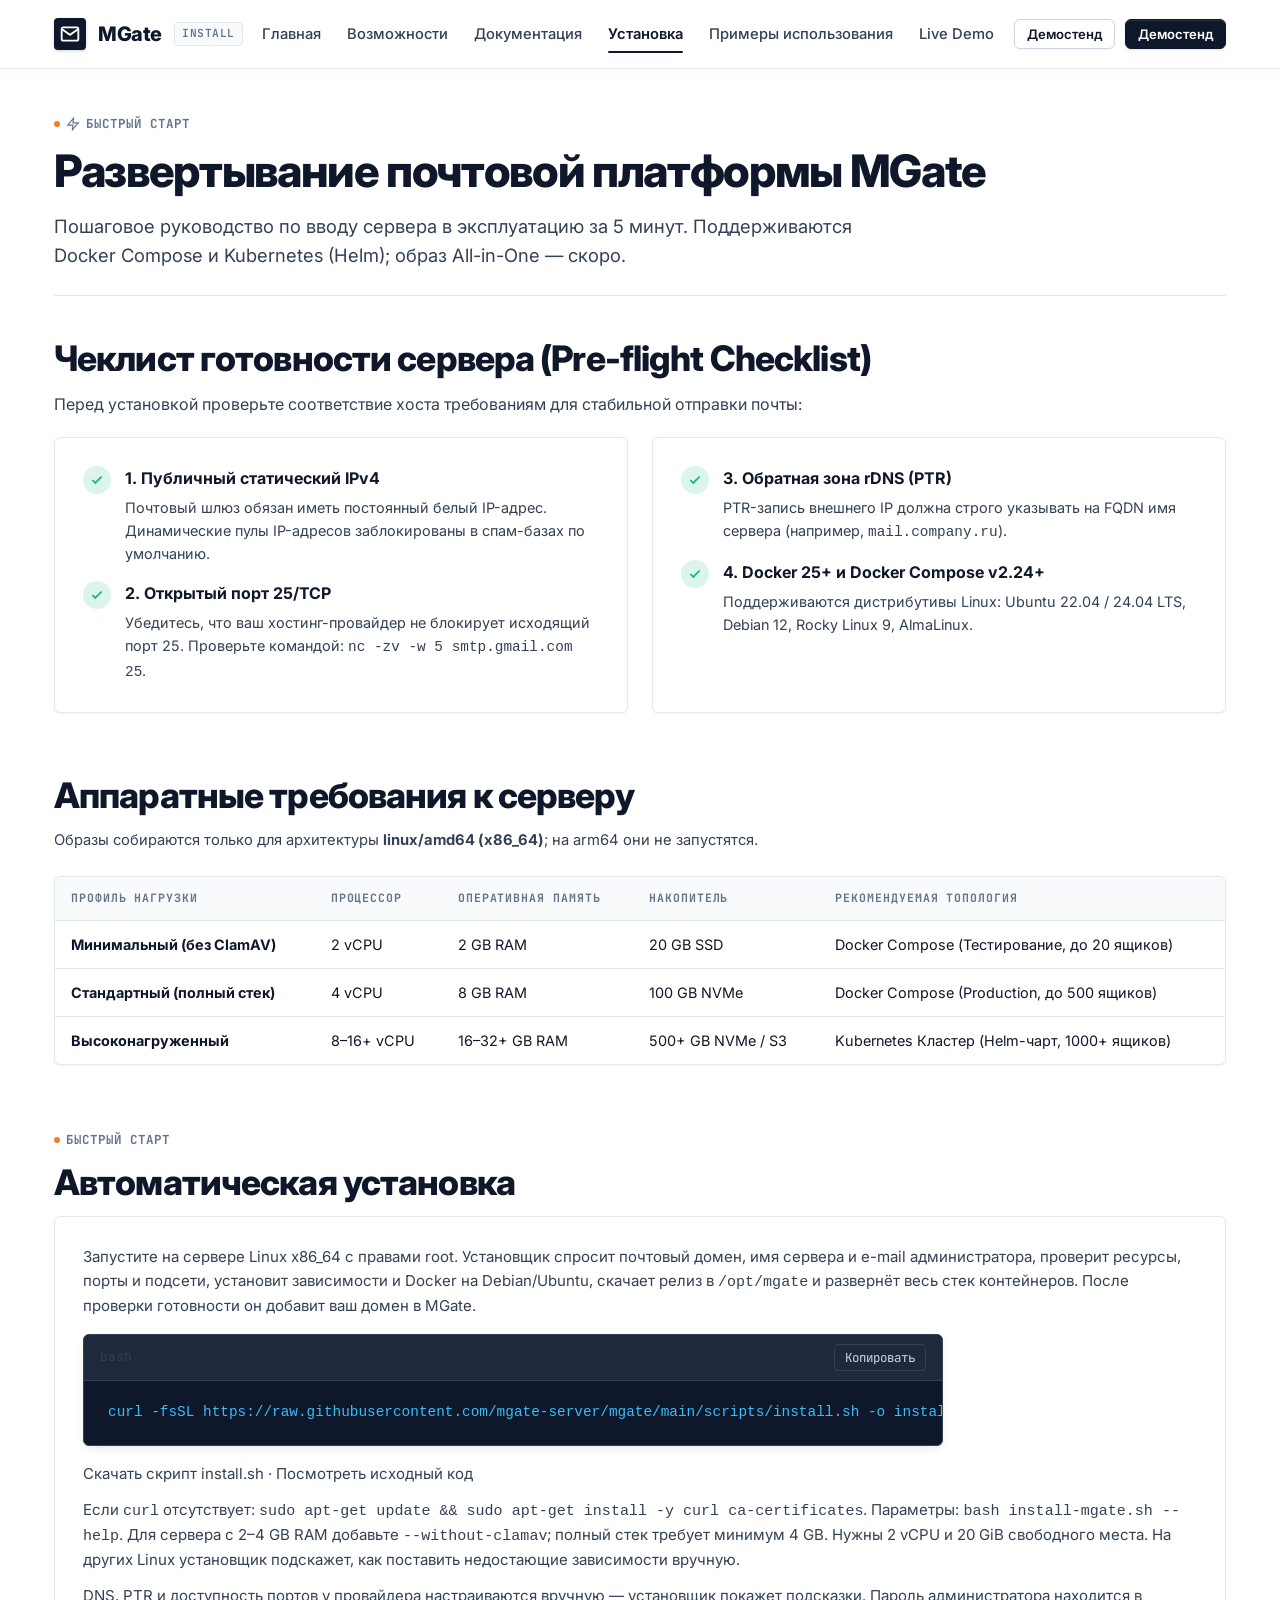
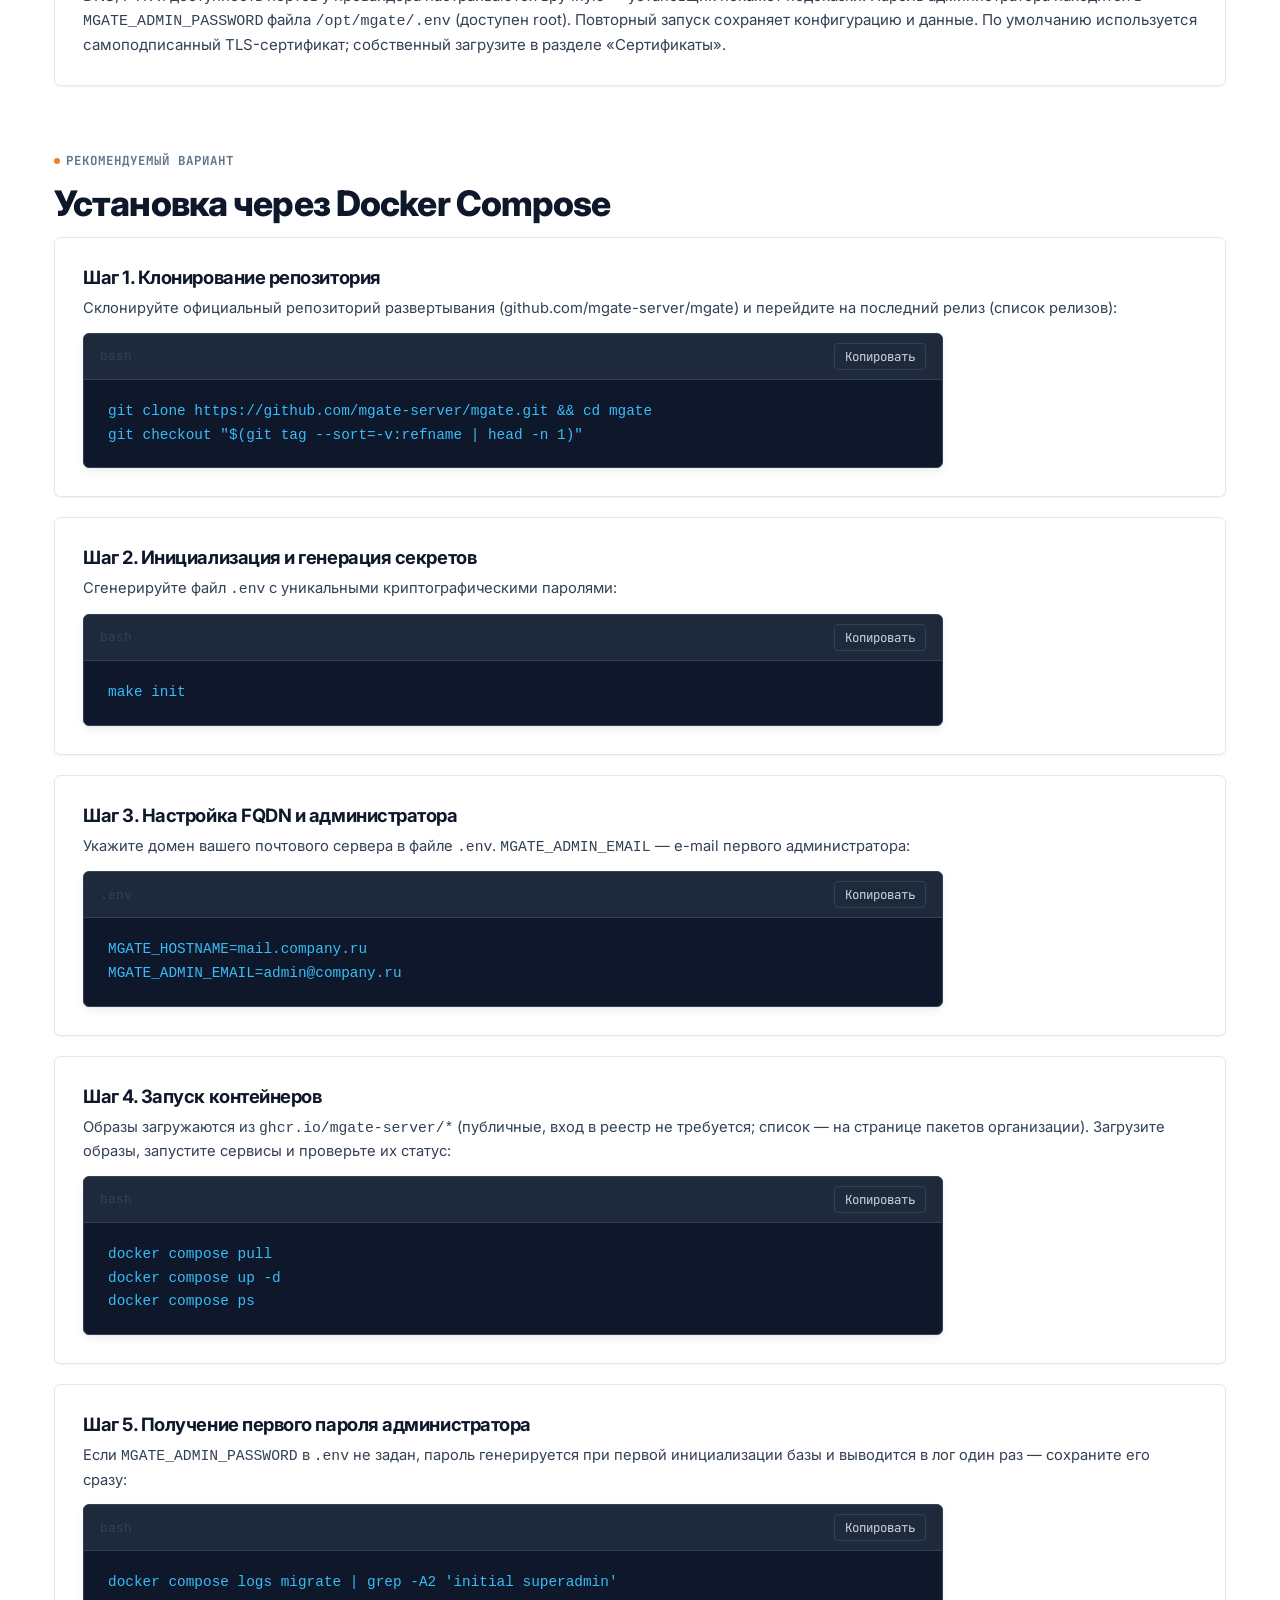
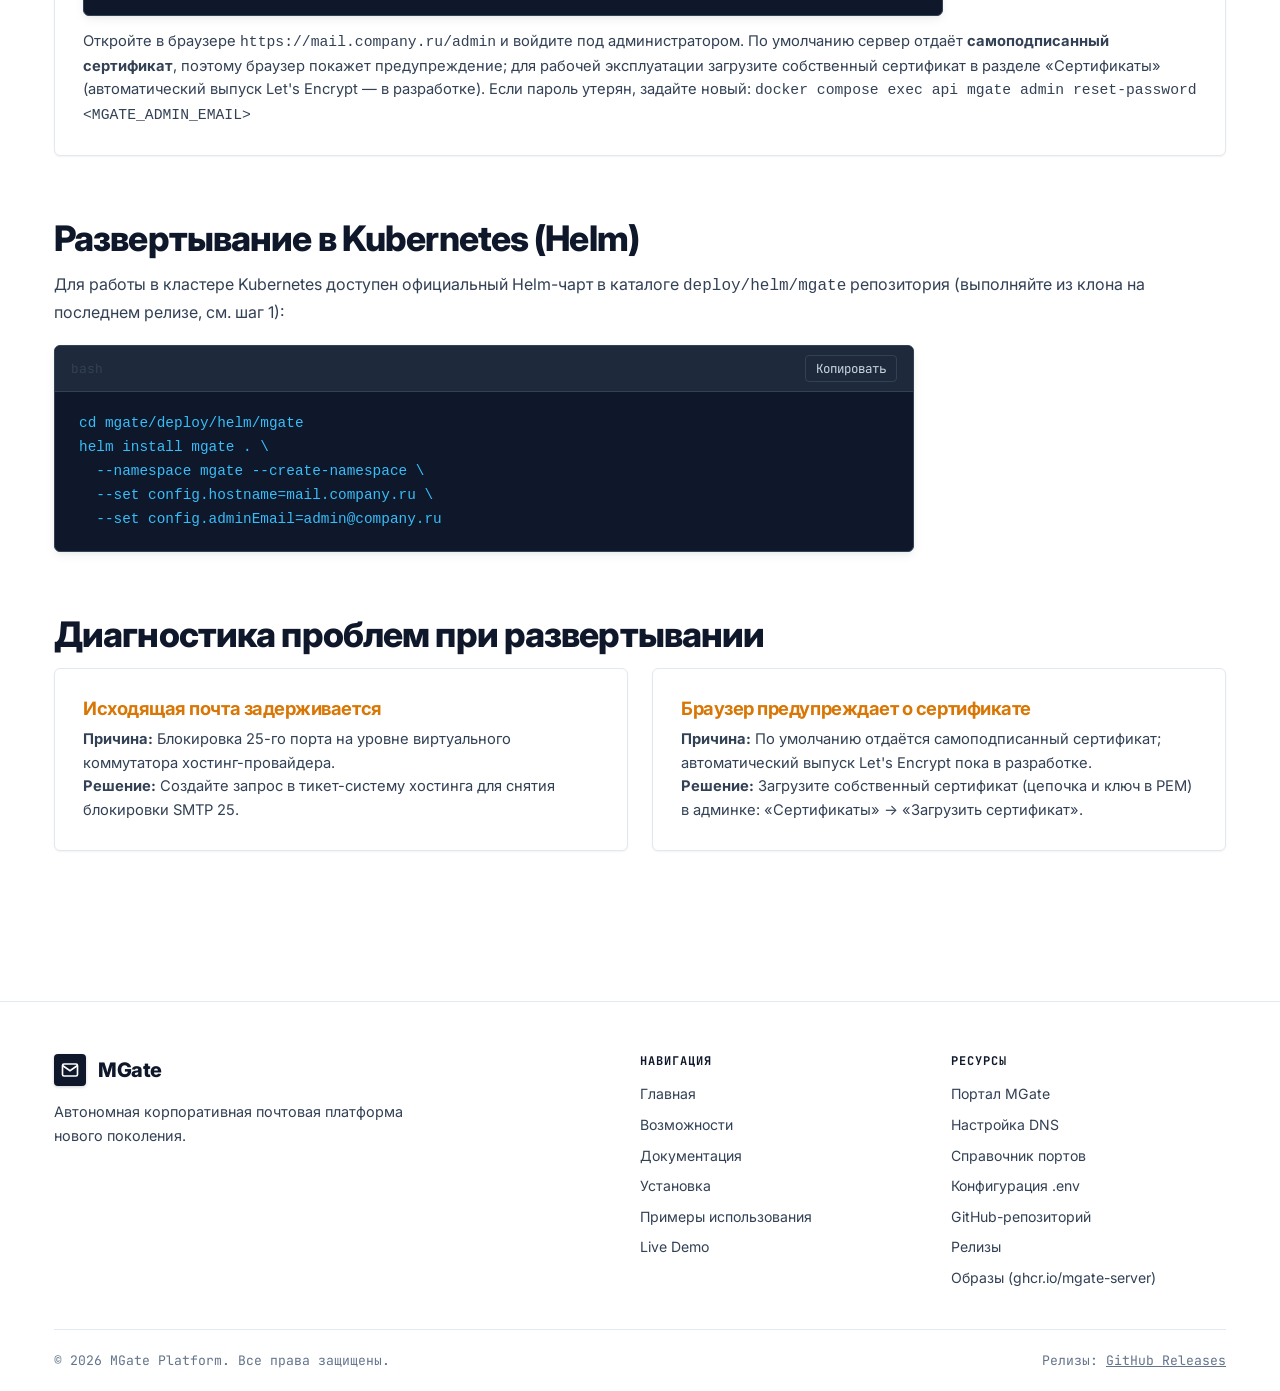
<file: install/index.html>
<!DOCTYPE html>
<html lang="ru">
<head>
  <meta charset="UTF-8">
  <meta name="viewport" content="width=device-width, initial-scale=1.0">
  <link rel="canonical" href="https://mgate.pro/install/">
  <title>Установка и системные требования — MGate Installation Guide</title>
  <link rel="preconnect" href="https://fonts.googleapis.com">
  <link rel="preconnect" href="https://fonts.gstatic.com" crossorigin>
  <link href="https://fonts.googleapis.com/css2?family=Inter:wght@400;500;600;700;800&family=JetBrains+Mono:wght@400;500;600;700&display=swap" rel="stylesheet">
  <link rel="stylesheet" href="/assets/css/style.css?v=20261024-production">
</head>
<body>

  <!-- Sticky Header -->
  <header>
    <div class="container nav-container">
      <a href="/" class="brand">
        <div class="brand-icon">
          <svg width="20" height="20" viewBox="0 0 24 24" fill="none" stroke="currentColor" stroke-width="2.2">
            <path d="M4 4h16c1.1 0 2 .9 2 2v12c0 1.1-.9 2-2 2H4c-1.1 0-2-.9-2-2V6c0-1.1.9-2 2-2z"></path>
            <polyline points="22,6 12,13 2,6"></polyline>
          </svg>
        </div>
        <span>MGate</span>
        <span class="brand-badge">Install</span>
      </a>

      <nav>
        <ul class="nav-menu" id="navMenu">
          <li class="nav-item"><a href="/">Главная</a></li>
          <li class="nav-item"><a href="/features/">Возможности</a></li>
          <li class="nav-item"><a href="/docs/">Документация</a></li>
          <li class="nav-item"><a href="/install/" class="active">Установка</a></li>
          <li class="nav-item"><a href="/examples/">Примеры использования</a></li>
          <li class="nav-item"><a href="/live-demo/">Live Demo</a></li>
        </ul>
      </nav>

      <div class="nav-actions">
        <a href="/live-demo/" class="btn btn-secondary btn-sm">Демостенд</a>
        <a href="https://test.mgate.pro" class="btn btn-primary btn-sm" target="_blank" rel="noopener" data-demo-href="url">Демостенд</a>

        <button class="mobile-toggle" id="mobileMenuToggle" aria-label="Открыть меню">
          <svg width="22" height="22" viewBox="0 0 24 24" fill="none" stroke="currentColor" stroke-width="2">
            <line x1="3" y1="12" x2="21" y2="12"></line>
            <line x1="3" y1="6" x2="21" y2="6"></line>
            <line x1="3" y1="18" x2="21" y2="18"></line>
          </svg>
        </button>
      </div>
    </div>
  </header>

  <main class="container" style="padding-top: 40px; padding-bottom: 90px;">
    <!-- Intro -->
    <div style="margin-bottom: 40px; border-bottom: 1px solid var(--border-subtle); padding-bottom: 24px;">
      <span class="section-tag">
        <svg width="14" height="14" viewBox="0 0 24 24" fill="none" stroke="currentColor" stroke-width="2"><polygon points="13 2 3 14 12 14 11 22 21 10 12 10 13 2"></polygon></svg>
        Быстрый старт
      </span>
      <h1 style="font-size: 2.8rem; font-weight: 800; letter-spacing: -0.03em; margin-bottom: 12px;">
        Развертывание почтовой платформы MGate
      </h1>
      <p style="font-size: 1.15rem; color: var(--text-muted); max-width: 860px; line-height: 1.6;">
        Пошаговое руководство по вводу сервера в эксплуатацию за 5 минут. Поддерживаются Docker Compose и Kubernetes (Helm); образ All-in-One — скоро.
      </p>
    </div>

    <!-- Pre-flight Checklist -->
    <section style="margin-bottom: 60px;">
      <h2 class="section-title">Чеклист готовности сервера (Pre-flight Checklist)</h2>
      <p style="color: var(--text-muted); margin-bottom: 20px;">
        Перед установкой проверьте соответствие хоста требованиям для стабильной отправки почты:
      </p>

      <div class="grid-2">
        <div class="card">
          <div style="display: flex; gap: 14px; align-items: flex-start; margin-bottom: 16px;">
            <div style="width: 28px; height: 28px; border-radius: 50%; background: rgba(16, 185, 129, 0.15); display: flex; align-items: center; justify-content: center; color: var(--accent-emerald); font-weight: 700; flex-shrink: 0;"><svg width="14" height="14" viewBox="0 0 24 24" fill="none" stroke="currentColor" stroke-width="3"><polyline points="20 6 9 17 4 12"></polyline></svg></div>
            <div>
              <strong>1. Публичный статический IPv4</strong>
              <div style="color: var(--text-muted); font-size: 0.9rem; margin-top: 4px;">
                Почтовый шлюз обязан иметь постоянный белый IP-адрес. Динамические пулы IP-адресов заблокированы в спам-базах по умолчанию.
              </div>
            </div>
          </div>

          <div style="display: flex; gap: 14px; align-items: flex-start;">
            <div style="width: 28px; height: 28px; border-radius: 50%; background: rgba(16, 185, 129, 0.15); display: flex; align-items: center; justify-content: center; color: var(--accent-emerald); font-weight: 700; flex-shrink: 0;"><svg width="14" height="14" viewBox="0 0 24 24" fill="none" stroke="currentColor" stroke-width="3"><polyline points="20 6 9 17 4 12"></polyline></svg></div>
            <div>
              <strong>2. Открытый порт 25/TCP</strong>
              <div style="color: var(--text-muted); font-size: 0.9rem; margin-top: 4px;">
                Убедитесь, что ваш хостинг-провайдер не блокирует исходящий порт 25. Проверьте командой: <code>nc -zv -w 5 smtp.gmail.com 25</code>.
              </div>
            </div>
          </div>
        </div>

        <div class="card">
          <div style="display: flex; gap: 14px; align-items: flex-start; margin-bottom: 16px;">
            <div style="width: 28px; height: 28px; border-radius: 50%; background: rgba(16, 185, 129, 0.15); display: flex; align-items: center; justify-content: center; color: var(--accent-emerald); font-weight: 700; flex-shrink: 0;"><svg width="14" height="14" viewBox="0 0 24 24" fill="none" stroke="currentColor" stroke-width="3"><polyline points="20 6 9 17 4 12"></polyline></svg></div>
            <div>
              <strong>3. Обратная зона rDNS (PTR)</strong>
              <div style="color: var(--text-muted); font-size: 0.9rem; margin-top: 4px;">
                PTR-запись внешнего IP должна строго указывать на FQDN имя сервера (например, <code>mail.company.ru</code>).
              </div>
            </div>
          </div>

          <div style="display: flex; gap: 14px; align-items: flex-start;">
            <div style="width: 28px; height: 28px; border-radius: 50%; background: rgba(16, 185, 129, 0.15); display: flex; align-items: center; justify-content: center; color: var(--accent-emerald); font-weight: 700; flex-shrink: 0;"><svg width="14" height="14" viewBox="0 0 24 24" fill="none" stroke="currentColor" stroke-width="3"><polyline points="20 6 9 17 4 12"></polyline></svg></div>
            <div>
              <strong>4. Docker 25+ и Docker Compose v2.24+</strong>
              <div style="color: var(--text-muted); font-size: 0.9rem; margin-top: 4px;">
                Поддерживаются дистрибутивы Linux: Ubuntu 22.04 / 24.04 LTS, Debian 12, Rocky Linux 9, AlmaLinux.
              </div>
            </div>
          </div>
        </div>
      </div>
    </section>

    <!-- Hardware Matrix -->
    <section style="margin-bottom: 60px;">
      <h2 class="section-title">Аппаратные требования к серверу</h2>
      <p style="color: var(--text-muted); font-size: 0.92rem; margin-bottom: 16px;">Образы собираются только для архитектуры <strong>linux/amd64 (x86_64)</strong>; на arm64 они не запустятся.</p>
      <div class="matrix-wrap">
        <table class="matrix-table">
          <thead>
            <tr>
              <th>Профиль нагрузки</th>
              <th>Процессор</th>
              <th>Оперативная память</th>
              <th>Накопитель</th>
              <th>Рекомендуемая топология</th>
            </tr>
          </thead>
          <tbody>
            <tr>
              <td><strong>Минимальный (без ClamAV)</strong></td>
              <td>2 vCPU</td>
              <td>2 GB RAM</td>
              <td>20 GB SSD</td>
              <td>Docker Compose (Тестирование, до 20 ящиков)</td>
            </tr>
            <tr>
              <td><strong>Стандартный (полный стек)</strong></td>
              <td>4 vCPU</td>
              <td>8 GB RAM</td>
              <td>100 GB NVMe</td>
              <td>Docker Compose (Production, до 500 ящиков)</td>
            </tr>
            <tr>
              <td><strong>Высоконагруженный</strong></td>
              <td>8–16+ vCPU</td>
              <td>16–32+ GB RAM</td>
              <td>500+ GB NVMe / S3</td>
              <td>Kubernetes Кластер (Helm-чарт, 1000+ ящиков)</td>
            </tr>
          </tbody>
        </table>
      </div>
    </section>

    <section id="auto-install" style="margin-bottom: 60px;">
      <span class="section-tag">Быстрый старт</span>
      <h2 class="section-title">Автоматическая установка</h2>
      <div class="card">
        <p style="color: var(--text-muted); margin-bottom: 16px;">Запустите на сервере Linux x86_64 с правами root. Установщик спросит почтовый домен, имя сервера и e-mail администратора, проверит ресурсы, порты и подсети, установит зависимости и Docker на Debian/Ubuntu, скачает релиз в <code>/opt/mgate</code> и развернёт весь стек контейнеров. После проверки готовности он добавит ваш домен в MGate.</p>
        <div class="terminal-box" style="margin: 0;">
          <div class="terminal-header">
            <span style="font-size: 0.8rem; font-family: var(--font-mono); color: var(--text-muted);">bash</span>
            <button class="copy-btn" data-copy-target="#auto-install-command">Копировать</button>
          </div>
          <div class="terminal-body"><pre id="auto-install-command"><code>curl -fsSL https://raw.githubusercontent.com/mgate-server/mgate/main/scripts/install.sh -o install-mgate.sh &amp;&amp; sudo bash install-mgate.sh</code></pre></div>
        </div>
        <p style="margin-top: 16px;"><a href="https://raw.githubusercontent.com/mgate-server/mgate/main/scripts/install.sh" target="_blank" rel="noopener">Скачать скрипт install.sh</a> · <a href="https://github.com/mgate-server/mgate/blob/main/scripts/install.sh" target="_blank" rel="noopener">Посмотреть исходный код</a></p>
        <p style="color: var(--text-muted); margin-top: 12px;">Если <code>curl</code> отсутствует: <code>sudo apt-get update &amp;&amp; sudo apt-get install -y curl ca-certificates</code>. Параметры: <code>bash install-mgate.sh --help</code>. Для сервера с 2–4 GB RAM добавьте <code>--without-clamav</code>; полный стек требует минимум 4 GB. Нужны 2 vCPU и 20 GiB свободного места. На других Linux установщик подскажет, как поставить недостающие зависимости вручную.</p>
        <p style="color: var(--text-muted); margin-top: 12px;">DNS, PTR и доступность портов у провайдера настраиваются вручную — установщик покажет подсказки. Пароль администратора находится в <code>MGATE_ADMIN_PASSWORD</code> файла <code>/opt/mgate/.env</code> (доступен root). Повторный запуск сохраняет конфигурацию и данные. По умолчанию используется самоподписанный TLS-сертификат; собственный загрузите в разделе «Сертификаты».</p>
      </div>
    </section>

    <!-- Method 1: Docker Compose -->
    <section style="margin-bottom: 60px;">
      <span class="section-tag">Рекомендуемый вариант</span>
      <h2 class="section-title">Установка через Docker Compose</h2>

      <div style="display: flex; flex-direction: column; gap: 20px;">
        <div class="card">
          <h3 style="font-size: 1.15rem; margin-bottom: 8px;">Шаг 1. Клонирование репозитория</h3>
          <p style="color: var(--text-muted); font-size: 0.92rem; margin-bottom: 12px;">Склонируйте официальный репозиторий развертывания (<a href="https://github.com/mgate-server/mgate" target="_blank" rel="noopener">github.com/mgate-server/mgate</a>) и перейдите на последний релиз (<a href="https://github.com/mgate-server/mgate/releases" target="_blank" rel="noopener">список релизов</a>):</p>
          <div class="terminal-box" style="margin: 0;">
            <div class="terminal-header">
              <span style="font-size: 0.8rem; font-family: var(--font-mono); color: var(--text-muted);">bash</span>
              <button class="copy-btn" data-copy-target="#step1">Копировать</button>
            </div>
            <div class="terminal-body"><pre id="step1"><code>git clone https://github.com/mgate-server/mgate.git && cd mgate
git checkout "$(git tag --sort=-v:refname | head -n 1)"</code></pre></div>
          </div>
        </div>

        <div class="card">
          <h3 style="font-size: 1.15rem; margin-bottom: 8px;">Шаг 2. Инициализация и генерация секретов</h3>
          <p style="color: var(--text-muted); font-size: 0.92rem; margin-bottom: 12px;">Сгенерируйте файл <code>.env</code> с уникальными криптографическими паролями:</p>
          <div class="terminal-box" style="margin: 0;">
            <div class="terminal-header">
              <span style="font-size: 0.8rem; font-family: var(--font-mono); color: var(--text-muted);">bash</span>
              <button class="copy-btn" data-copy-target="#step2">Копировать</button>
            </div>
            <div class="terminal-body"><pre id="step2"><code>make init</code></pre></div>
          </div>
        </div>

        <div class="card">
          <h3 style="font-size: 1.15rem; margin-bottom: 8px;">Шаг 3. Настройка FQDN и администратора</h3>
          <p style="color: var(--text-muted); font-size: 0.92rem; margin-bottom: 12px;">Укажите домен вашего почтового сервера в файле <code>.env</code>. <code>MGATE_ADMIN_EMAIL</code> — e-mail первого администратора:</p>
          <div class="terminal-box" style="margin: 0;">
            <div class="terminal-header">
              <span style="font-size: 0.8rem; font-family: var(--font-mono); color: var(--text-muted);">.env</span>
              <button class="copy-btn" data-copy-target="#step3">Копировать</button>
            </div>
            <div class="terminal-body"><pre id="step3"><code>MGATE_HOSTNAME=mail.company.ru
MGATE_ADMIN_EMAIL=admin@company.ru</code></pre></div>
          </div>
        </div>

        <div class="card">
          <h3 style="font-size: 1.15rem; margin-bottom: 8px;">Шаг 4. Запуск контейнеров</h3>
          <p style="color: var(--text-muted); font-size: 0.92rem; margin-bottom: 12px;">Образы загружаются из <code>ghcr.io/mgate-server/*</code> (публичные, вход в реестр не требуется; список — на странице <a href="https://github.com/orgs/mgate-server/packages" target="_blank" rel="noopener">пакетов организации</a>). Загрузите образы, запустите сервисы и проверьте их статус:</p>
          <div class="terminal-box" style="margin: 0;">
            <div class="terminal-header">
              <span style="font-size: 0.8rem; font-family: var(--font-mono); color: var(--text-muted);">bash</span>
              <button class="copy-btn" data-copy-target="#step4">Копировать</button>
            </div>
            <div class="terminal-body"><pre id="step4"><code>docker compose pull
docker compose up -d
docker compose ps</code></pre></div>
          </div>
        </div>

        <div class="card">
          <h3 style="font-size: 1.15rem; margin-bottom: 8px;">Шаг 5. Получение первого пароля администратора</h3>
          <p style="color: var(--text-muted); font-size: 0.92rem; margin-bottom: 12px;">Если <code>MGATE_ADMIN_PASSWORD</code> в <code>.env</code> не задан, пароль генерируется при первой инициализации базы и выводится в лог один раз — сохраните его сразу:</p>
          <div class="terminal-box" style="margin: 0;">
            <div class="terminal-header">
              <span style="font-size: 0.8rem; font-family: var(--font-mono); color: var(--text-muted);">bash</span>
              <button class="copy-btn" data-copy-target="#step5">Копировать</button>
            </div>
            <div class="terminal-body"><pre id="step5"><code>docker compose logs migrate | grep -A2 'initial superadmin'</code></pre></div>
          </div>
          <p style="color: var(--text-muted); font-size: 0.92rem; margin-top: 14px;">
            Откройте в браузере <code>https://mail.company.ru/admin</code> и войдите под администратором. По умолчанию сервер отдаёт <strong>самоподписанный сертификат</strong>, поэтому браузер покажет предупреждение; для рабочей эксплуатации загрузите собственный сертификат в разделе «Сертификаты» (автоматический выпуск Let's Encrypt — в разработке). Если пароль утерян, задайте новый:
            <code>docker compose exec api mgate admin reset-password &lt;MGATE_ADMIN_EMAIL&gt;</code>
          </p>
        </div>
      </div>
    </section>

    <!-- Method 2: Kubernetes Helm -->
    <section style="margin-bottom: 60px;">
      <h2 class="section-title">Развертывание в Kubernetes (Helm)</h2>
      <p style="color: var(--text-muted); margin-bottom: 20px;">
        Для работы в кластере Kubernetes доступен официальный Helm-чарт в каталоге <code>deploy/helm/mgate</code> репозитория (выполняйте из клона на последнем релизе, см. шаг 1):
      </p>

      <div class="terminal-box" style="margin: 0;">
        <div class="terminal-header">
          <span style="font-size: 0.8rem; font-family: var(--font-mono); color: var(--text-muted);">bash</span>
          <button class="copy-btn" data-copy-target="#helmCmds">Копировать</button>
        </div>
        <div class="terminal-body">
          <pre id="helmCmds"><code>cd mgate/deploy/helm/mgate
helm install mgate . \
  --namespace mgate --create-namespace \
  --set config.hostname=mail.company.ru \
  --set config.adminEmail=admin@company.ru</code></pre>
        </div>
      </div>
    </section>

    <!-- Troubleshooting -->
    <section style="margin-bottom: 60px;">
      <h2 class="section-title">Диагностика проблем при развертывании</h2>
      <div class="grid-2">
        <div class="card">
          <h3 style="color: var(--accent-amber);">Исходящая почта задерживается</h3>
          <p style="font-size: 0.92rem; line-height: 1.6;">
            <strong>Причина:</strong> Блокировка 25-го порта на уровне виртуального коммутатора хостинг-провайдера.<br>
            <strong>Решение:</strong> Создайте запрос в тикет-систему хостинга для снятия блокировки SMTP 25.
          </p>
        </div>

        <div class="card">
          <h3 style="color: var(--accent-amber);">Браузер предупреждает о сертификате</h3>
          <p style="font-size: 0.92rem; line-height: 1.6;">
            <strong>Причина:</strong> По умолчанию отдаётся самоподписанный сертификат; автоматический выпуск Let's Encrypt пока в разработке.<br>
            <strong>Решение:</strong> Загрузите собственный сертификат (цепочка и ключ в PEM) в админке: «Сертификаты» → «Загрузить сертификат».
          </p>
        </div>
      </div>
    </section>
  </main>

  <!-- Footer -->
  <footer>
    <div class="container">
      <div class="footer-grid">
        <div class="footer-col">
          <div class="brand" style="margin-bottom: 14px;">
            <div class="brand-icon">
              <svg width="18" height="18" viewBox="0 0 24 24" fill="none" stroke="currentColor" stroke-width="2.2">
                <path d="M4 4h16c1.1 0 2 .9 2 2v12c0 1.1-.9 2-2 2H4c-1.1 0-2-.9-2-2V6c0-1.1.9-2 2-2z"></path>
                <polyline points="22,6 12,13 2,6"></polyline>
              </svg>
            </div>
            <span>MGate</span>
          </div>
          <p style="font-size: 0.9rem; line-height: 1.6; color: var(--text-muted); max-width: 360px;">
            Автономная корпоративная почтовая платформа нового поколения.
          </p>
        </div>

        <div class="footer-col">
          <h4>Навигация</h4>
          <ul class="footer-links">
            <li><a href="/">Главная</a></li>
            <li><a href="/features/">Возможности</a></li>
            <li><a href="/docs/">Документация</a></li>
            <li><a href="/install/">Установка</a></li>
            <li><a href="/examples/">Примеры использования</a></li>
            <li><a href="/live-demo/">Live Demo</a></li>
          </ul>
        </div>

        <div class="footer-col">
          <h4>Ресурсы</h4>
          <ul class="footer-links">
            <li><a href="https://panel.mgate.pro" target="_blank" rel="noopener">Портал MGate</a></li>
            <li><a href="/docs/#dns-records">Настройка DNS</a></li>
            <li><a href="https://github.com/mgate-server/mgate/blob/main/docs/DEPLOYMENT.md">Справочник портов</a></li>
            <li><a href="https://github.com/mgate-server/mgate/blob/main/docs/CONFIGURATION.md">Конфигурация .env</a></li>
            <li><a href="https://github.com/mgate-server/mgate" target="_blank" rel="noopener">GitHub-репозиторий</a></li>
            <li><a href="https://github.com/mgate-server/mgate/releases" target="_blank" rel="noopener">Релизы</a></li>
            <li><a href="https://github.com/orgs/mgate-server/packages" target="_blank" rel="noopener">Образы (ghcr.io/mgate-server)</a></li>
          </ul>
        </div>
      </div>

      <div class="footer-bottom">
        <div>© 2026 MGate Platform. Все права защищены.</div>
        <div style="color: var(--text-dim);">Релизы: <a href="https://github.com/mgate-server/mgate/releases" target="_blank" rel="noopener" style="color: inherit; text-decoration: underline;">GitHub Releases</a></div>
      </div>
    </div>
  </footer>

  <script src="/assets/js/app.js?v=20261024-production"></script>
</body>
</html>
</file>
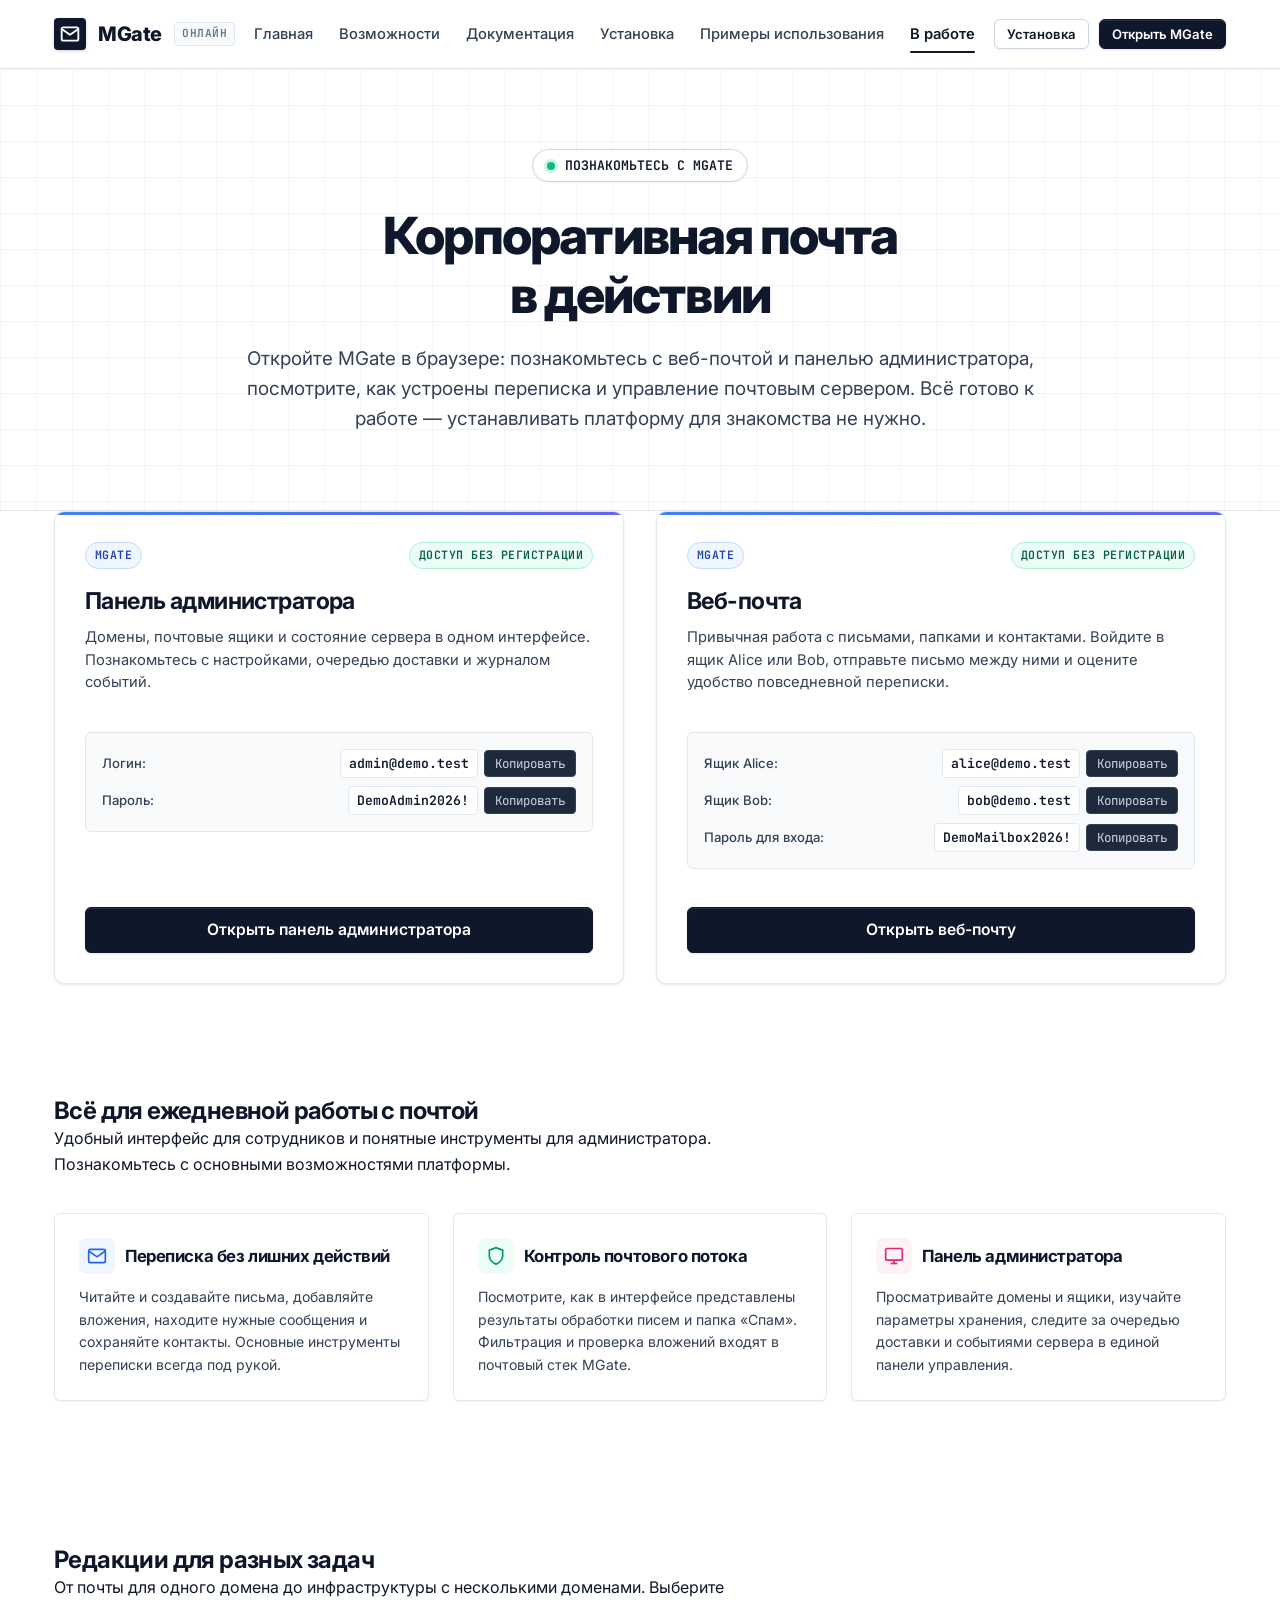
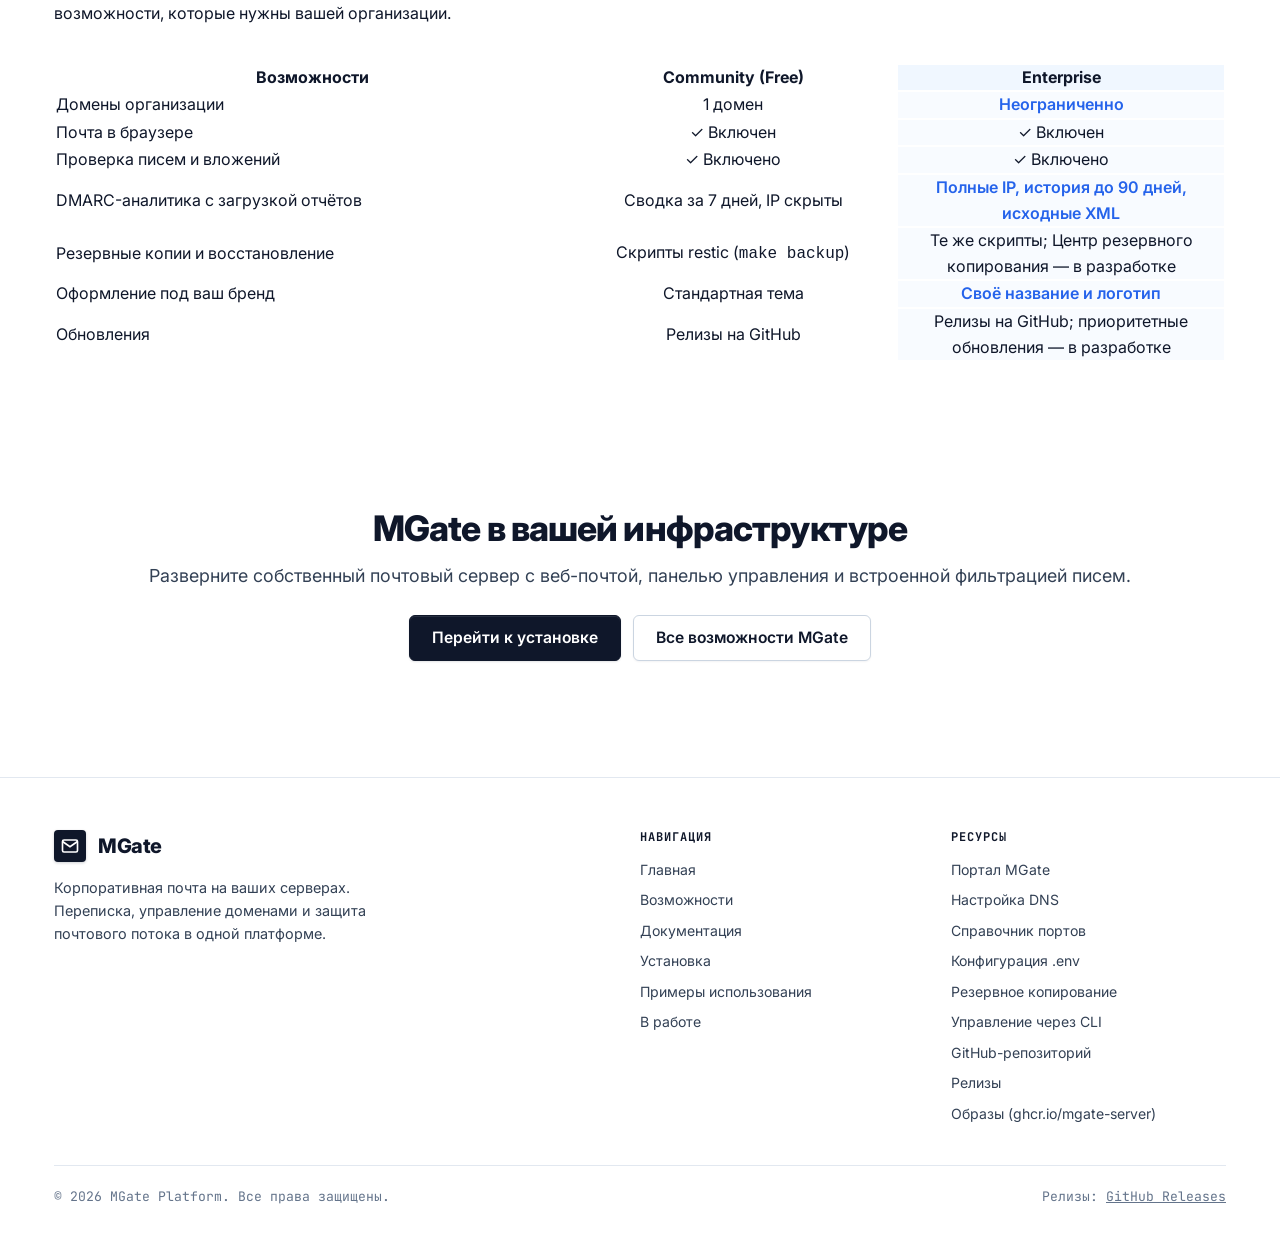
<file: live-demo/index.html>
<!DOCTYPE html>
<html lang="ru">
<head>
  <meta charset="UTF-8">
  <meta name="viewport" content="width=device-width, initial-scale=1.0">
  <link rel="canonical" href="https://mgate.pro/live-demo/">
  <title>MGate в работе — веб-почта и управление сервером</title>
  <link rel="preconnect" href="https://fonts.googleapis.com">
  <link rel="preconnect" href="https://fonts.gstatic.com" crossorigin>
  <link href="https://fonts.googleapis.com/css2?family=Inter:wght@400;500;600;700;800&family=JetBrains+Mono:wght@400;500;600;700&display=swap" rel="stylesheet">
  <link rel="stylesheet" href="/assets/css/style.css?v=20261024-production">
</head>
<body>

  <!-- Sticky Header -->
  <header>
    <div class="container nav-container">
      <a href="/" class="brand">
        <div class="brand-icon">
          <svg width="20" height="20" viewBox="0 0 24 24" fill="none" stroke="currentColor" stroke-width="2.2" stroke-linecap="round" stroke-linejoin="round">
            <path d="M4 4h16c1.1 0 2 .9 2 2v12c0 1.1-.9 2-2 2H4c-1.1 0-2-.9-2-2V6c0-1.1.9-2 2-2z"></path>
            <polyline points="22,6 12,13 2,6"></polyline>
          </svg>
        </div>
        <span>MGate</span>
        <span class="brand-badge">Онлайн</span>
      </a>

      <nav>
        <ul class="nav-menu" id="navMenu">
          <li class="nav-item"><a href="/">Главная</a></li>
          <li class="nav-item"><a href="/features/">Возможности</a></li>
          <li class="nav-item"><a href="/docs/">Документация</a></li>
          <li class="nav-item"><a href="/install/">Установка</a></li>
          <li class="nav-item"><a href="/examples/">Примеры использования</a></li>
          <li class="nav-item"><a href="/live-demo/" class="active">В работе</a></li>
        </ul>
      </nav>

      <div class="nav-actions">
        <a href="/install/" class="btn btn-secondary btn-sm">Установка</a>
        <a href="https://test.mgate.pro" class="btn btn-primary btn-sm" target="_blank" rel="noopener" data-demo-href="url">Открыть MGate</a>

        <button class="mobile-toggle" id="mobileMenuToggle" aria-label="Открыть меню">
          <svg width="22" height="22" viewBox="0 0 24 24" fill="none" stroke="currentColor" stroke-width="2">
            <line x1="3" y1="12" x2="21" y2="12"></line>
            <line x1="3" y1="6" x2="21" y2="6"></line>
            <line x1="3" y1="18" x2="21" y2="18"></line>
          </svg>
        </button>
      </div>
    </div>
  </header>

  <main>
    <!-- Hero Section -->
    <section class="hero" style="padding-bottom: 40px;">
      <div class="container hero-content">
        <div class="pill-badge">
          <span class="status-pulse-dot"></span>
          <span>ПОЗНАКОМЬТЕСЬ С MGATE</span>
        </div>

        <h1>
          Корпоративная почта <br>
          <span class="text-gradient">в действии</span>
        </h1>

        <p class="hero-desc">
          Откройте MGate в браузере: познакомьтесь с веб-почтой и панелью администратора, посмотрите, как устроены переписка и управление почтовым сервером. Всё готово к работе — устанавливать платформу для знакомства не нужно.
        </p>
      </div>
    </section>

    <!-- Two roles on one public demo stand -->
    <section class="section" style="padding-top: 0; padding-bottom: 40px;">
      <div class="container">
        <div class="grid-2" style="align-items: stretch; gap: 32px;">
          <div class="demo-card pro">
            <div class="demo-badge-wrap">
              <span class="status-badge pro">MGate</span>
              <span class="status-badge online">Доступ без регистрации</span>
            </div>
            <h3 style="font-size: 1.45rem; margin-bottom: 10px;">Панель администратора</h3>
            <p style="font-size: 0.92rem; color: var(--text-muted); line-height: 1.55; margin-bottom: 20px;">Домены, почтовые ящики и состояние сервера в одном интерфейсе. Познакомьтесь с настройками, очередью доставки и журналом событий.</p>
            <div class="cred-group">
              <div class="cred-row">
                <span class="cred-label">Логин:</span>
                <div class="cred-value-wrap">
                  <span class="cred-value" data-demo-var="admin_email">admin@demo.test</span>
                  <button class="copy-btn btn-xs" data-demo-copy="admin_email" data-copy-text="admin@demo.test" aria-label="Скопировать логин">Копировать</button>
                </div>
              </div>
              <div class="cred-row">
                <span class="cred-label">Пароль:</span>
                <div class="cred-value-wrap">
                  <span class="cred-value" data-demo-var="admin_password">DemoAdmin2026!</span>
                  <button class="copy-btn btn-xs" data-demo-copy="admin_password" data-copy-text="DemoAdmin2026!" aria-label="Скопировать пароль">Копировать</button>
                </div>
              </div>
            </div>
            <div class="demo-card-actions">
              <a href="https://test.mgate.pro/admin" class="btn btn-primary btn-lg" style="justify-content: center;" target="_blank" rel="noopener" data-demo-href="admin_url">Открыть панель администратора</a>
            </div>
          </div>
          <div class="demo-card pro">
            <div class="demo-badge-wrap">
              <span class="status-badge pro">MGate</span>
              <span class="status-badge online">Доступ без регистрации</span>
            </div>
            <h3 style="font-size: 1.45rem; margin-bottom: 10px;">Веб-почта</h3>
            <p style="font-size: 0.92rem; color: var(--text-muted); line-height: 1.55; margin-bottom: 20px;">Привычная работа с письмами, папками и контактами. Войдите в ящик Alice или Bob, отправьте письмо между ними и оцените удобство повседневной переписки.</p>
            <div class="cred-group">
              <div class="cred-row">
                <span class="cred-label">Ящик Alice:</span>
                <div class="cred-value-wrap">
                  <span class="cred-value" data-demo-var="user_email">alice@demo.test</span>
                  <button class="copy-btn btn-xs" data-demo-copy="user_email" data-copy-text="alice@demo.test" aria-label="Скопировать ящик alice">Копировать</button>
                </div>
              </div>
              <div class="cred-row">
                <span class="cred-label">Ящик Bob:</span>
                <div class="cred-value-wrap">
                  <span class="cred-value" data-demo-var="user2_email">bob@demo.test</span>
                  <button class="copy-btn btn-xs" data-demo-copy="user2_email" data-copy-text="bob@demo.test" aria-label="Скопировать ящик bob">Копировать</button>
                </div>
              </div>
              <div class="cred-row">
                <span class="cred-label">Пароль для входа:</span>
                <div class="cred-value-wrap">
                  <span class="cred-value" data-demo-var="user_password">DemoMailbox2026!</span>
                  <button class="copy-btn btn-xs" data-demo-copy="user_password" data-copy-text="DemoMailbox2026!" aria-label="Скопировать пароль для входа">Копировать</button>
                </div>
              </div>
            </div>
            <div class="demo-card-actions">
              <a href="https://test.mgate.pro/mail" class="btn btn-primary btn-lg" style="justify-content: center;" target="_blank" rel="noopener" data-demo-href="mail_url">Открыть веб-почту</a>
            </div>
          </div>
        </div>
      </div>
    </section>

    <!-- Key Evaluation Scenarios for Customers -->
    <section class="section section-muted">
      <div class="container">
        <div class="section-header" style="max-width: 760px; margin-bottom: 36px;">
          <h2>Всё для ежедневной работы с почтой</h2>
          <p class="section-desc">
            Удобный интерфейс для сотрудников и понятные инструменты для администратора. Познакомьтесь с основными возможностями платформы.
          </p>
        </div>

        <div class="grid-3" style="gap: 24px;">
          <div class="card" style="padding: 24px;">
            <div style="display: flex; align-items: center; gap: 10px; margin-bottom: 12px;">
              <div class="stat-icon" style="background: #eff6ff; color: #2563eb; width: 36px; height: 36px; display: flex; align-items: center; justify-content: center; border-radius: 8px;">
                <svg width="20" height="20" viewBox="0 0 24 24" fill="none" stroke="currentColor" stroke-width="2">
                  <path d="M4 4h16c1.1 0 2 .9 2 2v12c0 1.1-.9 2-2 2H4c-1.1 0-2-.9-2-2V6c0-1.1.9-2 2-2z"></path>
                  <polyline points="22,6 12,13 2,6"></polyline>
                </svg>
              </div>
              <h4 style="margin: 0; font-size: 1.05rem;">Переписка без лишних действий</h4>
            </div>
            <p style="font-size: 0.88rem; color: var(--text-muted); line-height: 1.6; margin: 0;">
              Читайте и создавайте письма, добавляйте вложения, находите нужные сообщения и сохраняйте контакты. Основные инструменты переписки всегда под рукой.
            </p>
          </div>

          <div class="card" style="padding: 24px;">
            <div style="display: flex; align-items: center; gap: 10px; margin-bottom: 12px;">
              <div class="stat-icon" style="background: #ecfdf5; color: #059669; width: 36px; height: 36px; display: flex; align-items: center; justify-content: center; border-radius: 8px;">
                <svg width="20" height="20" viewBox="0 0 24 24" fill="none" stroke="currentColor" stroke-width="2">
                  <path d="M12 22s8-4 8-10V5l-8-3-8 3v7c0 6 8 10 8 10z"></path>
                </svg>
              </div>
              <h4 style="margin: 0; font-size: 1.05rem;">Контроль почтового потока</h4>
            </div>
            <p style="font-size: 0.88rem; color: var(--text-muted); line-height: 1.6; margin: 0;">
              Посмотрите, как в интерфейсе представлены результаты обработки писем и папка «Спам». Фильтрация и проверка вложений входят в почтовый стек MGate.
            </p>
          </div>

          <div class="card" style="padding: 24px;">
            <div style="display: flex; align-items: center; gap: 10px; margin-bottom: 12px;">
              <div class="stat-icon" style="background: #fdf2f8; color: #db2777; width: 36px; height: 36px; display: flex; align-items: center; justify-content: center; border-radius: 8px;">
                <svg width="20" height="20" viewBox="0 0 24 24" fill="none" stroke="currentColor" stroke-width="2">
                  <rect x="2" y="3" width="20" height="14" rx="2" ry="2"></rect>
                  <line x1="8" y1="21" x2="16" y2="21"></line>
                  <line x1="12" y1="17" x2="12" y2="21"></line>
                </svg>
              </div>
              <h4 style="margin: 0; font-size: 1.05rem;">Панель администратора</h4>
            </div>
            <p style="font-size: 0.88rem; color: var(--text-muted); line-height: 1.6; margin: 0;">
              Просматривайте домены и ящики, изучайте параметры хранения, следите за очередью доставки и событиями сервера в единой панели управления.
            </p>
          </div>
        </div>
      </div>
    </section>

    <!-- Edition Comparison Table for Decision Makers -->
    <section class="section" id="editions">
      <div class="container">
        <div class="section-header" style="max-width: 760px; margin-bottom: 36px;">
          <h2>Редакции для разных задач</h2>
          <p class="section-desc">
            От почты для одного домена до инфраструктуры с несколькими доменами. Выберите возможности, которые нужны вашей организации.
          </p>
        </div>

        <div class="comparison-table-wrap">
          <table class="comparison-table">
            <thead>
              <tr>
                <th style="width: 44%;">Возможности</th>
                <th style="width: 28%; text-align: center;">Community (Free)</th>
                <th style="width: 28%; text-align: center; background: #f0f7ff;">Enterprise</th>
              </tr>
            </thead>
            <tbody>
              <tr>
                <td>Домены организации</td>
                <td style="text-align: center;">1 домен</td>
                <td style="text-align: center; font-weight: 600; color: #2563eb; background: #f8fbff;">Неограниченно</td>
              </tr>
              <tr>
                <td>Почта в браузере</td>
                <td style="text-align: center;">✓ Включен</td>
                <td style="text-align: center; background: #f8fbff;">✓ Включен</td>
              </tr>
              <tr>
                <td>Проверка писем и вложений</td>
                <td style="text-align: center;">✓ Включено</td>
                <td style="text-align: center; background: #f8fbff;">✓ Включено</td>
              </tr>
              <tr>
                <td>DMARC-аналитика с загрузкой отчётов</td>
                <td style="text-align: center;">Сводка за 7 дней, IP скрыты</td>
                <td style="text-align: center; font-weight: 600; color: #2563eb; background: #f8fbff;">Полные IP, история до 90 дней, исходные XML</td>
              </tr>
              <tr>
                <td>Резервные копии и восстановление</td>
                <td style="text-align: center;">Скрипты restic (<code>make backup</code>)</td>
                <td style="text-align: center; background: #f8fbff;">Те же скрипты; Центр резервного копирования — в разработке</td>
              </tr>
              <tr>
                <td>Оформление под ваш бренд</td>
                <td style="text-align: center;">Стандартная тема</td>
                <td style="text-align: center; font-weight: 600; color: #2563eb; background: #f8fbff;">Своё название и логотип</td>
              </tr>
              <tr>
                <td>Обновления</td>
                <td style="text-align: center;">Релизы на GitHub</td>
                <td style="text-align: center; background: #f8fbff;">Релизы на GitHub; приоритетные обновления — в разработке</td>
              </tr>
            </tbody>
          </table>
        </div>
      </div>
    </section>

    <section class="section section-muted">
      <div class="container" style="text-align: center;">
        <h2 class="section-title">MGate в вашей инфраструктуре</h2>
        <p class="section-subtitle">Разверните собственный почтовый сервер с веб-почтой, панелью управления и встроенной фильтрацией писем.</p>
        <div class="hero-actions" style="margin-top: 24px;">
          <a href="/install/" class="btn btn-primary btn-lg">Перейти к установке</a>
          <a href="/features/" class="btn btn-secondary btn-lg">Все возможности MGate</a>
        </div>
      </div>
    </section>
  </main>

  <!-- Footer -->
  <footer>
    <div class="container">
      <div class="footer-grid">
        <div class="footer-col">
          <div class="brand" style="margin-bottom: 14px;">
            <div class="brand-icon">
              <svg width="18" height="18" viewBox="0 0 24 24" fill="none" stroke="currentColor" stroke-width="2.2">
                <path d="M4 4h16c1.1 0 2 .9 2 2v12c0 1.1-.9 2-2 2H4c-1.1 0-2-.9-2-2V6c0-1.1.9-2 2-2z"></path>
                <polyline points="22,6 12,13 2,6"></polyline>
              </svg>
            </div>
            <span>MGate</span>
          </div>
          <p style="font-size: 0.9rem; line-height: 1.6; color: var(--text-muted); max-width: 360px;">
            Корпоративная почта на ваших серверах. Переписка, управление доменами и защита почтового потока в одной платформе.
          </p>
        </div>

        <div class="footer-col">
          <h4>Навигация</h4>
          <ul class="footer-links">
            <li><a href="/">Главная</a></li>
            <li><a href="/features/">Возможности</a></li>
            <li><a href="/docs/">Документация</a></li>
            <li><a href="/install/">Установка</a></li>
            <li><a href="/examples/">Примеры использования</a></li>
            <li><a href="/live-demo/">В работе</a></li>
          </ul>
        </div>

        <div class="footer-col">
          <h4>Ресурсы</h4>
          <ul class="footer-links">
            <li><a href="https://panel.mgate.pro" target="_blank" rel="noopener">Портал MGate</a></li>
            <li><a href="/docs/#dns-records">Настройка DNS</a></li>
            <li><a href="https://github.com/mgate-server/mgate/blob/main/docs/DEPLOYMENT.md">Справочник портов</a></li>
            <li><a href="https://github.com/mgate-server/mgate/blob/main/docs/CONFIGURATION.md">Конфигурация .env</a></li>
            <li><a href="/docs/#tls-backups">Резервное копирование</a></li>
            <li><a href="https://github.com/mgate-server/mgate/blob/main/docs/OPERATIONS.md">Управление через CLI</a></li>
            <li><a href="https://github.com/mgate-server/mgate" target="_blank" rel="noopener">GitHub-репозиторий</a></li>
            <li><a href="https://github.com/mgate-server/mgate/releases" target="_blank" rel="noopener">Релизы</a></li>
            <li><a href="https://github.com/orgs/mgate-server/packages" target="_blank" rel="noopener">Образы (ghcr.io/mgate-server)</a></li>
          </ul>
        </div>
      </div>

      <div class="footer-bottom">
        <div>© 2026 MGate Platform. Все права защищены.</div>
        <div style="color: var(--text-dim);">Релизы: <a href="https://github.com/mgate-server/mgate/releases" target="_blank" rel="noopener" style="color: inherit; text-decoration: underline;">GitHub Releases</a></div>
      </div>
    </div>
  </footer>

  <script src="/assets/js/app.js?v=20261024-production"></script>
</body>
</html>
</file>
<file: assets/css/style.css>
@import url('https://fonts.googleapis.com/css2?family=Inter:wght@400;500;600;700;800&family=JetBrains+Mono:wght@400;500;600;700&display=swap');

/* ==========================================================================
   MGate Telecom & Infrastructure Engineering Design System
   Style: Cloudflare / Stripe Telecom (Clean White, Steel Slate #0f172a / #334155, 
          Subtle Engineering Grids, Telecom Data Matrices, Crisp Status Badges)
   ========================================================================== */

:root {
  --font-sans: 'Inter', system-ui, -apple-system, BlinkMacSystemFont, 'Segoe UI', Roboto, sans-serif;
  --font-mono: 'JetBrains Mono', 'Fira Code', 'SF Mono', Consolas, monospace;

  /* Pure White Canvas & Steel Slate Hierarchy */
  --bg-body: #ffffff;
  --bg-surface: #ffffff;
  --bg-subtle: #f8fafc;      /* Slate-50 for technical panels */
  --bg-card: #ffffff;
  --bg-card-hover: #ffffff;
  --bg-card-subtle: #f1f5f9; /* Slate-100 */
  --bg-glass: rgba(255, 255, 255, 0.96);

  /* Terminal & Code (Stripe / Cloudflare CLI Slate) */
  --bg-code: #0f172a;        /* Slate-900 */
  --bg-code-header: #1e293b; /* Slate-800 */
  --border-code: #334155;    /* Slate-700 */

  /* Precision Engineering Borders */
  --border-subtle: #e2e8f0;  /* Slate-200 */
  --border-default: #cbd5e1; /* Slate-300 */
  --border-strong: #94a3b8;  /* Slate-400 */
  --border-focus: #0f172a;   /* Slate-900 */

  /* High-Contrast Technical Typography */
  --text-main: #0f172a;      /* Slate-900 (Dominant headers & values) */
  --text-muted: #334155;     /* Slate-700 (High-legibility engineering text) */
  --text-dim: #64748b;       /* Slate-500 (Labels, specs, RFC citations) */
  --text-inverse: #ffffff;

  /* Primary Brand Action (Deep Steel Slate - Stripe / Vercel standard) */
  --primary: #0f172a;
  --primary-hover: #1e293b;
  --primary-light: #f1f5f9;
  --primary-border: #cbd5e1;

  /* Telecom Infrastructure Accents */
  --accent-orange: #f38020;        /* Cloudflare Engineering Orange */
  --accent-orange-light: #fff7ed;  /* Orange-50 */
  --accent-orange-border: #fed7aa; /* Orange-200 */
  
  --accent-blue: #0284c7;          /* Data Routing / Transport Blue */
  --accent-blue-light: #f0f9ff;
  --accent-blue-border: #bae6fd;

  --accent-emerald: #10b981;       /* Carrier-Grade Online / 99.999% SLA */
  --accent-emerald-light: #ecfdf5;
  --accent-emerald-border: #a7f3d0;

  --accent-amber: #d97706;         /* Warning / Queue Alert */
  --accent-amber-light: #fffbeb;
  --accent-amber-border: #fde68a;

  --accent-red: #ef4444;           /* Block / Reject */

  /* Hairline Shadows (Tactile, Crisp, Zero Blur Fog) */
  --shadow-xs: 0 1px 2px rgba(15, 23, 42, 0.05);
  --shadow-sm: 0 1px 3px rgba(15, 23, 42, 0.06), 0 1px 2px rgba(15, 23, 42, 0.04);
  --shadow-md: 0 4px 12px -2px rgba(15, 23, 42, 0.08), 0 2px 4px -1px rgba(15, 23, 42, 0.04);
  --shadow-lg: 0 12px 28px -4px rgba(15, 23, 42, 0.1), 0 4px 8px -2px rgba(15, 23, 42, 0.04);

  --radius-xs: 4px;
  --radius-sm: 6px;
  --radius-md: 10px;
  --radius-lg: 14px;
  --radius-full: 9999px;
  --transition: all 0.15s cubic-bezier(0.16, 1, 0.3, 1);
}

/* ==========================================================================
   Base Reset & Layout
   ========================================================================== */

*, *::before, *::after {
  box-sizing: border-box;
  margin: 0;
  padding: 0;
}

html {
  scroll-behavior: smooth;
  font-size: 16px;
  background-color: var(--bg-body);
}

body {
  font-family: var(--font-sans);
  background-color: var(--bg-body);
  color: var(--text-main);
  line-height: 1.6;
  -webkit-font-smoothing: antialiased;
  -moz-osx-font-smoothing: grayscale;
  min-height: 100vh;
  display: flex;
  flex-direction: column;
}

a {
  color: inherit;
  text-decoration: none;
  transition: var(--transition);
}

a:hover {
  color: var(--text-main);
}

.text-link {
  color: var(--text-main);
  font-weight: 600;
  text-decoration: underline;
  text-decoration-color: var(--border-default);
  text-underline-offset: 3px;
}

.text-link:hover {
  text-decoration-color: var(--primary);
}

.container {
  width: 100%;
  max-width: 1220px;
  margin: 0 auto;
  padding: 0 24px;
}

/* Typography */
h1, h2, h3, h4, h5, h6 {
  color: var(--text-main);
  letter-spacing: -0.025em;
  font-weight: 700;
  line-height: 1.25;
}

.text-gradient {
  color: var(--text-main);
}

/* ==========================================================================
   Header & Navigation
   ========================================================================== */

header {
  position: sticky;
  top: 0;
  z-index: 100;
  background: var(--bg-glass);
  backdrop-filter: blur(12px);
  -webkit-backdrop-filter: blur(12px);
  border-bottom: 1px solid var(--border-subtle);
}

.nav-container {
  display: flex;
  align-items: center;
  justify-content: space-between;
  height: 68px;
}

.brand {
  display: flex;
  align-items: center;
  gap: 12px;
  text-decoration: none;
  font-weight: 800;
  font-size: 1.25rem;
  color: var(--text-main);
  letter-spacing: -0.02em;
}

.brand-icon {
  width: 32px;
  height: 32px;
  border-radius: var(--radius-xs);
  background: var(--primary);
  display: flex;
  align-items: center;
  justify-content: center;
  color: #ffffff;
  box-shadow: 0 1px 3px rgba(15, 23, 42, 0.2);
}

.brand-badge {
  font-family: var(--font-mono);
  font-size: 0.7rem;
  background: var(--bg-subtle);
  border: 1px solid var(--border-subtle);
  color: var(--text-dim);
  padding: 2px 7px;
  border-radius: var(--radius-xs);
  font-weight: 600;
  letter-spacing: 0.05em;
  text-transform: uppercase;
}

.nav-menu {
  display: flex;
  align-items: center;
  gap: 26px;
  list-style: none;
}

.nav-item a {
  color: var(--text-muted);
  font-weight: 500;
  font-size: 0.92rem;
  padding: 6px 0;
  position: relative;
  text-decoration: none;
}

.nav-item a:hover {
  color: var(--text-main);
}

.nav-item a.active {
  color: var(--text-main);
  font-weight: 600;
}

.nav-item a.active::after {
  content: '';
  position: absolute;
  bottom: -4px;
  left: 0;
  right: 0;
  height: 2px;
  background: var(--primary);
  border-radius: 2px;
}

.nav-actions {
  display: flex;
  align-items: center;
  gap: 10px;
}

/* ==========================================================================
   Buttons (Stripe / Cloudflare Precision Buttons)
   ========================================================================== */

.btn {
  display: inline-flex;
  align-items: center;
  justify-content: center;
  gap: 8px;
  padding: 8px 16px;
  border-radius: var(--radius-sm);
  font-weight: 600;
  font-size: 0.9rem;
  text-decoration: none;
  cursor: pointer;
  border: 1px solid transparent;
  transition: var(--transition);
  white-space: nowrap;
  line-height: 1.4;
}

.btn-primary {
  background: var(--primary);
  color: #ffffff;
  border-color: var(--primary);
  box-shadow: 0 1px 2px rgba(15, 23, 42, 0.12), inset 0 1px 0 rgba(255, 255, 255, 0.1);
}

.btn-primary:hover {
  background: var(--primary-hover);
  border-color: var(--primary-hover);
  color: #ffffff;
  transform: translateY(-1px);
  box-shadow: 0 4px 12px rgba(15, 23, 42, 0.15);
}

.btn-secondary {
  background: #ffffff;
  color: var(--text-main);
  border-color: var(--border-default);
  box-shadow: var(--shadow-xs);
}

.btn-secondary:hover {
  background: var(--bg-subtle);
  border-color: var(--border-strong);
  color: var(--text-main);
  transform: translateY(-1px);
}

.btn-outline {
  background: transparent;
  color: var(--text-main);
  border-color: var(--border-default);
}

.btn-outline:hover {
  background: var(--bg-subtle);
  border-color: var(--border-strong);
  color: var(--text-main);
}

.btn-sm {
  padding: 5px 12px;
  font-size: 0.82rem;
}

.btn-lg {
  padding: 11px 22px;
  font-size: 0.98rem;
  border-radius: var(--radius-sm);
}

.mobile-toggle {
  display: none;
  background: none;
  border: none;
  color: var(--text-main);
  cursor: pointer;
  padding: 6px;
}

/* ==========================================================================
   Hero Section (Technical Engineering Grid)
   ========================================================================== */

.hero {
  position: relative;
  padding: 80px 0 60px;
  text-align: center;
  background-color: #ffffff;
  background-image: 
    linear-gradient(to right, #f1f5f9 1px, transparent 1px),
    linear-gradient(to bottom, #f1f5f9 1px, transparent 1px);
  background-size: 36px 36px;
  border-bottom: 1px solid var(--border-subtle);
}

.hero-content {
  position: relative;
  z-index: 1;
}

.pill-badge {
  display: inline-flex;
  align-items: center;
  gap: 10px;
  background: #ffffff;
  border: 1px solid var(--border-default);
  color: var(--text-main);
  padding: 5px 14px;
  border-radius: var(--radius-full);
  font-size: 0.82rem;
  font-weight: 600;
  font-family: var(--font-mono);
  margin-bottom: 24px;
  box-shadow: var(--shadow-xs);
}

.status-pulse-dot {
  width: 8px;
  height: 8px;
  border-radius: 50%;
  background: var(--accent-emerald);
  box-shadow: 0 0 0 3px rgba(16, 185, 129, 0.2);
}

.hero h1 {
  font-size: 3.2rem;
  font-weight: 800;
  letter-spacing: -0.035em;
  line-height: 1.15;
  margin-bottom: 20px;
  color: var(--text-main);
}

.hero-desc {
  font-size: 1.18rem;
  color: var(--text-muted);
  max-width: 840px;
  margin: 0 auto 36px;
  line-height: 1.6;
}

.hero-actions {
  display: flex;
  justify-content: center;
  gap: 12px;
  margin-bottom: 44px;
  flex-wrap: wrap;
}

/* ==========================================================================
   Stats Ribbon (Telecom Telemetry KPIs)
   ========================================================================== */

.stats-ribbon {
  display: grid;
  grid-template-columns: repeat(auto-fit, minmax(220px, 1fr));
  gap: 16px;
  margin: 40px 0 20px;
}

.stat-card {
  background: #ffffff;
  border: 1px solid var(--border-subtle);
  border-radius: var(--radius-sm);
  padding: 22px 20px;
  text-align: left;
  box-shadow: var(--shadow-xs);
  transition: var(--transition);
  position: relative;
}

.stat-card::before {
  content: '';
  position: absolute;
  top: 0;
  left: 0;
  right: 0;
  height: 2px;
  background: var(--border-default);
  border-radius: var(--radius-sm) var(--radius-sm) 0 0;
}

.stat-card:hover {
  border-color: var(--border-default);
  box-shadow: var(--shadow-sm);
  transform: translateY(-1px);
}

.stat-card:hover::before {
  background: var(--primary);
}

.stat-number {
  font-size: 2.1rem;
  font-weight: 800;
  font-family: var(--font-mono);
  letter-spacing: -0.03em;
  margin-bottom: 4px;
  color: var(--text-main);
  line-height: 1.1;
}

.stat-label {
  font-size: 0.78rem;
  color: var(--text-dim);
  font-weight: 600;
  text-transform: uppercase;
  letter-spacing: 0.06em;
}

/* ==========================================================================
   Terminal Window (Cloudflare / Stripe CLI Theme)
   ========================================================================== */

.terminal-box {
  background: var(--bg-code);
  border: 1px solid var(--border-code);
  border-radius: var(--radius-sm);
  box-shadow: var(--shadow-md);
  max-width: 860px;
  margin: 0 auto 40px;
  text-align: left;
  overflow: hidden;
}

.terminal-header {
  background: var(--bg-code-header);
  border-bottom: 1px solid var(--border-code);
  padding: 9px 16px;
  display: flex;
  align-items: center;
  justify-content: space-between;
}

.terminal-dots {
  display: flex;
  gap: 7px;
}

.dot {
  width: 10px;
  height: 10px;
  border-radius: 50%;
}
.dot.red { background: #ef4444; }
.dot.yellow { background: #f59e0b; }
.dot.green { background: #10b981; }

.terminal-tabs {
  display: flex;
  gap: 6px;
}

.term-tab {
  background: transparent;
  border: none;
  color: #94a3b8;
  font-size: 0.8rem;
  font-family: var(--font-mono);
  padding: 4px 10px;
  border-radius: var(--radius-xs);
  cursor: pointer;
  transition: var(--transition);
}

.term-tab.active {
  background: #0f172a;
  color: #f8fafc;
  border: 1px solid #334155;
  font-weight: 600;
}

.terminal-body {
  padding: 20px 24px;
  font-family: var(--font-mono);
  font-size: 0.9rem;
  line-height: 1.65;
  color: #f1f5f9;
  position: relative;
  overflow-x: auto;
}

.terminal-body .tab-pane {
  display: none;
}

.terminal-body .tab-pane.active {
  display: block;
}

.terminal-body code {
  color: #38bdf8;
}

.terminal-body .comment {
  color: #64748b;
}

.copy-btn {
  background: #1e293b;
  border: 1px solid #334155;
  color: #cbd5e1;
  border-radius: var(--radius-xs);
  padding: 4px 10px;
  font-size: 0.78rem;
  cursor: pointer;
  transition: var(--transition);
  display: inline-flex;
  align-items: center;
  gap: 6px;
  font-family: var(--font-mono);
}

.copy-btn:hover {
  background: #334155;
  color: #ffffff;
}

.copy-btn.copied {
  color: #059669;
  border-color: rgba(5, 150, 105, 0.4);
}

/* ==========================================================================
   Sections & Titles
   ========================================================================== */

.section {
  padding: 72px 0;
}

.section-subtle {
  background: var(--bg-subtle);
  border-top: 1px solid var(--border-subtle);
  border-bottom: 1px solid var(--border-subtle);
}

.section-title-wrap {
  text-align: center;
  max-width: 800px;
  margin: 0 auto 48px;
}

.section-tag {
  color: var(--text-dim);
  font-size: 0.78rem;
  font-weight: 700;
  text-transform: uppercase;
  letter-spacing: 0.08em;
  font-family: var(--font-mono);
  margin-bottom: 10px;
  display: inline-flex;
  align-items: center;
  gap: 6px;
}

.section-tag::before {
  content: '';
  display: inline-block;
  width: 6px;
  height: 6px;
  border-radius: 50%;
  background: var(--accent-orange);
}

.section-title {
  font-size: 2.2rem;
  font-weight: 800;
  letter-spacing: -0.025em;
  margin-bottom: 12px;
  color: var(--text-main);
}

.section-subtitle {
  font-size: 1.12rem;
  color: var(--text-muted);
}

/* ==========================================================================
   Grids & Data Cards
   ========================================================================== */

.grid-2 {
  display: grid;
  grid-template-columns: repeat(auto-fit, minmax(460px, 1fr));
  gap: 24px;
}

.grid-3 {
  display: grid;
  grid-template-columns: repeat(auto-fit, minmax(320px, 1fr));
  gap: 20px;
}

.grid-4 {
  display: grid;
  grid-template-columns: repeat(auto-fit, minmax(240px, 1fr));
  gap: 16px;
}

.card {
  background: var(--bg-card);
  border: 1px solid var(--border-subtle);
  border-radius: var(--radius-sm);
  padding: 28px;
  transition: var(--transition);
  display: flex;
  flex-direction: column;
  box-shadow: var(--shadow-xs);
}

.card:hover {
  border-color: var(--border-default);
  box-shadow: var(--shadow-sm);
}

.card-icon-wrap {
  width: 38px;
  height: 38px;
  border-radius: var(--radius-xs);
  background: var(--bg-subtle);
  border: 1px solid var(--border-subtle);
  display: flex;
  align-items: center;
  justify-content: center;
  color: var(--text-main);
  margin-bottom: 18px;
  flex-shrink: 0;
}

.card h3 {
  font-size: 1.15rem;
  font-weight: 700;
  margin-bottom: 8px;
  color: var(--text-main);
}

.card p {
  color: var(--text-muted);
  font-size: 0.94rem;
  line-height: 1.6;
  flex-grow: 1;
}

.card-link {
  display: inline-flex;
  align-items: center;
  gap: 6px;
  font-weight: 600;
  font-size: 0.88rem;
  margin-top: 18px;
  color: var(--text-main);
}

/* ==========================================================================
   Mail Delivery Topology (Telecom Routing Pipeline)
   ========================================================================== */

.pipeline-diagram {
  background: #ffffff;
  border: 1px solid var(--border-subtle);
  border-radius: var(--radius-sm);
  padding: 32px;
  margin: 32px 0;
  box-shadow: var(--shadow-xs);
  overflow-x: auto;
}

.flow-chart {
  display: flex;
  align-items: center;
  justify-content: space-between;
  gap: 14px;
  min-width: 920px;
}

.flow-node {
  background: #ffffff;
  border: 1px solid var(--border-subtle);
  border-radius: var(--radius-sm);
  padding: 18px;
  flex: 1;
  text-align: left;
  box-shadow: var(--shadow-xs);
  transition: var(--transition);
  position: relative;
}

.flow-node::before {
  content: '';
  position: absolute;
  top: 0;
  left: 0;
  right: 0;
  height: 2px;
  background: var(--border-default);
  border-radius: var(--radius-sm) var(--radius-sm) 0 0;
}

.flow-node:hover {
  border-color: var(--border-default);
  box-shadow: var(--shadow-sm);
  transform: translateY(-1px);
}

.flow-node:hover::before {
  background: var(--accent-orange);
}

.flow-node-badge {
  font-family: var(--font-mono);
  font-size: 0.7rem;
  font-weight: 700;
  text-transform: uppercase;
  letter-spacing: 0.06em;
  color: var(--text-dim);
  margin-bottom: 6px;
}

.flow-node-title {
  font-weight: 700;
  font-size: 1rem;
  color: var(--text-main);
  margin-bottom: 4px;
}

.flow-node-desc {
  font-size: 0.82rem;
  color: var(--text-muted);
  line-height: 1.45;
}

.flow-arrow {
  display: flex;
  align-items: center;
  justify-content: center;
  color: var(--text-dim);
  flex-shrink: 0;
}

/* ==========================================================================
   UI Mockup Windows (Network Console & Webmail SPA)
   ========================================================================== */

.ui-mockup-window {
  background: #ffffff;
  border: 1px solid var(--border-default);
  border-radius: var(--radius-sm);
  box-shadow: var(--shadow-md);
  overflow: hidden;
  margin: 28px 0;
}

.mockup-topbar {
  background: var(--bg-subtle);
  border-bottom: 1px solid var(--border-subtle);
  padding: 10px 16px;
  display: flex;
  align-items: center;
  gap: 14px;
}

.mockup-url-bar {
  background: #ffffff;
  border: 1px solid var(--border-default);
  border-radius: var(--radius-xs);
  padding: 5px 12px;
  font-size: 0.8rem;
  color: var(--text-muted);
  font-family: var(--font-mono);
  flex-grow: 1;
  max-width: 480px;
  display: flex;
  align-items: center;
  gap: 8px;
}

.mockup-body {
  display: grid;
  grid-template-columns: 240px 1fr;
  min-height: 380px;
}

.mockup-sidebar {
  background: var(--bg-subtle);
  border-right: 1px solid var(--border-subtle);
  padding: 16px;
  display: flex;
  flex-direction: column;
  gap: 4px;
}

.mockup-nav-item {
  display: flex;
  align-items: center;
  justify-content: space-between;
  padding: 7px 10px;
  border-radius: var(--radius-xs);
  font-size: 0.85rem;
  font-weight: 500;
  color: var(--text-muted);
}

.mockup-nav-item.active {
  background: #ffffff;
  border: 1px solid var(--border-subtle);
  color: var(--text-main);
  font-weight: 600;
  box-shadow: var(--shadow-xs);
}

.mockup-content {
  padding: 24px;
  background: #ffffff;
}

/* --- Real MGate SPA UI Components inside Mockups --- */
.spa-topbar {
  background: #ffffff;
  border-bottom: 1px solid var(--border-subtle);
  padding: 8px 16px;
  display: flex;
  align-items: center;
  justify-content: space-between;
  gap: 12px;
}

.spa-brand {
  display: flex;
  align-items: center;
  gap: 8px;
  font-weight: 700;
  font-size: 0.95rem;
  color: var(--text-main);
  text-decoration: none;
}

.spa-brand-icon {
  width: 26px;
  height: 26px;
  background: #0f172a;
  color: #ffffff;
  border-radius: 6px;
  display: flex;
  align-items: center;
  justify-content: center;
}

.spa-app-switcher {
  display: inline-flex;
  align-items: center;
  background: var(--bg-card-subtle);
  border: 1px solid var(--border-subtle);
  border-radius: 8px;
  padding: 2px;
  gap: 2px;
}

.spa-app-tab {
  display: inline-flex;
  align-items: center;
  gap: 6px;
  padding: 4px 10px;
  font-size: 0.78rem;
  font-weight: 500;
  color: var(--text-dim);
  border-radius: 6px;
  text-decoration: none;
  transition: all 0.15s ease;
}

.spa-app-tab.active {
  background: #ffffff;
  color: var(--text-main);
  font-weight: 600;
  box-shadow: 0 1px 2px rgba(0, 0, 0, 0.05);
}

.spa-user-pill {
  display: inline-flex;
  align-items: center;
  gap: 8px;
  font-size: 0.78rem;
  color: var(--text-muted);
}

.spa-avatar {
  width: 24px;
  height: 24px;
  border-radius: 50%;
  background: #0f172a;
  color: #ffffff;
  display: inline-flex;
  align-items: center;
  justify-content: center;
  font-size: 0.68rem;
  font-weight: 700;
}

.spa-breadcrumbs {
  font-size: 0.75rem;
  color: var(--text-dim);
  display: flex;
  align-items: center;
  gap: 6px;
  margin-bottom: 16px;
  font-weight: 500;
}

.spa-breadcrumbs span.sep {
  color: var(--border-strong);
  font-size: 0.7rem;
}

.spa-page-header {
  display: flex;
  flex-direction: column;
  gap: 12px;
  margin-bottom: 20px;
  padding-bottom: 16px;
  border-bottom: 1px solid var(--border-subtle);
}

@media (min-width: 640px) {
  .spa-page-header {
    flex-direction: row;
    align-items: center;
    justify-content: space-between;
  }
}

.spa-page-title-wrap {
  display: flex;
  flex-direction: column;
  gap: 3px;
}

.spa-page-title {
  font-size: 1.25rem;
  font-weight: 700;
  color: var(--text-main);
  margin: 0;
  display: flex;
  align-items: center;
  gap: 8px;
  letter-spacing: -0.01em;
}

.spa-page-subtitle {
  font-size: 0.82rem;
  color: var(--text-dim);
  margin: 0;
}

.spa-badge {
  display: inline-flex;
  align-items: center;
  gap: 5px;
  padding: 2px 8px;
  border-radius: 9999px;
  font-size: 0.72rem;
  font-weight: 600;
  line-height: 1.4;
}

.spa-badge-success {
  background: rgba(16, 185, 129, 0.1);
  color: #059669;
  border: 1px solid rgba(16, 185, 129, 0.25);
}

.spa-badge-warning {
  background: rgba(217, 119, 6, 0.1);
  color: #b45309;
  border: 1px solid rgba(217, 119, 6, 0.25);
}

.spa-badge-danger {
  background: rgba(225, 29, 72, 0.1);
  color: #e11d48;
  border: 1px solid rgba(225, 29, 72, 0.25);
}

.spa-badge-neutral {
  background: var(--bg-card-subtle);
  color: var(--text-muted);
  border: 1px solid var(--border-subtle);
}

.spa-badge-primary {
  background: rgba(15, 23, 42, 0.08);
  color: #0f172a;
  border: 1px solid rgba(15, 23, 42, 0.18);
}

.spa-badge-blue { background: rgba(59, 130, 246, 0.1); color: #2563eb; border: 1px solid rgba(59, 130, 246, 0.25); }
.spa-badge-emerald { background: rgba(16, 185, 129, 0.1); color: #059669; border: 1px solid rgba(16, 185, 129, 0.25); }
.spa-badge-amber { background: rgba(245, 158, 11, 0.1); color: #d97706; border: 1px solid rgba(245, 158, 11, 0.25); }
.spa-badge-purple { background: rgba(168, 85, 247, 0.1); color: #9333ea; border: 1px solid rgba(168, 85, 247, 0.25); }
.spa-badge-red { background: rgba(239, 68, 68, 0.1); color: #dc2626; border: 1px solid rgba(239, 68, 68, 0.25); }

.spa-log-container {
  background: #0f172a;
  color: #e2e8f0;
  border-radius: var(--radius-sm);
  padding: 14px 16px;
  font-family: var(--font-mono);
  font-size: 0.78rem;
  line-height: 1.6;
  max-height: 380px;
  overflow-y: auto;
  border: 1px solid #1e293b;
}

.spa-log-row {
  display: flex;
  align-items: baseline;
  gap: 10px;
  padding: 4px 6px;
  border-radius: 4px;
  transition: background 0.1s ease;
}

.spa-log-row:hover {
  background: rgba(255, 255, 255, 0.05);
}

.spa-log-ts {
  color: #64748b;
  font-size: 0.72rem;
  white-space: nowrap;
}

.spa-log-prog {
  color: #38bdf8;
  font-weight: 600;
  white-space: nowrap;
}

.spa-log-src {
  color: #fbbf24;
  font-size: 0.72rem;
  white-space: nowrap;
}

.spa-log-msg {
  color: #cbd5e1;
  word-break: break-all;
  flex: 1;
}

.spa-tabs-bar {
  display: flex;
  align-items: center;
  gap: 4px;
  border-bottom: 1px solid var(--border-subtle);
  margin-bottom: 20px;
  overflow-x: auto;
  white-space: nowrap;
}

.spa-tab-btn {
  padding: 8px 12px;
  font-size: 0.8rem;
  font-weight: 500;
  color: var(--text-dim);
  border-bottom: 2px solid transparent;
  display: inline-flex;
  align-items: center;
  gap: 6px;
  cursor: pointer;
  background: none;
  border-top: none;
  border-left: none;
  border-right: none;
}

.spa-tab-btn.active {
  color: var(--text-main);
  border-bottom-color: var(--text-main);
  font-weight: 600;
}

.spa-kpi-grid {
  display: grid;
  grid-template-columns: repeat(auto-fit, minmax(180px, 1fr));
  gap: 12px;
  margin-bottom: 20px;
}

.spa-kpi-card {
  background: #ffffff;
  border: 1px solid var(--border-subtle);
  border-radius: var(--radius-sm);
  padding: 14px 16px;
  display: flex;
  flex-direction: column;
  justify-content: space-between;
  box-shadow: 0 1px 2px rgba(0, 0, 0, 0.02);
}

.spa-kpi-card:hover {
  border-color: var(--border-default);
}

.spa-kpi-header {
  display: flex;
  align-items: center;
  justify-content: space-between;
  margin-bottom: 10px;
}

.spa-kpi-icon-wrap {
  width: 32px;
  height: 32px;
  border-radius: 8px;
  display: flex;
  align-items: center;
  justify-content: center;
}

.spa-kpi-value {
  font-size: 1.5rem;
  font-weight: 800;
  color: var(--text-main);
  line-height: 1.1;
  letter-spacing: -0.02em;
}

.spa-kpi-label {
  font-size: 0.8rem;
  font-weight: 600;
  color: var(--text-main);
  margin-top: 4px;
}

.spa-kpi-desc {
  font-size: 0.72rem;
  color: var(--text-dim);
  margin-top: 2px;
}

.spa-pulse-dot {
  width: 7px;
  height: 7px;
  border-radius: 50%;
  display: inline-block;
  background-color: #10b981;
  box-shadow: 0 0 0 0 rgba(16, 185, 129, 0.7);
  animation: pulse-ring 2s infinite;
}

@keyframes pulse-ring {
  0% { transform: scale(0.95); box-shadow: 0 0 0 0 rgba(16, 185, 129, 0.7); }
  70% { transform: scale(1); box-shadow: 0 0 0 6px rgba(16, 185, 129, 0); }
  100% { transform: scale(0.95); box-shadow: 0 0 0 0 rgba(16, 185, 129, 0); }
}

.spa-modal-box {
  background: #ffffff;
  border: 1px solid var(--border-default);
  border-radius: 12px;
  box-shadow: 0 20px 25px -5px rgba(0, 0, 0, 0.1), 0 8px 10px -6px rgba(0, 0, 0, 0.1);
  overflow: hidden;
  max-width: 620px;
  margin: 0 auto;
}

.spa-modal-header {
  padding: 16px 20px;
  border-bottom: 1px solid var(--border-subtle);
  display: flex;
  align-items: center;
  justify-content: space-between;
}

.spa-modal-body {
  padding: 20px;
}

.spa-modal-footer {
  padding: 14px 20px;
  background: var(--bg-subtle);
  border-top: 1px solid var(--border-subtle);
  display: flex;
  align-items: center;
  justify-content: flex-end;
  gap: 8px;
}


/* ==========================================================================
   Engineering Tables (Telecom Data Matrices)
   ========================================================================== */

.matrix-wrap {
  width: 100%;
  overflow-x: auto;
  margin: 24px 0;
  border: 1px solid var(--border-subtle);
  border-radius: var(--radius-sm);
  background: #ffffff;
  box-shadow: var(--shadow-xs);
}

.matrix-table {
  width: 100%;
  border-collapse: collapse;
  text-align: left;
  font-size: 0.9rem;
}

.matrix-table th,
.matrix-table td {
  padding: 12px 16px;
  border-bottom: 1px solid var(--border-subtle);
}

.matrix-table th {
  background: var(--bg-subtle);
  font-family: var(--font-mono);
  font-weight: 700;
  color: var(--text-dim);
  text-transform: uppercase;
  font-size: 0.72rem;
  letter-spacing: 0.08em;
}

.matrix-table tr:last-child td {
  border-bottom: none;
}

.matrix-table tr:hover td {
  background: #f8fafc;
}

.col-mgate {
  background: #fcfdfe;
}

.matrix-table th.col-mgate {
  background: #f1f5f9;
  color: var(--text-main);
  border-bottom: 2px solid var(--primary);
}

.table-badge-success {
  display: inline-flex;
  align-items: center;
  gap: 6px;
  background: var(--accent-emerald-light);
  border: 1px solid var(--accent-emerald-border);
  color: #065f46;
  padding: 3px 9px;
  border-radius: var(--radius-xs);
  font-family: var(--font-mono);
  font-size: 0.8rem;
  font-weight: 600;
  line-height: 1.3;
}

.table-badge-neutral {
  display: inline-flex;
  align-items: center;
  gap: 6px;
  background: var(--bg-subtle);
  border: 1px solid var(--border-subtle);
  color: var(--text-muted);
  padding: 3px 9px;
  border-radius: var(--radius-xs);
  font-family: var(--font-mono);
  font-size: 0.8rem;
  font-weight: 500;
  line-height: 1.3;
}

.table-badge-warn {
  display: inline-flex;
  align-items: center;
  gap: 6px;
  background: var(--accent-amber-light);
  border: 1px solid var(--accent-amber-border);
  color: #92400e;
  padding: 3px 9px;
  border-radius: var(--radius-xs);
  font-family: var(--font-mono);
  font-size: 0.8rem;
  font-weight: 600;
  line-height: 1.3;
}

/* ==========================================================================
   Sizing Calculator
   ========================================================================== */

.calc-box {
  background: #ffffff;
  border: 1px solid var(--border-subtle);
  border-radius: var(--radius-sm);
  padding: 32px;
  margin: 28px 0;
  box-shadow: var(--shadow-xs);
}

.calc-grid {
  display: grid;
  grid-template-columns: 1fr 1fr;
  gap: 36px;
  align-items: center;
}

.calc-controls {
  display: flex;
  flex-direction: column;
  gap: 22px;
}

.calc-field label {
  display: flex;
  justify-content: space-between;
  font-weight: 600;
  font-size: 0.95rem;
  margin-bottom: 8px;
}

.calc-val-badge {
  font-family: var(--font-mono);
  background: var(--bg-subtle);
  border: 1px solid var(--border-subtle);
  color: var(--text-main);
  padding: 2px 8px;
  border-radius: var(--radius-xs);
  font-weight: 700;
  font-size: 0.85rem;
}

.calc-slider {
  width: 100%;
  height: 6px;
  border-radius: 3px;
  background: var(--border-subtle);
  outline: none;
  cursor: pointer;
  accent-color: var(--primary);
}

.calc-results {
  background: var(--bg-subtle);
  border: 1px solid var(--border-subtle);
  border-radius: var(--radius-sm);
  padding: 22px;
  display: grid;
  grid-template-columns: 1fr 1fr;
  gap: 18px;
}

.res-item {
  display: flex;
  flex-direction: column;
}

.res-label {
  font-family: var(--font-mono);
  font-size: 0.72rem;
  color: var(--text-dim);
  text-transform: uppercase;
  letter-spacing: 0.06em;
  margin-bottom: 4px;
}

.res-val {
  font-family: var(--font-mono);
  font-size: 1.45rem;
  font-weight: 800;
  color: var(--text-main);
}

/* ==========================================================================
   DNS Generator
   ========================================================================== */

.dns-generator-box {
  background: #ffffff;
  border: 1px solid var(--border-subtle);
  border-radius: var(--radius-sm);
  padding: 28px;
  margin: 24px 0;
  box-shadow: var(--shadow-xs);
}

.dns-input-group {
  display: flex;
  gap: 14px;
  margin-bottom: 20px;
  flex-wrap: wrap;
}

.dns-input {
  flex-grow: 1;
  min-width: 240px;
  background: #ffffff;
  border: 1px solid var(--border-default);
  border-radius: var(--radius-xs);
  padding: 9px 12px;
  font-size: 0.9rem;
  color: var(--text-main);
  font-family: var(--font-mono);
  outline: none;
  transition: var(--transition);
}

.dns-input:focus {
  border-color: var(--primary);
  box-shadow: 0 0 0 2px rgba(15, 23, 42, 0.1);
}

.dns-table-wrap {
  overflow-x: auto;
}

.dns-table {
  width: 100%;
  border-collapse: collapse;
  font-size: 0.88rem;
  font-family: var(--font-mono);
}

.dns-table th {
  text-align: left;
  padding: 10px 14px;
  background: var(--bg-subtle);
  color: var(--text-dim);
  font-size: 0.72rem;
  letter-spacing: 0.08em;
  text-transform: uppercase;
  border-bottom: 1px solid var(--border-subtle);
}

.dns-table td {
  padding: 10px 14px;
  border-bottom: 1px solid var(--border-subtle);
  color: var(--text-main);
  vertical-align: middle;
}

.dns-type-tag {
  display: inline-block;
  padding: 2px 7px;
  border-radius: var(--radius-xs);
  font-size: 0.72rem;
  font-weight: 700;
  text-align: center;
  font-family: var(--font-mono);
  border: 1px solid transparent;
}

.tag-mx { background: #eff6ff; color: #0284c7; border-color: #bae6fd; }
.tag-txt { background: #ecfdf5; color: #059669; border-color: #a7f3d0; }
.tag-a { background: #fffbeb; color: #d97706; border-color: #fde68a; }
.tag-cname { background: #f1f5f9; color: #475569; border-color: #cbd5e1; }

/* ==========================================================================
   Alerts & Notifications
   ========================================================================== */

.alert {
  padding: 14px 18px;
  border-radius: var(--radius-sm);
  margin: 18px 0;
  font-size: 0.92rem;
  line-height: 1.55;
  border: 1px solid transparent;
}

.alert-info {
  background: #f0f9ff;
  border-color: #bae6fd;
  color: #0369a1;
}

.alert-warning {
  background: #fffbeb;
  border-color: #fde68a;
  color: #92400e;
}

.alert-success {
  background: #ecfdf5;
  border-color: #a7f3d0;
  color: #065f46;
}

/* ==========================================================================
   Stand Grid (Infrastructure Cluster Nodes)
   ========================================================================== */

.stand-grid {
  display: grid;
  grid-template-columns: repeat(auto-fit, minmax(250px, 1fr));
  gap: 16px;
  margin: 24px 0;
}

.stand-card {
  background: #ffffff;
  border: 1px solid var(--border-subtle);
  border-radius: var(--radius-sm);
  padding: 18px;
  text-decoration: none;
  transition: var(--transition);
  display: block;
  box-shadow: var(--shadow-xs);
}

.stand-card:hover {
  border-color: var(--primary);
  transform: translateY(-1px);
  box-shadow: var(--shadow-sm);
}

.stand-card-header {
  display: flex;
  align-items: center;
  justify-content: space-between;
  margin-bottom: 6px;
}

.stand-title {
  font-weight: 700;
  font-size: 0.95rem;
  color: var(--text-main);
}

.stand-ip {
  font-family: var(--font-mono);
  font-size: 0.85rem;
  color: var(--text-dim);
  margin-bottom: 2px;
}

.stand-url {
  font-family: var(--font-mono);
  font-size: 0.8rem;
  color: var(--text-muted);
}

/* ==========================================================================
   Documentation Layout with Sticky Sidebar
   ========================================================================== */

.docs-layout {
  display: grid;
  grid-template-columns: 270px 1fr;
  gap: 40px;
  align-items: flex-start;
  margin-top: 32px;
}

.docs-sidebar {
  position: sticky;
  top: 90px;
  background: #ffffff;
  border: 1px solid var(--border-subtle);
  border-radius: var(--radius-sm);
  padding: 16px;
  max-height: calc(100vh - 110px);
  overflow-y: auto;
  box-shadow: var(--shadow-xs);
}

.docs-search {
  width: 100%;
  background: var(--bg-subtle);
  border: 1px solid var(--border-default);
  border-radius: var(--radius-xs);
  padding: 7px 10px;
  color: var(--text-main);
  font-size: 0.85rem;
  margin-bottom: 14px;
  outline: none;
  font-family: var(--font-mono);
}

.docs-search:focus {
  border-color: var(--primary);
  background: #ffffff;
}

.docs-nav-group {
  margin-bottom: 16px;
}

.docs-nav-title {
  font-family: var(--font-mono);
  font-size: 0.7rem;
  font-weight: 700;
  text-transform: uppercase;
  letter-spacing: 0.08em;
  color: var(--text-dim);
  margin-bottom: 6px;
}

.docs-nav-links {
  list-style: none;
  display: flex;
  flex-direction: column;
  gap: 2px;
}

.docs-nav-links a {
  display: block;
  padding: 5px 8px;
  border-radius: var(--radius-xs);
  color: var(--text-muted);
  font-size: 0.86rem;
  text-decoration: none;
  transition: var(--transition);
}

.docs-nav-links a:hover {
  color: var(--text-main);
  background: var(--bg-subtle);
}

.docs-nav-links a.active {
  color: var(--text-main);
  background: var(--bg-subtle);
  font-weight: 600;
  border-left: 2px solid var(--primary);
}

.docs-content {
  min-width: 0;
}

/* ==========================================================================
   Footer
   ========================================================================== */

footer {
  margin-top: auto;
  border-top: 1px solid var(--border-subtle);
  background: #ffffff;
  padding: 52px 0 28px;
  color: var(--text-dim);
  font-size: 0.88rem;
}

.footer-grid {
  display: grid;
  grid-template-columns: 2fr 1fr 1fr;
  gap: 36px;
  margin-bottom: 40px;
}

.footer-col h4 {
  font-family: var(--font-mono);
  font-size: 0.75rem;
  font-weight: 700;
  color: var(--text-main);
  text-transform: uppercase;
  letter-spacing: 0.08em;
  margin-bottom: 14px;
}

.footer-links {
  list-style: none;
  display: flex;
  flex-direction: column;
  gap: 8px;
}

.footer-links a {
  color: var(--text-muted);
  text-decoration: none;
}

.footer-links a:hover {
  color: var(--text-main);
}

.footer-bottom {
  padding-top: 20px;
  border-top: 1px solid var(--border-subtle);
  display: flex;
  align-items: center;
  justify-content: space-between;
  font-size: 0.82rem;
  font-family: var(--font-mono);
  flex-wrap: wrap;
  gap: 14px;
}

/* ==========================================================================
   Responsive Adaptations
   ========================================================================== */

@media (max-width: 1024px) {
  .docs-layout { grid-template-columns: 1fr; }
  .docs-sidebar { display: none; }
  .mockup-body { grid-template-columns: 1fr; }
  .mockup-sidebar { display: none; }
}

@media (max-width: 992px) {
  .hero h1 { font-size: 2.4rem; }
  .grid-2 { grid-template-columns: 1fr; }
  .calc-grid { grid-template-columns: 1fr; }
  .footer-grid { grid-template-columns: 1fr 1fr; }
}

@media (max-width: 768px) {
  .nav-menu {
    display: none;
    position: absolute;
    top: 68px;
    left: 0;
    right: 0;
    background: #ffffff;
    border-bottom: 1px solid var(--border-subtle);
    padding: 20px;
    flex-direction: column;
    gap: 14px;
    box-shadow: var(--shadow-lg);
  }
  .nav-menu.open { display: flex; }
  .mobile-toggle { display: block; }
  .hero h1 { font-size: 2rem; }
  .hero-desc { font-size: 1rem; }
  .footer-grid { grid-template-columns: 1fr; }
  .calc-results { grid-template-columns: 1fr; }
}

/* ==========================================================================
   Live Demo Page Components
   ========================================================================== */

.demo-card {
  background: var(--bg-card);
  border: 1px solid var(--border-subtle);
  border-radius: var(--radius-md);
  padding: 30px;
  display: flex;
  flex-direction: column;
  box-shadow: var(--shadow-sm);
  transition: all 0.25s cubic-bezier(0.16, 1, 0.3, 1);
  position: relative;
  overflow: hidden;
}

.demo-card:hover {
  transform: translateY(-3px);
  border-color: var(--border-focus);
  box-shadow: var(--shadow-md);
}

.demo-card::before {
  content: '';
  position: absolute;
  top: 0;
  left: 0;
  right: 0;
  height: 3px;
  background: var(--border-subtle);
  transition: background 0.2s ease;
}

.demo-card.pro::before {
  background: linear-gradient(90deg, #3b82f6, #6366f1);
}

.demo-card.free::before {
  background: linear-gradient(90deg, #10b981, #059669);
}

.demo-card.panel::before {
  background: linear-gradient(90deg, #f59e0b, #d97706);
}

.demo-badge-wrap {
  display: flex;
  align-items: center;
  justify-content: space-between;
  margin-bottom: 18px;
}

.status-badge {
  display: inline-flex;
  align-items: center;
  gap: 6px;
  font-family: var(--font-mono);
  font-size: 0.72rem;
  font-weight: 600;
  padding: 3px 9px;
  border-radius: 9999px;
  text-transform: uppercase;
  letter-spacing: 0.04em;
}

.status-badge.online {
  background: #ecfdf5;
  color: #065f46;
  border: 1px solid #a7f3d0;
}

.status-badge.pro {
  background: #eff6ff;
  color: #1e40af;
  border: 1px solid #bfdbfe;
}

.status-badge.panel {
  background: #fffbeb;
  color: #92400e;
  border: 1px solid #fde68a;
}

.cred-group {
  margin: 18px 0;
  background: var(--bg-subtle);
  border: 1px solid var(--border-subtle);
  border-radius: var(--radius-sm);
  padding: 16px;
}

.cred-title {
  font-size: 0.75rem;
  font-weight: 700;
  color: var(--text-dim);
  text-transform: uppercase;
  letter-spacing: 0.05em;
  margin-bottom: 10px;
}

.cred-row {
  display: flex;
  align-items: center;
  justify-content: space-between;
  margin-bottom: 8px;
  gap: 10px;
}

.cred-row:last-child {
  margin-bottom: 0;
}

.cred-label {
  font-size: 0.82rem;
  color: var(--text-muted);
  font-weight: 500;
  white-space: nowrap;
}

.cred-value-wrap {
  display: flex;
  align-items: center;
  gap: 6px;
}

.cred-value {
  font-family: var(--font-mono);
  font-size: 0.82rem;
  background: #ffffff;
  border: 1px solid var(--border-subtle);
  padding: 3px 8px;
  border-radius: var(--radius-xs);
  color: var(--text-main);
  font-weight: 600;
}

.demo-card-actions {
  margin-top: auto;
  padding-top: 20px;
  display: flex;
  flex-direction: column;
  gap: 8px;
}

/* Keep shared demo credentials and navigation usable on narrow screens. */
.demo-card {
  min-width: 0;
}

.demo-badge-wrap {
  flex-wrap: wrap;
  gap: 8px;
}

@media (max-width: 768px) {
  .brand-badge { display: none; }
  .nav-container, .nav-actions { gap: 8px; }
  .nav-actions > .btn-secondary { display: none; }
  .demo-card { padding: 20px; }
  .cred-row { flex-direction: column; align-items: flex-start; }
  .cred-value-wrap { flex-wrap: wrap; }
  .demo-card-actions .btn { white-space: normal; text-align: center; }
}
</file>
